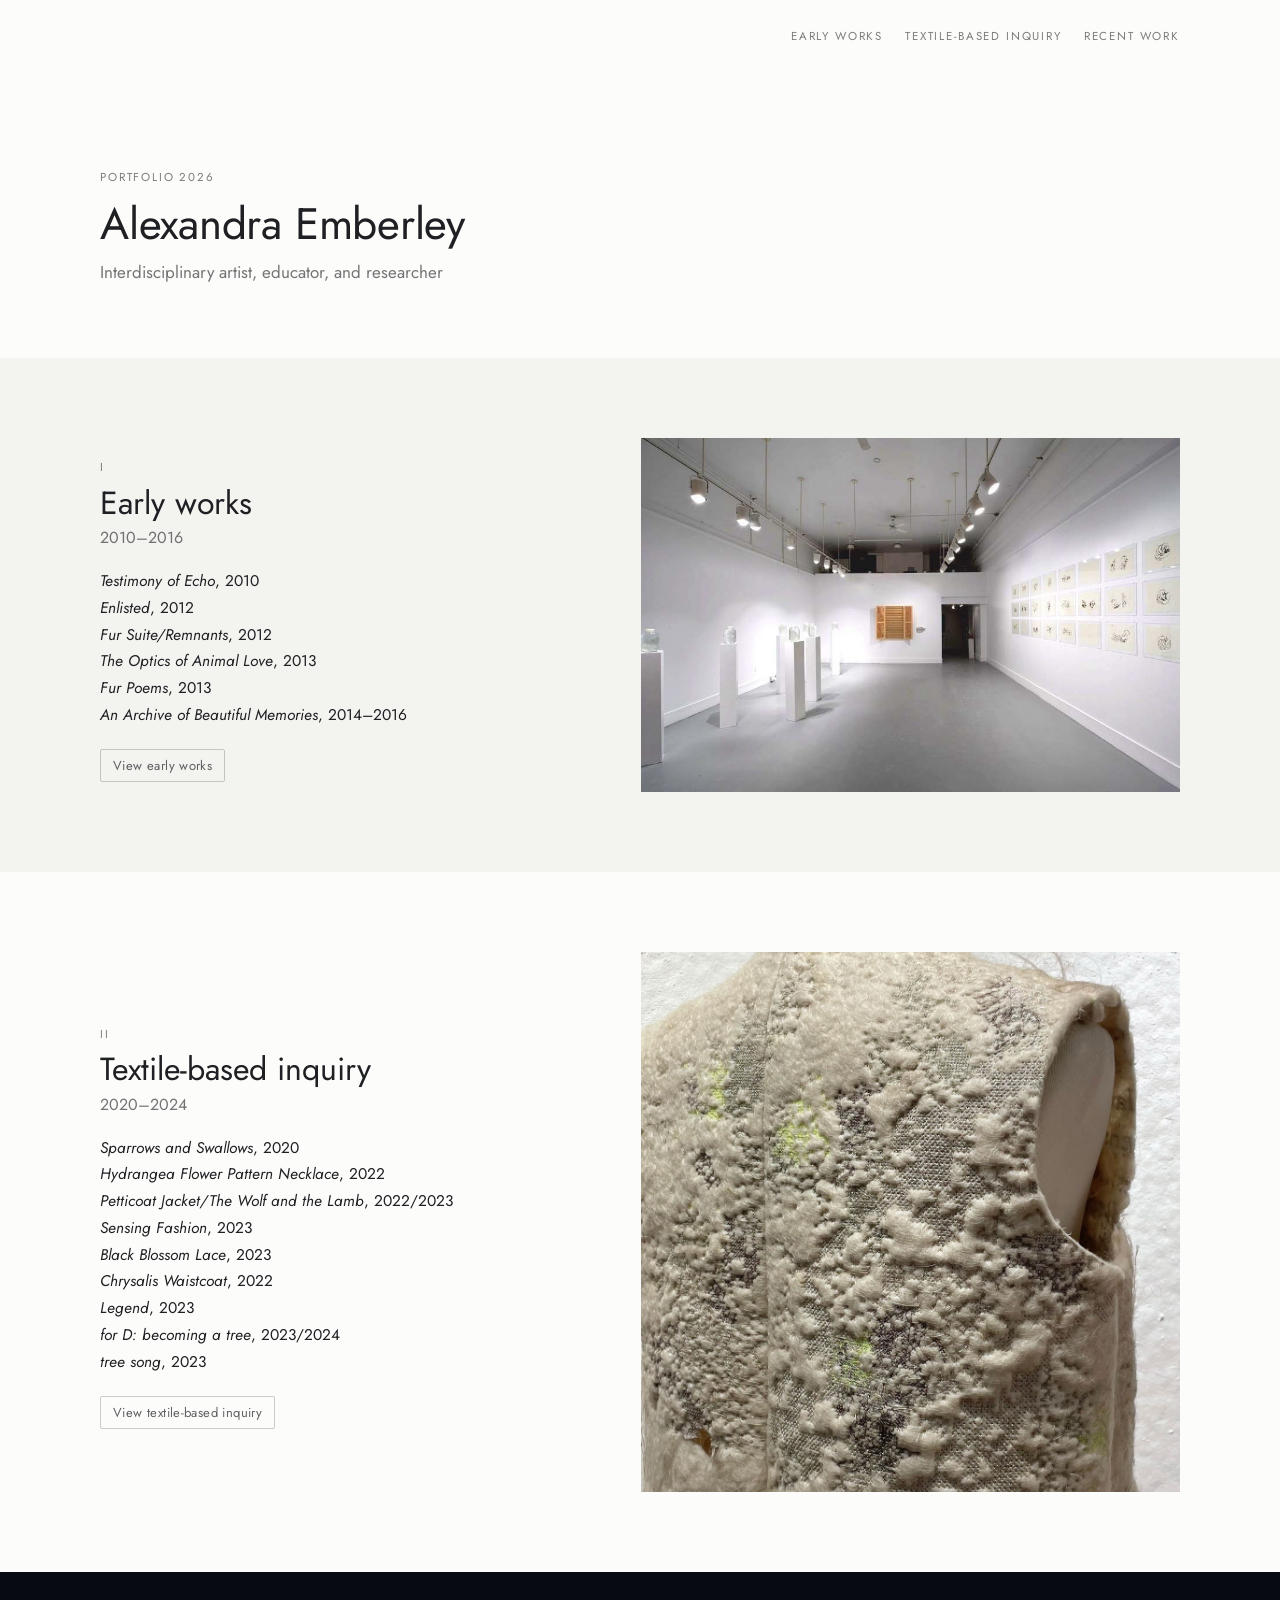
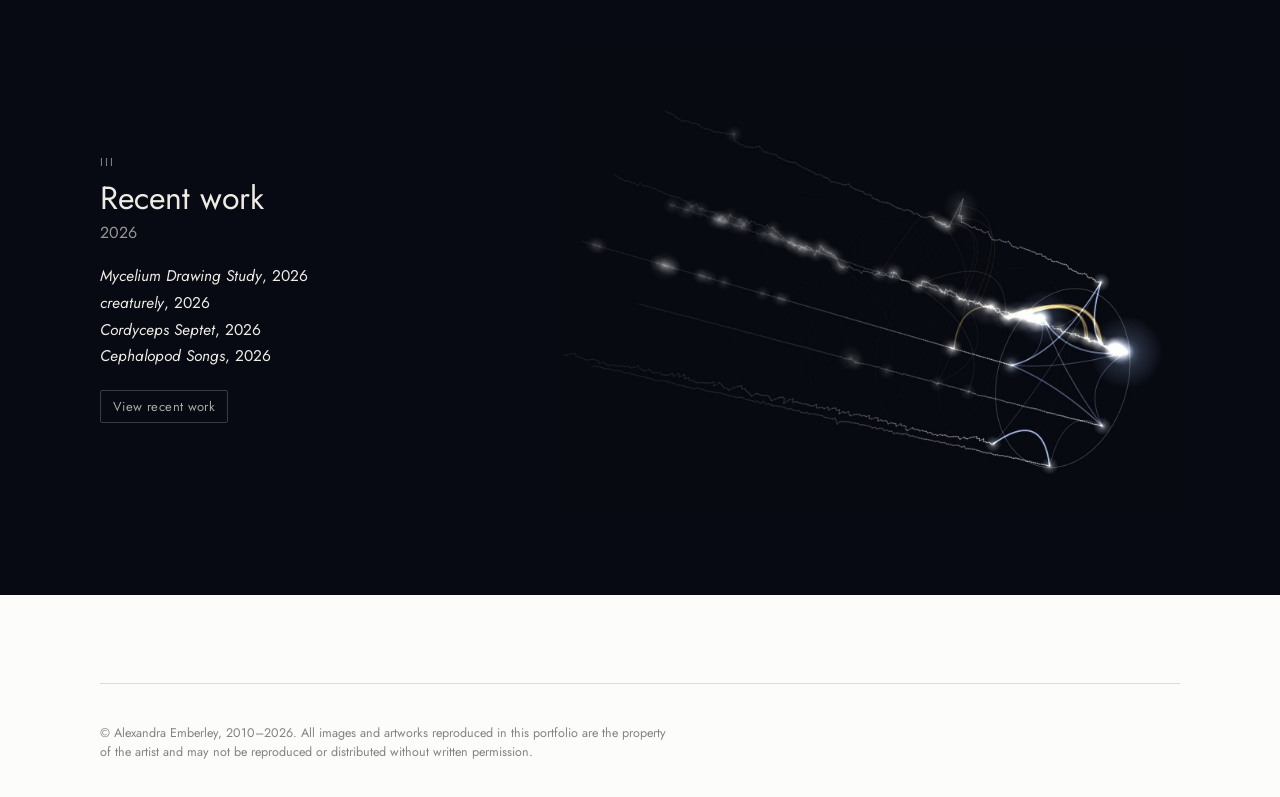
<file: index.html>
<!DOCTYPE html>
<html lang="en">
<head>
<meta charset="utf-8">
<meta name="viewport" content="width=device-width, initial-scale=1, viewport-fit=cover">
<title>Alexandra Emberley · Portfolio 2026</title>
<link rel="preconnect" href="https://fonts.googleapis.com">
<link rel="preconnect" href="https://fonts.gstatic.com" crossorigin>
<link rel="stylesheet" href="https://fonts.googleapis.com/css2?family=Jost:ital,wght@0,400;0,500;1,400&display=swap">
<link rel="stylesheet" href="css/portfolio.css?v=fd24f55b">
</head>
<body>
<header class="band masthead" style="--ground:#fcfcfa">
  <div class="inner">
    <nav aria-label="Portfolio sections">
      <ul class="sections">
        <li><a href="early-works.html">Early works</a></li>
        <li><a href="textile-based-inquiry.html">Textile-based inquiry</a></li>
        <li><a href="recent-work.html">Recent work</a></li>
      </ul>
    </nav>
  </div>
</header>

<main>
  <section class="band opener" style="--ground:#fcfcfa" aria-labelledby="portfolio-title">
    <div class="inner">
      <span class="label">Portfolio 2026</span>
      <h1 id="portfolio-title">Alexandra Emberley</h1>
      <p class="dates">Interdisciplinary artist, educator, and researcher</p>
    </div>
  </section>

  <section class="band contents" style="--ground:#f3f3f0" aria-labelledby="s-I">
    <div class="inner">
      <div>
        <span class="label">I</span>
        <h2 id="s-I"><a href="early-works.html">Early works</a></h2>
        <p class="dates">2010–2016</p>
        <ul>
          <li><i>Testimony of Echo</i>, 2010</li>
          <li><i>Enlisted</i>, 2012</li>
          <li><i>Fur Suite/Remnants</i>, 2012</li>
          <li><i>The Optics of Animal Love</i>, 2013</li>
          <li><i>Fur Poems</i>, 2013</li>
          <li><i>An Archive of Beautiful Memories</i>, 2014–2016</li>
        </ul>
        <a class="btn" href="early-works.html">View early works</a>
      </div>
      <a href="early-works.html" tabindex="-1" aria-hidden="true"><img src="images/early/testimony-of-echo-installation.jpg" width="927" height="608" alt=""></a>
    </div>
  </section>

  <section class="band contents" style="--ground:#fcfcfa" aria-labelledby="s-II">
    <div class="inner">
      <div>
        <span class="label">II</span>
        <h2 id="s-II"><a href="textile-based-inquiry.html">Textile-based inquiry</a></h2>
        <p class="dates">2020–2024</p>
        <ul>
          <li><i>Sparrows and Swallows</i>, 2020</li>
          <li><i>Hydrangea Flower Pattern Necklace</i>, 2022</li>
          <li><i>Petticoat Jacket/The Wolf and the Lamb</i>, 2022/2023</li>
          <li><i>Sensing Fashion</i>, 2023</li>
          <li><i>Black Blossom Lace</i>, 2023</li>
          <li><i>Chrysalis Waistcoat</i>, 2022</li>
          <li><i>Legend</i>, 2023</li>
          <li><i>for D: becoming a tree</i>, 2023/2024</li>
          <li><i>tree song</i>, 2023</li>
        </ul>
        <a class="btn" href="textile-based-inquiry.html">View textile-based inquiry</a>
      </div>
      <a href="textile-based-inquiry.html" tabindex="-1" aria-hidden="true"><img src="images/textile/chrysalis-waistcoat.jpg" width="1153" height="1536" alt=""></a>
    </div>
  </section>

  <section class="band contents wide" style="--ground:#070a12;--ink:#eeebe4;--gilt:#d9b25a" aria-labelledby="s-III">
    <div class="inner">
      <div>
        <span class="label">III</span>
        <h2 id="s-III"><a href="recent-work.html">Recent work</a></h2>
        <p class="dates">2026</p>
        <ul>
          <li><i>Mycelium Drawing Study</i>, 2026</li>
          <li><i>creaturely</i>, 2026</li>
          <li><i>Cordyceps Septet</i>, 2026</li>
          <li><i>Cephalopod Songs</i>, 2026</li>
        </ul>
        <a class="btn" href="recent-work.html">View recent work</a>
      </div>
      <a href="recent-work.html" tabindex="-1" aria-hidden="true"><img src="images/recent/cordyceps-septet-band.jpg" width="1560" height="1170" alt=""></a>
    </div>
  </section>
</main>

<footer class="band close" style="--ground:#fcfcfa">
  <div class="inner">
    <p class="rights">© Alexandra Emberley, 2010–2026. All images and artworks reproduced in this portfolio are the property of the artist and may not be reproduced or distributed without written permission.</p>
  </div>
</footer>
<script data-goatcounter="https://aemberley.goatcounter.com/count" async src="//gc.zgo.at/count.js"></script>
<!-- Statcounter -->
<script>var sc_project=13358656; var sc_invisible=1; var sc_security="503b06b8";</script>
<script src="https://www.statcounter.com/counter/counter.js" async></script>
<noscript><div class="statcounter"><a title="Web Analytics Made Easy - Statcounter" href="https://statcounter.com/" target="_blank"><img class="statcounter" src="https://c.statcounter.com/13358656/0/503b06b8/1/" alt="Web Analytics Made Easy - Statcounter" referrerPolicy="no-referrer-when-downgrade"></a></div></noscript>
</body>
</html>
</file>
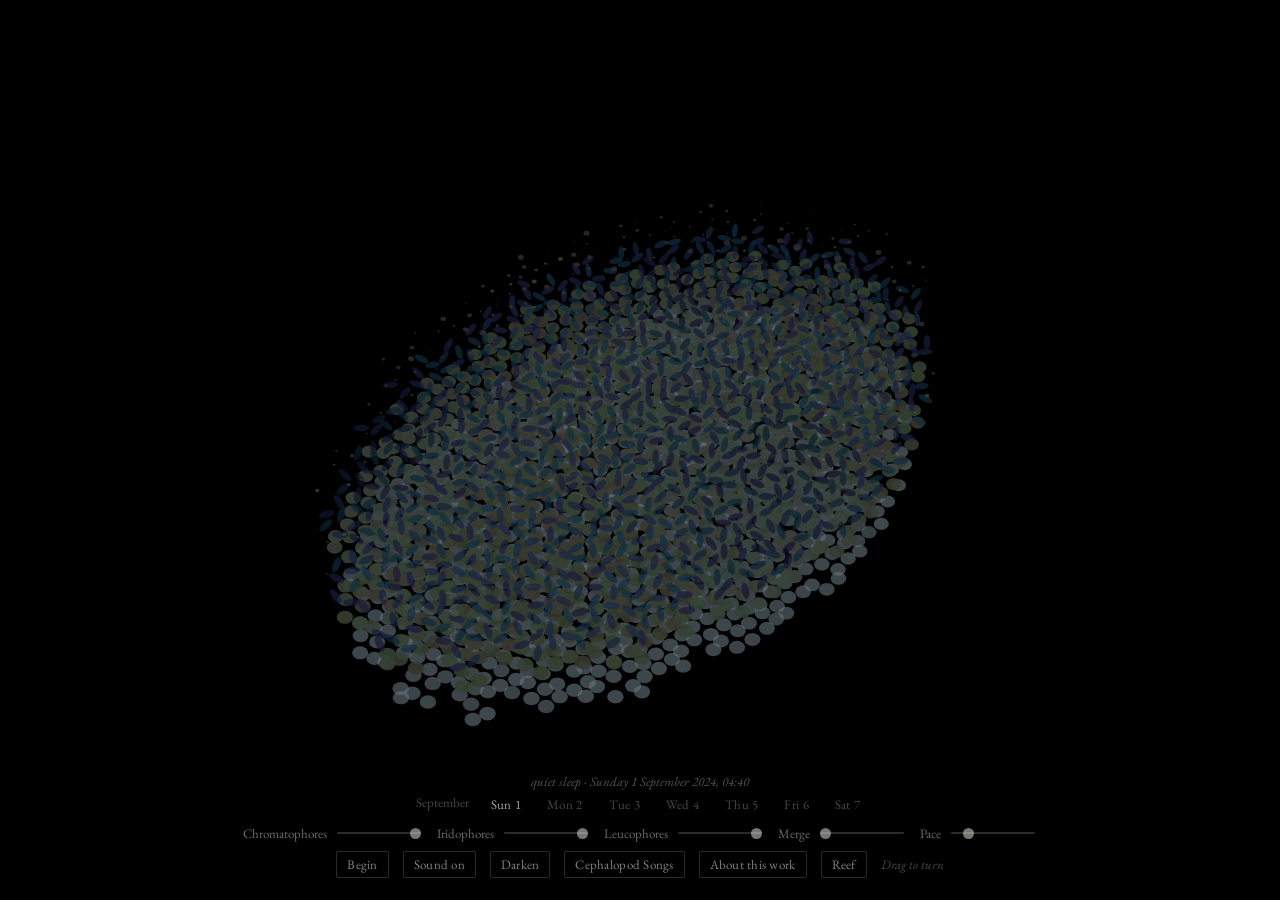
<file: cephalopod-song-arctic.html>
<!DOCTYPE html>
<html lang="en">
<head>
<meta charset="utf-8">
<meta name="viewport" content="width=device-width, initial-scale=1, viewport-fit=cover">
<title>Cephalopod Songs: Arctic</title>
<link rel="preconnect" href="https://fonts.googleapis.com">
<link href="https://fonts.googleapis.com/css2?family=EB+Garamond:ital,wght@0,400;0,500;1,400&display=swap" rel="stylesheet">
<style>
  :root { --light: #eeebe4; --gilt: #d9b25a; }
  html, body { height: 100%; margin: 0; background: #000; color: var(--light); font-family: "EB Garamond", Garamond, Georgia, serif; overflow: hidden; }
  canvas#stage { position: fixed; inset: 0; width: 100%; height: 100%; display: block; touch-action: none; cursor: grab; }
  canvas#stage:active { cursor: grabbing; }
  #work.dark canvas#stage { cursor: none; }
  .beneath { position: fixed; left: 0; right: 0; bottom: 0; padding: 14px 18px calc(22px + env(safe-area-inset-bottom, 0px)); text-align: center; transition: opacity 1.4s ease; }
  #work.dark .beneath { opacity: 0; pointer-events: none; }
  .row { display: flex; flex-wrap: wrap; justify-content: center; align-items: center; gap: 8px 14px; margin-top: 8px; }
  button { font: inherit; font-size: 13px; letter-spacing: .02em; color: rgba(238,235,228,.55); background: transparent; border: 1px solid rgba(238,235,228,.18); padding: 4px 10px; border-radius: 2px; cursor: pointer; transition: color .3s, border-color .3s; }
  button:hover { color: rgba(238,235,228,.9); border-color: rgba(238,235,228,.45); }
  .link { font: inherit; font-size: 13px; letter-spacing: .02em; color: rgba(238,235,228,.55); background: transparent; border: 1px solid rgba(238,235,228,.18); padding: 4px 10px; border-radius: 2px; text-decoration: none; display: inline-block; transition: color .3s, border-color .3s; }
  .link:hover { color: rgba(238,235,228,.9); border-color: rgba(238,235,228,.45); }
  button:focus-visible, input:focus-visible, a:focus-visible { outline: 2px solid rgba(238,235,228,.5); outline-offset: 3px; }
  label { display: inline-flex; align-items: center; gap: 8px; color: rgba(238,235,228,.45); font-size: 13px; }
  input[type=range] { width: 84px; -webkit-appearance: none; appearance: none; background: transparent; height: 16px; }
  input[type=range]::-webkit-slider-runnable-track { height: 2px; background: rgba(238,235,228,.18); border-radius: 1px; }
  input[type=range]::-moz-range-track { height: 2px; background: rgba(238,235,228,.18); border-radius: 1px; }
  input[type=range]::-webkit-slider-thumb { -webkit-appearance: none; appearance: none; width: 11px; height: 11px; border-radius: 50%; background: rgba(238,235,228,.5); border: none; margin-top: -4.5px; }
  input[type=range]::-moz-range-thumb { width: 11px; height: 11px; border-radius: 50%; background: rgba(238,235,228,.5); border: none; }
  .hint { color: rgba(238,235,228,.3); font-size: 13px; font-style: italic; }
  .state { font-size: 13px; font-style: italic; color: rgba(238,235,228,.35); margin: 0 0 4px; min-height: 1.2em; }
  .months { display: flex; justify-content: center; gap: 4px 18px; margin: 0 0 6px; }
  .months { font-size: 13px; color: rgba(238,235,228,.3); }
  .months button { border: none; padding: 2px 4px; color: rgba(238,235,228,.3); }
  .months button:hover { color: rgba(238,235,228,.7); }
  .months button[aria-current="true"] { color: rgba(238,235,228,.7); }
  .colophon { font-size: 12px; color: rgba(238,235,228,.22); margin: 10px auto 0; max-width: 78em; line-height: 1.4; }
  .colophon a { color: inherit; text-decoration: underline dotted; }
  body.about-open #work { visibility: hidden; }
  @media (max-width: 640px) { input[type=range] { width: 64px; } }
</style>
<script data-goatcounter="https://aemberley.goatcounter.com/count" async src="//gc.zgo.at/count.js"></script>
<!-- Statcounter -->
<script>var sc_project=13358656; var sc_invisible=1; var sc_security="503b06b8";</script>
<script src="https://www.statcounter.com/counter/counter.js" async></script>
<noscript><div class="statcounter"><a title="Web Analytics Made Easy - Statcounter" href="https://statcounter.com/" target="_blank"><img class="statcounter" src="https://c.statcounter.com/13358656/0/503b06b8/1/" alt="Web Analytics Made Easy - Statcounter" referrerPolicy="no-referrer-when-downgrade"></a></div></noscript>
</head>
<body>
<main id="work">
<canvas id="stage" aria-label="A slab of cephalopod skin seen in section and slowly turning: a top layer of coloured sacs opening and closing, a layer of shimmering plates beneath, and a white layer at the base"></canvas>
<div class="beneath" id="beneath">
  <p class="state" id="state"></p>
  <div class="months" id="months" aria-label="Enter the record at midnight on a day of the week">
    <span>September</span><button type="button" data-h="0">Sun 1</button><button type="button" data-h="1440">Mon 2</button><button type="button" data-h="2880">Tue 3</button><button type="button" data-h="4320">Wed 4</button><button type="button" data-h="5760">Thu 5</button><button type="button" data-h="7200">Fri 6</button><button type="button" data-h="8640">Sat 7</button>
  </div>
  <div class="row">
    <label for="chrom">Chromatophores <input id="chrom" type="range" min="0" max="1" step="0.01" value="1"></label>
    <label for="irid">Iridophores <input id="irid" type="range" min="0" max="1" step="0.01" value="1"></label>
    <label for="leuc">Leucophores <input id="leuc" type="range" min="0" max="1" step="0.01" value="1"></label>
    <label for="merge">Merge <input id="merge" type="range" min="0" max="1" step="0.01" value="0"></label>
    <label for="pace">Pace <input id="pace" type="range" min="0.1" max="1" step="0.05" value="0.25"></label>
  </div>
  <div class="row">
    <button id="run" type="button" aria-pressed="false">Begin</button>
    <button id="sound" type="button" aria-pressed="false">Sound on</button>
    <button id="darken" type="button" title="Click or tap the field, or press Escape, to bring the controls back">Darken</button>
    <a class="link" href="cephalopod-song.html">Cephalopod Songs</a>
    <a class="link" href="cephalopod-song.html#about">About this work</a>
    <a class="link" href="cephalopod-song-reef.html">Reef</a>
    <span class="hint">Drag to turn</span>
  </div>
</div>
</main>
<script>
(() => {
  // ---------- light as seven bands, red to violet ----------
  const NB = 7, LAM = [650, 610, 580, 550, 500, 470, 430];
  const BAND_RGB = [[1,0,0],[1,.45,0],[1,.92,0],[.1,1,.15],[0,.9,.9],[.05,.3,1],[.55,.1,1]];
  const PIG = {
    yellow: { T: [.8,.86,.88,.78,.55,.4,.35],   R: [.18,.3,.5,.5,.2,.1,.08] },       // a yellow leaning to green; translucent, so over a plate it makes a fern green
    red:    { T: [.9,.68,.4,.22,.22,.3,.28],   R: [.88,.5,.18,.06,.05,.09,.08] },     // a red with orange in it; over white it makes coral, over a plate a warm purple
    madder: { T: [.8,.5,.3,.2,.22,.4,.36],     R: [.72,.3,.12,.06,.06,.2,.17] },      // a dark crimson with brown in it; over a plate an aubergine
  };
  // ---------- the sky: Ocean Networks Canada, Cambridge Bay, PAR at 8 to 9 m, one-minute means, 1 September 00:00 to 8 September 00:00 2024 (local, UTC-6).
  // One byte a minute: v = 10 ** ((byte - 1) / 254 * 5 - 2) micromol photons per square metre per second; four missing minutes hold the last value. ----------
  const SKY_B64 = "[base64]/vLq6u7u6uby9u7u8vL6+wsC+u7u7u7q5ubq6u7u7vLu6vLu8vr7Bu8K+uru5t7a0tbe5uru7urm5ubq7u7q6ubi5ubm5ubm5urq7u7y9vr+/v7++vr/AwcLCwsLCwsPDxMTEw8PDw8XGyMTDxMO+vr/Bw8bHzMzNyMHCwMDDwsC/v7/AwL69vLu7vLq6ury6ur/FzMzLzMzMzMzMzMzMzc3Nzc3Nzc3Nzc3Mzc3Nzc3NzczLzc7Nz9DQ0NDQ0NDQ0NHR0tLT1NPJxszT09PT09PT1NTT0c/P0tLV1tXV1NXW1tbW1tfX19fX19jY2NjY2NnZ18/[base64]/Pz8/Pz87Ozs7Ozc3Nzc3Nzc3Nzc3MzMzMzMzLy8vLysrKysnJycnIyMjIyMfHx8fHxsbGxsXFxcXExMTDw8PCwsLCwcHBwMDAwL+/v76+vr69vb28vLy7u7u6urm5ubi4uLe3tra2tbW1tLS0s7OysrKxsbCwr6+vrq6traysq6uqqqmpqKinp6ampaWkpKOjoqKhoaCgn5+enp2cnJubmpqZmJiXlpaVlJSTk5KRkJCPjo6NjIuKiomIh4aFhIOCgYB/[base64]/vby7u73AwsTExMPCxMLEwr69vby8vLy8vLy8vb6+vr+/v8DAwMDAwMDAwMDAv7+/[base64]/g3M7Nz9Tf4+Pj3djNy8nIx8bG0N7Z4Nzi4tPP0dHRz87NzcvKyMjXz9zi5OXh1tDQzMrKycnKzM3Nzdvj1c7Oz9DPzczJx8ja2NDN3MzK0uDf1ODazt7a0tfa4eHe29fb4ODh4ODh4+Tk4+Pj4+Pj4+Li3tXU1M/KzM3S39vT0t/i4d7c2s7Y4ODZ0uDi4uHj3trj4OLVztDS0dHV4eDWy8rLzMvKysvLzNfZ2dfd2s/X0szMztLTzc3N0MvKy8nHxMPFyMvKycnPz9DR1dHLyMjJxcTFxsrN2NnZ2dnY09DPzdnf2tnc3t3e3d3d3NjLxcXHy8zWz9DRz9LJxsXFxMPDxMTEw8HAv76+v8LFyMnKysrT08/R0NTMysnJxsTBwL69vLu8v8zQxMLCwL+/v7/AxcrOzs/[base64]/[base64]/v8DAwMC/vr/BwL26ubm6vL/AwcDAwMDAv7+/wMLDxMTExsjIyMjIx8bFxcbHycnHxsXEw8PDxcbGxsXGx8fIyMnKy8vKycnKy8vLy8vLy8vLysnJycnKy8vMzc3Nzc3My8rIx8jIyMjHx8fGxsbGxsXExMXGx8fHxcTCwL28vL7BwsPEx8nMzs7My8rJysrMzM3Ozc3Q0NHP1NTV19zc39/a2NnW09PT1NPR0MzKy8zNy8zNzc3N0M3Ly83Q1dLNysvMz9LT09PX1dDKx8fHx8fIyszMysnMz9DV2t/f09DPzczKxsTDwsPExsfHx8jL0NTW297g4eDeysG+wMPGyc3P0tPS2Nzb3uHg4OHi3dbLx8fJy83U2tDc3t7e2tLOysnKys3T2dnY09HJx8jIyM7OztfXzszLysnKzMzMzNDU0tjY2NDIycnLysnKzM3Qzs3LysjHx8rRz9PW2tvb29jb29vb2trX1tLGwcC/v76+vr/Aw8fL1NLQzdTV0MzIxsbQ3tHOzMvLy8rJycnKy8zMzMzNzc3N0t7d397g4NvPzcjEwcDCxsXEx9fP19fT287Kx8bEw8LBwcHCw8TExMXFxcPBwMHDxsfIycrKycjHx8bFxMTDwsC/[base64]/[base64]/AwcDAwL+/v7/AwMDBwcHBwcHBwcHBwcLCwsHBwcHBwcHBwcLCwsLDw8TExMTExMTExMTExMTExMPExMTFxcXFxcXFxcbGxsbFxcbHx8fIyMjIyMnKy8zMzMvLysrJx8bExMTExMTExMTFxcXGxsbGxsfHx8fIyc7P0NHR0NDRz83Ozs7Q0dHPz87Ny8rJyMfHzc3Pzs/Pzs3N0NDP0c/Nzc3O0NPU1tTSz83Mzc3Nzc3Oz9DQz8/Qz8/Pzs7Ozc3Nzc3Nzc/Q0dTV2NnV1NPU1dXY1tfW1dXR0M/Pzs7Ozc3NzcvKyMXDwsLCwsPExMXGx8fIycvNzczLzdLGxMfHzsza3+DW2d3Y0dLT2t3W09XS0dLS09PT09PT09TU1tfV1dTU0tLS0dDPzs3My8rJyMjIx8fHxsbGxsfHx8fHxsfHycvNzc/V4N7k29bV1NLQz83Nzc3Nzc3Nzc3Nzc3NztLNzczLysnIx8jIycrKy8zNzc/Q0dHR0dPT0dLT1NbY1tPS0c/Nzc3LysrJycnJycjIyMfHx8fHyMnMzc/S2NjZ2OHa08/Ozc3Ny8rKycnJycjIyMjHx8fGxsXFxcTExMTExMTExMTExMPDwsLBwcHAwMDAwMDAwMHBwcHBwcHCw8TGx8jIyMnJysrJycvNzMzMy8rKyMfHxsbFxcXFxsfIycrKy83NzMrKycjIx8bGxcXGxcXFxcTExMPDw8PCwcHAv7+/v7+/[base64]/[base64]/[base64]/AwsTGyMnJycjJycnJycfGxcTExMTExMTExMTFxcTEw8PCwsPDwsLDxMXFxsbGxsbHyMnKysrLzMzKycjGw7+8uri4t7e3t7e4ur3AwsXGx8jIx8bFxMPExsnMzczLy8zLycbDwsHCw8PCwcG/vr6+wMLExsbGx8bFxMPCwcLCwsPFyMnKycjGxsbGxcTCwL6+vr6+vr+/wMC/vry8vLy8vb6/wMDBwsLDw8TExcbGx8fIyMnKy8vLy8rJyMfGxcPBv768u7q6u7y9vr7AwsTFxsbGx8fHx8bGxsXExMPDxMXGx8fHx8bGxsXFxsfIycnJysrKy87Q0NDR0tLT1NbW19bU19fX1tHPz87Oz8/NzczMzMzNzc/Qz8/P0NHQ0dHU09PS0NHPzs7Oz8/Pzs7Nzc3Nzc7Ozs7Oz87Ozs/Q0dfc29PU1dXV0c/S0dDQ0dHS2Nna1dbb3tvT0tLS0tLR1tze2N3b2trW09bb29TW2t7f39fY3tza1dHV09DQ0NHT1dDNzMvJx8bFxcjPz9HU18/[base64]/[base64]/[base64]/[base64]/QUNFR0lKTE1PUFFSU1RVVlZXWFlaXFxdXl9gYWNkZWZnaWprbGxsbGxsbG1tbm5vcHFycnNzc3R0dXV2dnd3eHl5enp6e3t7fHx9fX5/[base64]/v769vLu8u7u6u7y8u7u6urq4t7W2tra2trW0s7OzsrKysrGysrKztLW1tbW2tra2tra3t7i4ubm7u7u8vL29urm5ubq7u7y8vb29vLu7u7y8vL28u72+vLu7vb29vLu5uLm8vLy7u7zAwsLAvr6/wb+8u7q7vr+/vb6+vb29vb7AwcHBwMC/[base64]";
  const SKY = Uint8Array.from(atob(SKY_B64), ch => ch.charCodeAt(0)), SKY_N = SKY.length, SKY_T0 = Date.UTC(2024, 8, 1);
  const skyAt = m => { const i = Math.floor(m) % SKY_N, j = (i + 1) % SKY_N, f = m - Math.floor(m); const dec = b => 10 ** ((b - 1) / 254 * 5 - 2);
    const v = Math.exp(Math.log(dec(SKY[i])) * (1 - f) + Math.log(dec(SKY[j])) * f);          // interpolate on the log scale, as the eye does
    return { v, lum: Math.max(0, Math.min(1, (Math.log10(v) + 2) / 4.5)) }; };                 // 0.01 is deep night, 300 the brightest noon
  // ---------- the model: a small transformer, trained on this radiometer's July and August, asked for the next reading ----------
  // The same architecture as the Cordyceps Septet model, ported from numpy; weights embedded below. It runs here, in the page.
  const MODEL = (() => {
    const meta = {"order": ["Win", "bin", "pos", "Wout", "bout", "Wq0", "Wk0", "Wv0", "Wo0", "g10", "b10", "W10", "c10", "W20", "c20", "g20", "b20", "Wq1", "Wk1", "Wv1", "Wo1", "g11", "b11", "W11", "c11", "W21", "c21", "g21", "b21"], "shapes": {"Win": [3, 24], "bin": [24], "pos": [36, 24], "Wout": [24, 1], "bout": [1], "Wq0": [24, 24], "Wk0": [24, 24], "Wv0": [24, 24], "Wo0": [24, 24], "g10": [24], "b10": [24], "W10": [24, 48], "c10": [48], "W20": [48, 24], "c20": [24], "g20": [24], "b20": [24], "Wq1": [24, 24], "Wk1": [24, 24], "Wv1": [24, 24], "Wo1": [24, 24], "g11": [24], "b11": [24], "W11": [24, 48], "c11": [48], "W21": [48, 24], "c21": [24], "g21": [24], "b21": [24]}, "K": 36, "D": 24, "H": 2, "FF": 48, "L": 2, "b64": "[base64]/[base64]/nj1JAwI9U6EgvtEfYbybLqM9to0HPfarbj1VBQm9i8eYvDfttjyYdag83qy1PJRBYruMIIi9/eMtPfY5pDycGdA9iPioPbQ/[base64]/Zjj0KqAk9siE0PncvML47G2G9YJWwPV+yXT6slfS7U4aFPKYztbyj4cY9pDv7vBYbhj1zaw+97RfHvei1cDxUQ/E8LZnyPaMirLvd2Si9FxVLPRwRrLomgQE7ijiCvN6Zqz3yPv08YCAZPqadvz0vQYM9hScOvmVWYj2Zjkc9bUiVPTcVoz1ZDDi9OxWKPeFCHL1R1Bs+UD3RvR/OHL44XBW+a5l3vXnusb3ZxDA+0XDdvDBwAL7hFA4+44NyvSoc571O9qI9AdhAPdnKE71WBAA+xzilOtpxCj4it1Y9FbsRPp9hqDuIvfC9eHBNPsH3FL2msdC8vRtMvSK+37z/1FU83pvdPIGoaz3teic+axwdvI7T5L04bsG9wnyGvWV0Gr45r5o9KNhPvcuyZr15wAg8pqfgvSale72XNZM9mkqPPZb/[base64]/TdD0R8Mc7/WNcvUswp73oyAu9M6mZvZspGz2gxqm9J/t9Pa6mmj3fE4a9AHbgPcVhmrycugk+OZBEPRnbrD0MbMK94GWgvKR+4z1SaIe9JmQyvuzGPr6tK1G+N1YqvuDs7rwJMgo+a/bivH0p3Tx0vuW8M6wCvFOHXryayym8wCxLPWtw/73BUIw9orS3PTM8prtSMbk9Gh1dvZGiaL1UqoA9r5jgvO8OR71ZFKS9mOpSvdiuhD3HHCC+3z8IPSdokrxNjqQ9DQxGPYsba74xNhI9ZMCRPG0B5zt/STq9wL+lPUI4WL12QBU+N1h3PX2rPj5aU0W9JZwSvky7Jj0hp8c995AUvC9bFL65rnu9sKBAPUjmqbxTrLc66M8xvKMfi70pe/[base64]/sdY950OdPddoGD5/OsE8MDMfvtzbyL38wfE90BuovDC8oToQ7K69ngDGPSH6sbxKTwA+Xw8lvSJBqD0Jfu095MmSvYaKoD0eHL69UYOfvcdXPD19izm9KLFMva11j7z0C5K9sFzjPS2yND3OyqW8t8OjvEtccz1G/yY+WQeqPX1Xhb3SQlw9Awu6O/7/cbyrxz8+GQ8SveWcW712pTK+6J0JvuTqlDwX14a9K8khPa/p3L238mu9wNt5PRmE/z1Th5c9xXPmPUAWEz7W/Zs9TBGyvSuXhLuAYpU9saPBvG5nWzxI7Bu+dO1hvd14Wz1MdF2+KwC2vQEdjLxoHRe+kGY7vAIfvb2C+yG9IsDuvPl9lTrMV0u9MZKmPIljXL0/[base64]/[base64]/vID9uT1ul6W9JniiO/zrPL4MMv+7YQEDPabWiD3V+Y+94jzrPF/Mwjzes0o84BIjPDo+KT1C6Sg9hVm9vUsjzL2c4Wg+88UoPvrTK75TGrg8132LPeOnhj3aCHK73QGcvTyW57wjVRU9IPIDvMe5oL2IHuy8cUy5PRiwxT0sLNK9XHkdvb3wgr0k6wI+WS0svIu9BT5crma99mVAvOPf+L2mXgg+/VOZvKxtKb74rXW9fFYevncpnTsj7ty8jlbDPDsZzT1TlCw8tc4PPeVcPDsgPtW8IRkrvjtckj1QkdC8a5e/O/[base64]/L1UI/Q6D4K5O7ZoS70jGL29FnUrPtUQTDwTQQY+0oA+vfh39L3kmoQ7yS5nvRhtRj6/2yc8TKS0PdgB3bw48YS8AJuKOxY5TjxNf8I9+PHUvK0tPb3mx5K9+ERcvKz9EjgYbDk9Qs37u+IYkr0veZA8Yz2iPZVCjLz5KYU8PKv8vPuSwT0ayE87Hti4uw9ttztYS3U9nN8BPmXtRz3qFWI90eH5vSm0YT1kp0I+gbR3vSoeor2A/xm8GJSdPVu8ST2kdsK8ds/AOyokIj2qMjU9vzlbPqV+kz1EypA742xDPQ6GM725TLi9J2F0u7JbAz30qgO+e8AfvYX22LxSxBE9EUivvO5wKT3CGXg8/M2nPaOlEb6XGQU+8xDWPcJ5ozvG4pU9gol4PXABl70u166854CuPRiMYzxdLpw9ucxHOyrvm7zbm2O9gyVLvdJLUr1tvwQ+1B6nPCYSq731aTA95h02vOkDer49rGo9/icIvl0OPT0Tu6C9Wn/9vUGlLz3iA7S9W+/NvFCiwryi4QE9CCW5PQikL7zQHMm9ax8ePrZcf72pQh4+w+yGvYscfj2vCKc9GlmhvfshGz0op5s9BMKTPWGBybwBnjk98IwPvVgtsb1GKsA9C/Ztveybqz0rNaQ9uTuDvY8ukLxlUNW8xPtdvZUlWD18fQS94dsBPkOvQD0uh0y9WMicvPBolbwfZ9m9kJGHPZbSqD1wHJM9o/kSvXlvvz2udNm8b5SgPcstFz6BS5A8l+wAvmXYgLw+uGU9u7TZPUQ9u70Cy4K8bv1zOztKPD1R31o9knGavbwY7LzTVbo9qK8FPWs2Jz0e0sE9V8lBPL/fgzzxZ8g9rEglvf6fQb5L1Uu9PjM7vIe5fL2UgKO93z1dPWBZSz3Dd4S9j1Z/vKdCA7x3p4W+jDA7PkxsOD5G0q++zqGuPb+wH71jcQe+4W9bPS8ZJb46zK89ade5OggWpTpbif29ck6vPJeymz0XLPW9FyUHvV2Rlzw6ARM7sO4ZPSD3Czy4qAs+UHJVO6Mdgr7NApo9dWD/Olv65L0TfdU9kz+Svp9I6D1Py3A9kHbjvawslztBCg6+c+gOPU1XXz3+0Ng9ANBlPdxOm71VSgi+dJZpPaIACT7dGhG8mNY1PeD3Fr7X3cG9Os/XvYosIr0/hYQ8a5R5vdWIq73QybE9bNK2PVYKKz04sF8+a069vXrkxD22xkQ8cmb8O8fKlz1YOsi9ECITPiMLyj3IER0+KAV5vCGinDxZxvc8hOROvrkyr7yiitw9w9khPEQcR7438AW9RY7xvIQPMr35Tng+xuxMvoa75rw6+II95Bkvvjtl/DwfiYO6gaT2PX6wRD2Ukfc9oBs6Pbf8pLnHJNE8GhMUO7B+FL3bee+8u48/vVWGpj1VEeG8usE0vpH+bjxHhNW92fNGvsdLmj2crKw9RINwPkk5mz2kC3C9T89ePRHxxz1DQAK+F2a/PcDwbjwnHjc90LVCPV4HXT1cveY9d8YJvBpxZzyFNZ88NT21vBDkf75D8j4+EPnOPO6Ajzybizo9YmOevYgr9b0jJl498kU2vZCTFD74H2A9CCppvZwGaD4Jkf+9Hf7svfuhbz26ZGe9kRoZvlXvgL0u4/28p2SEPUwGnr0Epnc9E9aBPe2u/j1RdVa914nnO4BjGr6op7m70lhZu6atXj61E9u9AUEVPlnOiL63Oz09lHvNPI7qhr2yl7g8DCPQupr4zjxgYAe7vjkYvsTi37yL6Bs+pfMJPT8j9TytIyO9bn4wPDpCbbq0WAy9OA2wPYzEsr1fZYG8KTkGPbs3AL2+hLq9NTzoPDtYcb125lu9+Vk/vQGxCb2JzOS8a3huvVnqqz0dcPM9CuEXvQNPJT3SPqq8fR7gvOS/kj0Gy9g7g+ZBvWrrSL3n2ma9BEE5vJ6wlj0dyWW9D8HJvVnanb30LQi++j/RPQjyA7sEc0c+AswEvgVV+D00s3O9jjkTvAKNlr18kpq9Ar/cvddsxLzzuh2+mLWVPO/Gorp4xlo9aiOYPGtS8rgQZM87n8oBPU5/k7sT2yO9uhGPvVx4Bz718488EbTBvbGPJD7jPuW8Fm9tvKlzJL7SQ0w8ypz8vZ2DoLzvIhc9Dis5PLLeXLwoDh07uuVqPc/4IT7d4zG9nPJ9PdidRD6HBJE9pm+Ovd4vlrw0q9684PuGvc+/0LxsRQU8cfjNvJ46Ij3d1Nw8xAhEvdVBjz1Xag49IuwsPWlpdz1w6DM9LYuSu7iyCj5hzY28OSSBPo+q8D1ZPuo9QECpPQNNG76G5TA+j5/qPPKh4r3sMZk8bBGPvENKe77Xj849AzkCvlLJ/z22O+48zVQWPjN/Gj4MLx2+IS8APqCnibymdWa93AOavXaWCz0Gn8E9Gv9ovC/9kb2GusC9TVDqPaiLAT7mwh69ZKs6PVJsdbw3asC79801PVDo4zvDpTI95nQ5vXv8pj1YN3y8WMh+PD73wDzY2bG9QzQpveRgM70MJ6s84+XOvSsE470F0ME9xMD8PRuDsT2bSRs+liELPfeRQ73Jagk9/mG4vdkE/[base64]/[base64]/[base64]/1hveO63z1SNQs9tzSaPcfGpbxW31o98cUuvW1tkjxW4Au+nM0lvZx9Cr4cqky7GCitO3ItHL1ua5A9p8AhPQlTej3CFN29BF2dPf8uBj6jHOe9q65Wu/JmGz3GkoK+JPBdvpsyUL7IW+w82pmSPJzlN7yBHkk8U80UPnyTaz0i7k09EXiqvTmCbj0TJbe9ZiqHvZs50zzg8qm9/LNcOx9KtTsj/yG7uiMCvqqp+73l58G8kA9UPWwufrxqf4y7NXqUvMXfCj7Qcus9YJ0sPWLCIL14pO49MMpHvfBcy7y0eoE9qvANPI9i7r0jN2Y9cBP8PFb4/b1xnDq+VEOcPA4PNj2DkNA9vRgAvrnI9b2Dlt89pocFvkit8DyvX709Hq/MPTng5r2Sj6W8pQxKPoaGO72GeMk7CQdoPVrvEb72F1s9iCWbPNr2Hb5svgC+kcinvV8S6T0/nTm+uaUoviUIl705yZy934nEPS7YED0zexG8ZObdPRoajb1vi1e9cwpJvURR+jyxqRY+q4vIPHDGFL0/WD+9RhG8vcAUmD04wIe9yP6jvOJKzb2THBC+9v9Hvn9Xyr2g7UE9/gEGvB7pjb0I5AS+WkoYveCPh71xTDw8q1QHPkmS8jwscyO+lIKrPTX6Eb6hueQ8OQG4vWebFz2lDYc+f7VIvcW+Fr04JlA9aSuCvAThNb0Cn3+94M1uPbcQdj2XaEO9yZGwvTyRaT4VlGK+Gp/oPYnHWT55t2i+mWQEPmiXCb79Pki+/H4aviU0H71NM5g8jRj7PTyUN70iybs9SnrVPWHCQD2424i9S4ioOxfEwT1FjeE9sn/7vHKSSb4PwOI97ZtiPsErjz13vek9w+uTvAVN0b3EBqu8OCMkvgd8Qj6/gZW7+q43PjDAXLzPlQ2+6yUcPTd3T719jXW9SwEXPhBWIj4+PeW9+UMhux3hoL3GYaw97WAQPhlUsr1UCTQ+5RR4vW1giD7NHAC+fAVEvWT04z39vie+j3IoPrnE/L0XGDQ91Yq9vT4YxjwZXw89Rl0EPTdW5zw7d5e9rmHmPfGEQj2cAmO+anNCPkUOcz3++Bw+L+8IvdJadL4y0L881495vbbFTzxnOgC5USX0OsmiRr6/F089IJdWvRDOrD2xE9e9Fbr2vIM2Qz5BUem90+LDPVIbyj3HVZG7kzLAPRt/gj1ZPfE9dWFPvWPmibynKCw9E0Z2vYV67jx/wK+9qkNmvr96iTx5CM49acONvE7kfjzD+yO9e8tmvRmU67vfm9g9KbU9Pn01hj3igKa9VwT2vcWNnD3R1Ic8vxa4vYxHoL05zIO9cneCPQYMW7skoOm9f93PPX/Sfz0Rkje9aIYePZwo3r3LS/E9iTERvgrFEr5Up6C9N0yovbgzzbxfq6o8COw6ux296T2QkF+8BqSkPEuQAD51ITu97drxvWHCij1WLyE+A6VUO0J9sz2WEkO9FZbFPPRz3D0W0ke9wCF0vS8PKz4kn3u8hZRBPfz54T3/9fg61J0CPvRBw71qY6k9SQJMPvYHLz6px9Q9imAsPsdT6r3L4hI+eEEgvASwH776CJC8WAakPaeVfr3DgAY+OhvbPbwAqb3x4Yg9/PFKPMsyk73cIP4851tQvU16V75O3HA9xjMxPDaKIT6YYD8+5df7vFwZMz315um97mywPamGzL2g0+S9lThfvQrjJj1IVvg8oMUlPO0iTLwFXJg8d9WRvZdvp70c/+09f5otPQob9j36AIi9EtqFPfPfBT6aeaa8GvATPcceJDldVWU9ptkyPcsKBz5WLT896Ym5PTh5R7zlmYe9HRs/PEGzVr2b/xi+YMGkvfZTKbwum6a9JF8kPp+rOD5/Nee9wVM5PWM9Ij2JXBk51QMkPoHaRD3W3jM8RZkxvp8IL72LzR48FEdlvVHIHb1UC7S92TeivGLCXL2naR++gdK4OWivyr1ScAC+rYfOPQdfmDsQXj29QPdQPW+eDD1dZiK9vZI5vvmsab3sScS6Q3nqPYs5gT1MCdq8f9tMveNlOr1mk7y9/[base64]/fXT0h7As+Gw0AvV9sqT0cP269/KIpvWcsHT27dKC9aOHYvbt1nj37eEq+86j/PF7wKr1nua68nUL5veEP9b2KZpm9sMHEvRPzg733BNm7fmiKvZWYAr7O0Ng8HhqWveaiyr1ys1K9YiQePWVZPz65Tv89XVPkvWz0cb0b/iq9f+0GPW+l2L0rHW4+G3hCPdBXjT0f59O8EYJtvYUK/b3TU+s9xc8cvffJtztB3Fu9VWabPcaNib2H1gO+1vNxvOfrYDvWudM81btjvRCnsD1MBgE+g1HGPKKUXD1fPjm+P7fGvcBEZb6Am689HF6tvJo7Jr2VdZY92T29vUfv3T2ePgs8/3PaPauFSDuSN607ViuEvefUxT05YTS+xokhve7mgLw6ogW+knRAvbvzGL65Uxs97OcBvgP/Fj2/bsK8OkCgvdbsaL7Qi289Nnj8PNBIC74ChBU+TCcFvlWqXj7cJfQ8IFGivXL+ET4SJ/g8Itt1vQu/u7xEVIc9lyGZvUDYgT3CdMu9Z11fvCWcX7wR8qQ9oFEEvj/y0jyOMAe9vjuWO1du/jxPo2O+y0HZvBIHQD6tkAK9AoLZPdcjq73rB2s71Q/ZvU1DKT1eawU+ZCoUPmEIPbzwx7S97jOHvR+31DxQpYE9GcDfPbcK8z1GE5E9AK+QO/HJebgfNMM6jQPXPY586T0AFGS9hIbEvQrOWD6GOYy+D0ERPrwJIz33Xxu+/MVmO5EYA76h08Y9a+9fPWCF4TuGLQK+II0lPXPzfjxHm5k8SbzRvToxE723N4w8ihCuu9aGID4AEKo7p247vbs6FT2OUN29lNVqPTmwWz6BEgS+5fysO13WuD3VTUC+xpzbPfLiBr6yxTc7fHeLu0XRCb0h05E9DT6gPBy1Fj1/fag6BQTYPSx4KL66UfA8/lPbvEfNuL178Ja99p/6vDMqZz1n9XC9AjkfvKXJozyzXMu9+pvNPQocOT5+5lq9KhGkPWuJhLwz1xc9TXnHu8XoRD4Ae5+8tJVrParwbT25sre9+ZgXvgtQPz2uvYM9NfswvU4EFr1nTbM9jNtQPSH/YT2GBwA8pVuBvbD/xL0R2Re+9nOTvHCiKz4CEBI9cbRLvIMRA75hojq9OhhCvM0h2bu3cVk90C/pvGMAhj1V7nI7AeEUvMRB3D3vo4i9yd/Mu2Fjsr3srKm61dSjPZbeiz0LOQo9Q/qhPd6oGD2SSWo9XFPwPL7Me71DAEg9DgE6PU7gpb0ODbk8at+lPZyPSLuTvNK9dHPgu7CxBj5OIJG9/K6BOwT1S72En628eZsWPM52Bj5yPoG9Fy9uvYDysb1C47a90ykEvjYiiL0q+eG7cCUQvJS5xz00WYq96IGavd3+i70dvcI8u7q8vOvVQT2SBJW96yrIPQALfj2o9fG82M94vTWv4budRnO8vTgpPmaHjrupXXk9EeiJvcDrD76l/FA9ZcQ4PWrPV71pugy9s+5uveucAjwkqsQ9+AkBvhhmNz3VVZq90hLHvDEpEbwxWgS+FwJTPrsyTz6VhY89I3x9PXOlYb0/ByU+4HqrOvBQmblCwtU91hpxObnni70+2wa9wpbWvEuWL7wdE089uggePe/p9z0Nn1S8JGzBPWaI/z191sG9ZiVcPRJ30L3vduu93ygdPsJhpz1vgg09vBQ/vTQVsj3gysK9PjVOPL0q1Tx49to9sDW1vWRWeL5vTA88LJXePIvzfjyQ3Iy9AHvbulVkCL71p249IFKIPajjTr0CDSm+g5tpumKU7LspzsU7b9C9PX2JyDzIfS4+YCcWPbzJp72prcA9fYSIvDwS4rzF0Uk9f5FHvCa/EL5k8aa9qVWlPW2BeDxcHoc9lHOHPQsWHT5lp4K9GO02vfxSqb0RrxW9xyqxvUbzbTtHgCu86oZYPcchw70Rp3m96Zm6PA//[base64]/[base64]/A77a8re9etZiPCKtmb0F9F49JwhIvcV8Ur3KQqY8YD4pvo/Gh7wMVho+vmhvPYCR5b287jg9Ty8kPsdw4T2yufq8YXJLvVtRtLxC+/G9J6CUPPs+mb3B7FC9LGOUPPteC72SwB+9Xu4xPlb69Dx+zNY9rAElPdNokz33L9W9AaSxvK+pC72ijQm9YShsvAPYn7xE7Xy8cYmJPU0vp7ySUoo9EtYGPZdsn70r5/m9jddNvYdy/bxvJt49d1/YvayNqD0B0KK8Y3povW6toL3ZRi09QWQSvkbABL0ZGb+8m5hCvHLuVT2PIGe93tO1PAyLo72lbdq7FJYqPf0GdLzQNTo9ghLWO7QG1rzv1e46xP9AusTnCb7tP+e9ujUTPYxGML6NwKc9XSz9vWk+GbwvYjU9x2GFvSoXzj3PzOa9iL10PQTfpzsx1UO7E/CJPVPLYz160qC9vwDbPTx8zD1UoRI8BATAPLfR1z2uiQg+HsY0PcRfmb3x++o8L81UPdrTnL2hU8+9CH/[base64]/gtO9F9+/O+YvKr0RULw9/smBPRwFK7t23Ja93iYGvKa35DxkNZY9wEwIvZ/iLTyTd9q9ftgrvbw8sz00Dgw+kARPvRb+uLwl5YW9XHTPvcHxODwmbro88LgePYp++rtLBqI9+M3GO+qlrD3O2ZM8QvcSPl9slT2oPdg8eVq8vUvESj0iSRY9u8MFPiv6Nj2Z2JO9Mc6NvQ1GrT28/[base64]/[base64]/LdvEEb2zwx7hM8ao8vvGX4j71w9G68xPpvPXi0mL09JIs8de0QPqi10zzapRc9tKePvZDkCb0Dl728AXMHvTpKzr3Z0Au+qUz8vNnKbD21V1Y94oZqPQmdYT0gEI69w/eBvdYmf7zqsKG97l4mPbBFYb0SOaY96SqUvbdEuTyMJA0+Tg7QvSP2Wb1Mc229RZOWvW62cDz/0V89NAlxvbqfEr3fbkw8GCLsPNGFur2yRzg+Hm6PvEj1aLp7OD29N/fkvHnZqr2eUbo9bwwcvu4YBr0i+Bs9mN0XvpAgJTwtKfA9ozdaPDxpJbwiz8K8e69EvOQy4TwgknC9OCFPPNc0hryP43u9RuqtvdGVVT2/Swq9vYzPPXrYRDyrU+A6/LSSvdzGnb1Js289hxgYO4SBDjxxRk49DnWIPf3HBL0WwmQ+RJV+Pr4ESD1Xqde9OdaavZsG5zzr9Ve9laGXOpnfLb4+FBs9yDbdPXUhyb20drq7fSuZvOsTTb4eHyi9J/[base64]/[base64]/BXWOxA9Ar3a0RW9q0T+vG3CJL2O8jU+I+wEPfDl6LwK5EY7paMfPe9okbw267W9EVTPPaYZnL0UDXs9Bb2DO6EEj70OzLy5SXwwvqtV9zzkdyQ9Xh9GvbtlpTzGOFC+p4w3vWXL8L0+S3s9aUZrO2gMDTwlGPK6D7zpvL9akz0qmZ+9Lmx/PQN4Hz3/JY89wI7cvB0Atz3E8p89cXQDPV+qvT1FkxW9lCuuvLc09D3YhzA+6LwBvuuRhD0xmuq9KE8vPKibML01kuA8WarDvO3SqDzXWPo8hS31vLMnED3V4gu8D9NKPeiptz2KHPY7MczjPJf3JL5e9yy9M9tPvbVnHDt1x/[base64]/[base64]/n0hPUIp+7z/K4Q9/gBkPTvteLsGVo29TJ2+O/[base64]/gC+xH+WPQusyD1mZ+S8XiN0PLDUZr0/RMI7W6YqOIcUILu12KE8P8mLvRhQWz240ji9WIloPH6WebvqDai9FCoJvbkBGD1LQNY9TOdWvfm7Nbxxt468oTI3vsy9DbxZeaM9E0uhPS/[base64]/fvRr3fr2DC5S9ZHGBvYWWkz2zmCa+dWY0viVEEz58Yoy9t46lPYGMHb7xqGI9i+wBvsDNgr1Fc8u9xdepPFlIk71XnZG9v+NOPTMG4D37RcU8cpPBPD0xnD1MjQg+o/9YvOjXjb2quw4+BcDFPb1OfT/bV38/Foh7P8xagD8ic34/liuAPxsufz+K6IA/E8V7P1Kffj/lfHQ/mMd5Pzyiez+3D3k/qsx6P2PjfT9pWn4/k4JyP4eTcj86sHk/26d0P10xeT8Ztns/ujN8P26onLqPz2k8ZqxpPA4lA7tOTYC7hnbMPH2ShbqrZYm6KtfCu1Fh/rrvvsK84yi1PMS2NjwFvI48ihX3u+X2fDzYqcI7Ml2LPPaSyDs3cO27Ftf3PG2CGrxLBjK8pLaTvMFyuL3luaG9DYQXPQVVzrsTCXC9XM7pvSchBL1a7wE8uH9tPjyR9L3aUh89iC9DPPyfi7y7ESU+FZMOvT4EMTysaCO+VjFAvc7lRT69sC0+e2ErPV4MM71t/xU9VJZVPSrbMT412NG9e3IGvlqhOL1EwNS91+n4O0geCDzt6pq95d24vdiAM7whnng97p4hvQQzG73SZDa9NgLZPdM50L10TDC9KGNqPGLUJ73eI6M9zsXpvDNmkjzYpSq9TM1nvc9tKb20jd08SOqRvUZYRD5Rh7+7rzGUPT/e/T12whw+PAUMvv4bUL350My9qoA6vdGF0rxNMwu+yD61PTiQ0j1OO2C9eCSKPU75hT0eD3g977b3varQbD5iXiQ+P+hNvT5pML1G0Y+9RvH/PBOy/[base64]/r0C1ym97QDSPPXNCj5kGhK8/[base64]/m9deEKPmi9Ej6+QMW9TbGSvQ5TYjzDFaQ9R+Yzvm9ZCb3kFm49yJ2GPedTDT1h5Dm9WrocvRUEVr3hzzw+1KoFvdHpAT3/gX69yk77vFQ4Bz3ztnG8hUIrvI36Gr0YWkA94y25vTBsMD1FwSA75OkiPtiQQj659qC91EfAvaGo+70TwBG907Y9PMNzAb2x4p09rrP2vEOWOTy4Z/G9cEN4PaYEir01wUy94e6DPZBk/70inJo9fZoQPWJ6Qzw4GPK9+drvvYtzwjuq+wy93xAlvSAD9Lxcr529Nx85PW3DSz0eC7q9mipNvY6iErzEZ8e8+ERDPP7PlLt7NgW+n8jUPcv31bxhcvQ8ubbbvX0xVb3UVYC9oFrOva6k6rz1Ud+9YvktPjVEqzt/1uQ8tf0OO6eDjb2LJhy8Sv1Svoltjr2flgM+B/8+vUlSPL5RiVC+cZTMu2OiUr4mZZK9PzZhvtJcRz1+uM08ymsjO6m27T2A6Zg9eRwBvWxhyL3st7M9HN1YvVuaXL49W7+9Sa/TPBJ+Az6RzOy7RX6MvqhZkDzQlek9gGYMPfI+9bz2Egm+t5fKvZpLaL3Imvi9VPrpPadUGb0cF/C92OSFPQ1ojL1avbg9Fq/pvPUnCjzhykq+t0/PvVjgkj7Iyqw9H9OjvdZ7CTxZVOk8enKkvV82rjvSDQ48LWQEPW2xYr23/ys+FwADvcnPkj3YtTU+Pu6zPc/4873fZA49k9CLPcEpKb4SEAo9HRIVPZTNyb0616e6tqK1vAfz671F9Dg8ZSK7vVfHObw0rv+9I3bnPYSpCD3Zngy+dcB9PaPq1j1zFr69/NkOvZwf3b2hfqM8Z8BCPR/Hs7zT7DE+S7vUvP4HiDwd4L+9Hj6WvLWEMb6x3tA98OJfvB5tor0BU/+93kJHPKv8AL3U5Oi9nG4mPkUvDbtrXPK8V1AGPsUst7y6Uy29bLUjvXKGFz6fJCA+ONu9PbYq1bxJlym93hOxPPHeCbw0jPq9wYuiPXRfFb2VpFw9QZ4Su1bA3jxuaMu9PN6YvS21WL03G3E7j+XlOz7g/Lytm1e961maPV9WLTylXu485FtxPEfkgb32Elm96cWJPXt2ID4LiSo9dNwtvTbg0z2PU/q9C/zAOw7swz1OVyy9tDoGPoxOCr4Ne1S9SIcPPQvZ0DxBz9k8O0YDvPEvYr27VLg9Yr1jvXA5y70wEQI8vkhFvg5QvT1/[base64]/6M9WMQPPYIOkTy9BtU98o8qvryPjL1UMF+8T1y0vbCD4r2JK4i9Wj1HPSXqiD1bTBe8RifkPHa6cD1t+2u+1XDfPJ98Er7ijSo9Oh0zPewcXD1MfRO9aLBhPdI+hD3krJs9/AHqvR2bpL2In2A9rFMlvDUVbz1+pVM9FuLKPJR9Aj3bguC8A7t5vedJQz1a7528R7kLPmSU+j2m4Q69neQ3vLPb0r3Sk4k6HQ4VPj0tPjtd06M9iFrhPfHEeTuu3qA9/P3cvNxwGT2jRAO+L10xvbvlFr2cidw8A3d5vVj0ojz9X/e9GwDfvJBujL0Y1As+L/QxvQcVWLw0fKU9lxjPvcd8pTx+w5i7w8KnvTcXi70o/wg90nCfvc2EdD3/NrA8yHSOvYy8irwD1SQ+OqkJu/WnuL2EezY859PdvB4wzr1Agyw+dk3LvX/XtD0+T448XGb4O3hmCb1ViRS+Fs+1vY0For0qEZw9rPwivhpmhD4b3Ba8gHTAvbgSqL2Wdro9+KUqPfYoI75IAGK8WgGpvQEhtj0jNpy9Q+rCvYgezr1FTPs99TC6PCm9R70ifme9Wk8GPdFYa70zU6+9UdgvPnmdV719BIS8J7WDPDSMHz5qpVI95P8qPm/ZVT2pnA29723wvWEIgj1Nxsq91K0mvP4oKTuwrvU97J0IvsfAB7219Yu9hbu5vIgrB71U7RA+B0iXvYtP0b0/iEe9W5yhPeivEb7nMAU+rRh3vVbXh71D7+C9uiFKPa2ucr2YUSE9VVjbu8XbU77NBPE5nJ+yPBLrob0DEOe96+a6vCwBAT6vNN49F8MWPm/PgL1yAC89+mjOvFyPcz1SoNy8d9AXviZQHz3Ekhm+3b46PoxEWj7UaDW9NPF2PO8cZzvany89k+YrPY/[base64]/sPvevhZr0BJYe9zNMHPWgrRT2k7Ok7BAmUPO8sezz3tow96CUIPRcWOz5Mejs8OBq8PYGUD70wNVE9T41VPH8OgT3N2yG8/jXrPXMpIL69JVE9F2KRPdZAmz2Nbus9FRrpPbNfxL0xWfY9W98VvfVqCz3mpZQ87ueIvX34wb1XEwg91pjhPGFWjrxDuGq9HExzvIAFGL3d59c8sKcMPotNKD1awbw9fEpzvaEfAT7k5068skY+PL0FTbyqchk9Qvv1vePNObxk+CE9723EPf5/Iz1r94y9bSnUvcJFWzw0Xg2+j626vEfvoD2BKMQ7zjRnvJhXG74BEoU9M2WJPUlpFL1SjiC9YywMPVnLUT1M9mw9Sn9RvciNHb1rUcE79h1xPaXKyj2uN4S800vLPVJV7j3pScc8Kq4cu93Nar27w589mdjYO1nB/T3Ljzk+fKy3vZEtM70OddG8583BvULQl72PTKw9NBJ8vehagrz1oDC+Rsx2vT2Efb3EIEG9H852vPy0/LuPiwy+tFtBvdntqj0wBI69uqwgPpYCbj0mEty8bdc2vpBmGL5LFxq885imvc8kqb0WgrM9yfCAPW88kT3F2qa9e/pQPejNxTujKKe8nah5PKfZZD4On8m9TWOIPJBC9b37vas90/ODPEryVD6O8RE8UIHivRO0yb0S8TM+ovUbvkWbFz5HkUK9HgabvEdkfTsY2qG90NWFvY4Hz7vEjQg+4FyAPcAATr2Ps2E7HT+wvdfAiDtRM8O9i6SRvEfXHD5l8cG9xLWEPe/[base64]/InvW7uzr2L3PA8JfY0vbGckj2qTiA9xqUhvq1waD2Y6Ty9JbEMPNUtPbwpA908BhUePiUoADvrxiw+yZM/vdBUi712beY9hMOsPPn10TyGuqC82bgLPk/[base64]/[base64]/zwmmJW8OG29PUOoG76KrNu7ZjARPrLrqT1gSIa884tQPtmbAT2gVKG9mFpRPYYeD75+9uI93IFXvcwVNL0Y4XA9rTWNvHczT77E6GK+YISivOgteTuB15E9RDG4vHYBmb3UjZq8AUSuvcxQtjpMOe+94mSOu/uGFL5Krgk+s6QXvcP8oD1HXgG9QTRWPHKMmDtjjYe9R9AmvSdPBb0OmjE9qRh2vQYZ6TyqPYY9Qi1xvQlZLDxjync9JUMTPY9AHz3h/vI91P6IvbY89T00Wpy9MyBfvfp0fD3nuRI+HyWLvav5yr2TF0O7jL8xvXbjIT4UMW09Y7amvSLhaj09mJY92hjfvRNubj5wJUo82oGVPJEpibwzexw+doY3PdOIXTssvh2+UdlTvWPjA75Pqqy70eE5PecPOLu04pI8/kQNuyi6DDvHY7U8IBQCPObKjDwWJy87M867O24tzjs8D2q8OYOiPBcLHzttxWY7F+kiPJnoDLvya467m4veu6UaEb1GbRm8J86VO7Q0djyzjy+7i4rGPO7uFzyr10a7/cfMO1mReLtaMeo7s2xnPBGidTyWFVI8lVNAPIjrP7wueHw8fbJyvA5F8bs/MxY9siJqvGwzrrmNKTg8kkZbu2kHbLqx8PO52NlLu43m47u8asO6d/alOz7ygL6n+Qy8NDANvmK0VD2tvAc9f/apvfSJALsVfMw8aG6mPAp4JT6j4rk8SPzRvVGI0zvUODk86ipKu86se7yKeaQ9GPQjPrKB7z1n8W69DLhVvUqnOj17Q6o8n80tPr91MD2sqw++dfW+vRA+BD1j4BY+YdT2vL+5JL28k/29VkXBvWZXED4+I3Y9/IOfvTHyXL5m4Sa8DaRgvfFXaD1zNcS8sAp4vC4ifb3WJLA7a8uiPY24w72+H/[base64]/JvPR/[base64]/EeEPXgjJjoze8I9TN/HO7xy6L1HhEA9Y+oqPW3WcTwE5FW9vx+cPJPq/L2nOQA+ua1mvLjKbzy+X0a9uhUDvgsx+jxq6Ns8a4eaPVmGwTsV0sG7MO4qPlV0rrwVAFU9nOUzvZOdRD0bO1O84Py/vSvYjbufpE49Sjv4PRrPNj1iVSQ+lnaIPRF0Mr1DAba8A7W0PVlCGD4QJcg9w/yEPZB1GT7hQDY9pVwPPVy7jz3gZfw7xsFfve9p/b1nipq9WOHgPPqrxbxEtAs+E8eqvYRzJr5UxL29/[base64]/[base64]/e7Q1FcPKnlDL7x0OK9vRaMOU8xAL6/9iY9W+6nvSn6+byJPRS9zH2cPE/iXD1k8ii+53IgvrL6MD32A669jQUwPYHCPD0czU07ARMjPL5MHD0hOam9NlbwO46p3Tz2IEA9HuupPfpknbwFSy090tIJPVcfcr1meAo9Gl2tPOK0rbzIUKI89RPHPdM5J71aZ0M+O7ebPFLsHD25LL0977YCPcfhJb2K/[base64]/QBT1CWeE8HPUAPnm5ZTw+Z7e8FpcwPFh0STtaVTY7em+LPMZ5JT2RHcQ9BTNHvaj+xr3fhV09pET2PSMBPrxyqzo9N9ZPvcqgIDwKRuu8bJELvSRJJb1Dvfa8qztBvPk4zjzsl8U8kuO1PY/oQzrKIYO96fKYu90/[base64]/[base64]/vGPXk7VL3N+me9pA/rPTNKrj3S1q87mAQ6PVOSkz2+XiE+eqFHPU9qDD5VqGU9+RxkvUHSyz3cxEM+Q8JxvZhhrz1ML7m9BqI7vdFSkT0E9c89LYLzPMct5Lx0KMg9E+5IPerPqDxcvwy+pGuMPMg5lr26cuW96yAfvOPpFD6onvY7YOoSPWW/hTwZACw85HddPZTp/7zXnLS9a7U0vSSCij3ra3A8EWGnva7XoLzM/SE9qObHvan1Nz51/oG9MGsKvW1t8j2PkTi9NZkIvhoixb0nAJO9jjxpPEY4Sz2YHpk6IxxMO0f41Dx4xvU9/0TEvNwVSb000SG82pKZvLUqNTyQEyC9EpRdvFiJJr2LoJG9pBLwvGGsBz2URHs9uJmGPDTYAb5CNaQ9Vz1vPhcT0rxQDIu9EtUXPfSFrj0seRK939+BPYb2Ljw4seM9rmhKPbTuDT3qb/[base64]/6RLzCIzu9uGwuPeHlBbtwzRc7JRmPvJGuNr2+NSw+TbhCvUUzDz2bYDW+YnS3PX/EjT1J36w9Y+9PvbOTAb4+S968lKg6PtuJkDsLn/c8qBkmvADsjD28U6e9njgGPL0k5jxizN49w0kTPvdhMr60OYa8M8jwvTeldb1Irlk9GZDJPW6e3j0X6yG+sgvWvdNpwr0fDGu9cmQGvMVg9zxmmji8uaj6vDybvj0LXZK9/[base64]/REOvjvgIb3D25Y8FYSSPJwsK71ThvO9YKo7veuRhT1vKrO9j4fWvJgogz28UpS9dSQGvtVXJj1AbRU9k94zPJ6Z/b2E3Wc7iz8GPugH8b3lNGs83Yp6vTi4Cz0Y97y9maEOvvMihj0jcJy5zJPHO0dMAL46QI48/[base64]/+btAk7S9TWi/vS0KLz3ZGmo82n+yvR2ntD2vy1K9VwOfPJjQ5r1tqH69NxrTPUOF6D0tjI291F7YvP3DVb0dc1697MhTPc1BGL3NqPU9lP0FvqqLOz1PIpI94JmVvYBo/rtvgq29e3mNvZ9Ps73r9J09HQTEvU4rFD73sY49GeGovUn2FL1/3jq+4LwKvrPsuz3howU9oRsVPVIjsz0Lb+K86OLXvONEwzzDlbw9nUEEvp9EBL2foS4++S2Hu/mQMb3ZlgM+3YbPPAIs1T1AdpC8f5VQPW3uI72TLfC76qdcPaTVw70JFYG9I9mbOyCVgz0ci768pleMPaLO5D3lW2S9AZygvYV6crzS+3I8dlYnPS1n1z2iBiS8HmF6PTCWsT1/p268LXKSvYU8Ar5N2MA9x+KsPhvQ57smJo65rsdfPfloE708HV88JUpNvRtvbT31jY891Hh+Pfrsr71Qy+s9kPx0PayfF7yCPIo7pMCvvZbC3TmHVBS82VbZPfxXJjyc54a7eq87OxpcZrqZemm9dX7/PDMmh71dKLC8IqnzvZtQvzyM34s85v6nvcUj5bzcGtE9TRNIvINr8L2NvhQ+dhj4PSFI0bzVDWa9ZmV6vWsJUDyoTJy81zHZvWF5mjzhXtk8sI6UPX6Sp7vdT0G+EoP0PO1BBb7o+Rw99RA1vBhJTD1Oep89taRCPLo17r0OVr891Xz3vXvIjTov/cG9wXoUPDzatD2unmk9+SwsPSRPDTyDOqM8QZMFvn2xt73S+ZY9ddkwveektz0R9/690Y0CPjdP0Txh+p89EZWBPfGKaz4+sCa+3jj8vBC+RL0IYhA+hgZ0PV02mbxDlR++kkyVPRmm1j3g2hU+NcWtvPcas70wSrE7NV+evNPZhL0s3b49uK4bPsQtdD2WSwa9Xcx/vfH9w7spK9C9mVGuPGE34DsbN0+96RPyPDltDjyfTeW8/[base64]/gD3sVmu++9pAvqnMFD7MicM9b5QtPZX9MTzzddo9C5oIPCf0/j119Ks9wYFuPQ0BCr3jG5s9VZ2svaN2aT0wMUe8lH64vRAro73bJ4M8hDILvT/aBT3TlTw8GIKfvYDH5LwailQ94b2NPEDEhzuuJAc85iSCPO7PGzxv0DM81eT0O6pCJDxeZh088fxFPCg0LLx7cpi7WTwmPMdcfzzuHjm85WfzOzDASDyGTRs8rxa5u0dYE7yVU028iHUpPJB3/Lv+0jc8eWs/PNSvfj/zgHo/+kmBPy3Pfz/rD3s/NrKJP1YFhz++N3w/HGJ3P0uyfD8Crn8/MNyMP0hlej9Vpn0/YD6CP+ANej/XQHY/DZp1P9+ofj+tIH4/4zeBP8rIez+06YI/[base64]/zrswXIe9y23XPVW/Gb0nmII7Oy+UvQnlAD753iu+MpoyvjBZbb17koC8cSi6veb1tr12Law90ojHPffm1b0dLWI9WfQ+OvtfNj5o/L69cVq2vQZRrL1yqA2+TEUTvXjXkj2B3ma9YOgWvWzlmj1vxD6+f9pmO1p5qr0YRwK+sXyOuwGZWb0QOWm8sbuWO1/OzL0opZu9szsyvWprf73/MeU8hyWTvZFgIr0aya+9y9MTOjrOLT7net68iFtBPRId+rshE7i9kNS9vdR7gj2XD8+8ccOAvdRsuzzYn3K9f8rCu8dLyTuCQCU9m94Pvh+/2buIeQE+cZavPVAGqbuxpjG9vUPavK3Ykr1RMwE82dbavUleyr1cZLa8TWgUPUXRoTojijq9q9gBPYlApj0imEe9nA8JvWMojr06Sp68SW27PQYl1730QyA+rbnxvb2Hszyx/sI9ztbCPWYXVzvEphU+onIJPOpa6z3vKWA9Zp2LPV2G2rx3iR49d/[base64]/PvKvRuzaDyznQO9tUyDOhKE7D3JcHe9YOL7umg9Bb4i1Pk8lkI2PAiumLwcrkC9yT/[base64]/rseRmE9pDJMvrI1ID4iKLm9VNJsPcgIMTxROVe669YxPku0D76ct7A8qCeAvSOcsb04HHO9uoCKven4Ir2Je++9qiyqvMLnAr7bRSy9uJ6XPdUBJrzlvE+97aT7O1rjt71u/LQ9qbyAO4oKlD0WNg0+uDeuPD1ztDzG/V09b9+SvS8dTz3W0yA+M1kwvfhvPLuaKM+8tpA3vJT8OT0HVJu8ElLzvfhh5bwmX4m9ARWZPUeEzLvFgLG9Eb1ePehVJL5mWcO9htJ9vZeZQL3QRik9D6levQuLw7s2kbo8Q78YPUR2KL5+QpO8zIa1PRBooT1njIu8/BcLPc9g5T3CyEe92BZrO5YEAL4k7HM8TKTMPS74uDzDfvW9KtxwvYYdvr0IVxo8mgpIPYTonr2lyqI9GpIJPSlpL77Zaha+zCeVPDNyYz0S6/e9C8OCvRmaKr7X9RU+P4/ivSQ2oroVQpW9TOdvvF7/Az2aqwe+jS+Cvkcl2jyBv/q9HRLmvEyCXz2sd32+Prc2PSPlwDynfCQ+7x2/Oq7fnrwT9Cs9LEUNPhSozjx1zDw99Aq7O6fQv72bX5O9XkrsPdRsQrwsOvO9z0d4ugi3pb1PYfe8pLikPXhsn72/xxK9D1+Nu/sm0znIDqK9dbpQPL9V2jxK0ey86ZlIPuab6b0v0+e8r2lAvTPHQD7yZUW9xNUvvXc2Iz5fEyq9UtGWu3/3lb6Vox0+urZ+vRnKjLwI1Qk9auYEvsPGhzxKPnA9KbkUvv6hez05a3U77v3ivYjhKD2FFG86AopgvRaEcD0L0WG9YQGNPSJWYj1RZOs887g9vCTDPjy7iQy9I2XSPDtV/7xQ8rG8f9hsPFFncLi1jFE9aMarvczJVr5biBM9X0+OvZ+oCL2ddf68Qe6au/IQwjxUyr+7WqlcvZ8qeL3ms169SLBPvO6BaL7lPi49+YTVu5KSmr20eJs9xigGPMml7j1AdzS9knPBPV8LBrxeDTO7s4CuPfY+K73dpgS+/[base64]/ho+Hn1ovUId0ju0CN+6jq2nvPT2Jb1a9NQ8nbYRPdpaGL0I54Q7BNtpvIU+aL31Yb69ysC7vES+OTxFrZE9hPi3PUk7JT3ChLc9y2qcPKO2zr0/h867jTA9POQSzjs8Fq49o5OAvfPQkz3jEhY+PL9PvLNkP7wKU4c9HLuUvFO2Jr46D/[base64]/6j3Yxxy+W0iMPbfWfj23ugi+W/LPvOEZR76IqRE8Y5Ptu+93WjxLQry9c4VPPZurEj4IJ5w9a/nNPYkQ9jzxTBU92xMtPf+smD0slGO9NBQjvWytmr21c6m9R/aEvQGyPj2DRWY9lIAKPh54vLudHRM98+UCvaMKrTvoUAE+Yyytu7uNmb3tui2+3TkavcRdGr7k1FY9UsbJvWfpPz6G9U29dqijvf4XmL1WSxy+O64SPW4PCj3s2Ua86jrEOe7RjD14/Cg8hp4DvuSGB7zE/dY9uZz1vVLy+7wWsf49Ywadvep+/jxR9aO9I9A7vvKQrr2bdFW9sv80PEOF8712Nhu9pX4ovSCOkT3udos9wKfdvGMzgT3D+os948eivIo3hz3ar0m9D+VGPX8uxz2B2Rw8sUJ8vCresr0CUBC+Rs4CPhh9+zzYvlK9QN0+PeLNlr3AMD69XfpaPTjGZb5rD+k9ex//PIGTBz6MmsA8lIf5vcRz5j21XGY9yNbUPdeLIj7rPc29TmAaPRmPkbyVfli9WQClPHKbmD0Y49y9lYC4Pc4PHz2Nowi+rUZ1vPch3b1X4oG9nX63vd6zAjvV7w098YiZvEc5uj2rxZu9BBQgPWS0hT1BVwM+1i2/vEgVFD7oZsc9V0GMvVgspzzRrfY85jZeORf8SD2xhZs9NIVRverRyD3qoBs8BjywvEMYGDy71aU98wUlPftErD0B+rY9LDalPQd3DT1Rt42963+2OlSgnL1pu5Y9UD+mPdk94ruLJrI8H6uWvCG2Jr5GXA49AFmZvbL5cr5I1Bi9g/[base64]/PR5yXL3jQEW9lB7vO6729jrWvTa98FM7vWZlIbyetNy8An8nvukfEj5eIfW81Va4PZdNmL2eyvK9GQj0Pa/ifb2Bx7k8A55yPdpWVT1pIiA9Ex/[base64]/[base64]/mslPZ6t6by194c9ncMpvvmOUj2ls5O9OqnBvK5XQT479Kg9ZDOvOyn/eD1MDHi9zgy9Pckzbz31TYE9/Jt8vQAaPr4qs5K9bqHUOb12ar2Vg0A+5q8BPXsYhj5Km8i6VGRMPCuzgr1JAv29sZ9IPJ2LZLziy809ec4lvoI8xrwh2MS91Af4OYL46b0SowI9mK+/Pcb+Vb1HjoC9P4MZvboWML14x5Y9ubdzPQB2Ij1VPKM9SuoAvEPPRz2GyNC9ILkuvXfRtDyEEsm9/yIBvoFdmj19s5Q9I1bwvfpNcz1P4B8+XLKXPQTPX73Bp547JnV/O1AmZb3Lg6c9BXrqvU+DqTw3kQu9CXd/PevCvL0qO1s9foXoPKvVtD0KEQG8bmnlPf57kz2L4qY9F/DKvKi9Tb74Q1y9O82cvFrBQL1rHC29x9ouvvjV/7uU8Rk8K6E/vWwlQzwhL9k7FL1YvPkV9DyH2s098Cp1PW6kDr6qeJY97Jc3PU/hIDwtcgU+HkbCvefZtj2Wwvs9M4xXPLN2/LtuLB+++GNzvVCTiTzLQlA8r6rfvfLjvb2BrgC9UpbyPIPhPLy4oJ485pPrPT76F7020Wq9NowAvew+Q72NNW293nIIvlQuELyXzKo9+pyavRQsOz3Hqcc9YlgvO/9XKDwMxdS9TSkpvdVD6z1LG6q9/992vCpVAr6o8oY9HKRWvFg0hTsew4w9OMG1PQltvDy7fSG9Ltxxu1Y6ZL1aPZw8UReFPovVCT1JdDA9bS3SvDLsWr2gHs09gz64vBJNNrxIlwU+xjgMvZj+YTqHdQi++T1gPdIdgj2zd6K8LbgIvRTl/[base64]/PGEzEz5V3Y69H7IIvje6/7tnasK8fxBNvUoON77GSK28m11ZPYVHGb3Ha4m9/oc2PbL7hzzI+gA+Yjodvf7FM72l8hG9SQb3vftAs71d5Bs9j3kOvkuEsb1FYEQ9scgJvQdulL1l1t86GHicvAZm6j241rq9AErgvYJYrL2ZlzW+QYbVPSkD87zSdX894uHevfGKDTpjLWm8b8d/vQ/RBL4LD168VhOMPfq95bwisoW9Mrqyuy+5CL63/[base64]/PMj7l/[base64]/[base64]/WDtEoiq9Bsl4PbHqBz3GPpw8BcaSvf/i773R4mY9H8CJvbxgu7xjFIY9bYKovOcNhr3A8+09OoypPaMDgL18oPk7NitzPXvXqTtpHJc9M7oSvlCaVjxvoKi9Zno+vDrlj7vblF29HnfgvE2Oz70564C9rHDqPaQin7w/dRa92t0Pu906cTtCOZ49S8ZaPHm1Br4fCJg9z1i+vbchyT3X49o8sGlgvYP8Lry4Wja9DRsrPSAnWTzhcua9eNnCPMEED70Q/NA8igoYPSFuhT24jTe+PwTePLxY1b3B3Ro+w8AHPumfJLwI+lM97G72PCxp671L4EQ92e9nPaifsjvtRpW9K4CRPWp1hD6HSZy9M+sfuk+rgb1JN5i9JFXPvZKyA7122uq9YjwyPhBsr7zLz4U8bF+kO+iV5L30uEm+mJzZPHbIAz06L/u9Qh/WvCpgWj0rQ6g7GwFDPRkxqD0+uc+9XKP2PAa5CL4ymj8+uODJvIGK3DwYpLk91sbMvI1/Vz0FozK9tKD2vJnDtr05OIK830dKvTXphL2/t6y8aj21vP+SND0+DoC9kUUevbThlz3sork8q6VRPfyTmT2RKno9k9W8vcOHzb0POYy9rApZO+UnXb0BXYq8QkTVPadz272tlLk8o0nPvCIu6b0WFWI9NyeRu3RJAb5OVn888S48PbBm9zuOKLu9bn6xPTKkWLz/doS7u/IBvRqRWTxqpcA9S084vUOSsD3gvcK8VfIIvrNofz0cgMi99PaQPIraJD2zeXi8e64bPg6Flj1QUI49yxMDPYoq/bxZ5kU82fE4PO3LsL3MLZc8aW6jPEgkkD2XNg89IUgxPhDyN705hO+9DcMoPNd2dz3t74i8OxhKvEskyj0JwB49M/I5PDXWdT3UDy69mTj1vENa+L1W+xW9fBbovb2puDv9Dag8GJObvaTfNb6IgsK8uBE3Pft8ErxZ8re9r7rdPP5/q711RLG9HsIhPQG3Ez69hio7BqT7vVumsrvME308IKDDvfCJpT1uTY69zO+Yvfbjoz3zHF+81isEPtolpr0qGFw9CwUTPdVfHz5ZZS2+FvEkvbVRWD61pH+9jjxavVWpvLyCYyO95fIGPbsw+TtCIBY9mqWfvROiRz7JPfC9aDRAvDSUkLxo56C84VSwven/dLwQ0Zk9EMAcvumOrTx6D7K91VwRPjtfaD7zC8u8A+F6vSKGYD4t3pO8CQe2Pe2HYb5zUyG+M3gzPKaM272Iq0I9LeeevXpZ9T3wPvC90wyiPftwwD1yTIs90/[base64]/Y6zvcwct73aigE+4qnnvUgFIjy1jAK+fwwHPqMd7r2vCJs6xX5zvqcNJz2ijcs9/LRhPr4YfL2vwds9IpMBPBM+bLt7pb89rokBvYFw3DzNinA9C3/nPC2qSTwU91u+tPm/[base64]/SvfxXHb2TGgG+hwDOPUkXHb7VfSM+3CLIPLVpKT62u5O79u3rvbxhgL3yxnc7SaOHPXD7kD1UDiM9B+MfvUxLvD3MpcE9EpAWPBkYyjxqr7e8m7gIPkChcDxzUC698FicPWl+PL2192U9BE+eO0z0Bb2YdQG+Ma3FvefA1rvcyQK+fjm/[base64]/R70vjWi+NT2ZvKw8dL2836U8KMeSvcX18DqsXCK9sGAAvDLEsjycirG9I9mOPalZ+D2vD7A9J6YzPdCQvTzd50O95mUHvQirAjwG1Aq8NIbUu5xInz0MvAc9Xo79vD1e0z0niwO9y9wiuxVMLr5uOmE8vkswPeSdc71W5Aw9rrozveBscz3GFZK9UL/yPX9Cnz2g18g7Fw8SvifUl716liq9nVCTPYDVhrz1Vxw+OKKqPYNLL730j646SZb2vDk/BD5/0IA9mcjhPLAibz3aHRI99VSwvYEPALo4AbW9BI8WvUQPkz3SCrg9VKf/PanUDD1o79C9IYLdvc2OAL38qR8+Ooa1vNPcEzwlPxq+KK/[base64]/exq7aGCFvY7qozyBxVY9AX/[base64]/HD7Tvwe7Ze1lvd5Jvj0XG52822/ivbqJLD0AlVy8QqnqvFegKb7tUxq9+h0+vVbqLjw0zp08F2QJvkwi8D0kB/u9qQdUveYINb6mbXO9S1nMvey88DxHLQS9DQDyPLHU8byhCwW8ryF+PXMqub021zA9GIMuvMFhCjvO3iw9hKQUvr8tOj1yyMY8PmG/[base64]/49H75cvXcKj70XbrA9Xk/xPBgc270TUvq8BNKlPXuAvL1yoKi9uZdKPfxTAD6cWZ69VZx2vb+cOT0mHqQ9nNE0PDnfFr5PP4o9tgRjPYO0ar0jwo49Ws4yPHxarz0iGbk8YkEkPgYlBb55ChO9T6vIPZNgrD2LRFs7KJpePlykjbyPn4c9idDZPff/gT3G7CW+96+PPVbiFD5oLxC+DDH9PU/F5zzMnM88Wp2evUiEoD28otA79M/fPcTNgr0Uv0K8G2o/PUP/EL0UuKi9JQ9UPT/3GD0U2o071+1nPIY+QLzw7vO9c8PDvXS/Qj0XqqS9kU2APbRNijzDojo9TztovZOKkD0F+XA9O04Evlb3Er2Kr7C95anAvS3wkzz/kNY9qBj1vc6bUz21hiY9WBRyPfi5C71yiv08Ymn7vHbwfz01tYM7go67PZuplDxmPUW79iTovcCpH73DP5m9LDqgvMkfpD08gzw8noOxvTO4ML2jzZo9Ghx7vXY72zw9squ8KB/TPabtgz3yA5c9/En6vYC6fz9p9nc/a518Pw8efj9yFIE/U09+P/2hgD+nrn8/H8t4P//4cz8myoE/YM+AP9BDgD9Aa34/AFl8Pw/Mfj/dTX0/6+5xPzCbfj/abH0/IK1zP/wveT+Ue4E/[base64]/EUAvjNNcb32/[base64]/c+veHdAD3kTVy9lbV4PWDYaD11K+g8e+JiPRkchjylo3K9P9TXPf8kGz1CQHA87sbtPXXtpTwkl8U9pKfKPbHTZb1h+hQ9Lg8vPf3idb0hBR+8/XbfPTo9Dz5tX7g9uE1rOzksWb6Kqeq9wnE+vdnvgj3GyY67BIdnPKSm/7xDdw8+8IoVvrqEnLwfw5I7zWe8vAv/kb3A6T49hgaYPHSHzjwxmHq7ce/[base64]/nnvWnTkD0hnhE+OTGXO6+q0b2UQQg+iJmBvZAuUj0WZpC9yD9JPalKub3LE0O7RTCKu5wS0rw9CIW97qKpPX41yj2ghcG96/RCPMuQqjydQiu9XeGpO3Q5mL3P89q9P+9MPcJxfT3Tqos923jFPeJbF70V2Cq8nAR/vZ8klj0i3XW9+pKAu+qvBD4xJFc93umxPPR3wr2mwk+94d1pPVlSdT7mmYC8ZgflvdtNjb0yvMo8oZP1vdwjnTzNifE8Lv4zvGbeF70oEk89r2ZBvItcoD1PBem8+vEOvcGdyD2oJ8m9qowKPpMbvT16qEo9Is/oPOSDSz5GpKe9SrG4PfwQM70+awE9jKsbva5VKz0HO9A9VmMGvvnrFD1zNLo9nfGnvdwUDj1DPbs8ZsoTPS4Zt7rwBpK955TSPNyPqr1EqKM9wH0SPveyhT2B4dU85OAFPbRyg715LGi7xWEHvrX9Cj6h/qU8nIxXO5Othr13GGy9Ij5QPX9LiT2FhOo9ceCTu6dnDz355XW+mRIbvlBalrwEP6e9F6XKvbcQpb125Qq9pVKTPcd2vT3xK/Q9+K9LPFONgL2v5Sc9vaCTPX8q+b1ldt07Mk6XvZUosr1ZthC+76UQPKNhWL3F0CE+HcutPcWyhjxqXoi9hO/FvS0cJz7B72a+nbYDvoRsO72JZ0e9fX6SO1O2T73iWGO9rS0yvb7e4r18QCM+ZfIFvmIHlb2VEXU9m2V3Pv43PDwqtcw9zP8qvfiszDxVrFk+VdSNvN13HD63obu90ykoPkKNcD1pyYe9696+vQAJ3jx/[base64]/PcOCAL1byvu9yaB8PcoBML75eT69kKP1vO4ONjxZa/y9/[base64]/DsOVDa+ZdfQPe0Nir0AUt49cZ6kPSwJqbysjXE9AmI+vXE24r3INRG+oQMiPd5pkzx5Ov27+445vB9zF70dT7S98yCyPNCyerzDe7w9CY6APee7hLvdui08UIIXPbEypr1EI0m9OXaVPCvbUb3eeQ298FQGvVdsdj21BZC82erFPM1jyL1j/I89id0ZvhP5TL5ReKA9wsE9vcuZozucNoI9AFYYPnb1XL7Hazc8b+cXPpxXtr1gE7a82tT+PIqVPb3W0Km82mAyvd6dM70BE5c7eE6kPYODsT0relw9pjIHPY2rrj1L43o9TQFMPbycj73gaMk9uKlmvV1RIj09Sks6DvHaPWeJPLxpKY49Pj/bvciU+znYMjQ8aTMdvaphB77p9EQ+DdaJPB9ogL3qaOu9XCUfvmQnQDweFr29cC+9POAdArzCaBC9yR8gvHgtHb3cfHq97uhcvXTt0b19u0u8V02KvSjHPjzSA5G9RsMavViSLT0m/[base64]/DQPvT0Xcj0JBfK968+LvecccT08Vbe9k9FMvTAzsz3b9Uq8qOAivuqIjb2wc4S9rkw3vfiHqT2552A9QX0IvuRI970FHAe8xiz8PL/[base64]/vawNJr3THtE9rM/ZvbUtBb63sri9lgwzvtuihTxVy5K6Ptk1vkZ8Db6XLqY9FBxsPPnEyjxiHfe8c5WWPSOszr2oIBw+3GYKPne4xD3kc5G9hFWNPeFpf73YHs88/2fzPbqd1D22NCy7OEuPvWP1xjzWTwW9VEJNPamxCL7iPxE+jzcevo4AaD0+qBi+yKvmPd+SaLvS07096xBYPPDYHT5dn728x6pOvRJ1AT7euas6SJBrPBMXY7yrX2u8g6jdvQTCKT5Y65S9pRMVvhT0CLxglbe9yGTFPdicsb3wcm09NujdvE/AcDxPnvs8pzwFvT9/JD2MlY28cdRWPvY1AL6l/W66NEUbPmRwBj4qPIW80qGhvUy7+b1Uhwu9cHbJvJb0wrxOdpg91nomPvi3JT0oGR0+0JDoPWo+h71+iDE++BmsPW9fwLpw4hw9ZpacvWHCwT29FKy9/gsmvnYolLwlhnk9edH8PPPPQD26DRC8dZ3SvX+R5D2deuI8OtxLPlUD8LwvuOM7DylfPWzzFD3p7Gg9GGi3PaTa2rwVj+i8b1/ovaExPr3fo7c964/NPZMYDL1kz+89yS50u+xZ5bsYeJq9DLfAvUcp7byEEDa8MjF4O3Z+qz2dxWA+iRAqPfao9Tu9lzg++Ra3OknhfD0HZom9GJ82PbSsajzw2tO997TpvT/[base64]/jS8+o3bxPeELpbx+Ajo8SORLPeJ4zjy9BtW9Mm2YPtpcrz2DsYQ9FxXCvYcEFD2hFge9JoDUvUJhl7xL/[base64]/fj37bck9J/Qju04jWr0NJTu9+p8Yvel3qz3TKKS8rma8vSC9Tj0Itu490g9GPiLpF74PZ1a9r3nPvA6yLr0ytpe9aoUsvQKIZ7wVvBA8fOuivSZABb35Mnm960/DOjA/BjzNoeS9duHNu59Sqb2xqL46RfgFPvnhLb1pFpu97yC/PZQTiL0DPUg8wG8ivUjzxT3f2pa9ndY1vpF67rwp5SS8wSzZvKa/nz1ZqVg9dgzFvYl5ML0U61E8U8uNvW3Epz068+a8kTsXvBpvaLz3J269kJebPcNT6juh6qw9VfwgvmuwAL2otlS9qW/3PdqrE7z19Sg9T8CAvQviR73dx0c81iBjPa3DhLyw5pK5kmvxPRy84b2RKXW9IU1tvbmU/7uvhn09LIpuPNdW7byjf9E9j1hSOxmYVL5Twoy8vg7cO20rtr0+Qz48blTtvfQeHT4+yb69Xy8jvQaMHr52Esw6Fz+hvWrlt71/m+89Y2NfPRBoo7xtpHm8ngyvvd9s1jxINXy93fMHvRSdgT2cVo08UwITvoJQHr2L9ZO97A4Yvk8iGD4OGoS9fu0oPhsuGrw5ciG9WO30PfFq771w2HE9sgwEPeLmtj3vR0C9voIMvnYp2z3xyOY9wIlRO7bfobz8iBw9peU5PKhdYj2vzmW9Tb7VvNt/sT0WcVI9L8ThvO6vcD1R0bi8Wh1UPYB/[base64]/q0vTnalz0VLjQ+Y41lvWT1sb3q7zM+hbU7vRzYt7xg+Zs9qGGbPYmrb7tp/Fo+PTWlu/0f2LyPuLu9JEGLvf+rJT2oSdy9ug8FvcJQC7wtQY49DE4cPjFXhz0x4a08TDlHPeNc1D0CkzS9WU/fO8XFcj3F7Ns9EL1AvZrkYz2uYSG9djRYPXfyiT3qHmg9uVvUvCF+Br5vrH+9qdthPS2BtT31IYc9JEErvYcNnj2/aN49Xq0Gvh7onb2zt1C9AmSMPOgfMz70ZCe93rSkvaTzBL1p/p48B+vhPVQqnDwl3LM8MaihPbRBJLwOZo67A1gjvAzafzznNFo8FKOMu9OjMzyGOTY8ER4qOZQ/[base64]/gza7I1GlPSYQDT7HPMA8A4L9vCn+sL0M6PU98ZUcvQyzJT6IyQ87/9bgPXeROztyT449aYmhPQg2qzyjX6G9U2JvvSYPsj2wOhs+bnNmuxOBGT6M0R++TD/[base64]/MIT28UZA9ol7EPWAzwL2On3C8wxSNPfrw2btgrMY80hHEPA0CLT2/NeU9hV+aPa7CgL0ZEwI+nnwQvFZbOb1UAUY+D62cvYFzv7xjAbo9O+OcPextNz6DCP89qqH4O8APMrw4njM8TSgOPX4lt73rtnU8AAgWPUxERj64noq9u9ACPXFfqb1A/1u8jv8gvZN/kr2N6HS9mW2tPUbJwjux8Hy9Y225u0jqirtrFv49WeaPvYzXw70EbE29pA+ZPUuZTb1okZA959XCOu0wazwy/[base64]/O+oZRr1c4qy8YbisPcuqgz3yn9y9j1m/[base64]/71JVGG97b/QPbM8HTyVu5A9jzSmPUnKrj1Y8Nc8CczGPWJEizsALvo9d7aQPHKHwT2jB4s6p7aZvTnlw7w5O989Upcfu+40R72dOrc9qyS3PS6yBz5utFE8KFwavZPBLL05i1o8/cjBvTPtI76/[base64]/4Ab10rwy7Vd2Kvcb9Eb4m9NI8sHTmPf48ZL0qSEc9f0qQPYSY1TyYIE+8PzdavGgbjT0uXdq9uLjYu9NTqb2FWzA5Jj0CvdwsJ71jvnI8L7vcPdHTgr1a5zE8KSLhvIUUXL1qR948yv9DPtTb6j3g9gY9en1Cu/MzID2Eck29xziIvC+LG7wtWSw9JTZ9vURj5Tvhuos9OB4BPm8AEr1eLLu9GMkJPALoDr3mpOA99evVPGg8Bj38D4Y74Y2ZPG5mRz2PPa28nsG1PUKnIL1ShMM9/UPhPbuXAr3M3F69WX5lvX4jGz1d/sY9sWiSPNSLjb2W4pI93VaCPdsOVL27Z4m8CDDzPYAKKz6Z/S49TNL0u8tr8LuvX1W9icPIvGC3vj2GcuO8AWDNu/yxJT2cBrg7+JAEvVKB3DziIfg9e6lYPa4bX72cOay8vMVxvALmvT3AZCY9X5ZOPKhjP7weefe78BwqPRPbpb2sfT09E24cuhSfQb3vdDK9j7X7O4/+fz3lAyw8ibiNPXOcRD1ncW08yaUVPlC3Yj2JEFY9axIPvlLvgrxDIRa9vH4cvkYaLD6fcRu4cdzYPRy/0L0k1oW79xf+vOJgmbwMani9VV4+vdUMxDywNJO9/WPXvFoXmL1PT2I9zNoEvv8MAj6Dzn69L1SQPVPJxbxP/AE+XoWQu7y/mbwKgTk6suSmPMs4cz05BZG97TogvaC/NL0NZF695vo+Pce2CT5Cc0S8HjUaPez2db0G0bY6+SPUPRnLxj3AwRc9Pkr9PcCL+7xOj/i98DijPcZ9p73s7LE9VV7hPYXI6rzJTfw66mbVvM1QA75OdwO9kMGdu/hiEj36jhq+3XhYvTELZzzfUEA6GP7nPRCgV73WbHE9RaWiPTNWYL0uvhw+LugaPuLyyD2nbb09XtoLvfKVOj0pmAo+5VMPPr+Dgr2KKJC8WZE1vYMv5TwI0l495Bb0u/wdir2C8/a7htn5PV8wjTwS6bK93/RIPfajR70IVUG+0pBUvZr8Kz10nE69DrKNvVVzgTzp2o++FnOzvRhpxz2OXfA8//N/vc61s7yCObu95d7zvVcpDL0pjNo7T+5/vIuGNDszxBa9OX/NPRVaoDxYGzU912B0vaN4+r0i7IE9/pMPO5ReCb0K/MK8O4cwPcKQ+jzOF0w+Kk0jvE+CwD2k43c92jt/PV7X/LzaAcG8Td7hOpE0Bj4UVmE9G/4ZPEaYWTt3brg8HdZEvQMYljrqttg9+B+UvTDfzb3rT1u9fW4evAaCpD1YKuM7MJTKvYxTLD3Hs5A8aQQOvUgcXb0419s8XD2gPGafij3khBK9OA3evdL+kr1XzCA9bnzqvDD9b73Xq7Y86TENvYBf6zz2R9Y9WaxmvfzYO700Vt09hIFAvcj3Uzx+DBO9Mh/+PYWjJL1oSbi99D1pPQm47LwPBFE8vWmQvBzRMj6XkNS9CzaEPc60GL7hpbm8/[base64]/hFu4dJfTyWvU09c28TPmpvl7rgmhY+aVXIPHFhF75CiK89Bfk1vTeflL3zNVQ6g3QKPRr3fDwWlWE9gbuvvTh72LwqbdG8DjYZvV1ZWjxNrW+9kKtXvE16ML0ERaI8lWIHvagkYryTHRS+ZtDsvH1Y5bzdsb49+l3fvQ2HE73s6kU9sJbUvazX570AdUi894zHvL/EUz2nE5I85RYJPmKSQD7d+XK9wG28u+8/CLxTlTe9lo9YvQHOXzw1H5M8MR4XvuBTAr6eQ1q8sHGKPQdQTD7P38q9x9y0PJ7VkL2D8Jc9B6iYu0ha9rxKUBs99+aGvZYmwDtGI8C9Y1Y2PWd8eLxTyPO9tD7xvez5qbwwx8E8dxOtvTYeb70l/[base64]/umPMPPML2OXhm9tm4fPrTIC75IpQO9Oheouzl96T2rC3G9i80KPZx7pL23dII9VDitPTUHGb338Gc9S21vPYvKNL56z9S8A73EPMfuJL4n3o+9aP02Pf25fL2Q/[base64]/iL0tu6C9+HZrvd4uoj159bY9ppYtPD4q3D0jy7o9TVCnPfVF+r2YDdK8w+fJPSusrrynpua9LhHnPWO8Ez7OsvQ9g3oBvVv03T30jkY8miU7vcqYh72lKSo+ks8VPo/[base64]/17xPER6Hjum67+98nrgPRBR1D1ozwk+Im+MvWwVejla2t29J0PhPAtPiL3Qw6W8H1hrPRRygTw4+NA9KxSFPWY6db34zQ+9BNQEvbBXwbwZ50k+5NIsPTr9Qr1re6G8NS+GPcbHkbyZdfm9Y+gbPsB6KT1yOEe9oJ5SvS4d2bxj2hE97nLPu/K0Fj2LP5M9R0vivT0TAD4YHtE9xjiFPa1mkj2bXps9qCz3PRfp+72qQ5W9t/kJvvoJAj5OkYG8t2eMPTSthjwVkJO9VNqEvA2KGTzNKA283NO+u75Vfz0York8LbxMPQ21WD3xqaA9RA8GPnA6yb1VKpM7x/[base64]/7Dw8ZPwzPLktR7wU30M8n9dTvEDQOjx7yzw8tYwBPKuNQbwo3zi8wik5PBz0QTzNLj289k2DvFWk0jsW5jw8zaEvPGuZPLxOIy28JQo+PDhTVDxu9DU8hgNBPFdFfj+WyX8/K1h+P+kAfj/b3X4/ayuAPzBOgz+IJYA/6zyBP4g3ej+IrX8/kU9yP9ABgD9BDoA/vbOAP9/zdD+nfIA/wzWBP8W6fz/GnIA/eTZ4PyJ+fD81xYM/l5Z5P0gfFryHjSI8hH2GvJKtPjwENFi87S4pusWkWjxz8XS8qyEUPJtaQTyQ4YS7pprFvFhhArwbcYi7fVoYPEWms7p2sQM8PrswvEoF0jtoUxS8HyV+vCc6nLvgAZg838G8PA==", "step": 3215}; const f = new Float32Array(Uint8Array.from(atob(meta.b64), ch => ch.charCodeAt(0)).buffer);
    const P = {}; let off = 0; for (const k of meta.order) { const sh = meta.shapes[k], n = sh.reduce((a, b) => a * b, 1); P[k] = { d: f.subarray(off, off + n), sh }; off += n; }
    const { K, D, H, FF, L } = meta, DH = D / H;
    const mat = (x, W, rows, inner, cols, b) => { const o = new Float64Array(rows * cols); for (let i = 0; i < rows; i++) for (let j = 0; j < cols; j++) { let s = b ? b[j] : 0; for (let k = 0; k < inner; k++) s += x[i * inner + k] * W[k * cols + j]; o[i * cols + j] = s; } return o; };
    const ln = (x, g, b) => { const o = new Float64Array(x.length); for (let i = 0; i < K; i++) { let mu = 0; for (let j = 0; j < D; j++) mu += x[i * D + j]; mu /= D; let v = 0; for (let j = 0; j < D; j++) v += (x[i * D + j] - mu) ** 2; const inv = 1 / Math.sqrt(v / D + 1e-5); for (let j = 0; j < D; j++) o[i * D + j] = (x[i * D + j] - mu) * inv * g[j] + b[j]; } return o; };
    function predict(X) {                               // X: K rows of [lum, sin, cos]; returns the next reading and the last layer's attention from the final step
      let h = mat(X, P.Win.d, K, 3, D, P.bin.d); for (let i = 0; i < K * D; i++) h[i] += P.pos.d[i];
      let attnLast = null;
      for (let l = 0; l < L; l++) {
        const a = ln(h, P["g1" + l].d, P["b1" + l].d), q = mat(a, P["Wq" + l].d, K, D, D), k = mat(a, P["Wk" + l].d, K, D, D), v = mat(a, P["Wv" + l].d, K, D, D);
        const o = new Float64Array(K * D); attnLast = new Float64Array(K);
        for (let hh = 0; hh < H; hh++) for (let i = 0; i < K; i++) {
          const sc = new Float64Array(i + 1); let mx = -1e9;
          for (let j = 0; j <= i; j++) { let s = 0; for (let d = 0; d < DH; d++) s += q[i * D + hh * DH + d] * k[j * D + hh * DH + d]; sc[j] = s / Math.sqrt(DH); if (sc[j] > mx) mx = sc[j]; }
          let tot = 0; for (let j = 0; j <= i; j++) { sc[j] = Math.exp(sc[j] - mx); tot += sc[j]; }
          for (let j = 0; j <= i; j++) { const w = sc[j] / tot; if (i === K - 1) attnLast[j] += w / H; for (let d = 0; d < DH; d++) o[i * D + hh * DH + d] += w * v[j * D + hh * DH + d]; }
        }
        const ao = mat(o, P["Wo" + l].d, K, D, D); for (let i = 0; i < K * D; i++) h[i] += ao[i];
        const f2 = ln(h, P["g2" + l].d, P["b2" + l].d), u = mat(f2, P["W1" + l].d, K, D, FF, P["c1" + l].d); for (let i = 0; i < u.length; i++) u[i] = Math.max(0, u[i]);
        const fo = mat(u, P["W2" + l].d, K, FF, D, P["c2" + l].d); for (let i = 0; i < K * D; i++) h[i] += fo[i];
      }
      let y = P.bout.d[0]; for (let j = 0; j < D; j++) y += h[(K - 1) * D + j] * P.Wout.d[j];
      return { y, attn: attnLast };
    }
    return { predict, K, step: meta.step };
  })();
  function ambient(k) { const deep = [.22,.24,.32,.6,.9,1,.72], warm = [1,1,.98,.92,.8,.62,.45]; return deep.map((d, b) => d + (warm[b] - d) * k); }
  const toRGB = S => { const c = [0,0,0]; for (let b = 0; b < NB; b++) for (let k = 0; k < 3; k++) c[k] += S[b] * BAND_RGB[b][k]; return c.map(v => v / 2.6); };
  const tone = v => Math.max(0, Math.min(255, Math.round(255 * (1 - Math.exp(-2.6 * v)))));
  const css = (c, a) => `rgba(${tone(c[0])},${tone(c[1])},${tone(c[2])},${a})`;

  const hash = (x, y, z) => { let h = Math.sin(x * 127.1 + y * 311.7 + z * 74.7) * 43758.5453; return h - Math.floor(h); };
  const sm = t => t * t * (3 - 2 * t);
  function noise(x, y, z) {
    const xi = Math.floor(x), yi = Math.floor(y), zi = Math.floor(z), xf = sm(x - xi), yf = sm(y - yi), zf = sm(z - zi); const l = (a, b, t) => a + (b - a) * t;
    return l(l(l(hash(xi,yi,zi),hash(xi+1,yi,zi),xf), l(hash(xi,yi+1,zi),hash(xi+1,yi+1,zi),xf), yf), l(l(hash(xi,yi,zi+1),hash(xi+1,yi,zi+1),xf), l(hash(xi,yi+1,zi+1),hash(xi+1,yi+1,zi+1),xf), yf), zf);
  }

  // ---------- the slab: three layers at real depths, in the dark ----------
  const GAP = 26, RX = 560, RY = 360, Z = { sac: 0, plate: -70, white: -140 };
  const cells = []; let row = 0;
  for (let y = -RY - GAP; y <= RY + GAP; y += GAP * 0.87, row++) for (let x = (row % 2 ? GAP / 2 : 0) - RX - GAP; x <= RX + GAP; x += GAP) {
    const jx = x + (Math.random() - .5) * GAP * .4, jy = y + (Math.random() - .5) * GAP * .4;
    const e = (jx / RX) ** 2 + (jy / RY) ** 2; if (e > 1 || (e > 0.8 && Math.random() < (e - 0.8) * 4)) continue;
    const r = Math.random(); const pig = r < 0.34 ? "yellow" : r < 0.7 ? "red" : "madder";   // the pigments the animal holds; every other colour comes from the layers beneath
    cells.push({ x: jx, y: jy, pig, ph: Math.random() * 7, lam: 470 + Math.random() * 60, rot: Math.random() * Math.PI, open: 0, sz: 0.1 + Math.random() ** 2.2 * 1.15 });   // sz: no two sacs the same size, many of them small, some of them very small
  }

  // ---------- 3D, as in Cordyceps Septet ----------
  const cv = document.getElementById("stage"), ctx = cv.getContext("2d");
  let W = 0, Hh = 0; let yaw = 0.6, pitch = 0.95, autoSpin = true, spinRate = 0, drag = null, idleSince = 0;
  function resize() { const dpr = Math.min(2, devicePixelRatio || 1); W = innerWidth; Hh = innerHeight; cv.width = W * dpr; cv.height = Hh * dpr; ctx.setTransform(dpr, 0, 0, dpr, 0, 0); }
  addEventListener("resize", resize);
  function project(x, y, z) {                          // x, y in the slab; z its depth (up is +)
    const cy = Math.cos(yaw), sy = Math.sin(yaw), cp = Math.cos(pitch), sp = Math.sin(pitch);
    const x1 = x * cy - y * sy, y1 = x * sy + y * cy;   // turn the slab about its normal
    const yv = z * cp + y1 * sp, zv = -z * sp + y1 * cp;  // then tip it toward the viewer
    const f = 1100, s = f / (f + zv + 900), fit = Math.min(W / 1400, Hh / 900) * 1.26;
    return { x: W / 2 + x1 * s * fit, y: Hh * 0.44 - yv * s * fit, s: s * fit, z: zv };
  }
  cv.addEventListener("pointerdown", e => { drag = { x: e.clientX, y: e.clientY }; autoSpin = false; cv.setPointerCapture(e.pointerId); });
  cv.addEventListener("pointerup", () => { idleSince = performance.now(); });                 // after a turn by hand, the slow turning resumes on its own a few seconds later
  cv.addEventListener("pointermove", e => { if (!drag) return; yaw += (e.clientX - drag.x) * 0.006; pitch = Math.max(0.08, Math.min(1.5, pitch + (e.clientY - drag.y) * 0.006)); drag = { x: e.clientX, y: e.clientY }; });
  cv.addEventListener("pointerup", () => { drag = null; }); cv.addEventListener("pointercancel", () => { drag = null; });

  const sl = { chrom: document.getElementById("chrom"), irid: document.getElementById("irid"), leuc: document.getElementById("leuc"), merge: document.getElementById("merge") };
  const SPEC = new Float64Array(NB); let iridShare = 0, whiteShare = 0;

  // ---------- sleep, from the published rhythm (Medeiros and colleagues, 2021): quiet sleep, pale and still,
  // then active sleep of seconds to a minute with the skin in colour, recurring every thirty to forty minutes ----------
  const paceEl = document.getElementById("pace"), stateEl = document.getElementById("state");
  let night = 0, nextActive = 6 * 60 + Math.random() * 120, activeUntil = -1, activeLevel = 0, onset = false;   // seconds of the animal's sleep, at ten times life
  // ---------- a dream is a sequence of whole-skin states, each one relationship held across the field: which class of sac opens, and whether the plates face the eye.
  // The colours are not chosen; they are what the optics make of the state: yellow over facing plates is green, red over the white is coral, crimson over the plates is violet ----------
  const STATES = {
    green:  { y: 1,    r: 0,    m: 0,   p: 1 },      // the yellows wide, the reds shut, the plates turned to the eye
    coral:  { y: 0.15, r: 1,    m: 0.1, p: 0.15 },   // the reds wide over the white, the plates turned away
    violet: { y: 0,    r: 0.25, m: 1,   p: 1 },      // the crimsons wide over the plates
    pale:   { y: 0,    r: 0,    m: 0,   p: 1 },      // everything shut: the white showing
    quiet:  { y: 0,    r: 0,    m: 0,   p: 1 },
  };
  let plan = [], stateName = "quiet";
  // a state does not appear everywhere at once: it moves over the skin as a front, from one end of the body to the other,
  // and while it holds, waves of more and less open sacs pass along it (the passing cloud)
  let cur = "quiet", inc = "quiet", dir = 0, prog = 1, sweep = 8, waveT = 0;
  function planDream(from, until) {                 // two or three states, held in turn, with a pale one now and then
    const names = ["green", "coral", "coral", "violet"]; const n = 2 + (Math.random() < 0.5 ? 1 : 0); const seq = [];   // coral twice: it is the colour the animal shows most
    let last = null; for (let i = 0; i < n; i++) { let pick; do { pick = Math.random() < 0.18 ? "pale" : names[Math.floor(Math.random() * 4)]; } while (pick === last); seq.push(pick); last = pick; }
    const span = (until - from) / n; plan = seq.map((name, i) => ({ name, until: from + span * (i + 1) }));
  }
  let skyMin = 4 * 60 + 40, sky = skyAt(skyMin), lumS = sky.lum, lumPrev = sky.lum, change = 0;                                     // minutes into the record, beginning in the last of Sunday's dark before dawn; lumS is the light as the skin receives it, a breath behind
  const monthBtns = [...document.querySelectorAll("#months button")]; monthBtns.forEach(b => { b.dataset.n = 1440; b.addEventListener("click", () => { skyMin = +b.dataset.h; sky = skyAt(skyMin); lumS = sky.lum; if (audio) { audio.lastIdx = -1; } b.blur(); }); });
  const DAYS = ["Sunday","Monday","Tuesday","Wednesday","Thursday","Friday","Saturday"];
  const MONTHS = ["January","February","March","April","May","June","July","August","September","October","November","December"];
  // ---------- the echo: what the model expected the light to be, one ten-minute reading ahead, given only the record's past ----------
  const lumMin = i => { const b = SKY[((i % SKY.length) + SKY.length) % SKY.length]; return Math.max(0, Math.min(1, ((b - 1) / 254 * 5) / 5)); };   // on the model's own scale, 0.01 to 1000
  const lumOf = s => { let t = 0; for (let i = 0; i < 10; i++) t += lumMin(s * 10 + i); return t / 10; };     // the model reads ten-minute means of the minute record
  let predStep = -1, lumP = 0, lumPS = 0, attn = null;
  const ADAPT = 0.5;                       // how far the eye adapts to the water's colour: 0 sees the light as it is, 1 sees the skin as under white light
  let echoA = 0.2; const ERR_GAIN = 14;   // an error the size of this model's typical miss on the test week (rmse 0.024 on the page's scale of light) fills a third of the tint
  const WARM_T = [1.35, 1.25, 1.05, .85, .65, .5, .4], COOL_T = [.45, .55, .7, .95, 1.15, 1.3, 1.3];   // the tints of error: amber when the model imagined more light than came, blue when the sky brought more than it expected
  function predictAt(step) {
    const X = new Float64Array(MODEL.K * 3); for (let i = 0; i < MODEL.K; i++) { const idx = step - MODEL.K + i, ph = (((idx % 144) + 144) % 144) / 144 * 2 * Math.PI; X[i * 3] = lumOf(idx); X[i * 3 + 1] = Math.sin(ph); X[i * 3 + 2] = Math.cos(ph); }
    const r = MODEL.predict(X); lumP = Math.max(0, Math.min(1, r.y * 5 / 4.5)); attn = r.attn; predStep = step;   // back to the page's scale of light
  }
  function sleep(dt) {
    const pace = activeUntil > 0 ? 2 : 10;                                                           // the animal's clock: the quiet sleep at ten times life, the dreams at twice, so they can be seen
    night += dt * pace; onset = false;
    if (night >= nextActive && activeUntil < 0) { activeUntil = night + 30 + Math.random() * 35; onset = true; planDream(night, activeUntil); }
    if (activeUntil > 0 && night >= activeUntil) { activeUntil = -1; nextActive = night + (30 + Math.random() * 10) * 60; plan = []; }
    const target = activeUntil > 0 ? 1 : 0;                                            // the skin takes a few seconds to change
    activeLevel += (target - activeLevel) * Math.min(1, dt / 2);                       // about two seconds to open, two to close
    while (plan.length && night >= plan[0].until) plan.shift();                        // the dream moves on to its next state
    stateName = plan.length ? plan[0].name : "quiet";
    if (stateName !== inc) { cur = prog >= 1 ? inc : cur; inc = stateName; dir = Math.random() * Math.PI * 2; prog = 0; sweep = plan.length ? Math.max(5, (plan[0].until - night) * 0.6) : 6; }   // a new state sets out across the skin
    if (prog < 1) { prog = Math.min(1, prog + dt * pace / sweep); if (prog >= 1) cur = inc; }
    waveT += dt * pace;
    skyMin = (skyMin + dt * (+paceEl.value) * 24) % SKY_N; sky = skyAt(skyMin);          // the sky's clock: pace is days a minute
    const stepNow = Math.floor(skyMin / 10); if (stepNow !== predStep) predictAt(stepNow);   // every ten minutes of the record the model guesses the next reading
    lumPS += (lumP - lumPS) * Math.min(1, dt * 3);
    lumS += (sky.lum - lumS) * Math.min(1, dt * 7);                                      // the skin's light lags the sky by a fraction of a second, so cloud reads as shimmer, not strobe
    if (dt > 0) { const rate = Math.abs(lumS - lumPrev) / dt; change += (Math.min(1, rate * 8) - change) * Math.min(1, dt * 0.6); } lumPrev = lumS;   // how much the light is changing, a dawn or a cloud, smoothed over a few seconds
    const d = new Date(SKY_T0 + Math.floor(skyMin) * 60e3);
    stateEl.textContent = (activeLevel > 0.5 ? `active sleep, ${stateName === "quiet" ? "fading" : stateName}` : "quiet sleep") + ` · ${DAYS[d.getUTCDay()]} ${d.getUTCDate()} ${MONTHS[d.getUTCMonth()]} 2024, ${String(d.getUTCHours()).padStart(2, "0")}:${String(d.getUTCMinutes()).padStart(2, "0")}`;
    for (const b of monthBtns) b.setAttribute("aria-current", String(+b.dataset.h <= skyMin && skyMin < +b.dataset.h + (+b.dataset.n)));
    return activeLevel;
  }

  // ---------- one moment of the skin ----------
  function step(t, dt) {
    const act = sleep(dt);
    const lumD = Math.max(lumS, 0.35 * act);                                                       // a dream carries a little light of its own, so its colours show in the dark hours: a liberty
    const L = ambient(0.0 + 0.22 * lumD).map(v => v * (0.05 + 0.95 * lumD ** 1.5));
    const Lmean = L.reduce((a, v) => a + v, 0) / NB, adapt = L.map(v => (Lmean / Math.max(1e-6, v)) ** ADAPT);   // the eye adapts to the water's light: the skin is seen partly as it would be under white light, so a coral reads as coral in blue water
    const toRGBa = S => toRGB(S.map((v, b) => v * adapt[b]));
    const err = lumPS - lumS, mag = Math.min(1, Math.abs(err) * ERR_GAIN), TINT = err > 0 ? WARM_T : COOL_T;   // the model's error: how far the light it expected sits from the light that came. Positive, it imagined more light than there was
    echoA = 0.2 + 0.4 * mag;                                                                                      // the echo's strength follows its error: faint when the model was right
    const cw = +sl.chrom.value * (0.06 + 0.94 * act), iw = +sl.irid.value, lw = +sl.leuc.value;
    const view = Math.PI / 2 - pitch;                            // angle between the eye and the slab's normal
    const shift = Math.sqrt(1 - (Math.sin(view) / 1.55) ** 2);   // plates reflect shorter waves when seen aslant
    const face = Math.cos(view) ** 2;                            // and are mirrors, silver, when they face the eye
    const SILVER = [.8,.85,.9,1,1,1,.95];
    SPEC.fill(0); let iAcc = 0, wAcc = 0; const N = cells.length; const ts = t * (0.00012 + 0.0003 * act), tf = t * 0.0022, wave = t * (0.00006 + 0.0002 * act);
    for (const c of cells) {
      const clump = noise(c.x / 260 + (c.pig === "red" ? 7 : c.pig === "madder" ? 13 : 0), c.y / 260, ts);
      const band = 0.5 + 0.5 * Math.sin(c.x / 420 - wave * 6 + c.ph * 0.15);
      const flick = noise(c.x / 40, c.y / 40, tf) - 0.5;
      const u = (c.x * Math.cos(dir) + c.y * Math.sin(dir)) / (2 * RX) + 0.5;                   // where this cell lies along the front's direction, 0 to 1
      const f = Math.max(0, Math.min(1, (prog * 1.5 - 0.25 - u) / 0.25 + 0.5));                  // the front: behind it the new state, ahead of it the old
      const Sa = STATES[cur], Sb = STATES[inc];
      const wy = Sa.y + (Sb.y - Sa.y) * f, wr = Sa.r + (Sb.r - Sa.r) * f, wm = Sa.m + (Sb.m - Sa.m) * f, wp = Sa.p + (Sb.p - Sa.p) * f;
      const cloud = 0.78 + 0.22 * Math.sin((u * 3 - waveT / 14) * Math.PI * 2 + c.ph * 0.2);      // the passing cloud: waves of more and less open sacs travelling along the body
      const wc = (c.pig === "yellow" ? wy : c.pig === "red" ? wr : wm) * cloud;                   // how far this class is called to open by the dream's state, here, now
      const rest = (clump - 0.5) * 1.4 + 0.25 * band + 0.12 * flick;                           // the resting flicker
      const dream = wc * (0.82 + 0.18 * clump) + 0.2 * flick;                                   // the whole skin, one class at a time
      const target = Math.max(0, Math.min(1, rest * (1 - act) + dream * act));
      c.open += (target - c.open) * Math.min(1, dt * (2 + 6 * act));
      const qk = c.pig === "yellow" ? 0 : c.pig === "red" ? 9 : 17;                                                       // each class has its own slow field, so the drift is green here, rose there
      const qn = noise(c.x / 420 + qk + t * 0.000035, c.y / 420 - t * 0.00002, t * 0.000015), q = Math.min(1, Math.max(0, (qn - 0.5) * 4)) ** 2;
      const qamp = (0.1 + 0.3 * change) * (1 - act);                                                                        // gentle always; more when the light is moving
      const cov = c.open * c.open * cw + +sl.chrom.value * qamp * q;
      c.lam += ((470 + 60 * noise(c.x / 300, c.y / 300, t * 0.00004)) - c.lam) * Math.min(1, dt * 0.15);
      const tiltv = Math.min(1, 1.4 * (0.35 + 0.65 * noise(c.x / 180 + 31, c.y / 180, t * 0.00006))) * (0.25 + 0.75 * wp);   // the plates turn away in a coral state
      const P = PIG[c.pig], lamEff = (c.lam + 28 * wy) * shift;   // in a green state the plates lean to the green end of their range
      const sac = new Array(NB), plate = new Array(NB), white = new Array(NB), surf = new Array(NB); let iSum = 0, wSum = 0, pSum = 0;
      for (let b = 0; b < NB; b++) {
        const through = cov * P.T[b] + (1 - cov), down = L[b] * through;
        const irN = iw * tiltv * 1.25 * Math.exp(-((LAM[b] - lamEff) ** 2) / (2 * 28 * 28)), irS = iw * tiltv * 0.3 * face * SILVER[b];
        const ir = Math.min(1, irN + irS), pass = (1 - 0.5 * irN) * (1 - 0.35 * irS);   // the plate returns a narrow colour and a broad silver; the plates are thin and let most light on through to the white
        const ri = down * ir, rl = down * pass * lw * 0.95;
        plate[b] = down * ir; white[b] = down * pass * lw * 0.95;                 // the layers beneath see only the light the sac lets through, in the pigment's colour
        sac[b] = L[b] * P.R[b] * Math.max(cw, 0.3 + 0.7 * q * (1 - act)) * 0.9 + (ri + rl) * P.T[b];                    // the sac, with light returning through it
        surf[b] = (ri + rl) * through * (1 - cov) + sac[b] * cov;                   // the surface: all three layers at once, as seen from above
        SPEC[b] += surf[b]; iSum += ri; wSum += rl; pSum += ir;
      }
      c.sacc = toRGBa(sac); c.platec = toRGBa(plate); c.whitec = toRGBa(white); c.surfc = toRGBa(surf); { let SPECM = 0; for (let b = 0; b < 7; b++) SPECM += surf[b]; c.echoc = toRGBa(surf.map((v, b) => { const g = (SPECM / 7) * 0.7 + v * 0.3; return g * (1 + mag * (TINT[b] - 1)) * (1 + 0.5 * mag); })); } c.cov = cov; c.pstr = Math.min(1, pSum * 1.2); c.wstr = lw;
      iAcc += iSum; wAcc += wSum;
    }
    for (let b = 0; b < NB; b++) SPEC[b] /= N; iridShare = iAcc / N; whiteShare = wAcc / N;
  }

  function soft(x, y, rx, ry, rot, col, a) {         // one disc, sharp-edged
    ctx.fillStyle = css(col, a); ctx.beginPath(); ctx.ellipse(x, y, rx, ry, rot, 0, 7); ctx.fill();
  }
  function layer(z, paint) {                          // draw one layer far to near
    const pts = cells.map(c => ({ c, p: project(c.x, c.y, z) })).sort((a, b) => b.p.z - a.p.z);
    for (const { c, p } of pts) paint(c, p);
  }
  function draw() {
    ctx.fillStyle = "#000"; ctx.fillRect(0, 0, W, Hh);
    const squash = Math.max(0.12, Math.sin(pitch));   // discs foreshorten as the slab tips
    const R = GAP * 0.5, m = +sl.merge.value, mix = (u, v) => [u[0] + (v[0] - u[0]) * m, u[1] + (v[1] - u[1]) * m, u[2] + (v[2] - u[2]) * m];
    const md = Math.max(m, activeLevel, Math.min(0.7, 0.3 + 0.9 * change)), mixD = (u, v) => [u[0] + (v[0] - u[0]) * md, u[1] + (v[1] - u[1]) * md, u[2] + (v[2] - u[2]) * md];   // in a dream the sacs show the surface colour: what the three layers make together
    // Merge closes the layers up in depth until they lie on one plane, and each layer's own colour gives way to the surface's
    layer(-270 * (1 - m) - 50 * m, (c, p) => { const r = R * p.s; soft(p.x, p.y, r, r * squash, 0, c.echoc, echoA); });   // the echo, beneath everything
    // white cells at the base
    layer(Z.white * (1 - m), (c, p) => { const a = 0.9 * c.wstr + (0.97 - 0.9 * c.wstr) * m; if (a < 0.01) return; const r = R * p.s * (0.95 + 0.05 * m);
      soft(p.x, p.y, r, r * squash, 0, mix(c.whitec, c.surfc), a); });
    // plates in the middle: thin, tilted, narrow-band; they fade as the surface takes their colour into itself
    layer(Z.plate * (1 - m), (c, p) => { const a = 0.7 * c.pstr * (1 - m); if (a < 0.02) return; const r = R * p.s;
      soft(p.x, p.y, r * 0.95, r * 0.42 * squash + r * 0.07, c.rot + yaw, c.platec, a); });
    // sacs on top: discs that open and close; closed, each is still a dot of pigment; merged, each is the whole cell in its surface colour
    layer(Z.sac, (c, p) => { const r0 = R * p.s * (Math.sqrt(c.cov) * 0.98 * (0.65 + 0.35 * c.sz) + 0.16 * c.sz), r = r0 * (1 - m) + R * p.s * m;
      soft(p.x, p.y, r, r * squash, 0, mixD(c.sacc, c.surfc), 0.6 + 0.37 * md);   // the sac is translucent at rest; in a dream it carries the colour the layers make
      if (m > 0.02) soft(p.x, p.y, r0, r0 * squash, 0, c.sacc, 0.6 * m); });   // the sac itself stays visible on the merged surface, as it is on a real skin
  }

  // ---------- sound: the light plays the notes, the dream brings the bass ----------
  const FREQ = [61.74, 69.30, 73.42, 82.41, 92.50, 98.00, 110.00];                    // B minor, natural: B C# D E F# G A from B1, one degree for each band of light
  const NOTES = [...FREQ, ...FREQ.map(f => f * 2), ...FREQ.map(f => f * 4)];        // the scale over three octaves, B1 to A4, twenty-one steps from dark to bright: a low voice
  const IN_I = [1, 0, 1, 0, 1, 0, 0], IN_VI = [1, 0, 1, 0, 0, 1, 0];                  // the minor chord (B D F#) and the chord a third below it (G B D), for the bass to rock between
  let audio = null; const soundBtn = document.getElementById("sound");
  function soundStart() {
    const ac = new (window.AudioContext || window.webkitAudioContext)(); const master = ac.createGain(); master.gain.value = 0.6;
    const lp = ac.createBiquadFilter(); lp.type = "lowpass"; lp.frequency.value = 1500; master.connect(lp); lp.connect(ac.destination);
    const parts = FREQ.map(f => { const o = ac.createOscillator(); o.type = "sine"; o.frequency.value = f; const g = ac.createGain(); g.gain.value = 0; o.connect(g); g.connect(master); o.start();
      const o2 = ac.createOscillator(); o2.type = "sine"; o2.frequency.value = f * 1.004; const g2 = ac.createGain(); g2.gain.value = 0; o2.connect(g2); g2.connect(master); o2.start(); return { o, g, o2, g2 }; });
    const buf = ac.createBuffer(1, ac.sampleRate * 2, ac.sampleRate); const d = buf.getChannelData(0); for (let i = 0; i < d.length; i++) d[i] = Math.random() * 2 - 1;
    const nz = ac.createBufferSource(); nz.buffer = buf; nz.loop = true; const bp = ac.createBiquadFilter(); bp.type = "bandpass"; bp.frequency.value = 900; bp.Q.value = 0.5;
    const ng = ac.createGain(); ng.gain.value = 0; nz.connect(bp); bp.connect(ng); ng.connect(master); nz.start();
    // the night: a hollow fifth, very low and very quiet, breathing slowly, and the noise bed sinking toward the sound of water
    const night = [61.74, 92.50].map(f => { const o = ac.createOscillator(); o.type = "triangle"; o.frequency.value = f; const g = ac.createGain(); g.gain.value = 0; o.connect(g); g.connect(master); o.start(); return { o, g }; });
    audio = { ac, master, parts, ng, bp, night, lastIdx: -1, lastStrike: 0 };
  }
  function pluck(f, vol, at) {                     // one struck note: a dull, soft-edged tone with a slow decay
    const ac = audio.ac, o = ac.createOscillator(), g = ac.createGain(), lp = ac.createBiquadFilter(); o.type = "triangle"; o.frequency.value = f;
    lp.type = "lowpass"; lp.frequency.value = f * 2.5; lp.Q.value = 0.7;
    g.gain.setValueAtTime(0, at); g.gain.linearRampToValueAtTime(vol, at + 0.02); g.gain.setTargetAtTime(0, at + 0.02, 0.9);
    o.connect(lp); lp.connect(g); g.connect(audio.master); o.start(at); o.stop(at + 5);
  }
  function strike(i, bend, vol) {                  // the note the light asks for, and most of a second later the model's answer an octave below, softer
    const a = audio.ac.currentTime; pluck(NOTES[i] * (1 + 0.012 * bend), vol, a);
    const jp = Math.round(lumPS * (NOTES.length - 1)), j = jp >= 7 ? jp - 7 : jp + 7;   // the model answers, an octave below the note it expected
    pluck(NOTES[j], vol * 0.5, a + 0.8);
  }
  function soundUpdate(t, dt, act) {
    if (!audio) return; const a = audio.ac.currentTime; const lum = lumS;
    // the bass hears the skin under the light it was tuned to, a shade warmer than the picture's, so the chord's weighting stays as it was
    const Lw = ambient(0.0 + 0.22 * lum), Lc = ambient(0.1 + 0.5 * lum), spec = SPEC.map((v, b) => v * Lc[b] / Lw[b]); const tot = spec.reduce((x, y) => x + y, 0) + 1e-6;
    // the light: a note is struck only when the light has moved a step (a little more than doubled or halved) since the last one,
    // its pitch the light's level, dark low and bright high; a steady night or a flat noon is silent, a dawn or a storm front plays
    const x = lum * (NOTES.length - 1); audio.lastStrike += dt;
    if ((audio.lastIdx < 0 || Math.abs(x - audio.lastIdx) > 0.75) && audio.lastStrike > 0.45) {
      const i = Math.round(x); strike(i, x - i, 0.05 + 0.05 * lum); audio.lastIdx = i; audio.lastStrike = 0;
    }
    // the night, as far as the record is dark: nothing in a midsummer night at this latitude, everything in September
    const dark = Math.max(0, Math.min(1, (0.4 - lum) / 0.3)), breath = 0.65 + 0.35 * Math.sin(t * 0.00075), swell = 0.75 + 0.25 * Math.sin(t * 0.00052 + 2);
    audio.night[0].g.gain.setTargetAtTime(0.028 * dark * dark * breath, a, 0.8); audio.night[1].g.gain.setTargetAtTime(0.016 * dark * dark * swell, a, 0.8);
    audio.night[1].o.frequency.setTargetAtTime(92.50 * (1 + 0.003 * Math.sin(t * 0.0003)), a, 1);
    // the dream: a low chord in the colours the sacs are showing, an octave below the voice, fading in as the skin changes,
    // and rocking in a slow six-eight between the minor chord and the chord a third below it, two seconds each way
    const shimmer = Math.min(1, iridShare * 3 / (0.05 + lum)), bass = act * act * 0.8, sway = 0.5 + 0.5 * Math.sin(t * Math.PI / 2000);
    audio.parts.forEach((p, b) => {
      const chord = 0.25 + 0.75 * (IN_I[b] * sway + IN_VI[b] * (1 - sway));
      const amp = Math.min(0.1, 0.26 * spec[b] / tot) * bass * chord;
      p.g.gain.setTargetAtTime(amp * (1 - 0.5 * shimmer), a, 0.4); p.g2.gain.setTargetAtTime(amp * shimmer, a, 0.4);
      p.o2.frequency.setTargetAtTime(FREQ[b] * (1.002 + 0.004 * Math.sin(t * 0.0004 + b)), a, 0.6);
    });
    // the white layer, faintly, as much as the light lets it show
    audio.ng.gain.setTargetAtTime(Math.min(0.03, whiteShare * 0.06 / (0.05 + lum)) * (0.1 + 0.9 * lum) + 0.035 * dark * (0.6 + 0.4 * Math.sin(t * 0.0006 + 1)), a, 0.6);
    audio.bp.frequency.setTargetAtTime(400 + 1200 * lum - 220 * dark, a, 0.8);
  }
  soundBtn.addEventListener("click", () => {
    if (audio) { const a = audio; audio = null; a.master.gain.setTargetAtTime(0, a.ac.currentTime, 0.2); setTimeout(() => a.ac.close(), 600); soundBtn.textContent = "Sound on"; soundBtn.setAttribute("aria-pressed", "false"); }
    else { try { soundStart(); soundBtn.textContent = "Sound off"; soundBtn.setAttribute("aria-pressed", "true"); } catch (e) { soundBtn.textContent = "No sound here"; } }
  });

  // ---------- time ----------
  let running = false, last = 0, clock = 0;
  function frame(now) {
    const dt = Math.min(0.1, (now - last) / 1000 || 0); last = now;
    if (!autoSpin && !drag && now - idleSince > 4000) autoSpin = true;
    spinRate += ((autoSpin ? 0.05 : 0) - spinRate) * Math.min(1, dt * 0.5);                 // and eases back in rather than jumping
    if (running) { clock += dt; yaw += dt * spinRate; step(clock * 1000, dt); }
    draw(); soundUpdate(clock * 1000, running ? dt : 0, running ? activeLevel : 0); requestAnimationFrame(frame);
  }
  const runBtn = document.getElementById("run");
  runBtn.addEventListener("click", () => { running = !running; runBtn.textContent = running ? "Pause" : "Begin"; runBtn.setAttribute("aria-pressed", String(running)); });
  const workEl = document.getElementById("work"); let tap = null;
  document.getElementById("darken").addEventListener("click", () => { if (document.activeElement) document.activeElement.blur(); workEl.classList.add("dark"); });
  cv.addEventListener("pointerdown", e => { tap = { x: e.clientX, y: e.clientY }; });
  cv.addEventListener("pointerup", e => { if (tap && workEl.classList.contains("dark") && Math.hypot(e.clientX - tap.x, e.clientY - tap.y) < 8) workEl.classList.remove("dark"); tap = null; });
  addEventListener("keydown", e => { if ((e.key === "Escape" || e.key === "Tab") && workEl.classList.contains("dark")) workEl.classList.remove("dark"); });

  resize(); step(0, 0.016); requestAnimationFrame(frame);
})();
</script>
</body>
</html>
</file>
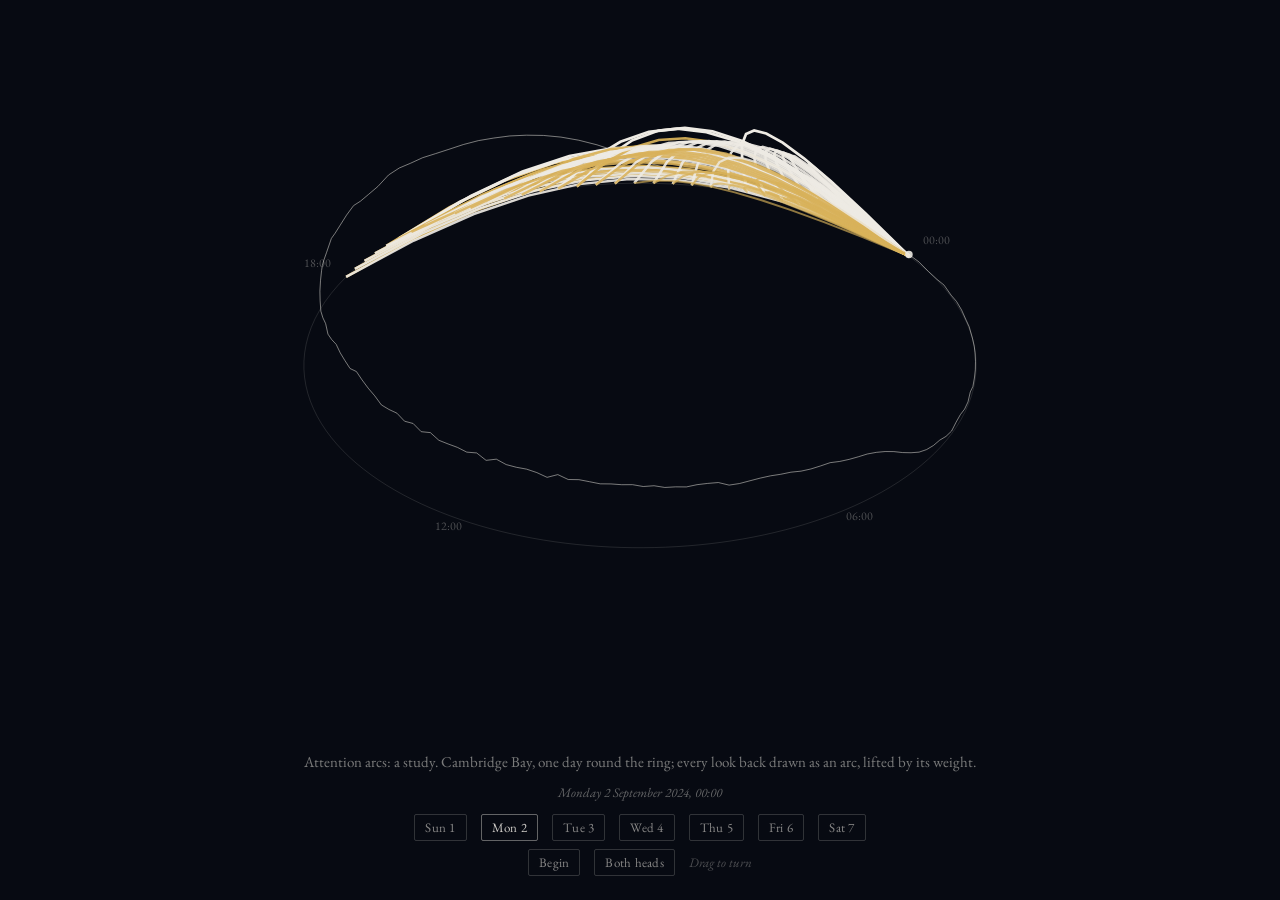
<file: cephalopod-song-attention-arcs.html>
<!DOCTYPE html>
<html lang="en">
<head>
<meta charset="utf-8">
<meta name="viewport" content="width=device-width, initial-scale=1">
<title>Attention arcs, a study</title>
<link rel="preconnect" href="https://fonts.googleapis.com">
<link href="https://fonts.googleapis.com/css2?family=EB+Garamond:ital,wght@0,400;1,400&display=swap" rel="stylesheet">
<style>
  :root { --light: #eeebe4; }
  html, body { height: 100%; margin: 0; background: #070a12; color: var(--light); font-family: "EB Garamond", Garamond, Georgia, serif; overflow: hidden; }
  canvas { position: absolute; inset: 0; width: 100%; height: 100%; display: block; touch-action: none; cursor: grab; }
  canvas:active { cursor: grabbing; }
  .beneath { position: absolute; left: 0; right: 0; bottom: 0; padding: 12px 22px 24px; text-align: center; }
  .row { display: flex; flex-wrap: wrap; justify-content: center; align-items: center; gap: 8px 14px; margin-top: 8px; }
  button { font: inherit; font-size: 13px; letter-spacing: .02em; color: rgba(238,235,228,.55); background: transparent; border: 1px solid rgba(238,235,228,.18); padding: 4px 10px; border-radius: 2px; cursor: pointer; }
  button:hover { color: rgba(238,235,228,.9); border-color: rgba(238,235,228,.45); }
  button[aria-current="true"] { color: rgba(238,235,228,.85); border-color: rgba(238,235,228,.4); }
  .state { font-size: 13px; font-style: italic; color: rgba(238,235,228,.4); }
  .hint { font-size: 13px; font-style: italic; color: rgba(238,235,228,.3); }
  .title { font-size: 15px; color: rgba(238,235,228,.5); }
</style>
</head>
<body>
<canvas id="c" aria-label="A ring of a day's light, with arcs rising from each prediction back to the moments the model attended to."></canvas>
<div class="beneath">
  <div class="title">Attention arcs: a study. Cambridge Bay, one day round the ring; every look back drawn as an arc, lifted by its weight.</div>
  <p class="state" id="state"></p>
  <div class="row" id="days"></div>
  <div class="row"><button id="run" aria-pressed="false">Begin</button><button id="heads">Both heads</button><span class="hint">Drag to turn</span></div>
</div>
<script>
(() => {
  const DATA = {"attn": "[base64]", "lum": "CgcJDAsOCwcKCg0ICQoLDAsHCQkFBAgLEhkhL0BQXmt3gIqRl52jqKqsraqrsrO3u726u7u4ubq+wsTCxb68zM3NztDQ0tXX1tra29zc3d3d3d7d3d3d3dzd29vZ2NnY19fW1dTT0c/OzcvJxsTBvru3s6+rpqGblY6GfG9hUUEwHhQOAQEGBgIBAwIEBgUIBAUBAggECQkFCgMECAgHBwYMBgcMCwYKEhUbJTRFWGh1f4WLkpudn6OqrbGysa+wvsDAvL+/xsTKycrIzM/[base64]/[base64]/vcHHyb3CxsXHztXQzdHPzc/[base64]"};
  const A = Uint8Array.from(atob(DATA.attn), ch => ch.charCodeAt(0)), LUM = Uint8Array.from(atob(DATA.lum), ch => ch.charCodeAt(0));
  const K = 36, H = 2, N = 144, DAYS = ["Sunday 1", "Monday 2", "Tuesday 3", "Wednesday 4", "Thursday 5", "Friday 6", "Saturday 7"];
  const attn = (t, h, j) => A[(t * H + h) * K + j] / 255, lum = t => LUM[((t % 1008) + 1008) % 1008] / 255;
  const cv = document.getElementById("c"), ctx = cv.getContext("2d"), stateEl = document.getElementById("state");
  let W = 0, Hh = 0, dpr = 1;
  function resize() { dpr = Math.min(2, devicePixelRatio || 1); W = innerWidth; Hh = innerHeight; cv.width = W * dpr; cv.height = Hh * dpr; ctx.setTransform(dpr, 0, 0, dpr, 0, 0); }
  addEventListener("resize", resize);

  // ---------- the view ----------
  let yaw = 0.6, pitch = 0.55, drag = null, spin = 0.08, idleSince = 0, autoSpin = true;
  cv.addEventListener("pointerdown", e => { drag = { x: e.clientX, y: e.clientY, yaw, pitch }; autoSpin = false; cv.setPointerCapture(e.pointerId); });
  cv.addEventListener("pointermove", e => { if (!drag) return; yaw = drag.yaw + (e.clientX - drag.x) * 0.008; pitch = Math.max(0.05, Math.min(1.5, drag.pitch + (e.clientY - drag.y) * 0.006)); });
  cv.addEventListener("pointerup", () => { drag = null; idleSince = performance.now(); });
  function project(x, y, z) {   // x,z in the ring's plane, y up; yaw about y, pitch tips the plane toward the eye
    const cy = Math.cos(yaw), sy = Math.sin(yaw), x1 = x * cy - z * sy, z1 = x * sy + z * cy;
    const cp = Math.cos(pitch), sp = Math.sin(pitch), y2 = y * cp - z1 * sp, z2 = y * sp + z1 * cp;
    const f = 3.2, s = f / (f + z2), R = Math.min(W, Hh) * 0.36;
    return { x: W / 2 + x1 * s * R, y: Hh * 0.46 - y2 * s * R, s, z: z2 };
  }

  // ---------- the day ----------
  let day = 1, now = 0, running = false, headMode = 0;   // headMode 0 both, 1 first, 2 second
  const days = document.getElementById("days"); DAYS.forEach((d, i) => { const b = document.createElement("button"); b.textContent = d.split(" ")[0].slice(0, 3) + " " + d.split(" ")[1]; b.addEventListener("click", () => { day = i; now = 0; mark(); }); days.appendChild(b); });
  function mark() { [...days.children].forEach((b, i) => b.setAttribute("aria-current", String(i === day))); }
  mark();
  document.getElementById("run").addEventListener("click", e => { running = !running; e.target.textContent = running ? "Pause" : "Begin"; e.target.setAttribute("aria-pressed", String(running)); });
  // a click on the ring (without dragging) begins the study
  { const cvs = document.getElementById("c"); let down = null;
    cvs.addEventListener("pointerdown", e => { down = { x: e.clientX, y: e.clientY }; });
    cvs.addEventListener("pointerup", e => { if (down && !running && Math.hypot(e.clientX - down.x, e.clientY - down.y) < 6) { running = true; const b = document.getElementById("run"); b.textContent = "Pause"; b.setAttribute("aria-pressed", "true"); } down = null; }); }
  document.getElementById("heads").addEventListener("click", e => { headMode = (headMode + 1) % 3; e.target.textContent = ["Both heads", "First head", "Second head"][headMode]; });
  const COL = [[238, 235, 228], [217, 178, 90]];   // pale, gilt
  const ang = i => (i / N) * Math.PI * 2 - Math.PI / 2;   // midnight at the top
  const ringPt = (i, lift) => { const a = ang(i); return [Math.cos(a), lift, Math.sin(a)]; };

  function draw(t) {
    ctx.fillStyle = "#070a12"; ctx.fillRect(0, 0, W, Hh);
    const base = day * N;
    // the ring of the day's light: radius 1, lifted by the light
    ctx.lineWidth = 1; ctx.strokeStyle = "rgba(238,235,228,.5)"; ctx.beginPath();
    for (let i = 0; i <= N; i++) { const [x, y, z] = ringPt(i % N, lum(base + (i % N)) * 0.35); const p = project(x, y, z); i ? ctx.lineTo(p.x, p.y) : ctx.moveTo(p.x, p.y); } ctx.stroke();
    ctx.strokeStyle = "rgba(238,235,228,.12)"; ctx.beginPath();
    for (let i = 0; i <= N; i++) { const [x, y, z] = ringPt(i % N, 0); const p = project(x, y, z); i ? ctx.lineTo(p.x, p.y) : ctx.moveTo(p.x, p.y); } ctx.stroke();
    // hour marks
    for (let h = 0; h < 24; h += 6) { const [x, , z] = ringPt(h * 6, 0); const p = project(x * 1.08, 0, z * 1.08); ctx.fillStyle = "rgba(238,235,228,.3)"; ctx.font = "12px EB Garamond, serif"; ctx.textAlign = "center"; ctx.fillText(String(h).padStart(2, "0") + ":00", p.x, p.y + 4); }
    // the arcs: for every prediction of the day, each look back; the present one bright, the rest faint
    const segs = [];
    for (let i = 0; i <= Math.floor(now); i++) {       // the day builds: every prediction up to the present leaves its arcs behind, faint; the present is bright
      const t0 = base + i, isNow = i === Math.floor(now);
      for (let h = 0; h < H; h++) {
        if (headMode === 1 && h !== 0 || headMode === 2 && h !== 1) continue;
        let wmax = 0; for (let j = 0; j < K; j++) wmax = Math.max(wmax, attn(t0, h, j));
        for (let j = 0; j < K; j++) {
          const w = attn(t0, h, j), r = w / Math.max(1e-6, wmax); if (r < 0.35 && !isNow) continue;
          const src = i - (K - j);   // the moment attended to, as a step of the day (may be before midnight)
          const [ax, , az] = ringPt(i, 0), [bx, , bz] = ringPt(((src % N) + N) % N, 0);
          const mx = (ax + bx) / 2, mz = (az + bz) / 2, lift = 0.08 + r * 0.9 + w * 1.5, pull = 0.55;   // the control point: pulled toward the centre, lifted by the weight
          const cx = mx * pull, cz = mz * pull;
          const pts = []; for (let k = 0; k <= 10; k++) { const u = k / 10, v = 1 - u; pts.push(project(v * v * ax + 2 * v * u * cx + u * u * bx, 2 * v * u * lift, v * v * az + 2 * v * u * cz + u * u * bz)); }
          segs.push({ pts, w, r, h, isNow, z: pts[5].z });
        }
      }
    }
    segs.sort((a, b) => b.z - a.z);
    for (const s of segs) {
      const c = COL[s.h], a = s.isNow ? 0.3 + s.r * 0.7 : 0.025 + s.r * 0.12 + s.w * 0.4;
      ctx.strokeStyle = `rgba(${c[0]},${c[1]},${c[2]},${a})`; ctx.lineWidth = (s.isNow ? 0.8 + s.r * 1.6 + s.w * 3 : 0.35 + s.w * 2) * s.pts[5].s;
      ctx.beginPath(); s.pts.forEach((p, k) => k ? ctx.lineTo(p.x, p.y) : ctx.moveTo(p.x, p.y)); ctx.stroke();
    }
    // the present, as a point on the ring
    { const [x, y, z] = ringPt(Math.floor(now), lum(base + Math.floor(now)) * 0.35); const p = project(x, y, z); ctx.fillStyle = "rgba(238,235,228,.9)"; ctx.beginPath(); ctx.arc(p.x, p.y, 3 * p.s, 0, 7); ctx.fill(); }
    const hh = Math.floor(now / 6), mm = (Math.floor(now) % 6) * 10;
    stateEl.textContent = `${DAYS[day]} September 2024, ${String(hh).padStart(2, "0")}:${String(mm).padStart(2, "0")}`;
  }
  let last = 0;
  function frame(t) {
    const dt = Math.min(0.1, (t - last) / 1000 || 0); last = t;
    if (!autoSpin && !drag && t - idleSince > 4000) autoSpin = true;
    if (autoSpin) yaw += dt * spin;
    if (running) now = (now + dt * 6) % N;   // a day in 24 seconds
    draw(t); requestAnimationFrame(frame);
  }
  resize(); requestAnimationFrame(frame);
})();
</script>
<!-- Statcounter -->
<script>var sc_project=13358656; var sc_invisible=1; var sc_security="503b06b8";</script>
<script src="https://www.statcounter.com/counter/counter.js" async></script>
<noscript><div class="statcounter"><a title="Web Analytics Made Easy - Statcounter" href="https://statcounter.com/" target="_blank"><img class="statcounter" src="https://c.statcounter.com/13358656/0/503b06b8/1/" alt="Web Analytics Made Easy - Statcounter" referrerPolicy="no-referrer-when-downgrade"></a></div></noscript>
</body>
</html>
</file>
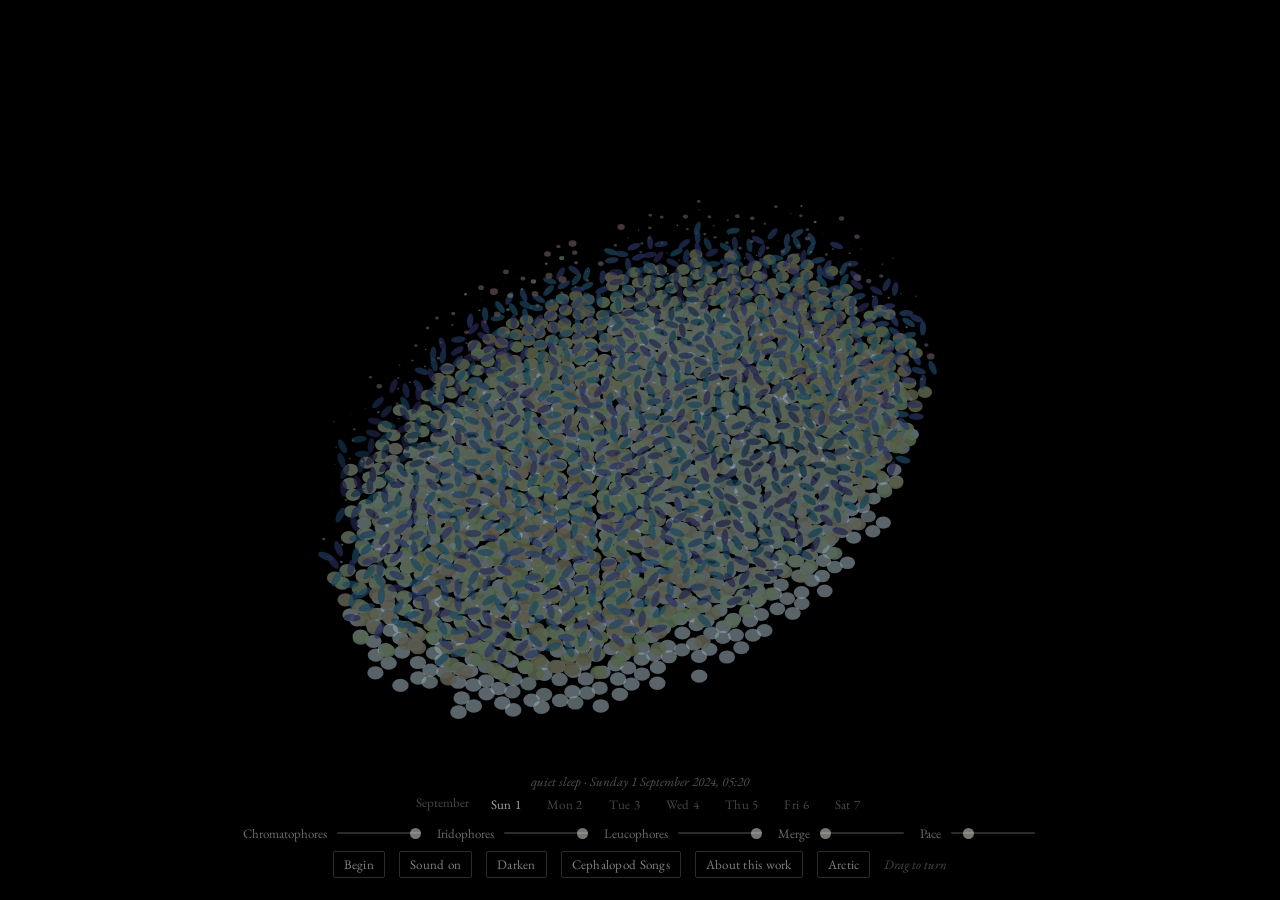
<file: cephalopod-song-reef.html>
<!DOCTYPE html>
<html lang="en">
<head>
<meta charset="utf-8">
<meta name="viewport" content="width=device-width, initial-scale=1, viewport-fit=cover">
<title>Cephalopod Songs: Reef</title>
<link rel="preconnect" href="https://fonts.googleapis.com">
<link href="https://fonts.googleapis.com/css2?family=EB+Garamond:ital,wght@0,400;0,500;1,400&display=swap" rel="stylesheet">
<style>
  :root { --light: #eeebe4; --gilt: #d9b25a; }
  html, body { height: 100%; margin: 0; background: #000; color: var(--light); font-family: "EB Garamond", Garamond, Georgia, serif; overflow: hidden; }
  canvas#stage { position: fixed; inset: 0; width: 100%; height: 100%; display: block; touch-action: none; cursor: grab; }
  canvas#stage:active { cursor: grabbing; }
  #work.dark canvas#stage { cursor: none; }
  .beneath { position: fixed; left: 0; right: 0; bottom: 0; padding: 14px 18px calc(22px + env(safe-area-inset-bottom, 0px)); text-align: center; transition: opacity 1.4s ease; }
  #work.dark .beneath { opacity: 0; pointer-events: none; }
  .row { display: flex; flex-wrap: wrap; justify-content: center; align-items: center; gap: 8px 14px; margin-top: 8px; }
  button { font: inherit; font-size: 13px; letter-spacing: .02em; color: rgba(238,235,228,.55); background: transparent; border: 1px solid rgba(238,235,228,.18); padding: 4px 10px; border-radius: 2px; cursor: pointer; transition: color .3s, border-color .3s; }
  button:hover { color: rgba(238,235,228,.9); border-color: rgba(238,235,228,.45); }
  .link { font: inherit; font-size: 13px; letter-spacing: .02em; color: rgba(238,235,228,.55); background: transparent; border: 1px solid rgba(238,235,228,.18); padding: 4px 10px; border-radius: 2px; text-decoration: none; display: inline-block; transition: color .3s, border-color .3s; }
  .link:hover { color: rgba(238,235,228,.9); border-color: rgba(238,235,228,.45); }
  button:focus-visible, input:focus-visible, a:focus-visible { outline: 2px solid rgba(238,235,228,.5); outline-offset: 3px; }
  label { display: inline-flex; align-items: center; gap: 8px; color: rgba(238,235,228,.45); font-size: 13px; }
  input[type=range] { width: 84px; -webkit-appearance: none; appearance: none; background: transparent; height: 16px; }
  input[type=range]::-webkit-slider-runnable-track { height: 2px; background: rgba(238,235,228,.18); border-radius: 1px; }
  input[type=range]::-moz-range-track { height: 2px; background: rgba(238,235,228,.18); border-radius: 1px; }
  input[type=range]::-webkit-slider-thumb { -webkit-appearance: none; appearance: none; width: 11px; height: 11px; border-radius: 50%; background: rgba(238,235,228,.5); border: none; margin-top: -4.5px; }
  input[type=range]::-moz-range-thumb { width: 11px; height: 11px; border-radius: 50%; background: rgba(238,235,228,.5); border: none; }
  .hint { color: rgba(238,235,228,.3); font-size: 13px; font-style: italic; }
  .state { font-size: 13px; font-style: italic; color: rgba(238,235,228,.35); margin: 0 0 4px; min-height: 1.2em; }
  .months { display: flex; justify-content: center; gap: 4px 18px; margin: 0 0 6px; }
  .months { font-size: 13px; color: rgba(238,235,228,.3); }
  .months button { border: none; padding: 2px 4px; color: rgba(238,235,228,.3); }
  .months button:hover { color: rgba(238,235,228,.7); }
  .months button[aria-current="true"] { color: rgba(238,235,228,.7); }
  .colophon { font-size: 12px; color: rgba(238,235,228,.22); margin: 10px auto 0; max-width: 78em; line-height: 1.4; }
  .colophon a { color: inherit; text-decoration: underline dotted; }
  body.about-open #work { visibility: hidden; }
  @media (max-width: 640px) { input[type=range] { width: 64px; } }
</style>
<script data-goatcounter="https://aemberley.goatcounter.com/count" async src="//gc.zgo.at/count.js"></script>
<!-- Statcounter -->
<script>var sc_project=13358656; var sc_invisible=1; var sc_security="503b06b8";</script>
<script src="https://www.statcounter.com/counter/counter.js" async></script>
<noscript><div class="statcounter"><a title="Web Analytics Made Easy - Statcounter" href="https://statcounter.com/" target="_blank"><img class="statcounter" src="https://c.statcounter.com/13358656/0/503b06b8/1/" alt="Web Analytics Made Easy - Statcounter" referrerPolicy="no-referrer-when-downgrade"></a></div></noscript>
</head>
<body>
<main id="work">
<canvas id="stage" aria-label="A slab of cephalopod skin seen in section and slowly turning: a top layer of coloured sacs opening and closing, a layer of shimmering plates beneath, and a white layer at the base"></canvas>
<div class="beneath" id="beneath">
  <p class="state" id="state"></p>
  <div class="months" id="months" aria-label="Enter the record at midnight on a day of the week">
    <span>September</span><button type="button" data-h="0">Sun 1</button><button type="button" data-h="1440">Mon 2</button><button type="button" data-h="2880">Tue 3</button><button type="button" data-h="4320">Wed 4</button><button type="button" data-h="5760">Thu 5</button><button type="button" data-h="7200">Fri 6</button><button type="button" data-h="8640">Sat 7</button>
  </div>
  <div class="row">
    <label for="chrom">Chromatophores <input id="chrom" type="range" min="0" max="1" step="0.01" value="1"></label>
    <label for="irid">Iridophores <input id="irid" type="range" min="0" max="1" step="0.01" value="1"></label>
    <label for="leuc">Leucophores <input id="leuc" type="range" min="0" max="1" step="0.01" value="1"></label>
    <label for="merge">Merge <input id="merge" type="range" min="0" max="1" step="0.01" value="0"></label>
    <label for="pace">Pace <input id="pace" type="range" min="0.1" max="1" step="0.05" value="0.25"></label>
  </div>
  <div class="row">
    <button id="run" type="button" aria-pressed="false">Begin</button>
    <button id="sound" type="button" aria-pressed="false">Sound on</button>
    <button id="darken" type="button" title="Click or tap the field, or press Escape, to bring the controls back">Darken</button>
    <a class="link" href="cephalopod-song.html">Cephalopod Songs</a>
    <a class="link" href="cephalopod-song.html#about">About this work</a>
    <a class="link" href="cephalopod-song-arctic.html">Arctic</a>
    <span class="hint">Drag to turn</span>
  </div>
</div>
</main>
<script>
(() => {
  // ---------- light as seven bands, red to violet ----------
  const NB = 7, LAM = [650, 610, 580, 550, 500, 470, 430];
  const BAND_RGB = [[1,0,0],[1,.45,0],[1,.92,0],[.1,1,.15],[0,.9,.9],[.05,.3,1],[.55,.1,1]];
  const PIG = {
    yellow: { T: [.8,.86,.88,.78,.55,.4,.35],   R: [.18,.3,.5,.5,.2,.1,.08] },       // a yellow leaning to green; translucent, so over a plate it makes a fern green
    red:    { T: [.9,.68,.4,.22,.22,.3,.28],   R: [.88,.5,.18,.06,.05,.09,.08] },     // a red with orange in it; over white it makes coral, over a plate a warm purple
    madder: { T: [.8,.5,.3,.2,.22,.4,.36],     R: [.72,.3,.12,.06,.06,.2,.17] },      // a dark crimson with brown in it; over a plate an aubergine
  };
  // ---------- the sky: Australian Institute of Marine Science, Davies Reef (Great Barrier Reef), PAR at 1.9 m, ten-minute readings,
  // 1 September 00:00 to 8 September 00:00 2024 (local, UTC+10). One byte per ten minutes: v = 10 ** ((byte - 1) / 254 * 5.5 - 2) micromol photons per square metre per second ----------
  const SKY_B64 = "Y2JjXmFgYF9iX2JiY2JiYmJfAWJiY2NkAQFgYV9iXy1kY2MzY2yDl6Svt73BuM3Rz9jZ2dDe1+Tk5Ofn6unp6ubt7Ozu7u7v7vHv7u/w7u/w7e7s7+3q6eno5+jl4+Hf3tvY1NHOyMS8t6+jlnxsYWFiYV9fY2FdXl1eXl9eX15hYV9eX19iYGBhYWNjYmNfX2FhYmJiZWNbAVtgYWFiZGNhAQFaAQFfAWNpFwFjZQEBZmVfPHKEmaiyucDFys7R09XY293f4OHj5Obo5+jq6urr7Ons7+zv8O7u7vDx7u/t7u7v6u3r7Orq6Obl4uDf3trY1dHOycW/uLCllnRsWAEXAQFbYkVWAUkBAQEBAQFeVwEBAWJfAWNfVQFhYh0BQwEBY2BiY2BiY2NiY2QBKFQBX2JiAQEBAQEBYQEBX2NiY2FhYgFqmqmwusPIzMjQ1Nba29vf4eHi5OTo5ufn6+vr6+zs7e7u7+7u7u/v7+3u7O3t7O3r6+rp5+Tj39/e3NrZ0tDPycS/[base64]/xcrR0tTT1t7e2+Di4uTn4+jp6ujq5unr6+jm6Ovt7e3q5+fl3d/[base64]/vqeajnUrAQEBAWBfYGFiYmJhYmBeYWJhTAFkZGNhYGBhYmNiYWNfYWFhYQEBSFRlV2JjXGBUYmFjYWBlYl9PAQEBXmMBAQEBAQFZAQEBgZeio7C1tLm7vr/Iz9DOzdLU1NLY4efg2eDh6OHh4uTq4ujj5t/Y1dnU3Obm4+Tp4N7k3NnTxcTOz8zM0MPHzcK5s62ki31qYmNjYmRkYWBgY2FgYWNjY2JiYgFfYWNgYWNeAWFOWGBj";
  const SKY = Uint8Array.from(atob(SKY_B64), ch => ch.charCodeAt(0)), SKY_STEP = 10, SKY_SPAN = 5.5, SKY_N = SKY.length * SKY_STEP, SKY_T0 = Date.UTC(2024, 8, 1);
  const skyAt = m => { const x = m / SKY_STEP, i = Math.floor(x) % SKY.length, j = (i + 1) % SKY.length, f = x - Math.floor(x); const dec = b => 10 ** ((b - 1) / 254 * SKY_SPAN - 2);
    const v = Math.exp(Math.log(dec(SKY[i])) * (1 - f) + Math.log(dec(SKY[j])) * f);          // interpolate on the log scale, as the eye does
    return { v, lum: Math.max(0, Math.min(1, (Math.log10(v) + 2) / 5.5)) }; };                 // 0.01 is deep night, 3000 a tropical noon at two metres
  // ---------- the model: a small transformer, trained on this sensor's July and August, asked for the next reading ----------
  // The same architecture as the Cordyceps Septet model, ported from numpy; weights embedded below. It runs here, in the page.
  const MODEL = (() => {
    const meta = {"order": ["Win", "bin", "pos", "Wout", "bout", "Wq0", "Wk0", "Wv0", "Wo0", "g10", "b10", "W10", "c10", "W20", "c20", "g20", "b20", "Wq1", "Wk1", "Wv1", "Wo1", "g11", "b11", "W11", "c11", "W21", "c21", "g21", "b21"], "shapes": {"Win": [3, 24], "bin": [24], "pos": [36, 24], "Wout": [24, 1], "bout": [1], "Wq0": [24, 24], "Wk0": [24, 24], "Wv0": [24, 24], "Wo0": [24, 24], "g10": [24], "b10": [24], "W10": [24, 48], "c10": [48], "W20": [48, 24], "c20": [24], "g20": [24], "b20": [24], "Wq1": [24, 24], "Wk1": [24, 24], "Wv1": [24, 24], "Wo1": [24, 24], "g11": [24], "b11": [24], "W11": [24, 48], "c11": [48], "W21": [48, 24], "c21": [24], "g21": [24], "b21": [24]}, "K": 36, "D": 24, "H": 2, "FF": 48, "L": 2, "b64": "SqtCPhwnSb32b3i9rH1YvnTrCT4W3YO+gLZxPvmMkD1v5zg9UKowvaU7eD5Gc5e+WLaJO3dVar2wXXE+oO6hvcimh7wZOQG+qlnjPe4wYz2hRF2+8yn5PY1OUD5M8v09MdNFPRV9Ur1GoKy7R9g1vSEK/ju8hDY9+P4KvVZjhrzTqTC90jNtvcEVHL1OX6K7kMoLvSfgJrk5+LY99WcvPWBg0jrlOD+9265mvWAmHz2vtvg5xJpWvSKgqDwFxBQ+bHa7PE7oXj3Y8hq8AAcMvRgFzr31JYq918BWvEdRbT0YxmA9bVzqPfCZPz1BmRE97WJ1vd/MAD5amgE9a86EvYzJxbv1B428WC4APiPQDj4LyD0+8tiPvXqL6L2pyc69liyXvHEbtDxw57g8dW2TPFNPODwCsuo8GKWzO4y0TDxgq9S8IFFTvJlmODtoxEc9wTafPGrxLLz62E69Pol8PO9ZVzvG/[base64]/RSb4dD5i9w/kHvjELvT1xrJg9wPXovDTFOb1lKvY9cERIPi4ZIb45W/w9tdMpPiYzqjzDJu29y6SBPXbFartJ93O9Ue3FvTGKJD2CgF09C5Mjvd2MMT00jtC9P37SPYv8QL3mjxS9xJWdvKpCgD32WKQ9pa1UPZtkJT00Jug8tsahPfQZDT0at4c9+vptu2zKZ74lzJw9OUArPoh/Mz3CDgW8H7n0u34hd7wkSou8x2W5vXt9Pr0A6oy9NVBgvLs6er2+LT09piNjvAm8kD2VFIA8/SUhPhm6Ur73DZa8NSnUPX/OLj6eMqQ9gkSbvRNRFr0WQe892LYdvWTURD20i6I8yu8+vWh8FL1Q7Za782AiPh+BmzkhoBQ9NSuhvBB63rzTRqY9mc0jvVL5jj1FOJ27T7ojPjskDT7jpZ49sKQsvl7wgT1VNhY9lk/[base64]/xM92dYrvgAPm734w3c9y2e1PT8YiL1aZik+oYYUvnIK7bzh2Tq8KbNsvis8SD7YNI49CxmMvQqIOz6xgiY9Xb/bPOW0uL37fYo8FUsgvi4qhz3pp7i8hiENPPLM/T3k/lc9gjHFPYcHSz2FJpG9mJC0PV5w2T0FNXg99UZ4PQeRlL1RtY69xy7+vfLkxj1VRkq9eoUCPrORib1jrA69H94DvWL5Yz1l+/i89sdtPEOTKrx7ntg8oXjDvTf+mb1wvg07oR4IvJuAmj1NI8C8N0VbPKNX57ypURy88KluPPlafL1/AI49U3RRPi0CQb5cEdy95CNJvR+4lrwIc1Y+cW85vecHir2AFp06+scEvRVttT1nFhC93nzUPU5hz70bR18+AFHKPehtVT1l9389Ws3cvVteob1P7LG8/mSevakU9jpRTgu9WH7YPYbESTw02ZC953UUPgr1jTzaSVg+5ESZvNCU2DykBOm9QE6Cu8Pwyj34iqO9U6YSvgBQl77kJAS+rRsTvjUU/LwK9fk9yG2UvQFN6jswpaY89ntFvTq8wb30Oli7iCWRPcijAr6t0eQ9hfrgPUHJhr0E8489DIW/vUIuEr1LYBI90gYIvQCcSDzWwnK9Wd9PvdcDRz38Fxm+/bgBPbSMLrwZEgI+k1P2OjMeg76zJ3k8B+qLvEj/WTv90sA8+y2VPeWgib1Q7xw+DumwPZLDOT7EXBm9EZorvtmKxz3462s9+9E1vMKyEb57LVu95nsnPVjLiTz0zkC8jvJwO0Gk7bwuKmu9c9ACvY0SLj43/QC+sdGlOz5XDb3ppak9FLUnvn26wT1k5jW9E1owPqCCB76EG6o84w6IPLu8CD6LBL69u8jwPDjKOL7xfE6+pr96PdeiA72EMbc6caVXPr/yWT5Y0Eo9IeaNvr70S74iQuC9GBSHPZThNL1AMdW96Y5yvcilLj5cRJu7oBo9vX7yIT72vw4+uF6qvSjhBD174Ai97bjRPKhhqT2w3dc9PO51PWOT7zx0Aq49bwyvPUoH0D27+Xo9Vuq3PZ4/BD62lw29kHoUvnctYb1KUBM9iSOXvMvSrzzQ5Aq+73CIPaw5/[base64]/PIcOhr1h1Yu9SooyvXixMbzu79e8t10FPSDrRL3U+kc97A91Pq25qzv/ORG8VxzyvcBuxD0dpou94VN7vZWIJT2vHB+9h6rsPZn7+T2aTia8xBVBu7Y0Ij45Jqs9uvWQPdVy5z1/ddG9vkRjPQZZAj6wpBk+nWnRvA0QfT1sccQ8Xc+YPTJITL2eKqi7atpkvb4FBb5ZQqO8fW68vJG7pL3RaTW+s4mePd60Q76tSza+GjPqvNaC1D09c5I9byGPvUhCgrtgAyu+yCKcPXqyI74p/1g81exDPp5M4Dxz0LY9ujJWvQEBIjx/TR294Qwlvd6fXD4uSCI93qQpvnae1j5cX8E9Lay7PI0kOr7Lioc90xiYvUJ/ib0dn0u9boBEPpTKsD1NvZ89RGaUPEjBXrxyFOO7Mi4vPvGuEz5/7xa9rZfYPAqSn7zQ3Ze61CpWvbPeNz6GH8K9FhbdPH7qjb7dYyG+FrinvFYLujy73y8+4jH3vMfE7z1Vqak9Yj8DPlzvnr3lkeM90p3Lvf+vq7tRoB+9CqX6vMMtrr2G15i82Tb7PXtnvTjyOl++YRHBPc/[base64]/reu5z5+L3bftq8gZQ3PX+Qbj15h7C9ZwUSvSiy0bzdD0I8eISwO2jn/7tRJt89jWTNvSV1D748NoQ+BWgzPsVPEr4JOsY9M3zQPb303T2ugnW9nfeCvb+5Nz3COhu9LjdfvTBBTb0HHr08Q8C0PRpyIj1uV+K8Lzo4vChoz7yxWAQ+yc/fvIXJjT0/5qe7iN8tvX+oib31Sd09B6cFvdY+H77Y5ru9NxghvkxQQ7tAKzq8F7Z+PP0vnT3DqCe+3orQPZjptD2Uk5c7c5YpvhJamz0w27e8P40GPChplL3hhlw9/j1APVZxELkGI2K9FeNePTyVTz6n1mw9PaqaPv3SB75h4sK9XFNHvS923TyPFMK9nMV2vsv3Jr6nV5q8cF6yPXzp8r3Ou4u9coMkvWKNcr1rX728zGoVvO7eX71u9XU8QhlgPV9zIz3zlqo9pX/gvIIrrr21RH47H9mLvYxrkL2oS/O8pqPFPYf7BD4GH548r1kevvIeDj7FrJM+aHNxvpaC+70q3Ts8+6BJvstL9jo/4Sq7RizyPXKTfT1MwFc8w3VpPXI0T7wYFf+9X9LNvSFErj0xJta9/B6RPfQtCb7vzxG+U2lBPXiUCj532AO8iEPivYLAHz1c0JW9K9D1PcB1a75RmxK9uif7uzG2er1iL1I9G3ujvc8nkT3kfvK8rh2Su8rJ6LzM4QM+oZa/PTgzOL6FiPW8DJJhvRubJT3bKWG7HGM8Pl5xTzxn4go+o/6SvTLZmr1mAbE9T+e2vTRW+z0QT9Y9tQLwPbkKg7wXCi+92IoEPSbnZT1w98k9R/UgvRWuEr08uOa9S0IKvafNTT3zPfI95E0PvdG4jjy4H5i9gi1rPeyKbTwrjhg9+joMvaH0GD7Z5v88XFerPOLyq73u96O98uBEPSe0Sz3f4HQ96GuNvMRyij1AHkI+SSW6vchVyb1HAhc9lUztPHpKojyk86e9LbbPPHJNRT3qv588Lsk7PtX5Dz56FbI9ewfyPLf0/Lxpt+S8Khl7PWxlTj2+jbK9UuHBvWKkgb1fKBo9hF/[base64]/e629WJJIPYIKnD1esMc71D7CPZ3OIT3CjHW9ibmbvIC+Ab23KWC+9TAuPizCST70scO+sWu0Paks+LtC+SK+S5QDPp5pLb45I+07Gy+evIzhjj1PeDa9BtPvPCL/ij12MZm9+gHYvEX5Zz32r2G9Pf1aPYKjTT04B/I9gfKHvGFXVL5FvGw9I/OJvAXQv71VO6M9LPuGvohkSj3/oI49KfEpvpJJH719a8K9cpqlPSxGgT56d+89BXQyPfKHiL2I2sO9rfsCPnweUz6hXIy9mF1KPVMs9737WhW+Pza/venUnr37bHo9V6WmPT8ySL0FQ1M9RCSePRuRCz5+PzI+AvOgPcggDz6H05a86gd2vc8vMTyE/QA9efhFvHDTqD1BHF8+OwYwvnxTjb5hPci9hOOyvpteVr2eAw4+bix7PPbUGL7izQK+Un4UPKLAwr3Vq6s+yhZLvgAUSL3ty+M9NteZvh+Igz1LJ/A9p50KPj3Pyb2Z6/I9P20PPdjgyTw0bYc9Z/zdvQFlSL6/WFo9d1LlvT9EhzwTjLI7gfswvrEqVz1AhC++B4uAvkNL2z3pAVA9A6GRPvm9lzxgE6a9HnKjvTO3gDxLLO28D88JPopXcj0PNO89w1yhvCQ9rj1nK/89fWsCvSvMcr2Xl5u9oWsUvfi8eb7V4ys+HKU1PZNbDb3AxD09a/37PehsVr7tSf89ysH1vYtxgD5Av189ac2yvH/V7z4LeXG+XvtNvi/c+bwqz9e9zJjrvUQdWL28Z6e7H1WMPDrcp72O/TA+j1QCPbpNmz14/Be8Z0OQvJCSnL03J3e92YVQvrjhuT7phWy+wleJPh8fzb7MDr48y0uFPZgAsb6WCm0+O5fuPdO8b71Aahy7VIgZviSm57zIYSk+HI7dvEVtA72KtwW9bPgXvPJELjzLGYO8xqCNPUkFVL3AvSK+EQVDveKp/7wG1Z+9+ONwPQQQCr6ETSC9cxgsvu7pBr4tvy89zD3qvC/pyT3Y4Ng9lTYivN0UCj3Y/gq9F7wzOwS09z3FEa48q+IZvRkqdb3rUEe9uKsPvNDvdz1LJMi7PwgBvnwSor2yWAS+2/mcPWJyoTtuLFY+s6tGveWYtj3WFaG9800FvMJrQb6zQXW96UnhvUm/jb212za+OEWWvFZq77xzmZ49AZiGPBEgGbv7kkk8Mm23PAJ0Fj1Jdye+k2A0vpMEEj1EBw4+3Fj5vQZqpj3asZc9wKplvmwGY74QapM9CmbzvSu2aT1Xcxg8bdwGPdo4Ybw9fMQ8SxzNPWoLgz4I5ke9C16VPSY3Xz7Acnw9Z/mlvSCJiLwv9iY9TuuDvfYjzzwAkB+9L/8HO6mZGT0zzZM76YWtPW9zaz0KvxQ9yPelPdFWVj5nzuM9n/[base64]/NUPiLTTT6dpuM95ZfVPTmXu7pwy9K8RMKTvfJnF76/l5I9PjTJPKZdZ74Z3FM+lUQqvREuCD724WS70kJDvszIj71GYWm9jp0WvosP9z3W79q8s9dJPcmyM77v0Nk9p+5RPiuNGj5/IMa9BUX8PVGaGT3tkPK9c0e1PSl1xr2rvU89P4VAvNmxmj5Lyw6+a++pPWTrGLx4HP+9EPdYPiBF9jzhUUU89Zm/vGdxB71AyWu9Ik9dPffjtT2fG7I9LPhivXweir3bMJM9XttcvIhJo70Z10U9w0bIPNKtST28iwW+pJlVPRxxHb2A08o94eoqvRyIiT292Zy8/dSGvWDSgj1euoG9omQUPjNmij3afdq9+59zvYR4Hb0oERg90SD6PS75Qj6N46y89OQvvtKleT0/[base64]/[base64]/lYz5vpHA9JYQHPXmvlrt6gDa+xC+HPu3NLz5c+zS9oPUivTt9+jx0cOs8i/qCPTLyIL1YvdY8CZ8FO0erCr3zFIA+HfZ0vvXR2T1zgYy9wdZbvuK72DwKnDm+P7q0vhHb9b1Trpc9leorPjLFirz6sj4+vPHCvgBgk74/7tI9Yn4QvYxN2D1Eu9o9v2/[base64]/PIS9KD5lQA6+fzUNPVRrLL0bOeu7EUqhPdPppz0uUvO9aQvCvci9wD1LcFq+qCwLPiZxTL2IMgK+E/1vOzGtIz1NGi4+lz3xPKytbb3YQeY9U34/vLvuE71g+zY9cIseOw236b0bDuQ81aEHPC0U4r3ZjFe+fPcsPB7KGT5lBAC9Ca9lvrEDqT3kCQ694ns2vUlJlL4eE4U9p/[base64]/grC94PchvHyv8T2nby68Zg82vnYfhb1znWI+a5bnvTQhS77Ls5A9Q4pePfoNBD0TzUU+fMHXPWluzL0ZLoa9jIksvhNYkD44g5C8g8a8PpRLSj77elq+qqTyPLS1Kj17dzy9X3cvPtCR9D1FS8m9OX08PXJ8XL3Je7O7pxsfPhoTVb0O1/[base64]/cg9wqu+vYOmP76oNzW8xuUrvgj32TzUMVM7tLoDvX0Gdz3bj/u8Yd+fvGqDiT652DO8AJCGvQCYaz1QqSY++OJ6PiehrD6RQdO92p5DPUrP2D0pfNo7ehYrva4mXj6ZzrG9qFCYvKxU6D0bzDu8iSgxPhnjMb75FA8+ppIpPoqEjD2x0yM+KgSMPr6Olb6J2d89HmN0vYN96r1sPxO9/VgjvbPRF7584ns+ZesRPXT8671tsdE9dRG8OzSSUb33EWq8aY7EvQl5XL7LVb49AjKNvOT1jD2pQkc+2YHpvSioYzxhrZO9dn2KPaAZyb0dlh2+CBxYvcbSGj1UaSU9M0d7vNqPAr3SAUM8co6OvVhuCr1dxks9nFJXujCr4jwcWcQ9r7OKPf/prD2HRbG7If/cPPWVCjxVYO09PIQFPpdihj57U5M7V/jZPXZUP7zpdQ68odq7PDuvgb0DVmG+W4PKvKpf9TzOEU296ikhPq5VGj7k5S698mXLPUNZ9z2g0Ce+zCWaPeTsorzzAN49aCJhvskhjb3oLDq8yceBvtbqWr5/ojC9TXWJvRRCoLxeFyu+n3CLPMQUPL6W5EG+PBxGPgkOmT0iAMu8LEkEPsi3uT0PIM69af4Cvtjj9L0pMBY+ZQYOPiBcKz7XGR6+XqO0O49lIbzQ/Ai+ImX+PW/1nj0pAxe+aF4Hu/Pdmb3aMYu99/+6PW+3nDyyXZU9ySJBvmvgS70UKQe9yr/EvAwhjT3l8Hk9Ge3Lvc14Sb7Zd6Y94lc9PtJ7DL5tCE49qTP/vVxk1z0nseA8qkQ1PtkSiD4C/Pa9QBQWviVlYr3AoU49/M6TPYio4Lvz58Y97iWcvb4hDz6HZ+u72UcOvfEMBDzRssk902TBu5tu1DyZTTy6VdwvvlNidjwD6lG7YDcbvmJb/L2Aij4+JInaPV3zP7617Cu+0bfyPIuFj71TiBy8s3YzvLcZjD3dUOU9cl23vRDJ2jvbAiW8itS2vc3tvby0/[base64]/[base64]/gvWBpWb1r+qA9ykmwvfVq4T1tkJK92sowvcrikb0BePk9yXAxvnzWJL3QfR89cza/O5ZZlT1ErIq+//[base64]/uo9t3PTPYydrD4kbaq+71/FPYNXoj0fAlq+u7KmPiqK9jwMSJu9ojb+u56QHb3cjF09w6ojPCRv/zyTCYC5revePaouKr7m4cs8Ov/CvPiku70EMLS9gtcBvVsRSD1fYQK9d2ukvPnl2zy7jiq+CIfXPdx4Fz4/oTG9biOuPOx2nbxXICA9YhdJvINlSj7AVU6801uIPXwIdj3t4KW9hHAevqimUT0gY289gBohvRdYDL1S+qw9Lf93PURPoj0SvSg8STd6vZhR071tpBm+WengvJ/+Jj6Jb+K7VPIjvOgpAb41pkm9ZjQnvPQZlbywXRQ9L/Q7vDKshD1cxOe8rylXvMlK4j17eqq9OJsAuxKkrr1UA2K8yQ4FPcIbwD3SeEY9RfljPWjOUjxHl4o9JkwBPaa1OL2/6pW8QEyHPZD8r71S2xm8MrGOPc911LklDMC9tGAyu/W2CD4z0Xm9pKd7Ox/dRb28R7i8fE2yOrBP/j2xTC+97/Q3vXbaj70uxAW+APPsvSGHjL0ApBI9HelLvIv8Aj7hV4y9pMEQvQ4qkL36U4g8uC+Ju5GTFz2L1pS9F8KrPTP/[base64]/9Oybd3L2HmUM9fmTjvSpbjT2AY4s96Dt6PSPxmT3R8CM+xGRxPWAyT7xU05u98WzAO6/prb3n1ei9PJTivAfVGr4H4fS9dsbjPEkY+bynuFe9SJ+EvO5DHr5WyBc9TfUZvRo8nLxgVyA9XWcbvnPCDj4s8Ri9VY/rvTJGAb2u/jG9zXMBvJnu5TyCBt29Njn7PaAJwDoRaUQ9VhsLPdTeWT3/LkA9epybPZD8gDwSS6m8i+rXvDBCwryVCQK+B59kuLkmf72eobs9rxRsvLmfrTwl0pA9RC3BvHSKJbsVX3k9xGvAvTHYUb1d8re8bD+/PCiuwzw8V+K9+I+Yve+aBT4sq8M9PyFlvc8AEbsLSYk+6QolPkClDb4eyfa80yNEPRdd97uzzLY9PngQPpl6LLumyds8X3BmvE+Zgj3t9Qc+r8ZoPRTVtb163ag9fYchvANg6z21FYy8PwW3PQcEeTrBQUs9XzccPIW+Bj3RCgs+FP6KvZb/Aj3qxiK9kauTPau3471fZOg9+28fvVSZn73M8JI9Rd64Ozbhcz0Df6I9F7e6vV98Bb3jecA62f8IPCt3Gr3JOUG973hTPTNEUj2sLLY9YaVRvGQ1Sr556ig80r1FPYtI/r1ufMA8TJLsuohqCjzw3VS9Np+FO/ZEwjyY7A++biSyPSq9D70iO2s97GhJvTztG74SJ3c9+xn6PTIcGr5Qgli9hLkKPNUmgr1h+XW6jOIOvb5Dv73Bqiw9zx1bvrvMM7winSI+5W9aPVAzvb0kMnQ9LGAwPqAu9j2X/UG9vx6JvScPZrxeFx6+7vizPIXwkL3t3oa9iETNvNpgK73ZfoW9nXcSPnV7YzwTrBg+sk8YO/+StD0yZaW9ITAEPUI2gL1Dt9K8yDvqvNS/G7xCf5K8ye2nPckj+LsgLKs9zvK9urZbL739ZL+9RGWRvZkYxLwvQbc9bRa5vcIwlT3aaCC8qWxxvWvlub3J8CY9/pAevuZyB700WPK8zt4mvPuLUT2+LHO9JJhvOz/htb1n+ns8/VJEPRSLfLxz4R88PCcsvA+wBr3knL+80dvAOuqIH777stG9Ma0WPDAyJr76uoo9PFD3vT8gQLwQ9Ek9vwtzvZTFwz28m/[base64]/OST0APD49H/[base64]/2nr2hvCO+r2uLPewL+buWrJW9Vr6yvRzRer1YeKy9xF7cPZkJKb5VEq+9CqJuvQmf4Dx745o8DXNmPGF/FzwVxlo8s5vovPgy5jvkXNC9jsIlPTIYkjx0x3s9RCUJvVZB1L2bmIG9Sf5ePbPF073xzpY9wM44PVw/8jy4o4+92qiXPeSX/[base64]/[base64]/DzzMOc9mUKduyiQLryw9pY80dxHvdm3VD0w80u9+iDiPEOS2LxAxFS9t5HrvSICHj0eqL28C5TbPfOkkTyOWZ86/oSAvWeZp73AjGQ92mswu9oKQDuvzXk9UXWfPdxg27xRvl8+0dl6PmrnRT17A9y99qGHvX9R6Tsgr3a9V2Z/uonrLL7/3iw95asAPtn/rL2Dvrq8hhIdvWCYTr4OHAu9dyKfvam7wr1kYpu9Bna3vEiuGzqpFaG7bccSvfk8ob0pxmA8RlcfvSzzmz2zmuo9HdNpvQlBCL7JPQE9gzRevUZ2lD0zREA9KlSlvbdYjj20jb49mi/zPJd5Oj1m8oC92JmDvehTlj3SfSa8x4ZcvNSsCzyho9U854+KvC+DpL1m9kS88kMlvfcuXr0nOqu6YncIvU2Q8rzivSE+R7WWPHJ/[base64]/[base64]/zy2Plo9FE2JvH/UtT3VM8w9X0nruzz+uLw7agW8Zc6UPfZMAr3mHSU9mhpUvWv6ljvf6wW+507WveWwVz6XQ9K61ZQ6Pe5Ggb6ZAKW6r7xrvYmIrr0jEDE7Kh2XvWgruT0uDqs95HDZvY9VXj1Ny+47hbmaPWG2yD0EfoC9PaeJvXI4rT3LjK+970yrPI1dhbyBhYY9XPG2PImAHrwp/KW9KhI0PAIc2T0ucs684G5hPYDcJT53Nzk+0qi8PVtkwLuamDc9KxyBO/w4V71JHTI8/[base64]/Pd8wCD2yPRS+tMBlPXN0gz3oTha9sBTYPJLnir2NsGq66XUNPEECBD2BDKg8/[base64]/DwImhm+rbQ8vt/QAT7tx529+3CWPQTZGL5SQJU9u5vpvdfwFL14WoS9SClmPFllgL3MK4u9atfcPPzd2D3w//g819mgPPERsD0kUis+1Syyu3fzk72kIw0+CmbAPWU7dj+b+Xc/0mJjPwc7gD9hkHU/hr6EP8FTfz/tMno/SehgP5QieD/cu2Q/M1d9P1oIej+Jh3A/QeN/P+pwgT9Ag3U/1LN0P2MLYT9RjnE/JKx4P/eSdT+VbXc/[base64]/29bu84vbSstT34TSg+YtKPPbr6hb0figQ9SNNJPWdiLT4VIby9EKzrvQCybrwPScK9bmoHPY9NqjxirIy9to5UvdcFHT037Jg9jV3dvBTuLr09qF49qEkSPupiGr7+ABy9EOcLPT2icLuUn889gZVpvNicCz29A/[base64]/aC81LaUPUN2tjwOFDK8rIQQvE9Wjj3FmPS9tL4ZvcO6FL4JvuC99bACPbNrDj7UBIy8TwEsvc4I2b2Zxxy+kRUavckgJT0eIS6+fSR0vVUZfb7dLuC9d3gaOzCD2TxUPhC+Si7OvYyd9739UwG+YlGqvfkYFr7qwTI95kIGOr2Vob3jO5G8Z/qmPPUgyT2kpbM9/iRRvZm1qT1rWhy9OYVSO5ch27ucT9i9z5EQPhh4Rj6XO4s9Q7hAPf94Kz310Cg+oDQ8viJt/[base64]/yq8+gG7veAsE73+zey9IvEyPhdQBz0djqA9d3L6PM7zLr2rXqI8UC1HvmlRt7t7oqm9l3o1vdlpML5nGXC+Sbn/PBQXLL5aQUa9PSEyvlSi+joRto09TRJ1PIZ3oj0jCrU95q8CvVoxu72Hmgc+7oxjvWv0A75/IMe9XxlMPM0V8z3LuT88WIuMvksySDwbiQw+D/o0PUfARr0nQyW+LbBvvXv/273Z0Ly9fMImPLdflr6Tfzq+vfXQPY3KQr2RhrQ87vItvcs4nT3tLyq+VVbtvat5Mj7csbM9H6UwOrhgsT2iAUA9G7jLvZUGvruvDcw9dCExPaNhlL3T1D0+J7S/vIUIxz0zrDk+1/ydPFZ63b2l7QM9lRqkPZ9k6b0H72U9nwU4PXep7b0ELjS9M72TvDH+wb2M+HY8xHGgvVk8rDqqxtm9mLrOPVEJeT3O4Aq+rQ6TPVpLnz0SioS9rsgXvZv04L12MIY5mirGPdzu3j1a2Ts+3O2YvNFPLD3jaUk84Leiux3vW75CfFc9Y95xvFzA1by3k/69FgaIvHB1FL3wPeO9WTpRPh69Uby6suS8Q14FPvHytLwa1GC9rOkvvaOKBT6o4A0+4vzmPLBW3byyglK9+4mVPLk/Q7luYOm9NVKQPagkOb1yqkQ8ntfaOTxVHz1vZ8m9g2uMvZzpu72jNmc7mOjJul69FL13v0a9JbZpPdWqpDzAjQE9hRGIPOMHhr1571u9E32uPfjLJD5Py187+9ZRvbUSwD1J+xG+PO53vIrCXz3/QEq9gX8EPm2fAL68+xS9rlr6PJTB6jwrIyi8rPWdvGnCr73JmZw9AsaEvTL/[base64]/o169ohMsvVVWJT77eB09h09VPVyxCD3BGtg9AO0evuoy17xkRJO7hXgcvWnP7b25tW69HH9BPZI4Zj2urzC8BgqhO52bWD1T/Fu+vkKEPfZu6r0Bu1o9X2sSPdT/hD1w6zG9zRo1PRREwD0NVNI95V7avW1sZ73I+5s8ZKBiu4J7QD3/BtE8qoViPJmBRbxiLGQ9PZOYvc9TLD1tZdO8pSfuPZJ/tT3wZca89Mt/PBRrv71WRAi8SfDrPc35Gr1kzQE9o0XlPb/vJby+JZk9cX6DvcMZ1Tykqf29aeZ7vcgHNL3EmyQ74QxNvSyYozw3QhS+/yRwvfKrmL1tYx0+EvyivUneyryzzqU9A38ZvlmpLT1Nmoa6/[base64]/ADr5YqOE9SzBFvfaMJr3GGwq9dckgPccoiL1aDTC8L6NUO2Z9Hr5bY4U8Nr8RPWB1j73aH6K9H2ABveIaHj6lY+k9N/sLPofcsr1GzwI9I74bvSVNiz25Fa683ILjvb652T1DphK+EmJFPi+xTD5vzhW9hSVQPSMrDj12DtM840IXPR5st70XvZC9lRWMPTLDYj2oOxO9qiGyvSRrND337N68cCCRPZC4tT1rasU8XcrvPI0eaDnMkFE9uve1vHY3pb0fnB894RIhvP5/zTthO648iTdNvjAggj6TCgo+7C6vvI3X1j0XU4880bD8PH/nlz0gwB89oh6FveXfVTzvJ9U8zidKvnA5TD7qEWU95jCCvVPZeD0F1Sk9NEfsu9Os1jp8IiG+DMQGvIvp1z0c+o08f4LNu2Fq9Lvy0V09kIa3vQLYCTw8Os07/D0+us7enT0wj4k8QgyxvX1Gfr1p1Su9LxscvbkaJbtN0iU+d6HjPezLKL3cpkg9AHxkPhd8Lr7jBYM8bO1FPrgUsTyZ3Km9SuEYPupoND7QOA095OKxPXoB771eCTc88cSHPcg/573hHji9mLSnPVu6kT39f5e9u5mbvGSoNT2vArS9ZN1svbNsETw/Zaw9AtKCvHYvsD2f7R8+xxV/PFEUlL2inyu+DtSkPb3M4L1wb9+8DelEPcYos73lRIw9UMZYvCh4VD4we6i9y20zPUMvV7xGVHI9aQ58vaV2zTwfhga9gGDTPG0vGr6UqSS7RbrGPJRbnT3/KRK9IBztvKSzgLx+faG8crf2PEG+NT0HwGM9Y+35PAYRozv/OIo9x3wAPfHwGz7jRz09z5GjPcp3IL0Dpo89ZMEFPXjYeT3IqwW9U138PZrvH77/70Q9WBx9Pe+RPz36JbY9wq8JPmmtr715oEM+EbwFPFCIyz0za/88kjWEvdRloL2YnY49pUeZPUFD+jxuTbu8COoDvTz2ob1S1w+8Lf0EPi1CMjxGZAk+Vx6NvQ3lDj5ilwK8+yJfu/[base64]/kT7fnik9ZIgIvtsWl72opEU+P130vQonNT4FfS690EwfvWYZIr1hfLu9T8CzvfQr97y3tPw9M2whPeC5p71G/TY8+Rx8vWUPlLmCvge+d01fvTPHuz2egzG+nv9CPdx85LzblpQ9Wk9EvWJg/7zx+xm8QkrGPTVLnT1H70u9OVbrPYYEzT2BPjA9uBvMPLj+B75tKR0+LMAkvn5mBb0r+389VFtsvuw54b30gYY9DCpYvf+8NT1sUO69LQ86voRVDL02kMK9DXa5vBHgCL6DVkS83p3/vbz3xr0YHzE+eFjYO7mysbxsEjo+a276PBzc4D1Q0nY8DOV1PFBU+rw0pAg+169HPTkipLtWdEI+A2VOvudd7L1mIjk9lxWnveP8R70Skqg9+IcLPDE/yzxmC0O9tRaxvBTbML1VoeC9OGNgvdKvKD34IUq+A52AvTxcmr30wUA9XOsvvT/YZjxmvCI9bxAJvmr//Ds2Vha9FVPPu7Wd0bxKJ9A8bqUVPl5HCr0U7Ds+bDAOvSViyr3BwL89fKmFvGKZ1jp4Zk89qoLePe/1BL7YJKi9Tl2WOjxgQD7mXpy9ce9PPVpmFD0E2K09LlFHPnxXEb47cMu9UQVBvk6dN73nmSw9V8Wtvf5swj1Vki09k0YxvY/IMT5nCy29CqyavVdr4z1BMcw9G7VpPe+yYr0IJlE9J8EqPJedVz1V2Xo6Zp1xvrPOYj31dTa7yXMkPe+gQ72nMUC+ifADvUD4yD0EkDQ97hANvRuuJT1QJ1+9QmQivmA07Drg5A0+YOMGPqHO8LyrXaM9kJ4zvj/o1r0984M9Q8p/[base64]/RO80lBaPUyTnD2wONQ9Qau2vFYQuT0LmNe9kbnKPbXfhb393LG9QwyWvJRaCb5TYYy9CyBkPLzc8zxEZZe8KsnVPZl7Dr6U7Cg8XfnrPS+nvz1+Qju8swpRPvQanzy+lqq9cgFOPTuY8b0Nhtg9p+uIvTUUkDzk5p091CN/u77uTb5BzQy+lYxAvPAh0jpQ5Pk88FGjvDHhjL3eL828svxUvUnrfbs2gha+WBMmPSyTBr7ASyA+FjEAvS0S2z1ZilW9RF23PDt7lLwgraS9v9CsvJeNlb1pT+Q8zswHvNa/pj1XMUY96GKFvPhiuDwKeJM9/AkKPdq7az25PfA9NtFNvf1C9j0hW4m9VdM6vcue6DwfJ2s+hnMJvbMbwL0wHD+8p58Uu2Y2Kj73vBQ9+hODvTFyLT7AVrE9HFjrvWPFbj6ewzI9G+OcPYLFD73ofAI+ukpBPZKZWzwdg6m9T+/VvBig371g3mI7k4dKPdNw7Lx/xTO9Fa+2vE0HBb0M/9w7zTQdvEt0Qb3Uxvg642TRvHLlizxwMsu8x/+LO0ycL70OOQW6Dqwcux34ILy+lIm8N+SwvJL8Tb2aGjK8u4GLuj2GkLvasOe8sdrNu6WOTDyYOqq8/Wv4vBWRXbyf1+A7w5WOu3vmPbx40488lA0ZvXAzML3HXY88Qkgdu40GTLyI3qq98NmhvYq/87zDsT+7uvH/u+yFmrwTeBu9Iq3BvA45+LyzbCW86YU/PE3Qjb72Dbe8Lt0dvjgIVz3WIgM9mTewvfvvkjspIk49DdEDPWPFHT7L7Rw8ij7Vvf0IgjxOZl87Wqqcuj0YZ7zV97Q9lWgfPqUr0T3wQm+9RiDWvJqkLj0bCec8nrgpPqTP7zy79wa+ZizQvbk25zykFxg+Y8ZSvV/U3Lyuxn69JFO/vcER+T1F0Ss9itp7vQGbYb5SFyK8cyWUvfJWF73irsQ7Vi+dO+Msvr3grYs9aVTOPbvEsbx9a5c8HlZwvK0IqT3iRWK8ScgQvusT0jxEAQ4+FckBPoW8jz1fgaQ9Oo05vUoVYj00GWI9pj6SvMvSAj27AvK8uy2PvRD/kz3S4no7Vk3GPZ00ur3jHWa9EuRovU9gt7syImo9wO+EvWfVWDtOoJm9NCmPPX98DD4KfAA+/[base64]/cxuvCgBkz1OL6+9VLJ6vT5AaT1UKom9Qdhqu4m0Oj2z5iC+mIxiPceMdTt7kxY+5aBIPjozAr6bEo0736wOvdTlhbzupLm9/UymvZHUHL7O4WS9SnxGvLp3Zzz4404+tlLqPTSNxb3vX8Y7duYGPqxAiD1uhyw97LBsvbQSsDxB6y2+W3sCPpK/jD0Dp0I9oW8HvXha5b1J4hc9As9lPe9PBj6h6kS9grEMvikQWj3FDa49EDILvRjMmzwi8gA+p5kCvQ/HZj0I+4E97nq5PYaZMTtQbYY9EmxWvHBV3b1wJaY8o6myPNGYNDxxgC+9qXL8OzhB0L06yws+yb9evRFKmb3AHdS8m2cQvtqB8Lvvk6Q8EfKNPYEtgzytzzk92EkyPi/7SzvzriA9fpWBvRBJKT33E4e8FOcfvqhvW7zCRyk9W94EPv80Az1tEi8+/[base64]/NXPWs177y1l6s9XljKPTV/G7wTznI9gY/GOxFnET1t5vs8AxGHPJjMTjsXZlA9kNXPPIjLRj5bG5u9dh4gPgAZEz3r7zw9J8x3vShh87zlPCQ9EBcFPfOH6r0Raky8swOwPFmh5LzjVcY9d+XtPS+9i71N5Su9EjtUvVtoRj2DP249k2fyPIWB2bpqPj293LHWPSJP5T0vhDw9ZmDBvT+tpz24BzI85VW+vXG/+z24fiE94ZrfvS+Q3zzqsrU8SScFvQPZqj3/fcs9BAYHvdbUNT4FN4E9/[base64]/BPRaTVL01Ol4+21j+u9MaJj1UT/M9GxKWPF0ULr0hD5m86JbhPA0cKD38VVu+7X0kPlfrS71dWjq9mEkwPRLFBL3RNL08FW9nvWB1jrxcoq29EWo0PZJUgz2LeLS8F9Ipvso0wL2sp949GHYzPTvwHL1YbtQ7VJ/avA+nvj0AjtM9jwjOOzw1M75EP528wza5vARLgDtkpKK9b4y7PQNAzT0kkC+9pdHRvRwXwr2KRDi9egcNPuYhCj7+pg09M8t4Pe6UBz4raeq9zpCKOvldCD5LHTa9WypIvcGH/DyP0k09MhSNPUGkjb2K+2M9QRnVPFje8rvmk7k7zCWMvZWZ5Lztl+U9QmEQvUqvxLsrrce95/MNvUSrBT2vDd48TioAPrV/pzw+xYi8Y6A0PM6MLTt63A08RnWFPDi7RT3H9ME9ogNDvZhe0b2apV89rdDzPbb+x7wjNTk9lkJUvWAaQDzOX9q8jqgBvTftL73gFka8I+sJvfKvAT19HG08cQ2hPeLdmDmYSW+9wlDGuwdMtL3gNpg92jO/Pe90pr0sV/[base64]/[base64]/I87eKqvchTPT4g0Ja9919vvHDhQT6dtCm8JE6JvrMKqb3FZ+695f3SOzkCtD1R6ze8pnouvPnAxzzz6eM9eEggvfHPb70/a2882W+JvO9bWDzpyeS8PDzFvFR8B700iY+96t0yvP6tJj0Q4Xs9RKzsOxfW/L1BK6c99k1dPpi94bwSR629v13hPJ1ivj3IbDa98LKAPe+DdjxWJtY9x8UhPTSUkDzuoQW+2ukqvawy+jwOwzc+m+2aPS+G0zyG0Lq9dW2GvMjPKL4DZPa9u6m7vbsUjL3YphK9m2gjvoho0jsoucu9q2hRPfJ5Ib22BDm8tN/EO6TLV71A1Es9mMBcvRl+Jj3MN/+8+yUJvLdicb2/Oec9ia6OPflgaD7pPfy9jzENPhi7KD2wgXA9/HZOvBSXzbylcxa9WMSvPZeLLDsmyqE9zO9IPVpEJD7cvI88omvPPamWsLud7f681QpwPUwpYbz/MnI81yxyvP0gJL2WoN49wZuKvURkaj2Xfzu+DmajPTXUwz3j3s09yAzuvNro8r35i1q9uAYuPhxHVDx1Rl87Zc2UvGlogD2MyY69Y/[base64]/BDT6L3mC5BXQEvsMf9Lx5Hd88aIYGPEVWurwOiqG9t08mvQQCwj1kRh89ZY3LvKXlLD0rete8uYVHvo22NT5A6kQ+/u/lPXMiab5RyL89eNJ6PiQjJL0GiyK9tlzSvHdkXT2EkgW9JJNWvtkt0b253pK9oQ0wPoEI0b3jFHg+3E5TPv6KQr0D1EQ9dQQLvQO2uT1WWm292h7/u995oT25RXA9f4VwvRsN0Dvtlzk+0l3ju4zWWz6qPUq9/mFPvQO3vjwy59k9aNqTvb+CJL339Ag+yosHujxLsT2ieD0+9Gwbvn29DbxCo2C+Fv8+vhgJkrxrops93WJUvRb31j1sJHE8kcoZPfRu1zsFQdc9/[base64]/XcUviHAhD2arrs8ejHePE5e5z0xoyI82xvHvJp+Tjs++J492Kj4vWoNiLx6JyY+e9c8PDAZNb0cwxY+E74DPBQeoz1U3ru8jkKAPaiIGTxHybM8L1qBPbTqxb0vzoG9I6T8PEDWjT3+UpC8dumcPRK3lT1/AQO+a7mCvPAuCT0z/bm8DppdvAy1wj2TOcS83fG0PbRhDT6euDG9tLw1vpPxk71rmfc96wEWPmsZ5TyKRWW7Obp7PUrGQb3M3HW8tm3EvU04VD1AR/Q8CqJ7PYQGxb2dCBY+HYGOPX/2VTv5eLG7ufXzvZmAF7uBIjw7B7f9PQ7z37vadTy72HdKvD1I1bufxT+9+M+BPcvfpb1LtRu90RcTvoyrHTyEKzy8wYCgveiIEL3X/7k9rNSJu2ICC74i7wU+9jblPa/sGbxGKGi8LaSbvQshpbu+tO67Aa/[base64]/CTz9hve8vnDNPPiVJL2Wize9vvkFvjCyVj4rEJG9j3ISPRNnxT3X7RO+FjZUvbZCrj1Wtdy7WZWwPWAmAb3JBSc9eUoOPhnOmL0CSR2+qoudPaYUHT5k+vO8PvqCvYNcK72AU1c9Eic8PZm1dD0QVnm9tC4aPP+4kLoqMdg97kasvUW/[base64]/gNO9GOvTySaYc8kkYSvPs7IzyQECU8KYxoOwwbYzwWIuY8fEBaPGaAsry7rTu8tfgCPCM++DzOk2S8RY9kO26eKTyKSl48tFoLu+r5aLyLKlS8/cXqPGBPSTkiPHA8LhjWPKiRdj87lnY/hdN+P5e4gz/rIXE/yF6GP1lFhT9faXU/nm5vP5bhbT89DXo/T1aSP4fhZz9BJnE/SiuBP4rYcj+YGG8/JtZxP6Bbej9lYXs/VZmBP8A1fT/erYA/2E1vP0znKzxWxle9n0q+PDIX97tF8t08lZmuPKNyHju+QBO92btNvYDrlTwnah+8mfIrvICFmrsMTKS7xIjIO2tK/DxQ1Ue9+gLUuxUOy7vaxTw7awOZvLfdiTvf1jc8wjkru/gtEr0o0Iw84r4iPZQRMz0HJ7m95anXvLzr5z0OJm6+0yXAPVPD871WbwI+SOjTvAnW9jxlVx682gQSvi+/[base64]/[base64]/zxS+Bx+4vdYwNT4XSje9YJe/PZRLFL4hIoK+0Ar2PV61iD20dw0+8Q3UOpmB4r2MFfi8kiu3vTI1nT3uUSc+PTzTPPOa2zwQDwA+q/dMPgmQyL3c4jk9jKbxPBH2Mr7buNA9ASHYPVIGI7z4kys9Lo9MO6QuTz3Uq407A3sFvuggUbwk2dI8uzWfPbHJSD4UDXO9Z0OCu2QeOb7jNSM8qf/xvYcSrb1uhGe91m+pPbs0yLxvkoy9rCGoPcbXWjwPPxY89XUaO+kdjrzIR1w9+AyJPV5ICj5NLXc+Ee9FvuLqZrwcmHI9YdbbvCTxFT6m3jW9Mjy/vVcReLkGwT++CRXvvMeld70nEgg9eqwKvgwyYD6SRZo8COiOPPgcsDw1jgo+AjaWOy9LDr3fdjo94UPuvV3wqbpAu6e9MysqPiKVsj2QCp+9z9Yzvf/T1T0UlCM8FB/VvS5wkr75L+29J7c1vgtI1DzaSPm82SlJPC5S67uZUyu+nYSyvY0ny73YA2M9rTJ2PJeVmTv8HBm+/[base64]/r2KBIC9Vw4MPlpN5jw5SU2+1ZgyvbQXF769l468k8ZQPI7WO7zBqPM9SYicPRt6z71vxyi+GYJNPeR92TwV8ka+1ft+vYZKaL5NQ+U9/vcmvkKG2j0aU0S+biKxu2vJ/7yfXTm+an57vlesrjzMUP+9vjSqvTqk872LkmW+RzSlPaWHDD6erm4+SlkQPn8ihz2y0jk9044rPu9jMj1N8+k9eyu5OzfByryvyr69I28fPvww4b1U1Ze9IGolPSpCS7vFG0w9EnpZvUG7Qr3fR069Tz18O8LW7rvzOJ69iflQvAa3NzzKsSu9HqZXPi9V5L16IHG9/atMvY0Dcj5sqhW+r8yYvGK4Fj7hKoO9qJwCPR0iCL5Cfu09gsw4PQOdRr2xhsW8eM1hvgEsmr0cDA4++CN8vpHjFL2oBfw8Eig+PUoOnT1EQFs9vJ/OPDVdFD6v9LM8gX3RPTvqyz25jTk+fKFFvcqumj1vVx294JW0PfZOlb5MMwI+tC9IvcvCGj4WGEY+MistviV9Qb70cNY72W8LPfzesj3Yq5q8X4KCvdruI737Rby9F4zwvV/3GL7zaxa+V3JTvXc8LL5d5/A9BWXoPI99R72DOVg9FmcVPUxngr0u5A49q+tePMLa8z1gkSc9owrDPc8Tcbw7hAy+tTLTPSIPJj71hIG8HgowPgKcVL7E4529XOhPvgQbe77G13W+hF+UvAhoyj0Lo0U8VBR2Pk2bdr2i9ti9S5B4vbXhGz2r1EU9L/SOvaEJq7yewJw8wj1TPhCAob1Ah4489L5mPZqobj7OX4u9zGyBPZ2FWb7U0ou89jAivXO66b1zo7i8b8i/vYcVPb2MIHo9hx/8u9TtiT43FsY9F7ACvixJa77lNRw+qLLBPZNwrT3bJ+Y92pecPTVhhrwPxq09RqVpvO6m3jzJunQ9JI8WPl/FjL2Clvw7LyglveBSIL0K6ki9MhOcvNmEpD3LwG89ye+Qu78erD1WIyg+G2qYvAmV672ZoZ09X8zaO2YcHL3iUse7rFE9Pdnxdbwostc99xgfvSW3ur3z7BQ+5jmKu4uI5L1l0Q49ey/[base64]/[base64]/PAOQgD0iKas9YENtPVX8qD4LkL49JEH5vfEufL6zQGi9jsh4vliTDr7CBjK+kP4BvplF7z1uJig9O3Esuy/C3Dvhv7I9jWmOPdGMjju30QA+2k18PdKsEj5d6ZC9wyeNPYNAhL1ibH89CAfGPfrP/LxnyZs9JtozvXueB74AQok9+ieTvWLgJb4BPgQ9yHykPAx1zz2piIO9ZuevPZW3Zb3pmLC9A+2QPU/6t7wwBMq9frbOvaf5mD0hEgO9HZY6PmMlYz0A/dE8gO5Bvhciy71Ppdg9CbwiPiwRZz7a5U8+qxAvPv9pAT68Bhi9PMrfPCrQgz3zTiO9mRA2vivXED7D+zU+S5quvbssGD4MOu09dSQ/PtmedL6AYk++2dYsPgeWBj4RZG69vQ2/vX9uCL46n+W8k08jvgAZtzyGx1+9pkH1PW7shj4eSVw+F+nAO1arIbuplF691lGWOulBxjn9LmK96QwvvUidgj1FF/A8ItgbPtLOpTwOhRe+tlsPPAsnHru8pQ48cvNivhIb0bwTVNM9znMxPrwn5jxvYbi9byJuPuN9Hz5Xmco99iDHPSalNz2098Q97pbJvTq+FT4IUi89LmLGPE0wFL5aQZc9zB8Hvubrxz07v3o9c/WKvUOOtjx3fwG+pmAavR+bDj57aEa97meoPbC/PL16YCA7howJvl8tb71ocnW9b06lve8uu7s5pJO8x65dvYigPjyE+WM+GK0Uvny/M72aXDG84iN0PRuJEr2eUlU9ZXRIPg0tEb5Be0I+68K5PVRnBL6ygck9CnQSvAbnxr2hTxw8YWOnPftREbyd7FG95PM3vTt6SD78PLu9yRXovd/yRT7uE1A8bRFKvrYAAj6iW6+94kMbPbGmgL7YpYe9c8coPO2CFb7Po4M7J675PVMiRj0ds+69BAJTvTE/Cr48Ru499B9tPXsUkL1WzRw+kIcLvjuFCb5MrgO+NTsnPethIr515gw8yywjveVXYj3azJO+MshevoB1+j3bQhU+QlVLvoLx6jz4cO+9pTH7vKvwvL3WcdC9bujMOzonhj3SVGS98InSPbever1TIZ29jy/zPewaqD1lIx49hXNsuze69D1qqZM9Xp2pPX/OiL7Ij689OAlGvLUvwD2qdZ+9onb1PGGoTL3fSou8tVwyvW8qjryhpIa9OzzRPP9EurzlTO29IH/FvU/iuT19j7i9FlrxPd3Msr3eliO+FAs6vClsjr0HQrY9iGzgPeKF8D1w/mu+jjbzPV68wTrfSk69XP6fvpwhmT1J0Yi8K2vRPevIcj0vbvG8IrIzvtmsoD02+zu9n/3qvF7EGD4XnyY+/DPaOumpiD2ya3a9ij0qPsbebD2b64g96FmJvQmiO755ZMm89sMTPhR0pj2i7Io+lPVQuor5lT6dk4k77GutvBlpeL1++X69B2c1vdvhhj0Z17498e/TvSywHD7fLEU9z2BhPWxR+r3heJI7/[base64]/[base64]/7L3NxwU9o4EfO0i3ATx5VKo9dABkPdYlGrzxLu67NxosPIOyNr1z+uw8I1dLPvhs+DzI25g8fnuZvZRri71/UZq7Mp/2u34ryz3cBcM9qAg9PStrwbz/gAS+WIejPNHSzz2p3em8OfwYPdZczjs2Bhc+OTs2PUW5pDy+n589Tjx2vqgiMD5Mf/o9kVmSPk8NmT0IGTA+hkXevAkjiL6Ae4k8ryWZvAL8qry/bZI9eLKCPeks1bwPS7C9N9thvfu4LbwECKo8BInpveeAtroZRqs9s4WrvewLDj6wtQm+HdC+PbXVTL6ZFpS8b+5APMmDJD1RCow7A9wTPkgDHr3yKZA9wwlpvj6MgL0EQf29Afu+vcDvMb01JTu9MeZ5PYBTDL07EpS9xvGfO2R85r09WnK8ZpKCPZ/Kzz27Oh++trx8PbrAvr2/vCY94sMvvnSnMT2oyIG+d3RyPRpWDz717Am+dodyvDClQrzOJWK9fL87vmxesr18ytW9QL8IvRwQDT4txzm9WcD/O0N+mr08AD4+5qO7PZJu4z0ykQg8GnuavuyXTT06YkW+VALgPFb0zLyPKsk8jtx9PSuNortzphE+SqznPWFeij2ze+e6mkP/PcvqKjyIvwU9onqFPSQ2cj0bKLy7lIluu3uKIjw7iqy8VeNJvT/RDr3lyMu8FFoTvvQPW72jvB08ZtPEvZWtKT68bJ48aZYCO3rHEb5V/xY8Rw0YPT6eaL0Sv7m9PuZZvF7XgD1X1aC9GiisvYdHELznDc88prIBvXggAb4QkkQ9buIPvQlJRz2JUEq8e+KZvezAyDpi6hE+Kq/hvcNWPLwNzVQ9yw0OvBX4PT29ZIs7LA6BvQA4/zyD6VI8yC2ovCnBET41b3+9MqoTvkGbljpcgze8dfpjvSeOOr6dQO+8hL89PfUyDL1QRYq9UgEePUY10zxRBQA+WZX/vOctcL3b3wS927bfvSrzsr1GWNk8mnwSvp1Mmr1q/0E9QE/qvHAum710EAi7mMW3vMs89T22eW+9hYDivcY+s73R0DO+J5vPPTZy5rwDXH49v7vgvTjKszlXXry8E8l6vbzvHL792Ay832yePZoiEb2vFIC9nyKFuiQu/b1TCUo9EuD2POy4pb3AWf68bx3CvaFnpz1/L1g9UKOZve2EXjxuYUK9lEdLvE1doD19eKw8z/0Gu+W42T2RlQa+szpVPa5IrbsJtWU9zw80vTz+L7wqPli7nX6JveOGz7yO74W7gfBIPQosCr1xUlk+8P/[base64]/lJvOh9HbxuanM9uas5PaH7R7un7bG9j2r1vQTSQD2y0NE7OUN/vOA5MD1K7VK9cjhlPvbCLT5X3QC9HlCFvHD2njwZyYW8XOzRPELGGT2hKao8pDcGPoNOgLyfC2E9Q79KvZcLBD375JG92GLNPSd5hT7gUi28whXCvQOZiLveMMa9NwrgvYwoorxPzgY9KOvUPCGS5bwSy8I96ajUO5qZ67yOqgQ9v0sevhQN6TwQ5Jg9i4d/PWwmMb18wRS+nnXTPM69xDw4kLM9Iiy1vdVNIzz7lxa9+XocPWQTlT1oZDW+r7+qvXcxfb116CM8nHpzvR/Dj7tzKIW9uobtPI3Rmr1nTMe9AOw2PfO/Wz12bJc9AeWgvVMN7r36U6G9xarkOxqBB74r0bY9SIOjPEnqsD3Chrw8YzyqPbilvzxToPc5nQomPLgHCT4UQ9A7Qj4LPJbJn70HEHy9mQ21vSFmCz6u/7y8RY7QvV+zM72hmok97spXvVfmajxo9JM82HqtO7YGOT3neTy+KB4CvViolb3eM909tMwgPlTtv72e2Oe9S4QgvhOfFb7IvKs9d3/AvISa1z0y8ls9zwtru2J43r2uWFy+oSOivSH7sr0FWlc8STHEvMol3D1uALa9Ie0xPcfEDLv2u0a96Sx3Pc8p0jzUqx09OEKJve0yrr2m21Q9tDyRvUkAYLxOVSA98/ivvMiNjL1FsPg9isOPPRZse71+X4E8VgCLPYbAtzs6EaQ9BvMSvgVxxzzUh7K9ywG9vEHuATyb1ni9dMm+vH3u6b0WrXq9Vfa3Pcag57pAkQa95BJ5O6WjODzeGlI9mBEoPD7cB77LCZg9BFu/vcEnzD3JF9c8bm5gvTp6Lrx64l+9SOQlPTY0qjx8/em9ADBnPHoT/rySQ908uHcMPawmlD3xdzG+RwD3PFFXwb1X1Bg+M+kePqarCDooCZ091XHCPCps8r29IT09pw5gPT1ucTs/YI+9XRmFPaSchD7GZ6m91IvHOwpA0r0RIIq96f6nves2W70QzeG9qMg0PjP8JrybKRE9uB+/O+JAA77EOz6+6YKDPB3aITzSkxW+6KpVu2MNhT0/[base64]/v7yOcoO6wr8OOhph873rZ0o7lqTyPL0Umz06vLI8ibwrPs8xkb0c3QK+07QjPR2vfT07t6+8bXdfvPWJDD4RjRM9T1rzvLgulT0IbRm9W+8wvSTFCr6Ms5K9mKrpvZaUNr1/+Rc8NZTxvUaCMr7beZQ8/FQSPYb2n7s5fai9K7D9PGMiqb3l5Ma91JkSu4swDT6magc9C8X8vWNwk7uvp6880m6GvcRYuz2/[base64]/5TwEv7G7umj0vNgplD1Egdq95V6sPc1uwrwt5i27AFhdve3lEzyz2R6+3h2/u9ixtb3iJDa+Yfr2PDmu9j19MRc9NN/bvdzu5j3fg6M7+zfCvMhA/T3X/Mo9lNLcPepnfz0bHUg9MHuDPeE0AL0QxA48pD5pvH0mgz2NVyo+bXJjvdL6GT3nt4+8alWmvUOwxzz3o9a9ppuXvU7bxr0+DUG8xTWWvPls2L1RPl8+3/+CPDM8Kb0pecK92pfevSo1lrwIC7q9DeikvUKbwL3XyPY9sn7fvUxNaL023/+9qEIIPnLi5r3Rdom8Z5ddvvRqYD0D/Ls9SBVmPtjHhr2mzNA9ALVhPDt56bu6xcc90MuvvE5UPzy064k9XEMLPe0oAjxwLlW+VMapvB68PT152Ag+AP4PvWmacb0nx5U8/fUgPHt7Kb7Spsi85+UbvnH9Ej1FUY299/azvMYVgL0YLMu9KrrjOju31b1rprE7BeumPECf2z1/uMA9MZNVvVcWbL15kYe+xVHtPKbK0T2Cc6W9Hf6BPR6v57udhZA95j/7u/5OnT1c8+a93Gz4vdWPUz0di+q6RFmhPCqznj2BXh0911AkPYUo0j0p3oO9toXnvax2A72StPq9HWy8PdGNGb5Q8Qk+n/TRPE4LHT6Dzo85gfXEvYTCbr3Ll5y72w+APQTYhz0+W0Y9s9RTvbxQrj3wccs9tCA8vQr1Gj0nowu9DGYCPsna0byx7OS8JnisPXONWL1mE1c9d30rOy7NA73ruwa+xY7LvY5w97t7LP+9Mg68vK1/Rj1jykK9I19jvcIZyDwCQgo9Wac1PRs6Cj7Ngki93hZFPPVdbr19KAk6sWi+Pbp0mL27ZIC977AQvQ36Iz2cisS6putFvbgr7z3Q2Uw9CaMoPdbEmrzC6za9LQ9/vU2pkj2/[base64]/seQ8F4TVvD0P8D3gGRK9mXMbuyftLb5l/gQ8h+pwPdwTgb1InDI9MaUVvWxGsT2aUKm98IgOPtIfxj38gBc8+4g5vlRAob3o7Xi8wH6UPUjSyLy4qyQ+hYC3PYV9kr2lex08TaoQvWDP5j1wxoo96qu+PMu2Xj28hVU9XM/ovV4rpLzGpsK9DQ2EvRXBez29VrQ9UgvUPX3i+DzcRfG9D3cDvqiYD73Ufyo+OYkhvTzWBDzvKQm+cMCvPRZEW72wvpm9p4iKvUCAuj2ZKPg8uc7zvD7bfj3bmlC+ZPTJvW69W70Rjhs8GSsLPRdl0TzvkoW85FYSPXse2L197sK8l4IIPQxt4z0w5eO83UaePe/K1j3WCRY9Fjn3PbPRmb2ggCS+EaaCvdaQx73ei686K1KwPes5ET1EJCC9IBo0vf5MBj4abai9glIWveu6E77pEB89s3RhPVsZuDz72Ks767GMvFvFtjyK+FA9y1fOO0t5Sb4pxyY+GCTMvTcjF76nMIq8yJ/[base64]/yPc4ogj05qZQ9EeMpPetxub2YNI080QkgvVG7ID76urK7MAhUvdbrmD1ATNM7IcjwvTAihj02roY55BXmPLIrNb72dwi9P2QjvVIM6DyAaZS9sSUVvhYLHz6OIvy9ix1BvZ9qMb6EtEm9ObZZvRReuzxqGYO9fAJePd1+XDyEIhm9ksyxPXBElb2RTTk9bn/[base64]/BmGvILYhzyVSYQ9D8SJPQFTpD1YzVY9PwEzPH0wpT7f3Ki8KYNkPckPrz17/[base64]/Oaz3uoto8WVmfvXqzbz183pA7FKf6Pa5jcr136tG7oXy7Pfrt3DmHENO9e7tFPbe1Fz3TKic8F+LaPJXib7wyqeO9bsxkvcDWPj3OS6m9Uj55PdNH67ssXC49tX9OvYsQoj0rVHY9/aQKvg7T/by/DKm9A7tvvbBLfTx2x9A9OoDevTDAQT2iiQ89gS+IPTyXF70quQE9xhxvOR1vTD28K3c8Be0BPlC0QjwJJDC8D7DpvcOJnry9N7C9LXKRvPARpz3b9208nSGkvevMEL1Hbpw9Dwlcvfm/AT1YPcW8v2PhPXIckj0xC4g9ewX3vdk+gT/jWHc/TR5uP9azfD96nYE/oIB6PzENfj+BzW4/PmtjP+o+Zz+UjH0/0mx8PzK+ez/20Hk/cxJ3P50/fj/0yHw/sDOBP8BHdj9hIHM/LxprP+nzcT9KQn0/[base64]/[base64]/bYEvkzP2ry/pCQ7B3tKPM8r5L0YDus8Zes/vf+RuDz4h0y8eFIfvTQh7T1pGxY9QSEKPmzka70QqNU9bi9XPMGrAr2BKpk9nXYQPaKJaT2iM6Y9eA4lvsAttL3nUC0+3kGhvZYG2jyhete8DjsBvTMdcT2ZMmu96pBgvqAUiLzgDkS83fSXvZM6kb0qIT2+qeSUPYE59r2gxCU9/[base64]/[base64]/jzd0uk8cdccPeW1JTxeqXC87mG9O3/Oo71U+Z898C4OPlG5oT0B/[base64]/dYavfqZ073awjc+Sy7TveEnj71J6xc9669yPlp+ezwWYAU+t4mLvepapzz9yEY+Zw3Nvf7U6T0ZKq69XMkoPm+xiz2y2ym9mCd+uNoKPj2q7pC9gH89PUfThD6cQMi90B6zPQFOHT7xMsK9R8qYvY9xIj4SZ0o9oEr5vOpZRT6+q7G6A8k/vXqcMj5bJIC9qAoIvQ2MC72dKbc9TKVgPeMo6j1cxYS7a3/FvfdWFj6wAAs9RXUwvYzVVb2sbjA+udOavAH5Fr1omku+jDfAPaPKG77PYB49W95lPdaUQb220Kg9OZ0BPgExgz1ZLsK9s3ScPE4YH71s8ha+7ex/[base64]/[base64]/nO8pBsQPvHFj7yVEYq7Mje3OznyvL2Hmyw8x+kSPtrHbT2SQsg9kdfhPPrYmj38k/I9bKtIPQvvrbzKqvs9GQo/vdxIorqH3N28HYvwPc94H71WMoI88CwdvZ5Q/[base64]/RevTLepLzZfEo8DmTKPTi2cj16en89V6dvvROgpT0hByM+uBQNPvApnj0gBfA9T9ctPXYIjrwH2lu9NzvwvRY2yj15Czs9cEYNPqAjYD08oNm7uYBwvF6KB77mjGa8wSQ1vkW/z7s44RG9pSvzPM3qMj49Esq9vUKPPX463TxXWvI9U7yZPWMiUj2Eloi8Y3iLPU+KBDxto2G9vQ/mPSYWrL25RgG86jEEvtQC/[base64]/e9YPyXvYkqhz2y/oi9KZ0vvuTJWL3O75m9+QN/PGCXzT1AVrc9j24Vvu0u/72tDQW+RRPcvGON9Twmpoc9dc6/vQSwvTw02vw9BMaxvOALS706D149QUKrvFh+gLz0i++8oBwXPS7ALb6WwIM9W6F/PdQr4LygVc29pt2zvSF3Rz0IPHK9zu1CvSHBjb1FyKq9/uvAPb3vBL3ZWBq+36xaPdBTh714neU9BH6JvBjZAT3pOLg8fo6LPdAK6DzH9bi8+O+BPIk8Zj11YXY91wE1PoRGwL3Y4Oc75aVHPeV5Nz0HPBw+6crgvGOY7LxhTSc+fGBzPVldOj27UiS+s6jlvc9pDb0gowC+9KzkPBJ/f72lsO28/1xRPh++17tCJho+2kBfvUXzo70gPXy9VHxNvUL7gDzXdvs8ezbSvWmNAr2chM09ICzbvZOGEb7Ldbe9iZYvviSWgjyN2Cw87H88vhUzzb2Xm+M97OmQPDOA4Dz0tLO7yh+IPX0Zz73TcjE+haIDPpP0wz0+MqW9lB/[base64]/Ab4cR507IeEcPkmE/T0LMLm8t86+va5m9b2XAT6992yHvYEtFr2L7pE9TBAtPtNTFj0T0vE930LuPSd6kr1y/EQ+eFStPRvWi7vxtCo92xbNvZexAD4VOL69rUscvmEgAr13/[base64]/b2ykyc+AepxvfeNvT3VCns9diGhPcYW0LsLXGE8fKGCPT9czLx+V0K+0DAUvRpIfb1t3Ai9N0xfPYV/[base64]/KuM9FSQLvT2z3zx6j5W9q8AFvv3fK70MygQ9XEUAPkqXnL1uKrs9TovpvRcm1704zcW7WPaYO8YV+j3sCdk9T/QUPs8Rqj2Gwto9xsORvcqWjb0/FJI9znW8PR1xHrwZCeA9vnS2PctLgz1QdsE9Doy8u357Y70XFFq9RCCAvJG2vz2N56W8ZDClvci8Wj0kkw4+fDNJPvn9H7763EC92ZMQPQAjX70M/om9bLOwvJMn6bzp+cA8YIlovQX5gry4q4u9rcODO6S+Rj1zE+G9i4xePXgKpr2ovBg8WMo/PkEmO73IEUi8w/e+PS86ir0/7bO9LZT2vFqd3D2NNqe90rcvvj7CO73rx+G8lJO5vAPueT3SpiA96EtlvXfMXb3l8vC7GbdDvSv9qj3a2Am92x9YPXpAE7ytP1W9xh4cPrIdFTyK2KM9RN4wvkXo+LxtBrS9n3fDPdJ/S73lGRY9AqzuvaxIo72D4XS8uDgsPI2Q9TroyyE9ckbQPZd+8r1XRZy9EFbwvWJElrwWUKw9X2fuPE+3i70Rkr096A7EPbT2O75ezfa8bNp3PBuYu73Ad569M0rwvTSTAT7TFM69Y2s7vea0/r3U1R+7ITvFvd0/tL24js89NhuwuT+kIbx9jgI9ww3hvfcWyjwfCRu97DduvZ0Fcj3AbuC8h4e+vVmybb0hMFu9pX0qvrvAHz4DEUO95R4WPjdH2Lw4bsK81oS7PXW2BL77mqM9QtcuPUIyqD13+ne6HekCvsjn7j1/jvI9GLeDu/YHqTzFXjA9HmK4PVVDNT3eXxi9RG0pPiO+1T1Z3w4+nsTWvDN2jj1p4zM9V+0ePf4lDr4oRJM6OZvyOmzUq7y+sPE9XoDFvWjB6b1/hoW9scHkvM9LnLwli3c9HpOlvElrjD09mvI9x6M3PlEatb0hQkq9FdBgPtCEuLy/6Yu8A8uxOyrhi705Ly29aGQtPrVu7D2FMAo+Ps4EPXdVqbxnXuS7WZpavePp4TuhR4M9TSU/vjJJhj0e+o09AHQsvWw2mDykC389GyiwPDtosjp8QKY9uy/gvSd/Gr2k3r29SiFqPIyaF7yaw4W83ga1vb804j0rIEM9aup/PmCg8z0mD2G9MF6Yu2Zc+jz/Oo49dt9/PRWywj354Rk9eYkJvvNvzD1wZTw+5P/wvBwehL2kO4A+bbi2vHVfa7yTFpk9MluCPcVKWjzJKE0+pbyHPFTeG72qEJ69G8XHvBj+5D3u3NW9manXPG2ZyDzmcR4+G5YAPkbdrz3Oyyg9sXMOPa6Z4j39mJO8hHuCPPGrbz03DPU9cNVnvWvQej2t7aG94dyRPTR+kT18BAM+tsSbvL/8B74ft42937E+PRIz3T0Qjpg9TMmJvPtVsT3s6/o9gKYBvsXqzby3K568h7EPvcqdUz7hWda8Z2mLvXtn2bw0Dpo9IIImPirlOT20ZOw8BUWIPeX3k7xnDFS8sjaLvPSqjDwhbsM70pUJvYF5+bnPKfu7IDsavdMeZrx1sAa9qv8UO1lrfbymz/[base64]/6I29zaVHvrKAS72MDaM5RKONPEDr0zrBeSm8bsDMvcl6BT7jxym96UyZvS//XTy4sts7hwIxPbdIB70TxCY9RcDGvBIxYL2vXys+3DzKvRWgZLwgn8G8eEAWPeYhXDydJum8Ji45vT4nWbyuwIa9FzRWvSBxSL0ONby8K435PM/0Ar0HQJy8tAUePW2zrD3SAza8hu2kPKWpjb3H5Oq9v3szPq/8x7ti5PU97+l7vHgkQL055qI9oSfQu3UGEzvG+D67KL74PDskq73BzxW9fpb8vUnNgT0t5jQ9ttCfuxBdkTybdl493UClPVxiub0GTAi8MhplPdQIGbzW7qw8AR6YPGFkGz1BXNw9wwuUPTv3gb2DR/s9eE0PuwWWTL2rIkI+/+OWvQQgn7y/[base64]/C8DwQevj0rpz1yDmU9CrbdvOl9HbwvBbm8riONPWEDdj31yRm9VgMlPaaNuDw43gw+++YKvVDjNL1Cl7q8uaxQvfK+470cQ+w9cvbDvEOyf71nk0c9VtaHPcJUBj3NxI69Q0u/u/[base64]/Crz1qhws9U7zjvbRqYbxHkHe9KMexPYWk1zoh4Z89SDFXPMJTAr7pW2e9dd/ZPae0djxOLJA9q1SsPUtguj0Cx/Y8hEbNPXRPDDwd1AU+lb8+PPJJzT1lLC87ScUAvsgM67wpLJs9Vmo7OT6/[base64]/NW+9Y4R1vcvKJz3Z9709gjfQPErklr0Ek4o9iFyAPSQvQr1XgWu8uNrpPUkXJj7fbD09pQcDu5+CwruQbmi9oiHdvEJlxz0jaMK8G64vvFl7FT1qPhY6lAcWvYlpAD30Wv09KzxjPYTnRL3eYYC8CcR/u7l+xT1Miik9ADgrvSHnWLyabRG9u4AqPbBNnr2lPzI96BKZvCTkd71eayW9eNetO7tYYj0NnBK7q/ORPRUwSj3ootE8rkYaPmwDZD0MmVk9I70Nvp0+nbwZLhK90C4bvlguLT6LzgE7+b7qPSvQ071YUf665fzzvIqajLw0hHu9BSIxvZOP1TzAQJC9pkfCvPo7mb2KXGI9hgcDvr2pAD78doK9EwGRPcfv9LzUo/Y9K1gOvEizhrznDqW7m9AEPQvMWT3uXpq9HKsXvf7qHb2Q/[base64]/vF4JezxVQzA9n/pZvG3fY73EqfI6dGrfPdgJjTu9h529Vq50PVB+Rb04w0++9S1zvVFLXD2KmBu93V2nvY07TTucbpa+8UTKvW2hyD17UdY8I8+DvT0Z4bw0A7m9hCTtvSRxBb2+gXo7TlhGvcJWMjuY4yS9GSPMPXuYlDzn9zk9QnyYvZ+Y/b1zBHs9cA4qu8/gDL1Cbcy8eoomPeHGwTyOwlI+g8jHu3mJtz39hmY9LadsPW+i67yd5+i8+/[base64]/iQa+usNoPUEUZzx9ILm8beeWu+zzJzsfQM89NdQJPZl3Qb0Sz5O89auyPehwlb1b++M99XWIPbLYST2nLBC9BGANPojDDb3a8xA9KkJXvbpdxL2UQ0y+IAxbPd1Xwb3bw8u760ZaPMne/[base64]/exO+r+TavBIk0ryvObw9hC7evdw1D72sx049WE/QvXTp6r1gYFy8swm1vFQYUz2QRJk8/LIKPugbRT7quVy9vVQdOTpbiryUBx69Hl5qvR5EojyZVM08hdgLvgocCb47QWG8MGGXPZeUUz5iB9W9ZiOhPHgyjr2MUaU90bzeOss/EL0IqAo9nGxxvbZiCTwxKLm9d8lLPd0xxbsgAd+91t7cveT28bx1phA9/4bTvXYHQb0/[base64]/AdLxnQ969pVfaPW5iDT7mRgA+XwrHvK/[base64]/[base64]/[base64]/lvvRkbBb5pEFM9mCVJPabKHL3UUiW8ViOXPZyza7yMK7+9sC0BPpH99j2fpvY9o9qIvbEIojw6bbq9B+0/PZ/ZpL2UoQK9LvCZPe+vzzwqQ+M9kGWgPbUZVL1ET9y8iDDJvHok8rzNVlQ+Zc4RPTaoG72zLD28jb5wPWwl27z4dQm++tkjPo3aUz0oiWe9wQ+NvUah77xpoT09v5+UunHM2jyYI3c9g/3OvbReBz7lTeg9V9GYPSWjhz0qhIs9oZ/rPfaQ3b1NZJ69+qD4vVLo9D01Zcu8nXgsPDNayDzDabC9Ux7BvMhPoTo2gcS5jvxfvIL4Qz3NFD88/HkgPRIiYz3HuqQ9CcP4PVu91r0SVJI724F5PVAE+Lw0Y3C9tvn9PKatuz0+eCc+KYhMvoYUqr2ZR/K8YgF5PWenmLwqD/u8N9OwPPRWjDztjeA9Xfx+vImT/[base64]/g+nPBIzej+bzX4/nPFzP9pXcz/f/H4/flWFPxsshD+9534/0gl/P3/leT/iO34/BqhtPzXccD+WNno/EY55P1IOdD/jC34/ATSAPxeneD/tTYE/g6Z0Pwtjfj/3ooI/3WJyP+gyszxo4n86eVgtvBbyQzydpj+8Ys7rO8toOjwlOZ68mNV9O6SogzzSVCk6agpavdTsubz3EX87JpJOPHupUbsGJC88X8wqvFGf6Lr+FeS7DQnevF5EC7y7Y7Q8W/JmPQ==", "step": 3190}; const f = new Float32Array(Uint8Array.from(atob(meta.b64), ch => ch.charCodeAt(0)).buffer);
    const P = {}; let off = 0; for (const k of meta.order) { const sh = meta.shapes[k], n = sh.reduce((a, b) => a * b, 1); P[k] = { d: f.subarray(off, off + n), sh }; off += n; }
    const { K, D, H, FF, L } = meta, DH = D / H;
    const mat = (x, W, rows, inner, cols, b) => { const o = new Float64Array(rows * cols); for (let i = 0; i < rows; i++) for (let j = 0; j < cols; j++) { let s = b ? b[j] : 0; for (let k = 0; k < inner; k++) s += x[i * inner + k] * W[k * cols + j]; o[i * cols + j] = s; } return o; };
    const ln = (x, g, b) => { const o = new Float64Array(x.length); for (let i = 0; i < K; i++) { let mu = 0; for (let j = 0; j < D; j++) mu += x[i * D + j]; mu /= D; let v = 0; for (let j = 0; j < D; j++) v += (x[i * D + j] - mu) ** 2; const inv = 1 / Math.sqrt(v / D + 1e-5); for (let j = 0; j < D; j++) o[i * D + j] = (x[i * D + j] - mu) * inv * g[j] + b[j]; } return o; };
    function predict(X) {                               // X: K rows of [lum, sin, cos]; returns the next reading and the last layer's attention from the final step
      let h = mat(X, P.Win.d, K, 3, D, P.bin.d); for (let i = 0; i < K * D; i++) h[i] += P.pos.d[i];
      let attnLast = null;
      for (let l = 0; l < L; l++) {
        const a = ln(h, P["g1" + l].d, P["b1" + l].d), q = mat(a, P["Wq" + l].d, K, D, D), k = mat(a, P["Wk" + l].d, K, D, D), v = mat(a, P["Wv" + l].d, K, D, D);
        const o = new Float64Array(K * D); attnLast = new Float64Array(K);
        for (let hh = 0; hh < H; hh++) for (let i = 0; i < K; i++) {
          const sc = new Float64Array(i + 1); let mx = -1e9;
          for (let j = 0; j <= i; j++) { let s = 0; for (let d = 0; d < DH; d++) s += q[i * D + hh * DH + d] * k[j * D + hh * DH + d]; sc[j] = s / Math.sqrt(DH); if (sc[j] > mx) mx = sc[j]; }
          let tot = 0; for (let j = 0; j <= i; j++) { sc[j] = Math.exp(sc[j] - mx); tot += sc[j]; }
          for (let j = 0; j <= i; j++) { const w = sc[j] / tot; if (i === K - 1) attnLast[j] += w / H; for (let d = 0; d < DH; d++) o[i * D + hh * DH + d] += w * v[j * D + hh * DH + d]; }
        }
        const ao = mat(o, P["Wo" + l].d, K, D, D); for (let i = 0; i < K * D; i++) h[i] += ao[i];
        const f2 = ln(h, P["g2" + l].d, P["b2" + l].d), u = mat(f2, P["W1" + l].d, K, D, FF, P["c1" + l].d); for (let i = 0; i < u.length; i++) u[i] = Math.max(0, u[i]);
        const fo = mat(u, P["W2" + l].d, K, FF, D, P["c2" + l].d); for (let i = 0; i < K * D; i++) h[i] += fo[i];
      }
      let y = P.bout.d[0]; for (let j = 0; j < D; j++) y += h[(K - 1) * D + j] * P.Wout.d[j];
      return { y, attn: attnLast };
    }
    return { predict, K, step: meta.step };
  })();
  function ambient(k) { const deep = [.22,.24,.32,.6,.9,1,.72], warm = [1,1,.98,.92,.8,.62,.45]; return deep.map((d, b) => d + (warm[b] - d) * k); }
  const toRGB = S => { const c = [0,0,0]; for (let b = 0; b < NB; b++) for (let k = 0; k < 3; k++) c[k] += S[b] * BAND_RGB[b][k]; return c.map(v => v / 2.6); };
  const tone = v => Math.max(0, Math.min(255, Math.round(255 * (1 - Math.exp(-2.6 * v)))));
  const css = (c, a) => `rgba(${tone(c[0])},${tone(c[1])},${tone(c[2])},${a})`;

  const hash = (x, y, z) => { let h = Math.sin(x * 127.1 + y * 311.7 + z * 74.7) * 43758.5453; return h - Math.floor(h); };
  const sm = t => t * t * (3 - 2 * t);
  function noise(x, y, z) {
    const xi = Math.floor(x), yi = Math.floor(y), zi = Math.floor(z), xf = sm(x - xi), yf = sm(y - yi), zf = sm(z - zi); const l = (a, b, t) => a + (b - a) * t;
    return l(l(l(hash(xi,yi,zi),hash(xi+1,yi,zi),xf), l(hash(xi,yi+1,zi),hash(xi+1,yi+1,zi),xf), yf), l(l(hash(xi,yi,zi+1),hash(xi+1,yi,zi+1),xf), l(hash(xi,yi+1,zi+1),hash(xi+1,yi+1,zi+1),xf), yf), zf);
  }

  // ---------- the slab: three layers at real depths, in the dark ----------
  const GAP = 26, RX = 560, RY = 360, Z = { sac: 0, plate: -70, white: -140 };
  const cells = []; let row = 0;
  for (let y = -RY - GAP; y <= RY + GAP; y += GAP * 0.87, row++) for (let x = (row % 2 ? GAP / 2 : 0) - RX - GAP; x <= RX + GAP; x += GAP) {
    const jx = x + (Math.random() - .5) * GAP * .4, jy = y + (Math.random() - .5) * GAP * .4;
    const e = (jx / RX) ** 2 + (jy / RY) ** 2; if (e > 1 || (e > 0.8 && Math.random() < (e - 0.8) * 4)) continue;
    const r = Math.random(); const pig = r < 0.34 ? "yellow" : r < 0.7 ? "red" : "madder";   // the pigments the animal holds; every other colour comes from the layers beneath
    cells.push({ x: jx, y: jy, pig, ph: Math.random() * 7, lam: 470 + Math.random() * 60, rot: Math.random() * Math.PI, open: 0, sz: 0.1 + Math.random() ** 2.2 * 1.15 });   // sz: no two sacs the same size, many of them small, some of them very small
  }

  // ---------- 3D, as in Cordyceps Septet ----------
  const cv = document.getElementById("stage"), ctx = cv.getContext("2d");
  let W = 0, Hh = 0; let yaw = 0.6, pitch = 0.95, autoSpin = true, spinRate = 0, drag = null, idleSince = 0;
  function resize() { const dpr = Math.min(2, devicePixelRatio || 1); W = innerWidth; Hh = innerHeight; cv.width = W * dpr; cv.height = Hh * dpr; ctx.setTransform(dpr, 0, 0, dpr, 0, 0); }
  addEventListener("resize", resize);
  function project(x, y, z) {                          // x, y in the slab; z its depth (up is +)
    const cy = Math.cos(yaw), sy = Math.sin(yaw), cp = Math.cos(pitch), sp = Math.sin(pitch);
    const x1 = x * cy - y * sy, y1 = x * sy + y * cy;   // turn the slab about its normal
    const yv = z * cp + y1 * sp, zv = -z * sp + y1 * cp;  // then tip it toward the viewer
    const f = 1100, s = f / (f + zv + 900), fit = Math.min(W / 1400, Hh / 900) * 1.26;
    return { x: W / 2 + x1 * s * fit, y: Hh * 0.44 - yv * s * fit, s: s * fit, z: zv };
  }
  cv.addEventListener("pointerdown", e => { drag = { x: e.clientX, y: e.clientY }; autoSpin = false; cv.setPointerCapture(e.pointerId); });
  cv.addEventListener("pointerup", () => { idleSince = performance.now(); });                 // after a turn by hand, the slow turning resumes on its own a few seconds later
  cv.addEventListener("pointermove", e => { if (!drag) return; yaw += (e.clientX - drag.x) * 0.006; pitch = Math.max(0.08, Math.min(1.5, pitch + (e.clientY - drag.y) * 0.006)); drag = { x: e.clientX, y: e.clientY }; });
  cv.addEventListener("pointerup", () => { drag = null; }); cv.addEventListener("pointercancel", () => { drag = null; });

  const sl = { chrom: document.getElementById("chrom"), irid: document.getElementById("irid"), leuc: document.getElementById("leuc"), merge: document.getElementById("merge") };
  const SPEC = new Float64Array(NB); let iridShare = 0, whiteShare = 0;

  // ---------- sleep, from the published rhythm (Medeiros and colleagues, 2021): quiet sleep, pale and still,
  // then active sleep of seconds to a minute with the skin in colour, recurring every thirty to forty minutes ----------
  const paceEl = document.getElementById("pace"), stateEl = document.getElementById("state");
  let night = 0, nextActive = 6 * 60 + Math.random() * 120, activeUntil = -1, activeLevel = 0, onset = false;   // seconds of the animal's sleep, at ten times life
  // ---------- a dream is a sequence of whole-skin states, each one relationship held across the field: which class of sac opens, and whether the plates face the eye.
  // The colours are not chosen; they are what the optics make of the state: yellow over facing plates is green, red over the white is coral, crimson over the plates is violet ----------
  const STATES = {
    green:  { y: 1,    r: 0,    m: 0,   p: 1 },      // the yellows wide, the reds shut, the plates turned to the eye
    coral:  { y: 0.15, r: 1,    m: 0.1, p: 0.15 },   // the reds wide over the white, the plates turned away
    violet: { y: 0,    r: 0.25, m: 1,   p: 1 },      // the crimsons wide over the plates
    pale:   { y: 0,    r: 0,    m: 0,   p: 1 },      // everything shut: the white showing
    quiet:  { y: 0,    r: 0,    m: 0,   p: 1 },
  };
  let plan = [], stateName = "quiet";
  // a state does not appear everywhere at once: it moves over the skin as a front, from one end of the body to the other,
  // and while it holds, waves of more and less open sacs pass along it (the passing cloud)
  let cur = "quiet", inc = "quiet", dir = 0, prog = 1, sweep = 8, waveT = 0;
  function planDream(from, until) {                 // two or three states, held in turn, with a pale one now and then
    const names = ["green", "coral", "coral", "violet"]; const n = 2 + (Math.random() < 0.5 ? 1 : 0); const seq = [];   // coral twice: it is the colour the animal shows most
    let last = null; for (let i = 0; i < n; i++) { let pick; do { pick = Math.random() < 0.18 ? "pale" : names[Math.floor(Math.random() * 4)]; } while (pick === last); seq.push(pick); last = pick; }
    const span = (until - from) / n; plan = seq.map((name, i) => ({ name, until: from + span * (i + 1) }));
  }
  let skyMin = 5 * 60 + 20, sky = skyAt(skyMin), lumS = sky.lum, lumPrev = sky.lum, change = 0;                                     // minutes into the record, beginning in the last of Sunday's dark before dawn; lumS is the light as the skin receives it, a breath behind
  const monthBtns = [...document.querySelectorAll("#months button")]; monthBtns.forEach(b => { b.dataset.n = 1440; b.addEventListener("click", () => { skyMin = +b.dataset.h; sky = skyAt(skyMin); lumS = sky.lum; if (audio) { audio.lastIdx = -1; } b.blur(); }); });
  const DAYS = ["Sunday","Monday","Tuesday","Wednesday","Thursday","Friday","Saturday"];
  const MONTHS = ["January","February","March","April","May","June","July","August","September","October","November","December"];
  // ---------- the echo: what the model expected the light to be, one reading ahead, given only the record's past ----------
  const lumOf = i => { const b = SKY[((i % SKY.length) + SKY.length) % SKY.length]; return Math.max(0, Math.min(1, (Math.log10(10 ** ((b - 1) / 254 * SKY_SPAN - 2)) + 2) / 5.5)); };
  let predStep = -1, lumP = 0, lumPS = 0, attn = null;
  const ADAPT = 0.5;                       // how far the eye adapts to the water's colour: 0 sees the light as it is, 1 sees the skin as under white light
  let echoA = 0.2; const ERR_GAIN = 3;   // an error the size of this model's typical miss on the test week (rmse 0.11 on the page's scale of light) fills a third of the tint
  const WARM_T = [1.35, 1.25, 1.05, .85, .65, .5, .4], COOL_T = [.45, .55, .7, .95, 1.15, 1.3, 1.3];   // the tints of error: amber when the model imagined more light than came, blue when the sky brought more than it expected
  function predictAt(step) {                        // the last K readings before this step, with the hour of each, go in; the model's guess for this step comes out
    const X = new Float64Array(MODEL.K * 3); for (let i = 0; i < MODEL.K; i++) { const idx = step - MODEL.K + i, ph = (((idx % 144) + 144) % 144) / 144 * 2 * Math.PI; X[i * 3] = lumOf(idx); X[i * 3 + 1] = Math.sin(ph); X[i * 3 + 2] = Math.cos(ph); }
    const r = MODEL.predict(X); lumP = Math.max(0, Math.min(1, r.y)); attn = r.attn; predStep = step;
  }
  function sleep(dt) {
    const pace = activeUntil > 0 ? 2 : 10;                                                           // the animal's clock: the quiet sleep at ten times life, the dreams at twice, so they can be seen
    night += dt * pace; onset = false;
    if (night >= nextActive && activeUntil < 0) { activeUntil = night + 30 + Math.random() * 35; onset = true; planDream(night, activeUntil); }
    if (activeUntil > 0 && night >= activeUntil) { activeUntil = -1; nextActive = night + (30 + Math.random() * 10) * 60; plan = []; }
    const target = activeUntil > 0 ? 1 : 0;                                            // the skin takes a few seconds to change
    activeLevel += (target - activeLevel) * Math.min(1, dt / 2);                       // about two seconds to open, two to close
    while (plan.length && night >= plan[0].until) plan.shift();                        // the dream moves on to its next state
    stateName = plan.length ? plan[0].name : "quiet";
    if (stateName !== inc) { cur = prog >= 1 ? inc : cur; inc = stateName; dir = Math.random() * Math.PI * 2; prog = 0; sweep = plan.length ? Math.max(5, (plan[0].until - night) * 0.6) : 6; }   // a new state sets out across the skin
    if (prog < 1) { prog = Math.min(1, prog + dt * pace / sweep); if (prog >= 1) cur = inc; }
    waveT += dt * pace;
    skyMin = (skyMin + dt * (+paceEl.value) * 24) % SKY_N; sky = skyAt(skyMin);          // the sky's clock: pace is days a minute
    const stepNow = Math.floor(skyMin / SKY_STEP); if (stepNow !== predStep) predictAt(stepNow);   // a new reading: the model guesses it from the readings before
    lumPS += (lumP - lumPS) * Math.min(1, dt * 3);                                       // the echo's light, a breath behind the model
    lumS += (sky.lum - lumS) * Math.min(1, dt * 7);                                      // the skin's light lags the sky by a fraction of a second, so cloud reads as shimmer, not strobe
    if (dt > 0) { const rate = Math.abs(lumS - lumPrev) / dt; change += (Math.min(1, rate * 8) - change) * Math.min(1, dt * 0.6); } lumPrev = lumS;   // how much the light is changing, a dawn or a cloud, smoothed over a few seconds
    const d = new Date(SKY_T0 + Math.floor(skyMin) * 60e3);
    stateEl.textContent = (activeLevel > 0.5 ? `active sleep, ${stateName === "quiet" ? "fading" : stateName}` : "quiet sleep") + ` · ${DAYS[d.getUTCDay()]} ${d.getUTCDate()} ${MONTHS[d.getUTCMonth()]} 2024, ${String(d.getUTCHours()).padStart(2, "0")}:${String(d.getUTCMinutes()).padStart(2, "0")}`;
    for (const b of monthBtns) b.setAttribute("aria-current", String(+b.dataset.h <= skyMin && skyMin < +b.dataset.h + (+b.dataset.n)));
    return activeLevel;
  }

  // ---------- one moment of the skin ----------
  function step(t, dt) {
    const act = sleep(dt);
    const lumD = Math.max(lumS, 0.35 * act);                                                       // a dream carries a little light of its own, so its colours show in the dark hours: a liberty
    const L = ambient(0.0 + 0.22 * lumD).map(v => v * (0.05 + 0.95 * lumD ** 1.5));
    const Lmean = L.reduce((a, v) => a + v, 0) / NB, adapt = L.map(v => (Lmean / Math.max(1e-6, v)) ** ADAPT);   // the eye adapts to the water's light: the skin is seen partly as it would be under white light, so a coral reads as coral in blue water
    const toRGBa = S => toRGB(S.map((v, b) => v * adapt[b]));
    const err = lumPS - lumS, mag = Math.min(1, Math.abs(err) * ERR_GAIN), TINT = err > 0 ? WARM_T : COOL_T;   // the model's error: how far the light it expected sits from the light that came. Positive, it imagined more light than there was
    echoA = 0.2 + 0.4 * mag;                                                                                      // the echo's strength follows its error: faint when the model was right
    const cw = +sl.chrom.value * (0.06 + 0.94 * act), iw = +sl.irid.value, lw = +sl.leuc.value;
    const view = Math.PI / 2 - pitch;                            // angle between the eye and the slab's normal
    const shift = Math.sqrt(1 - (Math.sin(view) / 1.55) ** 2);   // plates reflect shorter waves when seen aslant
    const face = Math.cos(view) ** 2;                            // and are mirrors, silver, when they face the eye
    const SILVER = [.8,.85,.9,1,1,1,.95];
    SPEC.fill(0); let iAcc = 0, wAcc = 0; const N = cells.length; const ts = t * (0.00012 + 0.0003 * act), tf = t * 0.0022, wave = t * (0.00006 + 0.0002 * act);
    for (const c of cells) {
      const clump = noise(c.x / 260 + (c.pig === "red" ? 7 : c.pig === "madder" ? 13 : 0), c.y / 260, ts);
      const band = 0.5 + 0.5 * Math.sin(c.x / 420 - wave * 6 + c.ph * 0.15);
      const flick = noise(c.x / 40, c.y / 40, tf) - 0.5;
      const u = (c.x * Math.cos(dir) + c.y * Math.sin(dir)) / (2 * RX) + 0.5;                   // where this cell lies along the front's direction, 0 to 1
      const f = Math.max(0, Math.min(1, (prog * 1.5 - 0.25 - u) / 0.25 + 0.5));                  // the front: behind it the new state, ahead of it the old
      const Sa = STATES[cur], Sb = STATES[inc];
      const wy = Sa.y + (Sb.y - Sa.y) * f, wr = Sa.r + (Sb.r - Sa.r) * f, wm = Sa.m + (Sb.m - Sa.m) * f, wp = Sa.p + (Sb.p - Sa.p) * f;
      const cloud = 0.78 + 0.22 * Math.sin((u * 3 - waveT / 14) * Math.PI * 2 + c.ph * 0.2);      // the passing cloud: waves of more and less open sacs travelling along the body
      const wc = (c.pig === "yellow" ? wy : c.pig === "red" ? wr : wm) * cloud;                   // how far this class is called to open by the dream's state, here, now
      const rest = (clump - 0.5) * 1.4 + 0.25 * band + 0.12 * flick;                           // the resting flicker
      const dream = wc * (0.82 + 0.18 * clump) + 0.2 * flick;                                   // the whole skin, one class at a time
      const target = Math.max(0, Math.min(1, rest * (1 - act) + dream * act));
      c.open += (target - c.open) * Math.min(1, dt * (2 + 6 * act));
      const qk = c.pig === "yellow" ? 0 : c.pig === "red" ? 9 : 17;                                                       // each class has its own slow field, so the drift is green here, rose there
      const qn = noise(c.x / 420 + qk + t * 0.000035, c.y / 420 - t * 0.00002, t * 0.000015), q = Math.min(1, Math.max(0, (qn - 0.5) * 4)) ** 2;
      const qamp = (0.1 + 0.3 * change) * (1 - act);                                                                        // gentle always; more when the light is moving
      const cov = c.open * c.open * cw + +sl.chrom.value * qamp * q;
      c.lam += ((470 + 60 * noise(c.x / 300, c.y / 300, t * 0.00004)) - c.lam) * Math.min(1, dt * 0.15);
      const tiltv = Math.min(1, 1.4 * (0.35 + 0.65 * noise(c.x / 180 + 31, c.y / 180, t * 0.00006))) * (0.25 + 0.75 * wp);   // the plates turn away in a coral state
      const P = PIG[c.pig], lamEff = (c.lam + 28 * wy) * shift;   // in a green state the plates lean to the green end of their range
      const sac = new Array(NB), plate = new Array(NB), white = new Array(NB), surf = new Array(NB); let iSum = 0, wSum = 0, pSum = 0;
      for (let b = 0; b < NB; b++) {
        const through = cov * P.T[b] + (1 - cov), down = L[b] * through;
        const irN = iw * tiltv * 1.25 * Math.exp(-((LAM[b] - lamEff) ** 2) / (2 * 28 * 28)), irS = iw * tiltv * 0.3 * face * SILVER[b];
        const ir = Math.min(1, irN + irS), pass = (1 - 0.5 * irN) * (1 - 0.35 * irS);   // the plate returns a narrow colour and a broad silver; the plates are thin and let most light on through to the white
        const ri = down * ir, rl = down * pass * lw * 0.95;
        plate[b] = down * ir; white[b] = down * pass * lw * 0.95;                 // the layers beneath see only the light the sac lets through, in the pigment's colour
        sac[b] = L[b] * P.R[b] * Math.max(cw, 0.3 + 0.7 * q * (1 - act)) * 0.9 + (ri + rl) * P.T[b];                    // the sac, with light returning through it
        surf[b] = (ri + rl) * through * (1 - cov) + sac[b] * cov;                   // the surface: all three layers at once, as seen from above
        SPEC[b] += surf[b]; iSum += ri; wSum += rl; pSum += ir;
      }
      c.sacc = toRGBa(sac); c.platec = toRGBa(plate); c.whitec = toRGBa(white); c.surfc = toRGBa(surf); { let SPECM = 0; for (let b = 0; b < 7; b++) SPECM += surf[b]; c.echoc = toRGBa(surf.map((v, b) => { const g = (SPECM / 7) * 0.7 + v * 0.3; return g * (1 + mag * (TINT[b] - 1)) * (1 + 0.5 * mag); })); } c.cov = cov; c.pstr = Math.min(1, pSum * 1.2); c.wstr = lw;
      iAcc += iSum; wAcc += wSum;
    }
    for (let b = 0; b < NB; b++) SPEC[b] /= N; iridShare = iAcc / N; whiteShare = wAcc / N;
  }

  function soft(x, y, rx, ry, rot, col, a) {         // one disc, sharp-edged
    ctx.fillStyle = css(col, a); ctx.beginPath(); ctx.ellipse(x, y, rx, ry, rot, 0, 7); ctx.fill();
  }
  function layer(z, paint) {                          // draw one layer far to near
    const pts = cells.map(c => ({ c, p: project(c.x, c.y, z) })).sort((a, b) => b.p.z - a.p.z);
    for (const { c, p } of pts) paint(c, p);
  }
  function draw() {
    ctx.fillStyle = "#000"; ctx.fillRect(0, 0, W, Hh);
    const squash = Math.max(0.12, Math.sin(pitch));   // discs foreshorten as the slab tips
    const R = GAP * 0.5, m = +sl.merge.value, mix = (u, v) => [u[0] + (v[0] - u[0]) * m, u[1] + (v[1] - u[1]) * m, u[2] + (v[2] - u[2]) * m];
    const md = Math.max(m, activeLevel, Math.min(0.7, 0.3 + 0.9 * change)), mixD = (u, v) => [u[0] + (v[0] - u[0]) * md, u[1] + (v[1] - u[1]) * md, u[2] + (v[2] - u[2]) * md];   // in a dream the sacs show the surface colour: what the three layers make together
    // Merge closes the layers up in depth until they lie on one plane, and each layer's own colour gives way to the surface's
    // the echo, beneath everything: the same skin under the light the model expected, faint
    layer(-270 * (1 - m) - 50 * m, (c, p) => { const r = R * p.s; soft(p.x, p.y, r, r * squash, 0, c.echoc, echoA); });
    // white cells at the base
    layer(Z.white * (1 - m), (c, p) => { const a = 0.9 * c.wstr + (0.97 - 0.9 * c.wstr) * m; if (a < 0.01) return; const r = R * p.s * (0.95 + 0.05 * m);
      soft(p.x, p.y, r, r * squash, 0, mix(c.whitec, c.surfc), a); });
    // plates in the middle: thin, tilted, narrow-band; they fade as the surface takes their colour into itself
    layer(Z.plate * (1 - m), (c, p) => { const a = 0.7 * c.pstr * (1 - m); if (a < 0.02) return; const r = R * p.s;
      soft(p.x, p.y, r * 0.95, r * 0.42 * squash + r * 0.07, c.rot + yaw, c.platec, a); });
    // sacs on top: discs that open and close; closed, each is still a dot of pigment; merged, each is the whole cell in its surface colour
    layer(Z.sac, (c, p) => { const r0 = R * p.s * (Math.sqrt(c.cov) * 0.98 * (0.65 + 0.35 * c.sz) + 0.16 * c.sz), r = r0 * (1 - m) + R * p.s * m;
      soft(p.x, p.y, r, r * squash, 0, mixD(c.sacc, c.surfc), 0.6 + 0.37 * md);   // the sac is translucent at rest; in a dream it carries the colour the layers make
      if (m > 0.02) soft(p.x, p.y, r0, r0 * squash, 0, c.sacc, 0.6 * m); });   // the sac itself stays visible on the merged surface, as it is on a real skin
  }

  // ---------- sound: the light plays the notes, the dream brings the bass ----------
  const FREQ = [61.74, 69.30, 73.42, 82.41, 92.50, 98.00, 110.00];                    // B minor, natural: B C# D E F# G A from B1, one degree for each band of light
  const NOTES = [...FREQ, ...FREQ.map(f => f * 2), ...FREQ.map(f => f * 4)];        // the scale over three octaves, B1 to A4, twenty-one steps from dark to bright: a low voice
  const IN_I = [1, 0, 1, 0, 1, 0, 0], IN_VI = [1, 0, 1, 0, 0, 1, 0];                  // the minor chord (B D F#) and the chord a third below it (G B D), for the bass to rock between
  let audio = null; const soundBtn = document.getElementById("sound");
  function soundStart() {
    const ac = new (window.AudioContext || window.webkitAudioContext)(); const master = ac.createGain(); master.gain.value = 0.6;
    const lp = ac.createBiquadFilter(); lp.type = "lowpass"; lp.frequency.value = 1500; master.connect(lp); lp.connect(ac.destination);
    const parts = FREQ.map(f => { const o = ac.createOscillator(); o.type = "sine"; o.frequency.value = f; const g = ac.createGain(); g.gain.value = 0; o.connect(g); g.connect(master); o.start();
      const o2 = ac.createOscillator(); o2.type = "sine"; o2.frequency.value = f * 1.004; const g2 = ac.createGain(); g2.gain.value = 0; o2.connect(g2); g2.connect(master); o2.start(); return { o, g, o2, g2 }; });
    const buf = ac.createBuffer(1, ac.sampleRate * 2, ac.sampleRate); const d = buf.getChannelData(0); for (let i = 0; i < d.length; i++) d[i] = Math.random() * 2 - 1;
    const nz = ac.createBufferSource(); nz.buffer = buf; nz.loop = true; const bp = ac.createBiquadFilter(); bp.type = "bandpass"; bp.frequency.value = 900; bp.Q.value = 0.5;
    const ng = ac.createGain(); ng.gain.value = 0; nz.connect(bp); bp.connect(ng); ng.connect(master); nz.start();
    // the night: a hollow fifth, very low and very quiet, breathing slowly, and the noise bed sinking toward the sound of water
    const night = [61.74, 92.50].map(f => { const o = ac.createOscillator(); o.type = "triangle"; o.frequency.value = f; const g = ac.createGain(); g.gain.value = 0; o.connect(g); g.connect(master); o.start(); return { o, g }; });
    audio = { ac, master, parts, ng, bp, night, lastIdx: -1, lastStrike: 0 };
  }
  function pluck(f, vol, at) {                     // one struck note: a dull, soft-edged tone with a slow decay
    const ac = audio.ac, o = ac.createOscillator(), g = ac.createGain(), lp = ac.createBiquadFilter(); o.type = "triangle"; o.frequency.value = f;
    lp.type = "lowpass"; lp.frequency.value = f * 2.5; lp.Q.value = 0.7;
    g.gain.setValueAtTime(0, at); g.gain.linearRampToValueAtTime(vol, at + 0.02); g.gain.setTargetAtTime(0, at + 0.02, 0.9);
    o.connect(lp); lp.connect(g); g.connect(audio.master); o.start(at); o.stop(at + 5);
  }
  function strike(i, bend, vol) {                  // the note the light asks for, and most of a second later the model's answer, softer
    const a = audio.ac.currentTime; pluck(NOTES[i] * (1 + 0.012 * bend), vol, a);
    const jp = Math.round(lumPS * (NOTES.length - 1)), j = jp >= 7 ? jp - 7 : jp + 7;   // the model answers, an octave below the note it expected: in tune when it was right, a step out when the sky surprised it
    pluck(NOTES[j], vol * 0.5, a + 0.8);
  }
  function soundUpdate(t, dt, act) {
    if (!audio) return; const a = audio.ac.currentTime; const lum = lumS;
    // the bass hears the skin under the light it was tuned to, a shade warmer than the picture's, so the chord's weighting stays as it was
    const Lw = ambient(0.0 + 0.22 * lum), Lc = ambient(0.1 + 0.5 * lum), spec = SPEC.map((v, b) => v * Lc[b] / Lw[b]); const tot = spec.reduce((x, y) => x + y, 0) + 1e-6;
    // the light: a note is struck only when the light has moved a step (a little more than doubled or halved) since the last one,
    // its pitch the light's level, dark low and bright high; a steady night or a flat noon is silent, a dawn or a storm front plays
    const x = lum * (NOTES.length - 1); audio.lastStrike += dt;
    if ((audio.lastIdx < 0 || Math.abs(x - audio.lastIdx) > 0.75) && audio.lastStrike > 0.45) {
      const i = Math.round(x); strike(i, x - i, 0.05 + 0.05 * lum); audio.lastIdx = i; audio.lastStrike = 0;
    }
    // the night, as far as the record is dark: nothing in a midsummer night at this latitude, everything in September
    const dark = Math.max(0, Math.min(1, (0.4 - lum) / 0.3)), breath = 0.65 + 0.35 * Math.sin(t * 0.00075), swell = 0.75 + 0.25 * Math.sin(t * 0.00052 + 2);
    audio.night[0].g.gain.setTargetAtTime(0.028 * dark * dark * breath, a, 0.8); audio.night[1].g.gain.setTargetAtTime(0.016 * dark * dark * swell, a, 0.8);
    audio.night[1].o.frequency.setTargetAtTime(92.50 * (1 + 0.003 * Math.sin(t * 0.0003)), a, 1);
    // the dream: a low chord in the colours the sacs are showing, an octave below the voice, fading in as the skin changes,
    // and rocking in a slow six-eight between the minor chord and the chord a third below it, two seconds each way
    const shimmer = Math.min(1, iridShare * 3 / (0.05 + lum)), bass = act * act * 0.8, sway = 0.5 + 0.5 * Math.sin(t * Math.PI / 2000);
    audio.parts.forEach((p, b) => {
      const chord = 0.25 + 0.75 * (IN_I[b] * sway + IN_VI[b] * (1 - sway));
      const amp = Math.min(0.1, 0.26 * spec[b] / tot) * bass * chord;
      p.g.gain.setTargetAtTime(amp * (1 - 0.5 * shimmer), a, 0.4); p.g2.gain.setTargetAtTime(amp * shimmer, a, 0.4);
      p.o2.frequency.setTargetAtTime(FREQ[b] * (1.002 + 0.004 * Math.sin(t * 0.0004 + b)), a, 0.6);
    });
    // the white layer, faintly, as much as the light lets it show
    audio.ng.gain.setTargetAtTime(Math.min(0.03, whiteShare * 0.06 / (0.05 + lum)) * (0.1 + 0.9 * lum) + 0.035 * dark * (0.6 + 0.4 * Math.sin(t * 0.0006 + 1)), a, 0.6);
    audio.bp.frequency.setTargetAtTime(400 + 1200 * lum - 220 * dark, a, 0.8);
  }
  soundBtn.addEventListener("click", () => {
    if (audio) { const a = audio; audio = null; a.master.gain.setTargetAtTime(0, a.ac.currentTime, 0.2); setTimeout(() => a.ac.close(), 600); soundBtn.textContent = "Sound on"; soundBtn.setAttribute("aria-pressed", "false"); }
    else { try { soundStart(); soundBtn.textContent = "Sound off"; soundBtn.setAttribute("aria-pressed", "true"); } catch (e) { soundBtn.textContent = "No sound here"; } }
  });

  // ---------- time ----------
  let running = false, last = 0, clock = 0;
  function frame(now) {
    const dt = Math.min(0.1, (now - last) / 1000 || 0); last = now;
    if (!autoSpin && !drag && now - idleSince > 4000) autoSpin = true;
    spinRate += ((autoSpin ? 0.05 : 0) - spinRate) * Math.min(1, dt * 0.5);                 // and eases back in rather than jumping
    if (running) { clock += dt; yaw += dt * spinRate; step(clock * 1000, dt); }
    draw(); soundUpdate(clock * 1000, running ? dt : 0, running ? activeLevel : 0); requestAnimationFrame(frame);
  }
  const runBtn = document.getElementById("run");
  runBtn.addEventListener("click", () => { running = !running; runBtn.textContent = running ? "Pause" : "Begin"; runBtn.setAttribute("aria-pressed", String(running)); });
  const workEl = document.getElementById("work"); let tap = null;
  document.getElementById("darken").addEventListener("click", () => { if (document.activeElement) document.activeElement.blur(); workEl.classList.add("dark"); });
  cv.addEventListener("pointerdown", e => { tap = { x: e.clientX, y: e.clientY }; });
  cv.addEventListener("pointerup", e => { if (tap && workEl.classList.contains("dark") && Math.hypot(e.clientX - tap.x, e.clientY - tap.y) < 8) workEl.classList.remove("dark"); tap = null; });
  addEventListener("keydown", e => { if ((e.key === "Escape" || e.key === "Tab") && workEl.classList.contains("dark")) workEl.classList.remove("dark"); });

  resize(); step(0, 0.016); requestAnimationFrame(frame);
})();
</script>
</body>
</html>
</file>
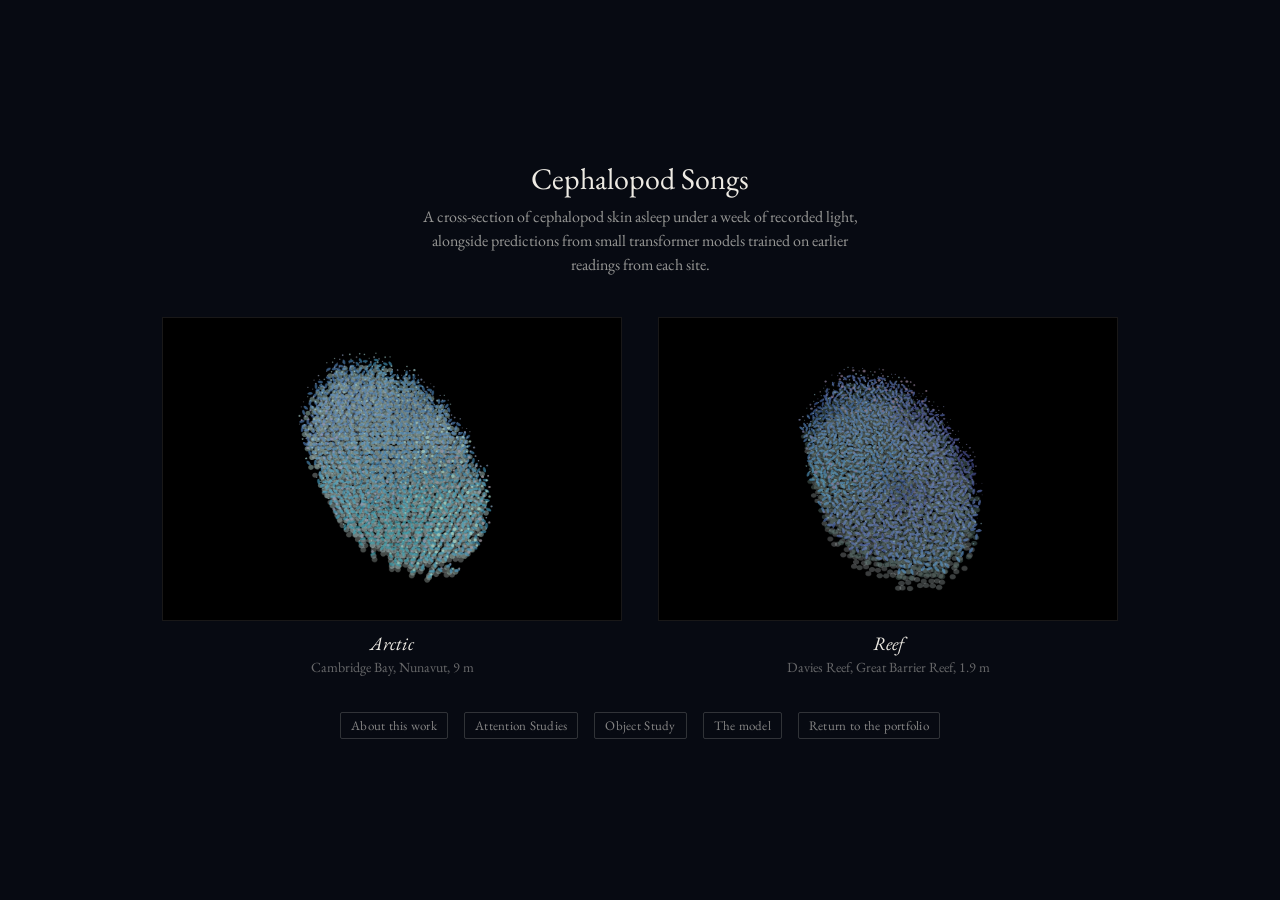
<file: cephalopod-song.html>
<!DOCTYPE html>
<html lang="en">
<head>
<meta charset="utf-8">
<meta name="viewport" content="width=device-width, initial-scale=1, viewport-fit=cover">
<title>Cephalopod Songs</title>
<link rel="preconnect" href="https://fonts.googleapis.com">
<link href="https://fonts.googleapis.com/css2?family=EB+Garamond:ital,wght@0,400;0,500;1,400&display=swap" rel="stylesheet">
<style>
  :root { --night: #070a12; --light: #eeebe4; --gilt: #d9b25a; --soft: rgba(238,235,228,.62); --faint: rgba(238,235,228,.42); box-sizing: border-box; }
  *, *::before, *::after { box-sizing: inherit; }
  body { margin: 0; background: var(--night); color: var(--light); font-family: "EB Garamond", Garamond, Georgia, serif; font-size: 16px; }
  [hidden] { display: none !important; }
  .link { font: inherit; font-size: 13px; letter-spacing: .02em; color: rgba(238,235,228,.55); background: transparent; border: 1px solid rgba(238,235,228,.18); padding: 4px 10px; cursor: pointer; border-radius: 2px; text-decoration: none; transition: color .3s, border-color .3s; }
  .link:hover { color: rgba(238,235,228,.9); border-color: rgba(238,235,228,.45); }
  a:focus-visible { outline: 2px solid var(--gilt); outline-offset: 3px; }

  /* the cover: the title, the two records, and the lines beneath */
  #cover { min-height: 100vh; display: flex; flex-direction: column; justify-content: center; align-items: center; padding: calc(40px + env(safe-area-inset-top, 0px)) 24px calc(40px + env(safe-area-inset-bottom, 0px)); text-align: center; }
  #cover h1 { font-weight: 400; font-size: 30px; line-height: 1.2; margin: 0; }
  #cover .sub { color: var(--soft); margin: 8px auto 0; max-width: 58ch; line-height: 1.5; }
  .records { display: flex; flex-wrap: wrap; justify-content: center; gap: 28px 36px; margin: 40px 0 36px; }
  .record { display: block; text-decoration: none; color: var(--light); width: min(460px, 100%); }
  .record img { display: block; width: 100%; aspect-ratio: 1300 / 860; object-fit: cover; background: #000; border: 1px solid rgba(238,235,228,.1); transition: border-color .3s; }
  .record:hover img { border-color: rgba(238,235,228,.4); }
  .record .name { margin: 10px 0 0; font-size: 19px; }
  .record .where { margin: 2px 0 0; color: var(--faint); font-size: 14px; }
  .lines { display: flex; flex-wrap: wrap; justify-content: center; gap: 10px 16px; }

  /* about the work, the thread studies, the model */
  .reading { max-width: 64ch; margin: 0 auto; padding: calc(40px + env(safe-area-inset-top, 0px)) 24px calc(56px + env(safe-area-inset-bottom, 0px)); line-height: 1.6; font-size: 18px; }
  .reading h1 { font-weight: 400; font-size: 30px; line-height: 1.2; margin: 0; }
  .reading .sub { color: var(--soft); margin: 8px 0 36px; }
  #about h1 { margin-bottom: 36px; }
  .reading h2 { font-weight: 400; font-style: italic; font-size: 19px; color: var(--gilt); margin: 34px 0 6px; }
  .reading p { margin: 0 0 12px; }
  .reading .colophon { color: var(--faint); font-size: 15.5px; margin-top: 40px; }
  .reading .nav { display: flex; flex-wrap: wrap; gap: 10px; margin: 0 0 32px; }
  .reading .nav.end { margin: 28px 0 0; }
  .reading p a { color: var(--light); text-decoration: underline; text-decoration-color: rgba(217,178,90,.6); text-underline-offset: 3px; }
  .reading p a:hover { text-decoration-color: var(--gilt); }
  #studies, #object { max-width: 92ch; }
  #object .intro { margin: 24px 0 8px; }
  #studies h1, #object h1 { margin-bottom: 8px; }
  #studies .sub, #object .sub { margin-bottom: 0; }
  #studies figure, #object figure { margin: 28px 0 0; }
  #studies figure img, #object figure img { display: block; width: 100%; height: auto; border: 1px solid rgba(238,235,228,.08); }
  #studies figcaption, #object figcaption { color: var(--soft); font-size: 15.5px; line-height: 1.5; margin: 10px 0 0; }
  #studies figcaption a, #object figcaption a { color: inherit; text-decoration: underline dotted; }
  #studies figure.study iframe { display: block; width: 100%; aspect-ratio: 16 / 10; border: 1px solid rgba(238,235,228,.08); background: #070a12; }
  #model { max-width: 92ch; }
  #model pre { font-size: 13px; line-height: 1.55; margin: 0; padding: 20px 22px; overflow-x: auto; background: rgba(238,235,228,.03); border: 1px solid rgba(238,235,228,.1); border-radius: 2px; }
  #model code { font-family: ui-monospace, "SF Mono", Menlo, Consolas, "Liberation Mono", monospace; font-size: 13px; line-height: 1.55; color: rgba(238,235,228,.82); white-space: pre; }
  @media (max-width: 640px) { .reading { font-size: 17px; } .reading h1, #cover h1 { font-size: 25px; } #model code { font-size: 12px; } }
</style>
<script data-goatcounter="https://aemberley.goatcounter.com/count" async src="//gc.zgo.at/count.js"></script>
<!-- Statcounter -->
<script>var sc_project=13358656; var sc_invisible=1; var sc_security="503b06b8";</script>
<script src="https://www.statcounter.com/counter/counter.js" async></script>
<noscript><div class="statcounter"><a title="Web Analytics Made Easy - Statcounter" href="https://statcounter.com/" target="_blank"><img class="statcounter" src="https://c.statcounter.com/13358656/0/503b06b8/1/" alt="Web Analytics Made Easy - Statcounter" referrerPolicy="no-referrer-when-downgrade"></a></div></noscript>
</head>
<body>
<main id="cover">
  <h1>Cephalopod Songs</h1>
  <p class="sub">A cross-section of cephalopod skin asleep under a week of recorded light, alongside predictions from small transformer models trained on earlier readings from each site.</p>
  <div class="records">
    <a class="record" href="cephalopod-song-arctic.html"><img src="cephalopod-song/still-arctic.png" alt="The same skin at night in a green dream, dim and blue-green."><p class="name"><i>Arctic</i></p><p class="where">Cambridge Bay, Nunavut, 9 m</p></a>
    <a class="record" href="cephalopod-song-reef.html"><img src="cephalopod-song/still-reef.png" alt="A slab of cephalopod skin seen in section under daylight: pale discs over blue plates over white."><p class="name"><i>Reef</i></p><p class="where">Davies Reef, Great Barrier Reef, 1.9 m</p></a>
  </div>
  <div class="lines">
    <a class="link" href="#about">About this work</a>
    <a class="link" href="#studies">Attention Studies</a>
    <a class="link" href="#object">Object Study</a>
    <a class="link" href="#model">The model</a>
    <a class="link" href="recent-work.html">Return to the portfolio</a>
  </div>
</main>

<article id="about" class="reading" hidden>
  <div class="nav"><a class="link" href="#">Return to the cover</a><a class="link" href="#studies">Attention Studies</a></div>
  <h1>Cephalopod Songs</h1>

  <h2>Skin</h2>
  <p>A floating image depicts the structure of cephalopod skin in cross-section, slowly turning. The work was inspired by Peter Godfrey-Smith&rsquo;s account in <i>Other Minds: The Octopus, the Sea, and the Deep Origins of Consciousness</i>, of how cephalopods change the colour of their skin.</p>
  <p>At the surface are the chromatophores: sacs of yellow, red, and brown pigment that open and close. Beneath them are the iridophores: thin, tilted plates that reflect a narrow band of colour, shifting as they turn and flashing silver when seen face-on. At the base are the leucophores: white cells that reflect whatever light reaches them. As light passes down through the pigment sacs, it reflects upward from the layers beneath and travels back up through them. The Merge slider closes the three layers into a single surface, where the colours are produced through their interaction.</p>

  <h2>The light</h2>
  <p>The patterns of light are drawn from actual records. In <i>Reef</i>, the data comes from light measured by a sensor 1.9 metres below the surface at Davies Reef, in the central Great Barrier Reef, with readings taken every ten minutes. In <i>Arctic</i>, it comes from a radiometer 9 metres below the surface in Cambridge Bay, Nunavut, with readings taken every minute. Both use the first week of September 2024. At the default pace, a day passes in four minutes. The Pace slider ranges from one day in ten minutes to one day in one minute.</p>

  <h2>Sleep</h2>
  <p>The octopus sleeps according to the rhythm described by Medeiros and colleagues (2021): periods of quiet sleep, when it is pale and still, interrupted every thirty to forty minutes by an active sleep lasting less than a minute, during which the skin moves through changing colours. Quiet sleep passes at ten times its natural speed and active sleep at twice its natural speed, so that the changes are visible.</p>

  <h2>Transformer echo</h2>
  <p>Beneath the three visible layers lies a fourth, fainter one: an echo. A <a href="#model">small transformer</a> was trained for each work on readings from its own sensor during July and August 2024, at ten-minute intervals. Neither was trained on the September week used in the work. As the work runs, the model receives the previous six hours of readings and predicts the next one.</p>
  <p>The echo repeats the structure of the skin. It is faint and grey when the model&rsquo;s prediction is accurate, and brighter and coloured when it is wrong. It is amber when the model predicted more light than was measured, and blue when the measured light exceeded its prediction.</p>
  <p>The model has learned the daily cycle, so at dawn and dusk the two skins tend to move together, with the echo following only slightly behind the measured light. It cannot anticipate an individual cloud, so under changing cloud cover they separate: the skin flickers while the echo changes colour in response to the model&rsquo;s errors. The model runs locally in the page.</p>

  <h2>Sound</h2>
  <p>Changes in light generate the notes: a note sounds only when the light moves by a set amount. Its pitch corresponds to the level of light. Dawn therefore rises, dusk falls, and a steady noon remains silent.</p>
  <p>Each note is answered by the model, an octave beneath the note it predicted. It is in tune when its prediction is accurate, and out of tune when the observed light differs from what was expected.</p>
  <p>During active sleep, a low chord rocks between two harmonies like a lullaby, voiced according to the colours displayed by the chromatophores. Night introduces a hollow fifth. Beneath this is a layer of filtered noise resembling the sound of water, which rises and falls with the level of darkness.</p>
  <p>The key is B minor.</p>

  <h2>Sources</h2>
  <p>Light, <i>Reef</i>: Australian Institute of Marine Science (AIMS). (2009). <i>Northern Australia Automated Marine Weather and Oceanographic Stations</i>. Davies Reef Base Station, photosynthetically active radiation at 1.9 m, 1 to 7 September 2024. <a href="https://doi.org/10.25845/5c09bf93f315d" target="_blank" rel="noopener">doi:10.25845/5c09bf93f315d</a>, accessed 4 October 2026. Licensed under CC BY 3.0 AU.</p>
  <p>Light, <i>Arctic</i>: Ocean Networks Canada Society. (2024). <i>Cambridge Bay Radiometer Deployed 2024-08-29</i>. Photosynthetically active radiation at 9 m, 1 to 7 September 2024. <a href="https://doi.org/10.34943/3c374d6d-a870-48e1-9889-93344357bb05" target="_blank" rel="noopener">doi:10.34943/3c374d6d-a870-48e1-9889-93344357bb05</a>, accessed 5 October 2026. Licensed under CC BY 4.0.</p>
  <p>Sleep: Medeiros, S.L.S. et al. (2021). Cyclic alternation of quiet and active sleep states in the octopus. <i>iScience</i> 24(4), 102223. <a href="https://doi.org/10.1016/j.isci.2021.102223" target="_blank" rel="noopener">doi:10.1016/j.isci.2021.102223</a></p>
  <p>Skin: Godfrey-Smith, P. (2016). <i>Other Minds: The Octopus, the Sea, and the Deep Origins of Consciousness</i>. New York: Farrar, Straus and Giroux.</p>
  <p>Model: two transformers of the same design (36 readings of context, 24 dimensions, 2 heads, 10,537 weights each), one trained on each station&rsquo;s July and August 2024 readings, running in the pages. Designed by the artist; built and trained by Claude (Anthropic). The model&rsquo;s <a href="#model">code</a> is open source under the MIT Licence.</p>
  <p class="colophon">&copy; 2026 Alexandra Emberley. All rights reserved, except the model&rsquo;s code (MIT Licence) and the light records (CC BY 3.0 AU, AIMS; CC BY 4.0, Ocean Networks Canada).</p>
  <div class="nav end"><a class="link" href="#">Return to the cover</a><a class="link" href="#studies">Attention Studies</a></div>
</article>

<article id="studies" class="reading" hidden>
  <div class="nav"><a class="link" href="#">Return to the cover</a><a class="link" href="#about">About this work</a></div>
  <h1>Attention Studies</h1>
  <p class="sub">These studies examine how the small transformers assigned different weights to earlier light readings when making predictions. The model&rsquo;s attention is represented through moving arcs, friezes, and cross-stitch charts, each offering a different way of seeing the same computational process.</p>
  <figure class="study">
    <iframe src="cephalopod-song-attention-arcs.html" title="Attention arcs: an interactive study of one day of the Arctic model&rsquo;s attention" loading="lazy"></iframe>
    <figcaption><i>Attention arcs.</i> One day of the Arctic record laid round a ring. For each prediction, the model&rsquo;s attention to the six hours before it is drawn as an arc back to the moments it attended to, lifted in proportion to its weight. Click the ring to begin and drag to turn; the buttons choose the day and the head.</figcaption>
  </figure>
  <figure>
    <img src="cephalopod-song/attention-frieze-arctic.png" alt="The same frieze for the Arctic record: seven slanting bands, more irregular, like a woven textile.">
    <figcaption><i>Attention frieze, Arctic.</i> The same reading of the Arctic model. The bands are less alike from day to day, as the week&rsquo;s light was.</figcaption>
  </figure>
  <figure>
    <img src="cephalopod-song/attention-frieze-reef.png" alt="Fine horizontal stripes of light and dark on a dark ground, in seven slanting bands, like a woven textile.">
    <figcaption><i>Attention frieze, Reef.</i> For every prediction of the week, how much of the six hours behind it the model looked at: the present along the bottom row, six hours ago along the top, the week running left to right. Seven slanting bands appear, one for each day, as the model&rsquo;s attention swings with dawn and dusk.</figcaption>
  </figure>
  <figure>
    <img src="cephalopod-song/chart-arctic.png" alt="A cross-stitch chart on a pale grid: one day of the Arctic attention frieze as 144 by 36 stitches in four greys, each marked with a cross.">
    <figcaption><i>Cross-stitch chart, Arctic.</i> One day of the frieze, Monday 2 September 2024, in four greys: 144 &times; 36 stitches, 26 &times; 6.5 cm on 14-count cloth.</figcaption>
  </figure>
  <figure>
    <img src="cephalopod-song/chart-reef.png" alt="A cross-stitch chart on a pale grid: the same day of the Reef attention frieze as 144 by 36 stitches in four greys, each marked with a cross.">
    <figcaption><i>Cross-stitch chart, Reef.</i> The same day of the Reef frieze: 144 &times; 36 stitches, 26 &times; 6.5 cm on 14-count cloth.</figcaption>
  </figure>
  <div class="nav end"><a class="link" href="#">Return to the cover</a><a class="link" href="#about">About this work</a></div>
</article>

<article id="object" class="reading" hidden>
  <div class="nav"><a class="link" href="#">Return to the cover</a><a class="link" href="#studies">Attention Studies</a></div>
  <h1>Object Study</h1>
  <p class="sub"><i>Cephalopod Songs: Arctic</i>, 2026, a speculative sculptural study.</p>
  <p class="intro">These drawings explore how the <i>Arctic</i> visualization might become a physical object. They propose layers of glass, moving optical elements, light, and sound, driven by the same environmental record and model as the visualization.</p>
  <figure>
    <img src="cephalopod-song/object-sheet-1.jpg" width="2397" height="1551" alt="Drawing sheet: plan and elevations of an oval glass slab on a plinth, dotted with coloured discs, with notes on scale, drive, and materials.">
    <figcaption><i>Sheet 1.</i> Overall arrangement: plan, elevations, notes.</figcaption>
  </figure>
  <figure>
    <img src="cephalopod-song/object-sheet-4.jpg" width="2397" height="1551" alt="Drawing sheet: the week of Cambridge Bay light, the model's predictions, the echo as amber and blue bars, a lamp section, and a sleep clock.">
    <figcaption><i>Sheet 4.</i> Light and echo.</figcaption>
  </figure>
  <figure>
    <img src="cephalopod-song/object-sheet-6.jpg" width="2397" height="1551" alt="Drawing sheet: an exploded oblique view of the object from the plinth upward, each layer drawn separately, with a parts list and notes on assembly, motors, and lamps.">
    <figcaption><i>Sheet 6.</i> Exploded assembly and parts.</figcaption>
  </figure>
  <div class="nav end"><a class="link" href="#">Return to the cover</a><a class="link" href="#about">About this work</a></div>
</article>

<section id="model" class="reading" hidden>
  <div class="nav"><a class="link" href="#">Return to the cover</a><a class="link" href="#about">About this work</a></div>
  <h1>The model</h1>
  <p class="sub">The small transformer in this work, written in Python with numpy and open source under the MIT Licence. Anyone may read, run, change, and share it. One copy was trained on each light record; the learned numbers each holds after training are inside that work&rsquo;s page. The light records belong to AIMS and Ocean Networks Canada and carry their own licences.</p>
  <pre><code># Cephalopod Songs
# The model: a small transformer, written from scratch in Python with numpy.
# Designed by the artist; built and trained by Claude (Anthropic).
# One copy was trained on each light record; the learned numbers are inside each work&#x27;s page.

&quot;&quot;&quot;A small transformer, in numpy, with its gradients written by hand.
Given the last K readings of light (and the time of day), it predicts the next reading.
Sibling of the Cordyceps Septet model; the same shape, a different question.&quot;&quot;&quot;
import numpy as np

K, D, H, FF, L, FIN = 36, 24, 2, 48, 2, 3    # context (6 h of 10-min readings), width, heads, feed-forward, layers, features per step
DH = D // H

def init(seed=1):
    r = np.random.RandomState(seed); s = lambda *sh: (r.randn(*sh) * 0.08).astype(np.float64)
    P = {&quot;Win&quot;: s(FIN, D), &quot;bin&quot;: np.zeros(D), &quot;pos&quot;: s(K, D), &quot;Wout&quot;: s(D, 1), &quot;bout&quot;: np.zeros(1)}
    for l in range(L):
        P.update({f&quot;Wq{l}&quot;: s(D, D), f&quot;Wk{l}&quot;: s(D, D), f&quot;Wv{l}&quot;: s(D, D), f&quot;Wo{l}&quot;: s(D, D),
                  f&quot;g1{l}&quot;: np.ones(D), f&quot;b1{l}&quot;: np.zeros(D), f&quot;W1{l}&quot;: s(D, FF), f&quot;c1{l}&quot;: np.zeros(FF),
                  f&quot;W2{l}&quot;: s(FF, D), f&quot;c2{l}&quot;: np.zeros(D), f&quot;g2{l}&quot;: np.ones(D), f&quot;b2{l}&quot;: np.zeros(D)})
    return P

def ln_f(x, g, b, eps=1e-5):
    mu = x.mean(-1, keepdims=True); xc = x - mu; var = (xc * xc).mean(-1, keepdims=True); inv = 1 / np.sqrt(var + eps)
    xh = xc * inv; return xh * g + b, (xh, inv, g)
def ln_b(dy, cache):
    xh, inv, g = cache; dg = (dy * xh).sum((0, 1)); db = dy.sum((0, 1)); dxh = dy * g
    dx = inv * (dxh - dxh.mean(-1, keepdims=True) - xh * (dxh * xh).mean(-1, keepdims=True)); return dx, dg, db

def softmax(z): z = z - z.max(-1, keepdims=True); e = np.exp(z); return e / e.sum(-1, keepdims=True)

def forward(P, X, want_attn=False):
    &quot;&quot;&quot;X: (B, K, FIN). Returns prediction (B,) and a cache for backward.&quot;&quot;&quot;
    B = X.shape[0]; h = X @ P[&quot;Win&quot;] + P[&quot;bin&quot;] + P[&quot;pos&quot;]; cache = {&quot;X&quot;: X, &quot;hs&quot;: []}; attns = []
    mask = np.triu(np.ones((K, K)), 1).astype(bool)
    for l in range(L):
        a, c1 = ln_f(h, P[f&quot;g1{l}&quot;], P[f&quot;b1{l}&quot;])
        q = (a @ P[f&quot;Wq{l}&quot;]).reshape(B, K, H, DH).transpose(0, 2, 1, 3); k = (a @ P[f&quot;Wk{l}&quot;]).reshape(B, K, H, DH).transpose(0, 2, 1, 3); v = (a @ P[f&quot;Wv{l}&quot;]).reshape(B, K, H, DH).transpose(0, 2, 1, 3)
        sc = q @ k.transpose(0, 1, 3, 2) / np.sqrt(DH); sc = np.where(mask, -1e9, sc); at = softmax(sc)
        o = (at @ v).transpose(0, 2, 1, 3).reshape(B, K, D); ao = o @ P[f&quot;Wo{l}&quot;]; h2 = h + ao
        f, c2 = ln_f(h2, P[f&quot;g2{l}&quot;], P[f&quot;b2{l}&quot;]); u = f @ P[f&quot;W1{l}&quot;] + P[f&quot;c1{l}&quot;]; r = np.maximum(u, 0); fo = r @ P[f&quot;W2{l}&quot;] + P[f&quot;c2{l}&quot;]; h3 = h2 + fo
        cache[&quot;hs&quot;].append((h, a, c1, q, k, v, at, o, h2, f, c2, u, r)); attns.append(at); h = h3
    last = h[:, -1, :]; y = (last @ P[&quot;Wout&quot;] + P[&quot;bout&quot;])[:, 0]; cache[&quot;last&quot;] = last; cache[&quot;h&quot;] = h
    return (y, cache, attns) if want_attn else (y, cache)

def backward(P, cache, dy):
    &quot;&quot;&quot;dy: (B,) gradient of the loss with respect to the prediction. Returns gradients for every parameter.&quot;&quot;&quot;
    G = {k: np.zeros_like(v) for k, v in P.items()}; B = dy.shape[0]
    G[&quot;Wout&quot;] = cache[&quot;last&quot;].T @ dy[:, None]; G[&quot;bout&quot;] = dy.sum(keepdims=True)
    dh = np.zeros_like(cache[&quot;h&quot;]); dh[:, -1, :] = dy[:, None] * P[&quot;Wout&quot;][:, 0]
    mask = np.triu(np.ones((K, K)), 1).astype(bool)
    for l in reversed(range(L)):
        h, a, c1, q, k, v, at, o, h2, f, c2, u, r = cache[&quot;hs&quot;][l]
        # feed-forward
        dfo = dh; G[f&quot;W2{l}&quot;] += np.einsum(&quot;bkf,bkd-&gt;fd&quot;, r, dfo); G[f&quot;c2{l}&quot;] += dfo.sum((0, 1)); dr = dfo @ P[f&quot;W2{l}&quot;].T; du = dr * (u &gt; 0)
        G[f&quot;W1{l}&quot;] += np.einsum(&quot;bkd,bkf-&gt;df&quot;, f, du); G[f&quot;c1{l}&quot;] += du.sum((0, 1)); df = du @ P[f&quot;W1{l}&quot;].T
        dh2, dg2, db2 = ln_b(df, c2); G[f&quot;g2{l}&quot;] += dg2; G[f&quot;b2{l}&quot;] += db2; dh2 = dh2 + dh
        # attention
        dao = dh2; G[f&quot;Wo{l}&quot;] += np.einsum(&quot;bkd,bke-&gt;de&quot;, o, dao); do = (dao @ P[f&quot;Wo{l}&quot;].T).reshape(B, K, H, DH).transpose(0, 2, 1, 3)
        dat = do @ v.transpose(0, 1, 3, 2); dv = at.transpose(0, 1, 3, 2) @ do
        dsc = at * (dat - (dat * at).sum(-1, keepdims=True)); dsc = np.where(mask, 0, dsc) / np.sqrt(DH)
        dq = dsc @ k; dk = dsc.transpose(0, 1, 3, 2) @ q
        dq = dq.transpose(0, 2, 1, 3).reshape(B, K, D); dk = dk.transpose(0, 2, 1, 3).reshape(B, K, D); dv = dv.transpose(0, 2, 1, 3).reshape(B, K, D)
        G[f&quot;Wq{l}&quot;] += np.einsum(&quot;bkd,bke-&gt;de&quot;, a, dq); G[f&quot;Wk{l}&quot;] += np.einsum(&quot;bkd,bke-&gt;de&quot;, a, dk); G[f&quot;Wv{l}&quot;] += np.einsum(&quot;bkd,bke-&gt;de&quot;, a, dv)
        da = dq @ P[f&quot;Wq{l}&quot;].T + dk @ P[f&quot;Wk{l}&quot;].T + dv @ P[f&quot;Wv{l}&quot;].T
        dh1, dg1, db1 = ln_b(da, c1); G[f&quot;g1{l}&quot;] += dg1; G[f&quot;b1{l}&quot;] += db1; dh = dh1 + dh2
    G[&quot;pos&quot;] += dh.sum(0); G[&quot;bin&quot;] += dh.sum((0, 1)); G[&quot;Win&quot;] += np.einsum(&quot;bkf,bkd-&gt;fd&quot;, cache[&quot;X&quot;], dh)
    return G

def features(lum, t0_index):
    &quot;&quot;&quot;lum: a 1-D array of light levels (0..1); returns per-step features [lum, sin(hour), cos(hour)] with 144 steps a day,
    where t0_index is the index of the step at local midnight.&quot;&quot;&quot;
    n = len(lum); ph = ((np.arange(n) - t0_index) % 144) / 144 * 2 * np.pi
    return np.stack([lum, np.sin(ph), np.cos(ph)], 1)

def windows(F, lum):
    &quot;&quot;&quot;Every window of K steps and the reading that follows it.&quot;&quot;&quot;
    n = len(lum) - K; X = np.stack([F[i:i + K] for i in range(n)]); y = lum[K:K + n]; return X, y

# MIT Licence
#
# Copyright (c) 2026 Alexandra Emberley
#
# Permission is hereby granted, free of charge, to any person obtaining a copy of this software and
# associated documentation files (the &quot;Software&quot;), to deal in the Software without restriction,
# including without limitation the rights to use, copy, modify, merge, publish, distribute,
# sublicense, and/or sell copies of the Software, and to permit persons to whom the Software is
# furnished to do so, subject to the following conditions:
#
# The above copyright notice and this permission notice shall be included in all copies or
# substantial portions of the Software.
#
# THE SOFTWARE IS PROVIDED &quot;AS IS&quot;, WITHOUT WARRANTY OF ANY KIND, EXPRESS OR IMPLIED, INCLUDING BUT
# NOT LIMITED TO THE WARRANTIES OF MERCHANTABILITY, FITNESS FOR A PARTICULAR PURPOSE AND
# NONINFRINGEMENT. IN NO EVENT SHALL THE AUTHORS OR COPYRIGHT HOLDERS BE LIABLE FOR ANY CLAIM,
# DAMAGES OR OTHER LIABILITY, WHETHER IN AN ACTION OF CONTRACT, TORT OR OTHERWISE, ARISING FROM,
# OUT OF OR IN CONNECTION WITH THE SOFTWARE OR THE USE OR OTHER DEALINGS IN THE SOFTWARE.
</code></pre>
  <div class="nav end"><a class="link" href="#">Return to the cover</a><a class="link" href="#about">About this work</a></div>
</section>

<script>
  // pages in one file: the cover, about the work, the attention studies, the object study, and the model
  const views = { "#about": "about", "#studies": "studies", "#object": "object", "#model": "model" };
  function show() {
    const v = views[location.hash] || "cover";
    for (const id of ["cover", "about", "studies", "object", "model"]) document.getElementById(id).hidden = id !== v;
    window.scrollTo(0, 0);
  }
  addEventListener("hashchange", show); show();
</script>
</body>
</html>
</file>
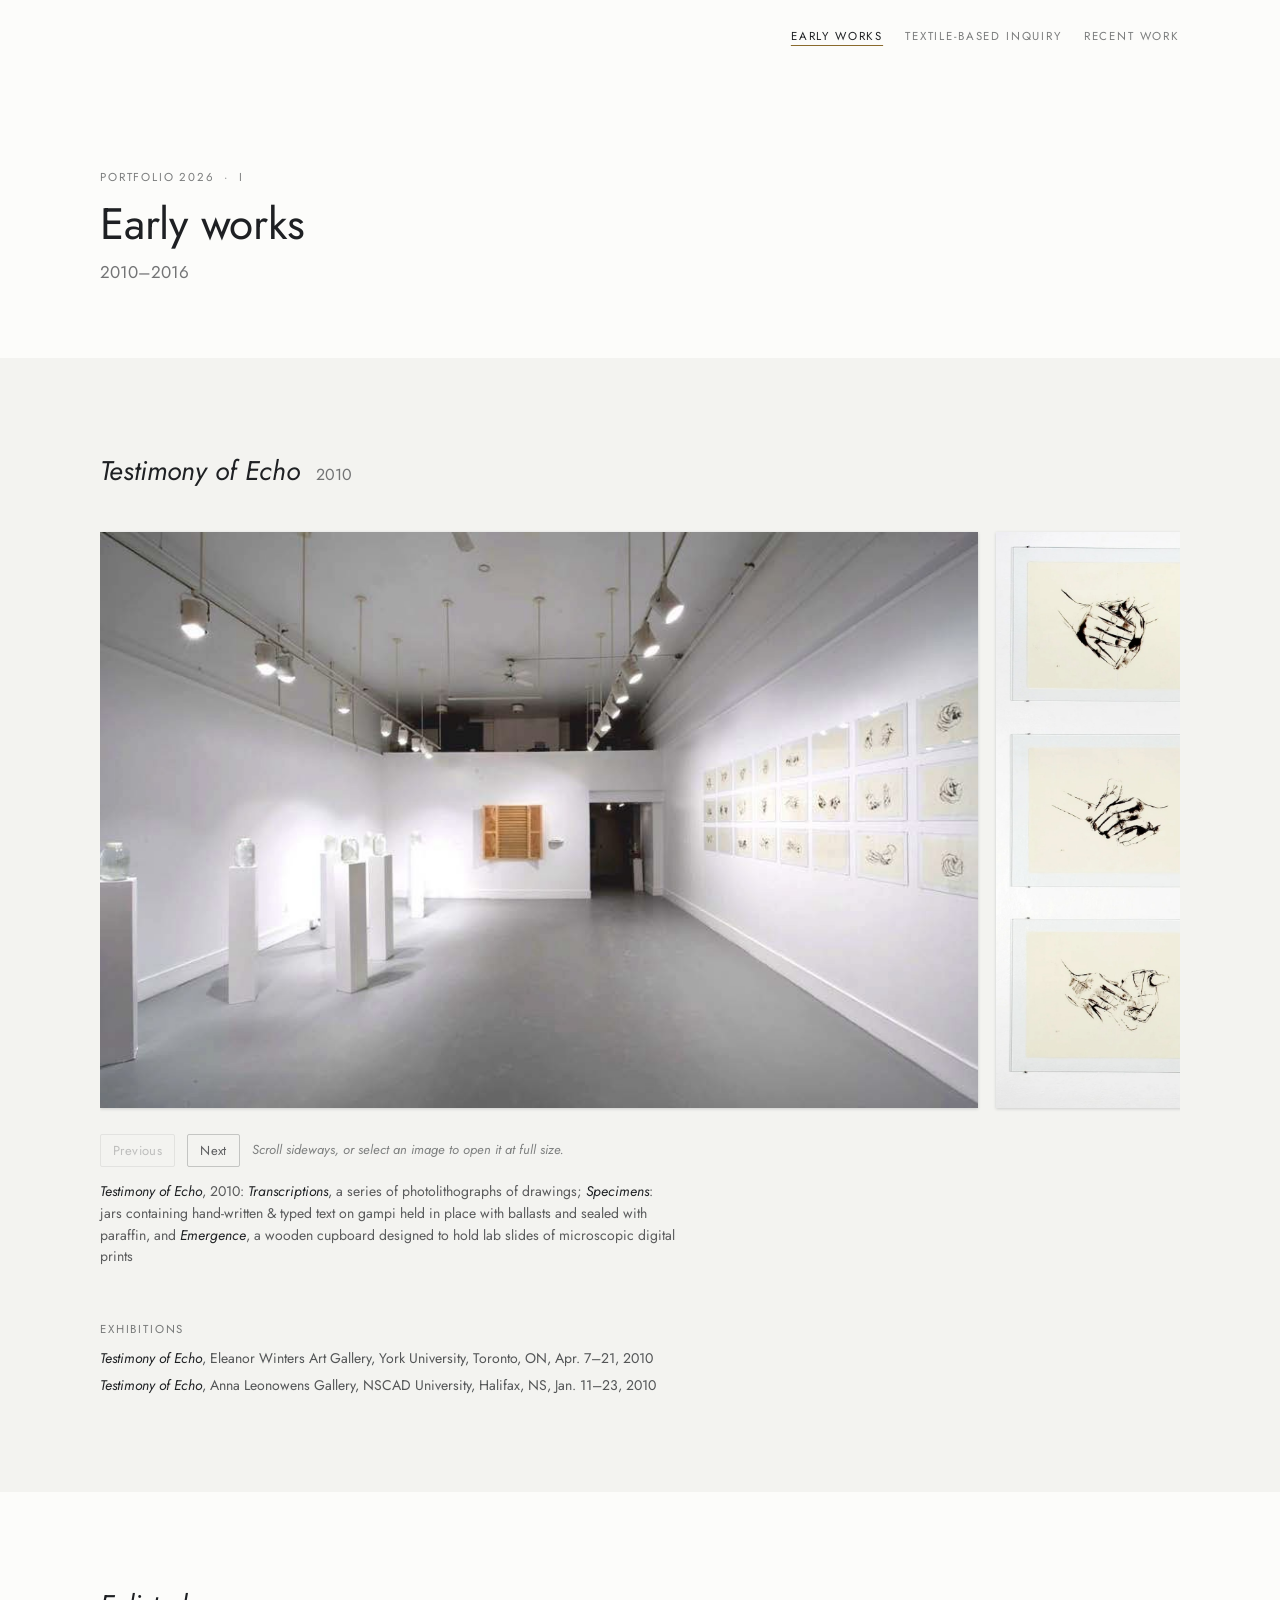
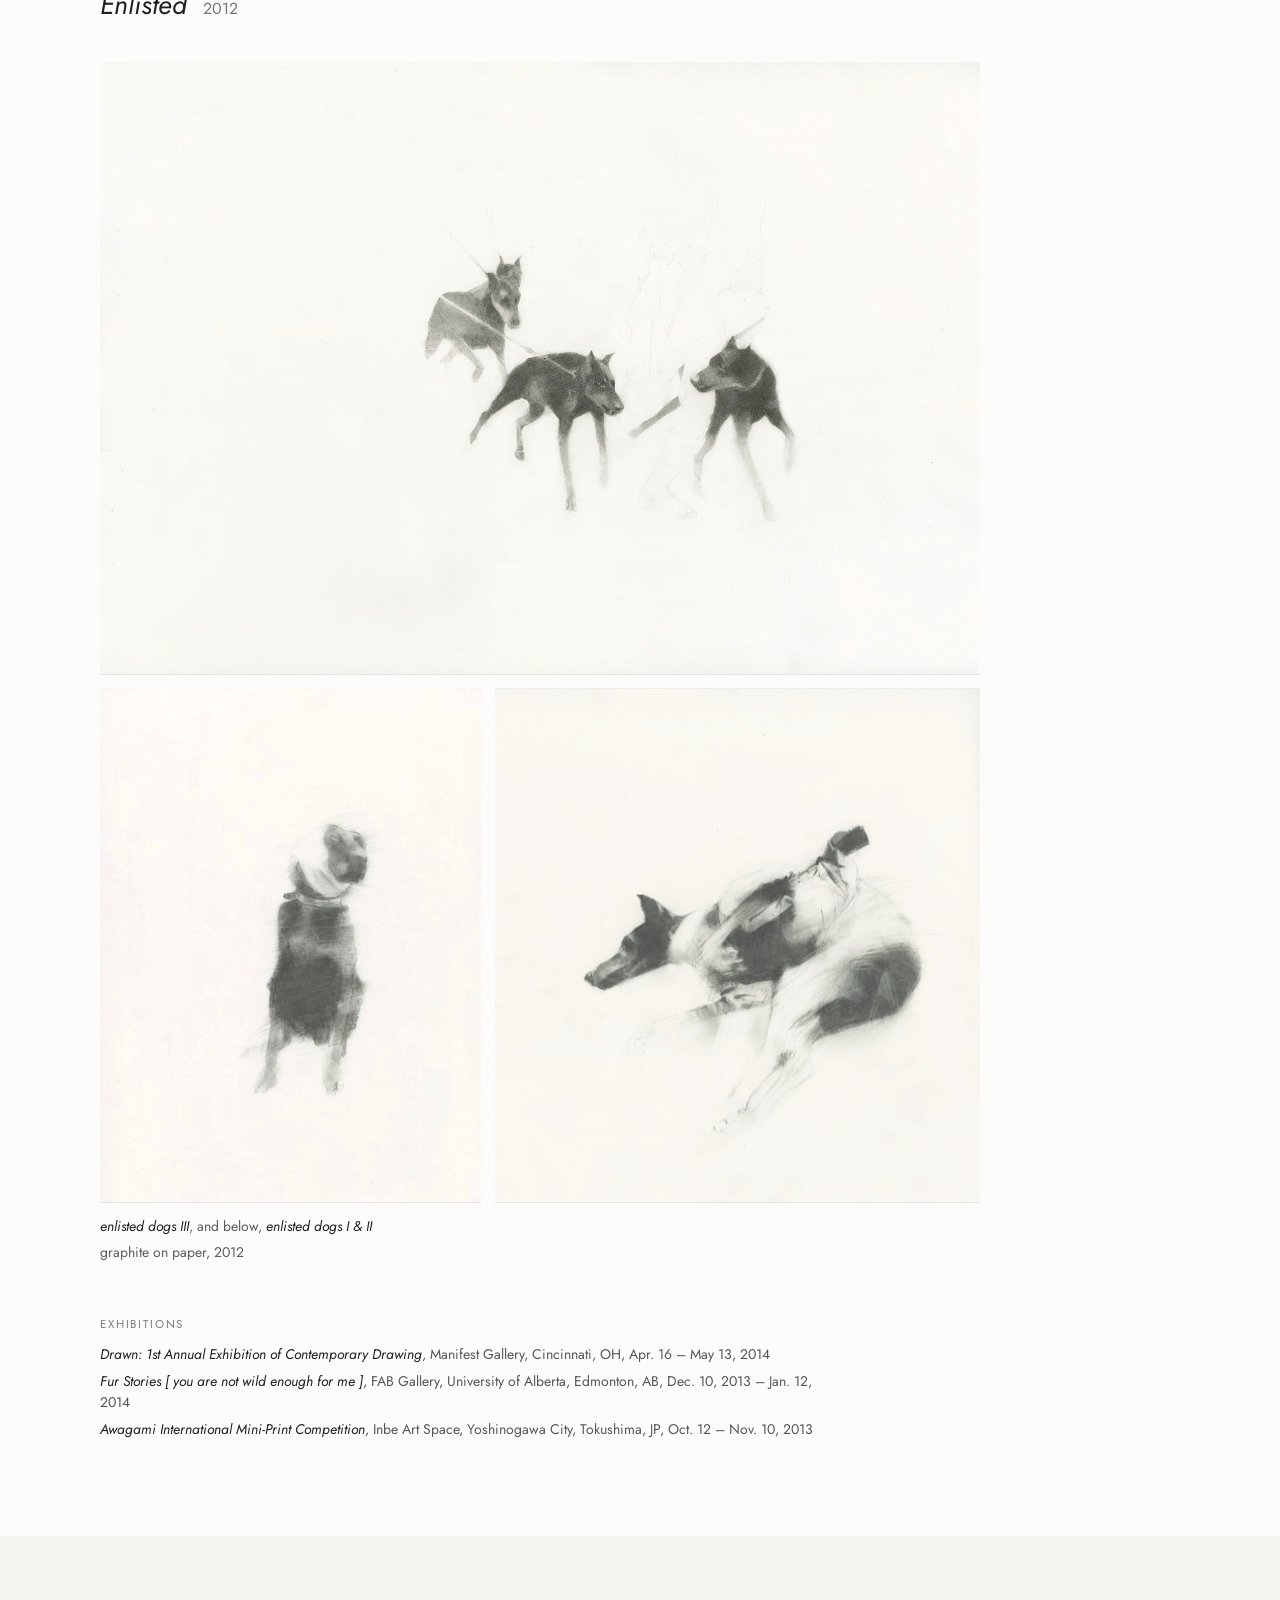
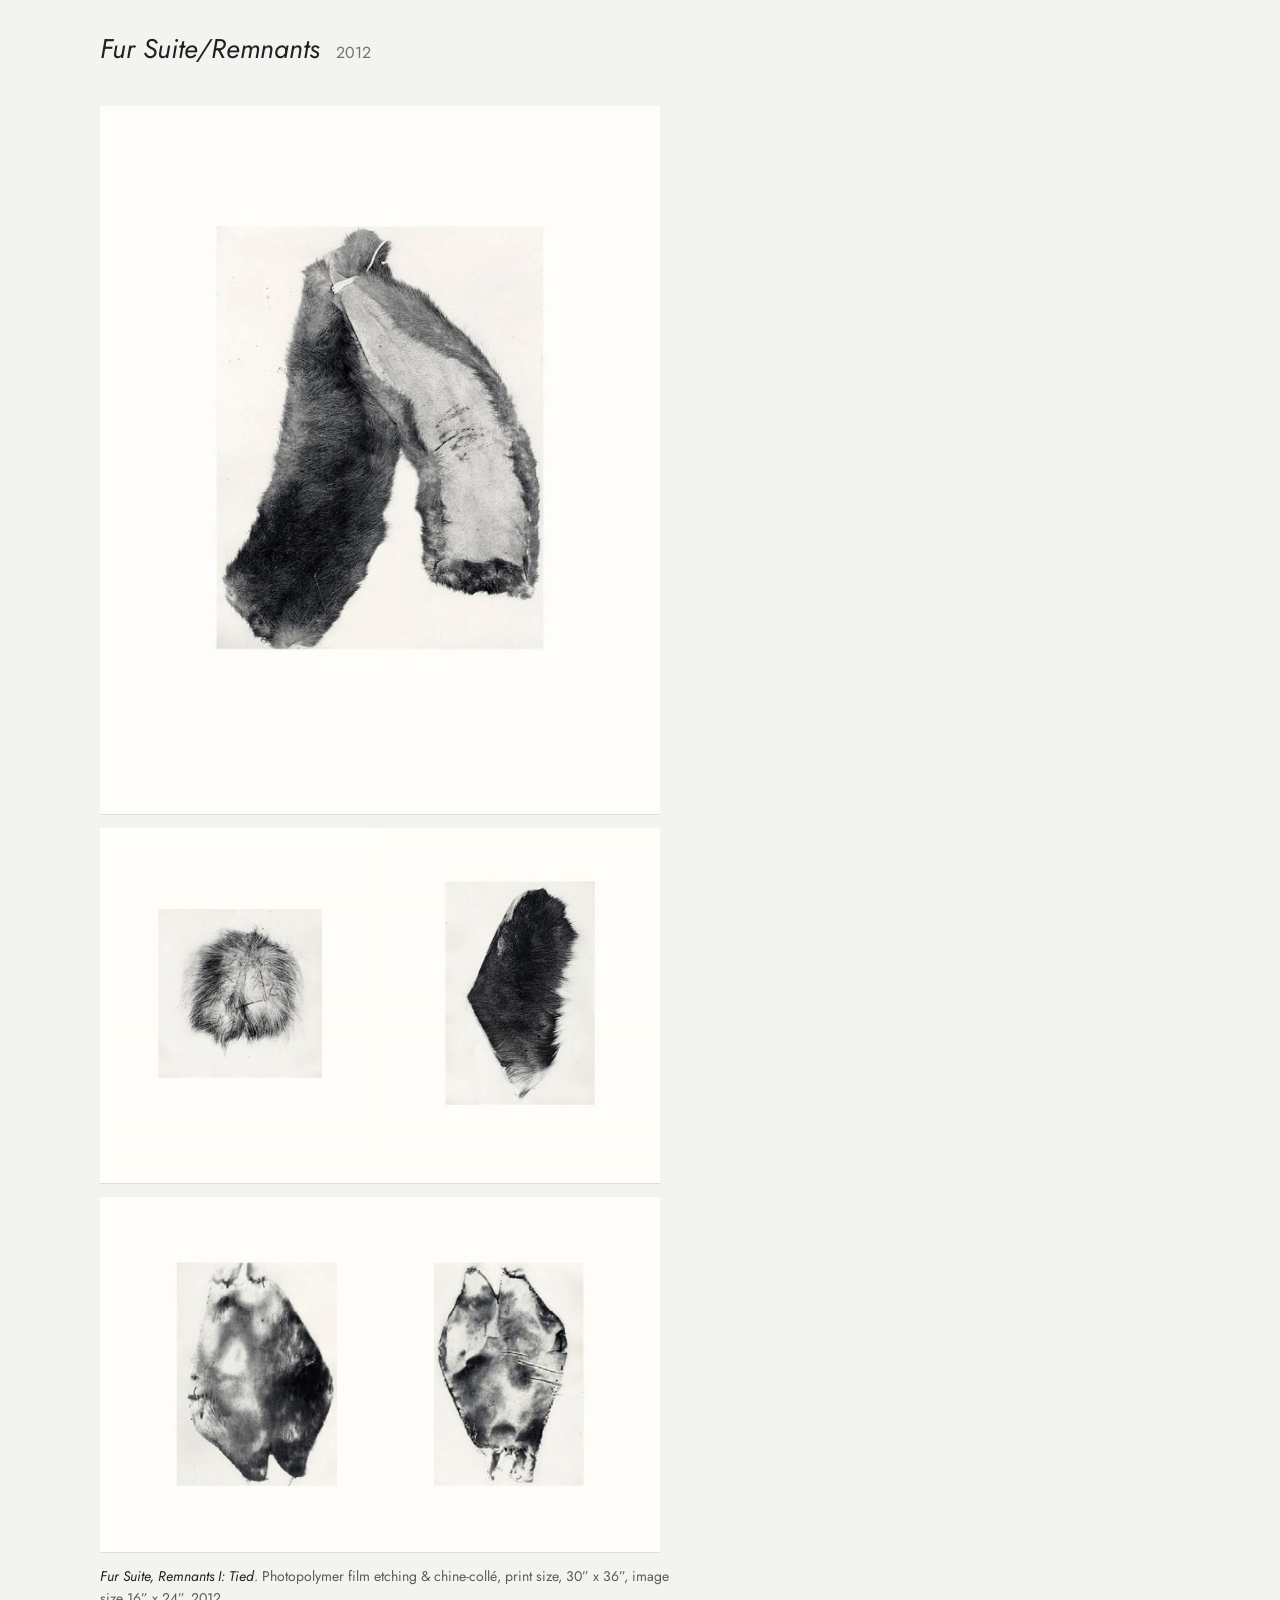
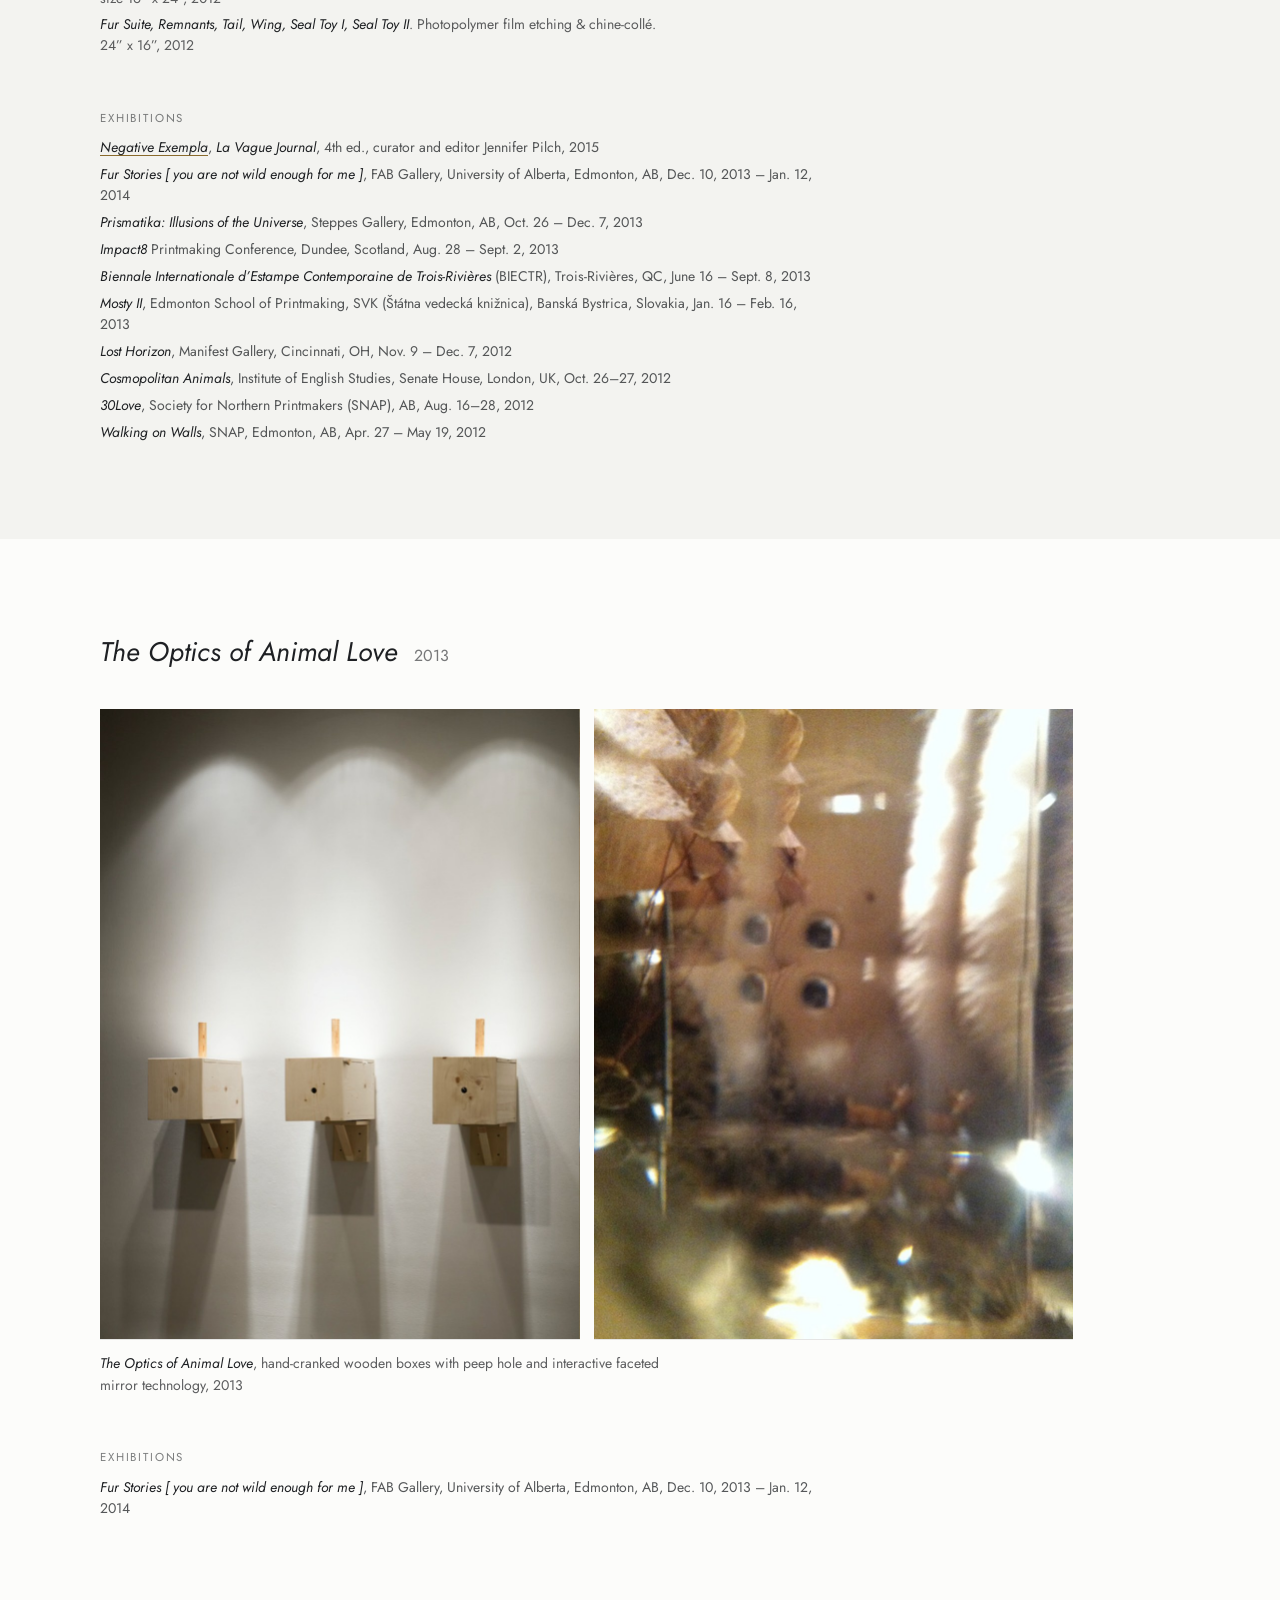
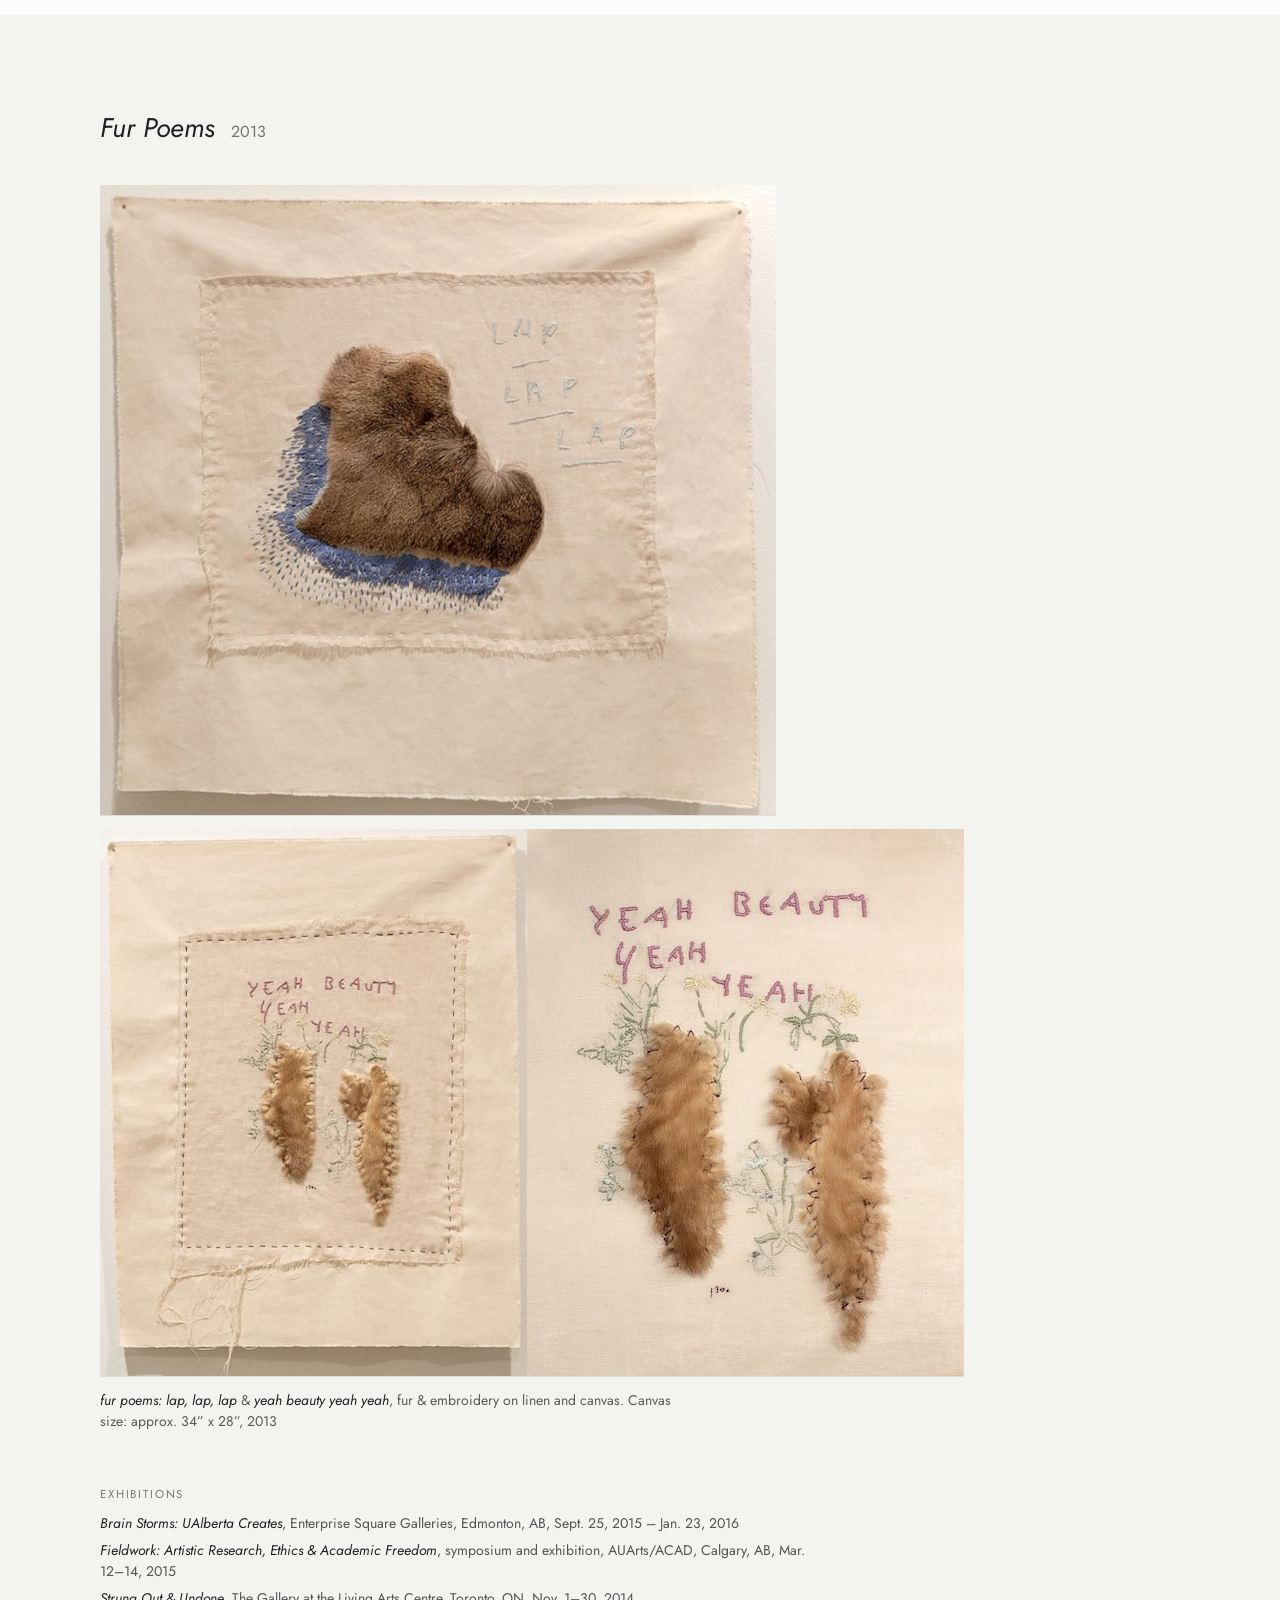
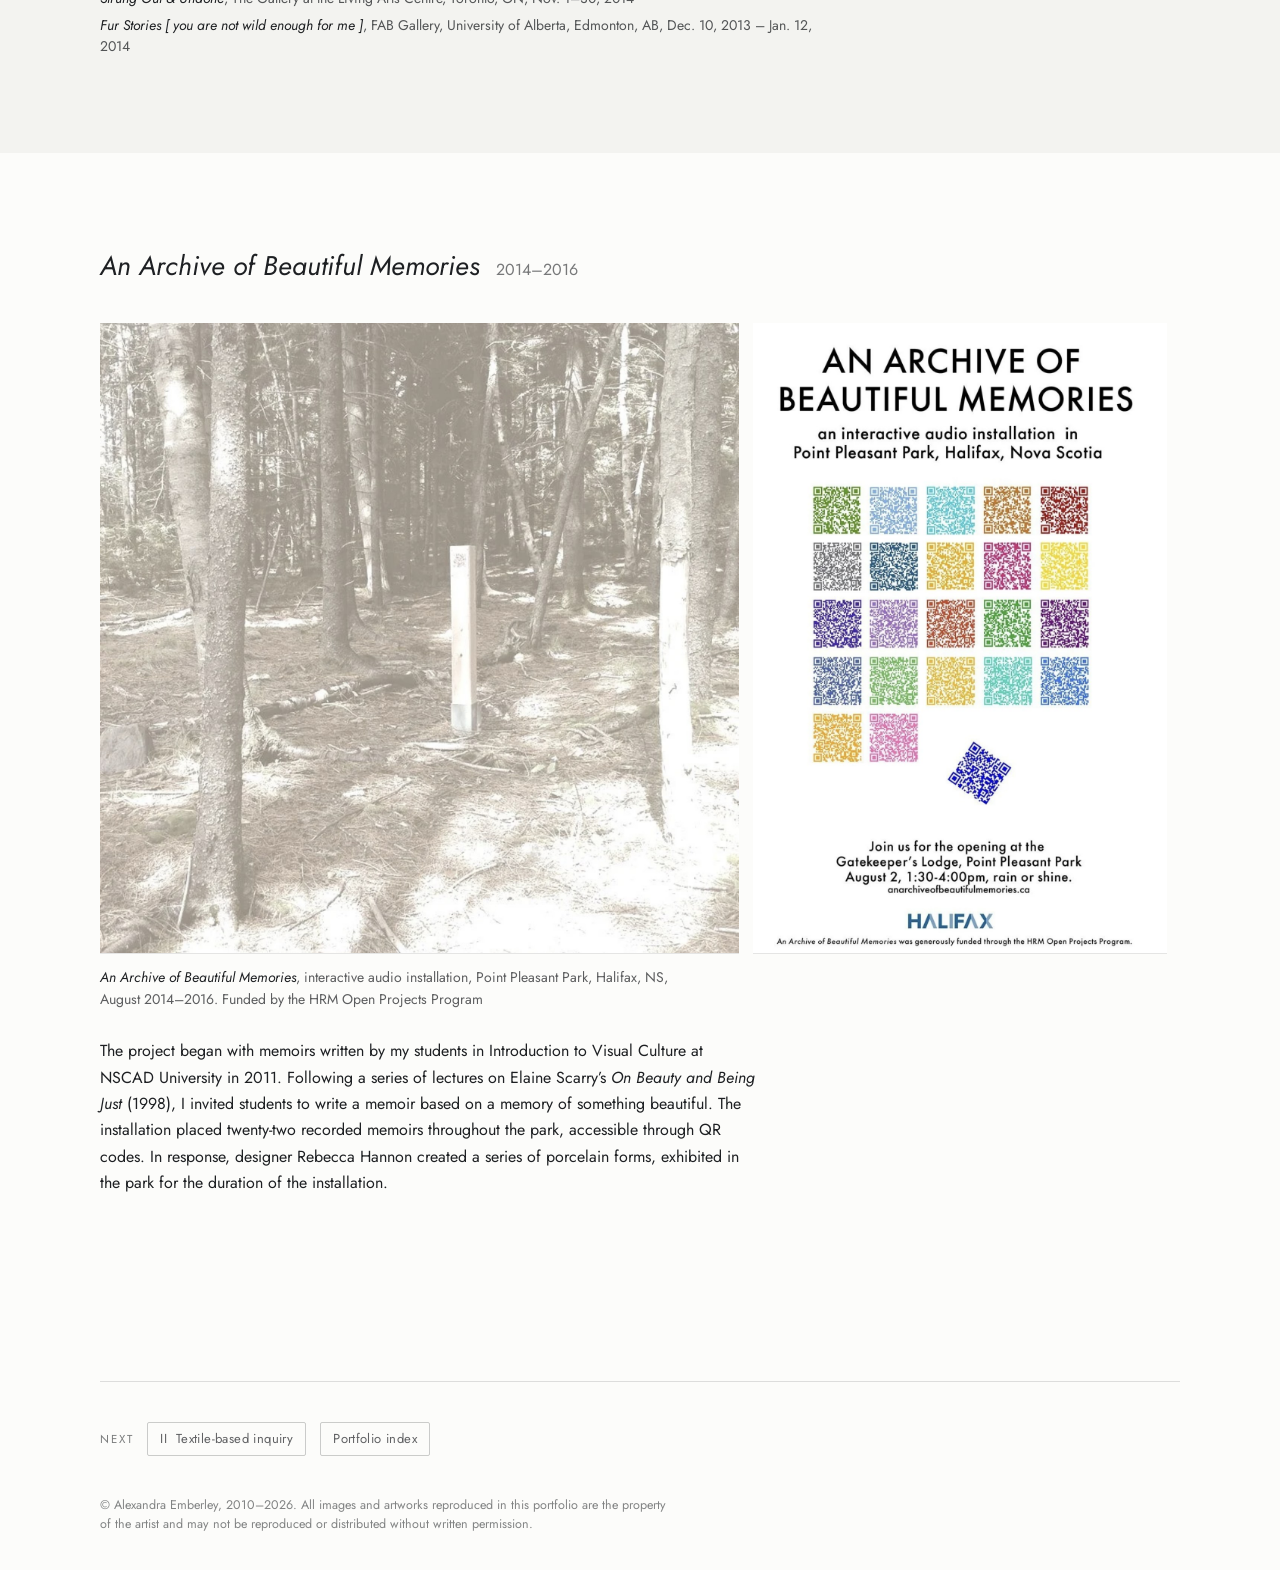
<file: early-works.html>
<!DOCTYPE html>
<html lang="en">
<head>
<meta charset="utf-8">
<meta name="viewport" content="width=device-width, initial-scale=1, viewport-fit=cover">
<title>Early works · Alexandra Emberley</title>
<link rel="preconnect" href="https://fonts.googleapis.com">
<link rel="preconnect" href="https://fonts.gstatic.com" crossorigin>
<link rel="stylesheet" href="https://fonts.googleapis.com/css2?family=Jost:ital,wght@0,400;0,500;1,400&display=swap">
<link rel="stylesheet" href="css/portfolio.css?v=fd24f55b">
</head>
<body>
<header class="band masthead" style="--ground:#fcfcfa">
  <div class="inner">
    <nav aria-label="Portfolio sections">
      <ul class="sections">
        <li><a href="early-works.html" aria-current="page">Early works</a></li>
        <li><a href="textile-based-inquiry.html">Textile-based inquiry</a></li>
        <li><a href="recent-work.html">Recent work</a></li>
      </ul>
    </nav>
  </div>
</header>

<main>
  <section class="band opener" style="--ground:#fcfcfa" aria-labelledby="section-title">
    <div class="inner">
      <span class="label">Portfolio 2026 &nbsp;·&nbsp; I</span>
      <h1 id="section-title">Early works</h1>
      <p class="dates">2010–2016</p>
    </div>
  </section>

  <article class="band work" style="--ground:#f3f3f0" aria-labelledby="w-testimony">
    <div class="inner">
      <header class="work-head">
        <h2 id="w-testimony">Testimony of Echo</h2>
        <p class="year">2010</p>
      </header>

      <figure class="plate">
        <div class="plate-media">
        <div class="book">
          <div class="pages" tabindex="0" role="region" aria-label="Testimony of Echo, six views. Scroll sideways.">
          <a class="page" href="images/early/testimony-of-echo-installation.jpg" target="_blank" rel="noopener"><img src="images/early/testimony-of-echo-installation.jpg" width="927" height="608" style="--ar:1.5247;--h:608px" loading="lazy" alt="Gallery view of Testimony of Echo: glass jars on white plinths at left, a wooden cupboard on the far wall, and three rows of framed drawings of hands along the right wall."></a>
          <a class="page" href="images/early/testimony-of-echo-transcriptions.jpg" target="_blank" rel="noopener"><img src="images/early/testimony-of-echo-transcriptions.jpg" width="1404" height="1668" style="--ar:0.8417;--h:1668px" loading="lazy" alt="Six framed photolithographs in two columns, each a loose drawing of hands in sepia on cream paper; the last sheet is blank, torn from the top."></a>
          <a class="page" href="images/early/testimony-of-echo-specimen.jpg" target="_blank" rel="noopener"><img src="images/early/testimony-of-echo-specimen.jpg" width="460" height="705" style="--ar:0.6525;--h:705px" loading="lazy" alt="A glass jar on a plinth holding strips of gampi paper with handwritten text, with framed drawings of hands on the wall behind."></a>
          <a class="page" href="images/early/testimony-of-echo-gampi.jpg" target="_blank" rel="noopener"><img src="images/early/testimony-of-echo-gampi.jpg" width="466" height="705" style="--ar:0.6610;--h:705px" loading="lazy" alt="Close view of translucent gampi strips carrying typed and handwritten lines."></a>
          <a class="page" href="images/early/testimony-of-echo-emergence-cupboard.jpg" target="_blank" rel="noopener"><img src="images/early/testimony-of-echo-emergence-cupboard.jpg" width="968" height="643" style="--ar:1.5054;--h:643px" loading="lazy" alt="A pale wooden cupboard with its doors open, the interior fitted with rows of narrow slots, and a small shelf mounted beside it."></a>
          <a class="page" href="images/early/testimony-of-echo-emergence-shelves.jpg" target="_blank" rel="noopener"><img src="images/early/testimony-of-echo-emergence-shelves.jpg" width="968" height="643" style="--ar:1.5054;--h:643px" loading="lazy" alt="Detail of the cupboard&#x27;s wooden shelves holding small slides of microscopic prints."></a>
          </div>
          <div class="book-controls">
            <button type="button" class="btn" data-turn="-1">Previous</button>
            <button type="button" class="btn" data-turn="1">Next</button>
            <span class="hint">Scroll sideways, or select an image to open it at full size.</span>
          </div>
        </div>
        </div>
        <figcaption><i>Testimony of Echo</i>, 2010: <i>Transcriptions</i>, a series of photolithographs of drawings; <i>Specimens</i>: jars containing hand-written &amp; typed text on gampi held in place with ballasts and sealed with paraffin, and <i>Emergence</i>, a wooden cupboard designed to hold lab slides of microscopic digital prints</figcaption>
      </figure>
      <div class="shows">
        <div>
          <span class="label">Exhibitions</span>
          <ul>
          <li><i>Testimony of Echo</i>, Eleanor Winters Art Gallery, York University, Toronto, ON, Apr. 7–21, 2010</li>
          <li><i>Testimony of Echo</i>, Anna Leonowens Gallery, NSCAD University, Halifax, NS, Jan. 11–23, 2010</li>
          </ul>
        </div>
      </div>
    </div>
  </article>

  <article class="band work" style="--ground:#fcfcfa" aria-labelledby="w-enlisted">
    <div class="inner">
      <header class="work-head">
        <h2 id="w-enlisted">Enlisted</h2>
        <p class="year">2012</p>
      </header>

      <figure class="plate">
        <div class="plate-media">
        <div class="stack" style="max-width:880px">
        <img src="images/early/enlisted-dogs-iiii.jpg" width="1440" height="1002"
             alt="Graphite drawing of three dark dogs in motion, lightly sketched against an empty ground.">
        <div class="row" style="--mw:1363px;--sum:1.687;--gaps:14px">
          <img src="images/early/enlisted-dogs-i.jpg" width="594" height="800" style="--ar:0.743"
             alt="Graphite drawing of a dog standing upright, its form dissolving into the pale paper.">
          <img src="images/early/enlisted-dogs-iii.jpg" width="1000" height="1059" style="--ar:0.944"
             alt="Graphite drawing of a spotted dog lying on its side, head raised.">
        </div>
        </div>
        </div>
        <figcaption><span class="line"><i>enlisted dogs III</i>, and below, <i>enlisted dogs I &amp; II</i></span><span class="line">graphite on paper, 2012</span></figcaption>
      </figure>
      <div class="shows">
        <div>
          <span class="label">Exhibitions</span>
          <ul>
          <li><i>Drawn: 1st Annual Exhibition of Contemporary Drawing</i>, Manifest Gallery, Cincinnati, OH, Apr. 16 – May 13, 2014</li>
          <li><i>Fur Stories [ you are not wild enough for me ]</i>, FAB Gallery, University of Alberta, Edmonton, AB, Dec. 10, 2013 – Jan. 12, 2014</li>
          <li><i>Awagami International Mini-Print Competition</i>, Inbe Art Space, Yoshinogawa City, Tokushima, JP, Oct. 12 – Nov. 10, 2013</li>
          </ul>
        </div>
      </div>
    </div>
  </article>

  <article class="band work" style="--ground:#f3f3f0" aria-labelledby="w-fursuite">
    <div class="inner">
      <header class="work-head">
        <h2 id="w-fursuite">Fur Suite/Remnants</h2>
        <p class="year">2012</p>
      </header>

      <figure class="plate">
        <div class="plate-media">
        <div class="stack" style="max-width:560px">
        <img src="images/early/fur-suite-remnants-i-tied.jpg" width="632" height="800"
             alt="Photopolymer etching in greys of a fur remnant, folded and tied.">
        <img src="images/early/fur-suite-remnants-a.jpg" width="718" height="455"
             alt="Two photopolymer etchings side by side: a round tuft of fur and a dark, diamond-shaped pelt fragment.">
        <img src="images/early/fur-suite-remnants-bc.jpg" width="718" height="455"
             alt="Two photopolymer etchings side by side: flattened fur toys, one pale at its centre and dark at its edges, the other with dark, mottled fur.">
        </div>
        </div>
        <figcaption><span class="line"><i>Fur Suite, Remnants I: Tied</i>. Photopolymer film etching &amp; chine-collé, print size, 30” x 36”, image size 16” x 24”, 2012</span><span class="line"><i>Fur Suite, Remnants, Tail, Wing, Seal Toy I, Seal Toy II</i>. Photopolymer film etching &amp; chine-collé. 24” x 16”, 2012</span></figcaption>
      </figure>
      <div class="shows">
        <div>
          <span class="label">Exhibitions</span>
          <ul>
          <li><a href="http://lavaguejournal.com/lavague04/index.php" target="_blank" rel="noopener"><i>Negative Exempla</i></a>, <i>La Vague Journal</i>, 4th ed., curator and editor Jennifer Pilch, 2015</li>
          <li><i>Fur Stories [ you are not wild enough for me ]</i>, FAB Gallery, University of Alberta, Edmonton, AB, Dec. 10, 2013 – Jan. 12, 2014</li>
          <li><i>Prismatika: Illusions of the Universe</i>, Steppes Gallery, Edmonton, AB, Oct. 26 – Dec. 7, 2013</li>
          <li><i>Impact8</i> Printmaking Conference, Dundee, Scotland, Aug. 28 – Sept. 2, 2013</li>
          <li><i>Biennale Internationale d’Estampe Contemporaine de Trois-Rivières</i> (BIECTR), Trois-Rivières, QC, June 16 – Sept. 8, 2013</li>
          <li><i>Mosty II</i>, Edmonton School of Printmaking, SVK (Štátna vedecká knižnica), Banská Bystrica, Slovakia, Jan. 16 – Feb. 16, 2013</li>
          <li><i>Lost Horizon</i>, Manifest Gallery, Cincinnati, OH, Nov. 9 – Dec. 7, 2012</li>
          <li><i>Cosmopolitan Animals</i>, Institute of English Studies, Senate House, London, UK, Oct. 26–27, 2012</li>
          <li><i>30Love</i>, Society for Northern Printmakers (SNAP), AB, Aug. 16–28, 2012</li>
          <li><i>Walking on Walls</i>, SNAP, Edmonton, AB, Apr. 27 – May 19, 2012</li>
          </ul>
        </div>
      </div>
    </div>
  </article>

  <article class="band work" style="--ground:#fcfcfa" aria-labelledby="w-optics">
    <div class="inner">
      <header class="work-head">
        <h2 id="w-optics">The Optics of Animal Love</h2>
        <p class="year">2013</p>
      </header>

      <figure class="plate">
        <div class="plate-media">
        <div class="row" style="--mw:1935px;--sum:1.523;--gaps:14px">
          <img src="images/early/optics-of-animal-love-boxes.jpg" width="962" height="1261" style="--ar:0.763"
             alt="Three pale wooden boxes mounted on a white wall, each with a peep hole and a short wooden crank, lit from above.">
          <img src="images/early/optics-of-animal-love-view.jpg" width="959" height="1261" style="--ar:0.761"
             alt="The view through a peep hole: faceted mirrors multiplying small figures and fur into a glowing, repeated interior.">
        </div>
        </div>
        <figcaption><i>The Optics of Animal Love</i>, hand-cranked wooden boxes with peep hole and interactive faceted mirror technology, 2013</figcaption>
      </figure>
      <div class="shows">
        <div>
          <span class="label">Exhibitions</span>
          <ul>
          <li><i>Fur Stories [ you are not wild enough for me ]</i>, FAB Gallery, University of Alberta, Edmonton, AB, Dec. 10, 2013 – Jan. 12, 2014</li>
          </ul>
        </div>
      </div>
    </div>
  </article>

  <article class="band work" style="--ground:#f3f3f0" aria-labelledby="w-furpoems">
    <div class="inner">
      <header class="work-head">
        <h2 id="w-furpoems">Fur Poems</h2>
        <p class="year">2013</p>
      </header>

      <figure class="plate">
        <div class="plate-media">
        <img src="images/early/fur-poems-lap-lap-lap.jpg" width="792" height="738"
             alt="A square of linen with a piece of brown fur edged in blue embroidery, and faint stitched words above it.">
        <img src="images/early/fur-poems-yeah-beauty.jpg" width="864" height="547"
             alt="Two canvases with strips of fur, pink stitched words reading yeah beauty yeah yeah, and plant forms in green thread.">
        </div>
        <figcaption><i>fur poems: lap, lap, lap</i> &amp; <i>yeah beauty yeah yeah</i>, fur &amp; embroidery on linen and canvas. Canvas size: approx. 34” x 28”, 2013</figcaption>
      </figure>
      <div class="shows">
        <div>
          <span class="label">Exhibitions</span>
          <ul>
          <li><i>Brain Storms: UAlberta Creates</i>, Enterprise Square Galleries, Edmonton, AB, Sept. 25, 2015 – Jan. 23, 2016</li>
          <li><i>Fieldwork: Artistic Research, Ethics &amp; Academic Freedom</i>, symposium and exhibition, AUArts/ACAD, Calgary, AB, Mar. 12–14, 2015</li>
          <li><i>Strung Out &amp; Undone</i>, The Gallery at the Living Arts Centre, Toronto, ON, Nov. 1–30, 2014</li>
          <li><i>Fur Stories [ you are not wild enough for me ]</i>, FAB Gallery, University of Alberta, Edmonton, AB, Dec. 10, 2013 – Jan. 12, 2014</li>
          </ul>
        </div>
      </div>
    </div>
  </article>

  <article class="band work" style="--ground:#fcfcfa" aria-labelledby="w-archive">
    <div class="inner">
      <header class="work-head">
        <h2 id="w-archive">An Archive of Beautiful Memories</h2>
        <p class="year">2014–2016</p>
      </header>

      <figure class="plate">
        <div class="plate-media">
        <div class="row" style="--mw:2794px;--sum:1.672;--gaps:14px">
          <img src="images/early/archive-of-beautiful-memories-park.jpg" width="1708" height="1684" style="--ar:1.014"
             alt="A wooden post carrying a QR code stands among spruce trunks on a sunlit forest path in Point Pleasant Park.">
          <img src="images/early/archive-of-beautiful-memories-poster.jpg" width="1094" height="1662" style="--ar:0.658"
             alt="The installation poster: twenty-two QR codes in different colours under the title An Archive of Beautiful Memories.">
        </div>
        </div>
        <figcaption><i>An Archive of Beautiful Memories</i>, interactive audio installation, Point Pleasant Park, Halifax, NS, August 2014–2016. Funded by the HRM Open Projects Program</figcaption>
      </figure>
      <p class="note">The project began with memoirs written by my students in Introduction to Visual Culture at NSCAD University in 2011. Following a series of lectures on Elaine Scarry’s <i>On Beauty and Being Just</i> (1998), I invited students to write a memoir based on a memory of something beautiful. The installation placed twenty-two recorded memoirs throughout the park, accessible through QR codes. In response, designer Rebecca Hannon created a series of porcelain forms, exhibited in the park for the duration of the installation.</p>
    </div>
  </article>
</main>

<footer class="band close" style="--ground:#fcfcfa">
  <div class="inner">
    <div class="next">
      <span class="label">Next</span>
      <a class="btn" href="textile-based-inquiry.html">II &nbsp;Textile-based inquiry</a>
      <a class="btn" href="index.html">Portfolio index</a>
    </div>
    <p class="rights">© Alexandra Emberley, 2010–2026. All images and artworks reproduced in this portfolio are the property of the artist and may not be reproduced or distributed without written permission.</p>
  </div>
</footer>
<script>
document.querySelectorAll('.book').forEach(function (book) {
  var strip = book.querySelector('.pages');
  var items = Array.prototype.slice.call(strip.querySelectorAll('.page'));
  var prev = book.querySelector('[data-turn="-1"]'), next = book.querySelector('[data-turn="1"]');
  function lefts() {  // where each page starts, measured inside the strip
    var base = strip.getBoundingClientRect().left - strip.scrollLeft;
    return items.map(function (it) { return it.getBoundingClientRect().left - base; });
  }
  function ends() {
    var max = strip.scrollWidth - strip.clientWidth;
    prev.disabled = strip.scrollLeft <= 2;
    next.disabled = strip.scrollLeft >= max - 2;
  }
  function turn(dir) {
    var x = strip.scrollLeft, max = strip.scrollWidth - strip.clientWidth, pos = lefts(), to;
    if (dir > 0) { to = pos.find(function (l) { return l > x + 4; }); if (to === undefined || to > max) to = max; }
    else { to = 0; pos.forEach(function (l) { if (l < x - 4) to = l; }); }
    strip.style.scrollSnapType = 'none';
    strip.scrollTo({ left: to, behavior: 'smooth' });
    clearTimeout(strip._snap);
    strip._snap = setTimeout(function () { strip.style.scrollSnapType = ''; ends(); }, 700);
  }
  prev.addEventListener('click', function () { turn(-1); });
  next.addEventListener('click', function () { turn(1); });
  strip.addEventListener('scroll', ends, { passive: true });
  window.addEventListener('resize', ends);
  window.addEventListener('load', ends);
  ends();
});
</script>
<script data-goatcounter="https://aemberley.goatcounter.com/count" async src="//gc.zgo.at/count.js"></script>
<!-- Statcounter -->
<script>var sc_project=13358656; var sc_invisible=1; var sc_security="503b06b8";</script>
<script src="https://www.statcounter.com/counter/counter.js" async></script>
<noscript><div class="statcounter"><a title="Web Analytics Made Easy - Statcounter" href="https://statcounter.com/" target="_blank"><img class="statcounter" src="https://c.statcounter.com/13358656/0/503b06b8/1/" alt="Web Analytics Made Easy - Statcounter" referrerPolicy="no-referrer-when-downgrade"></a></div></noscript>
</body>
</html>
</file>
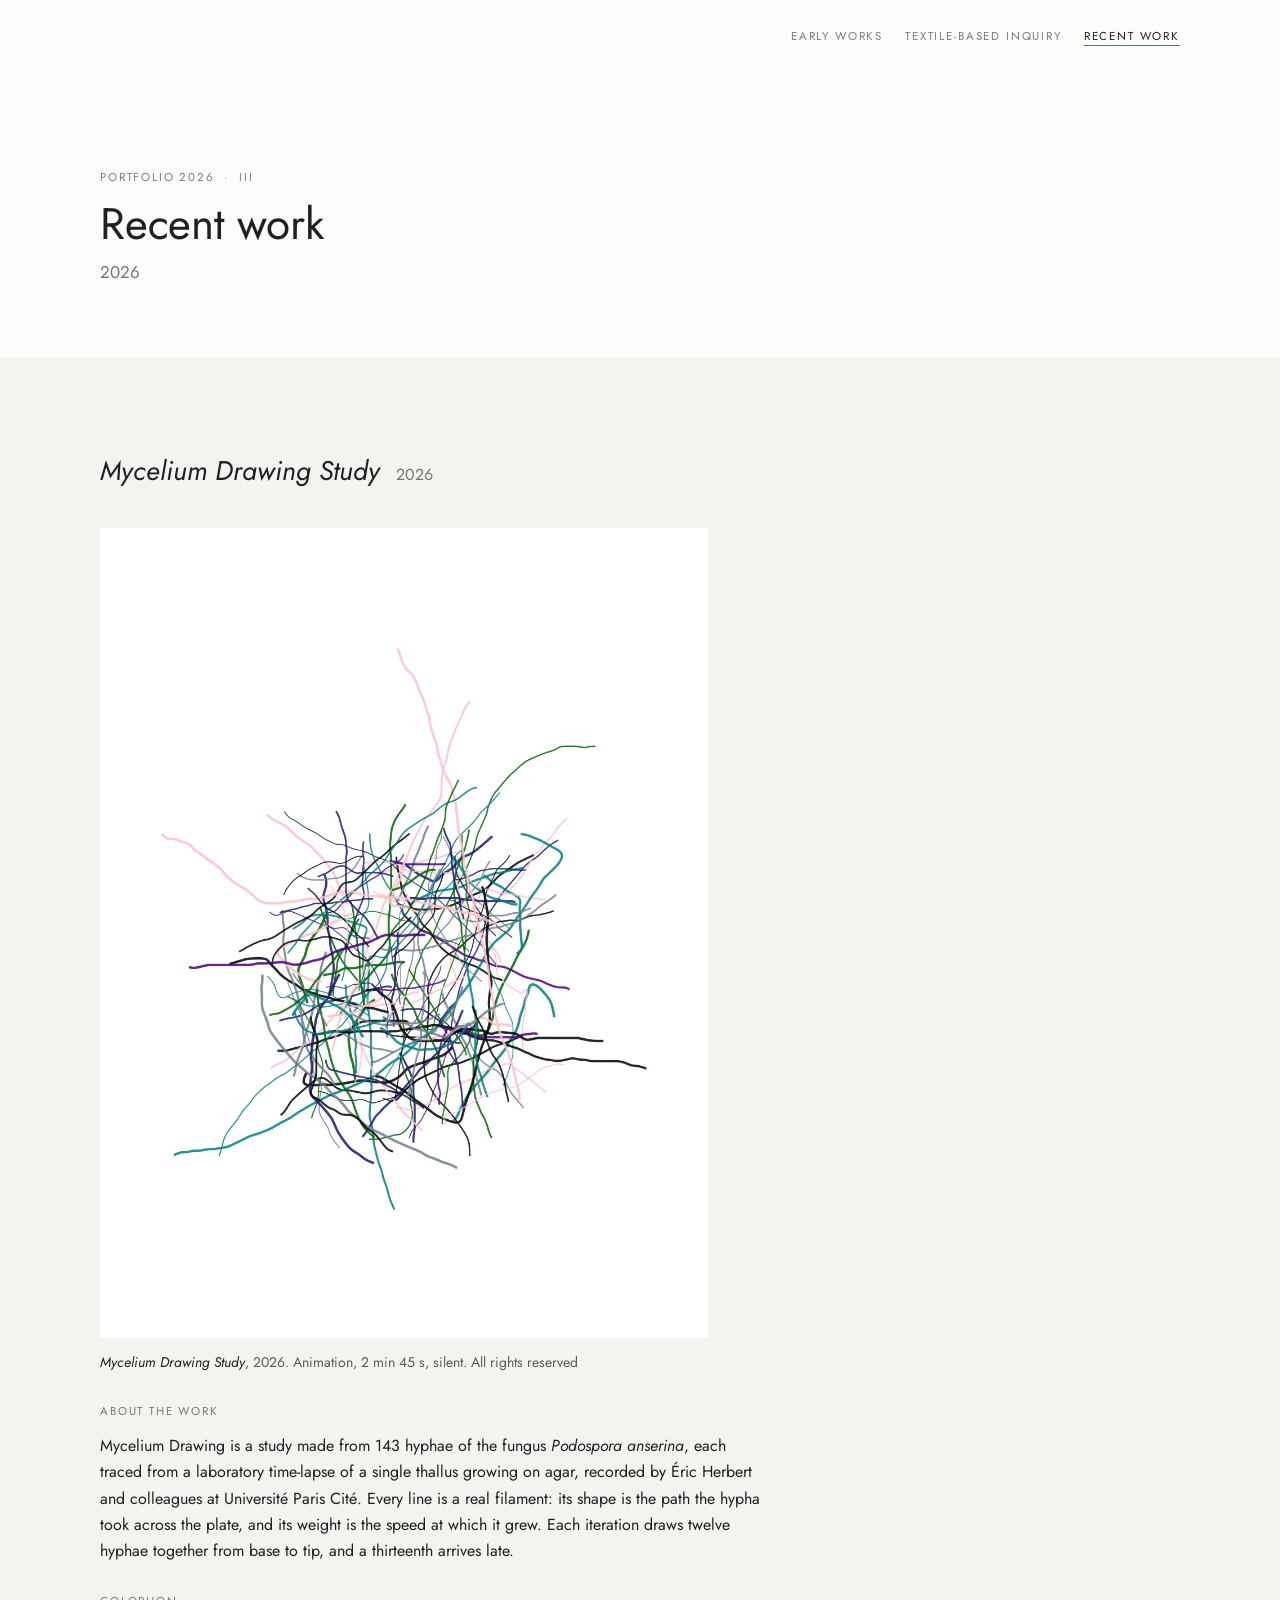
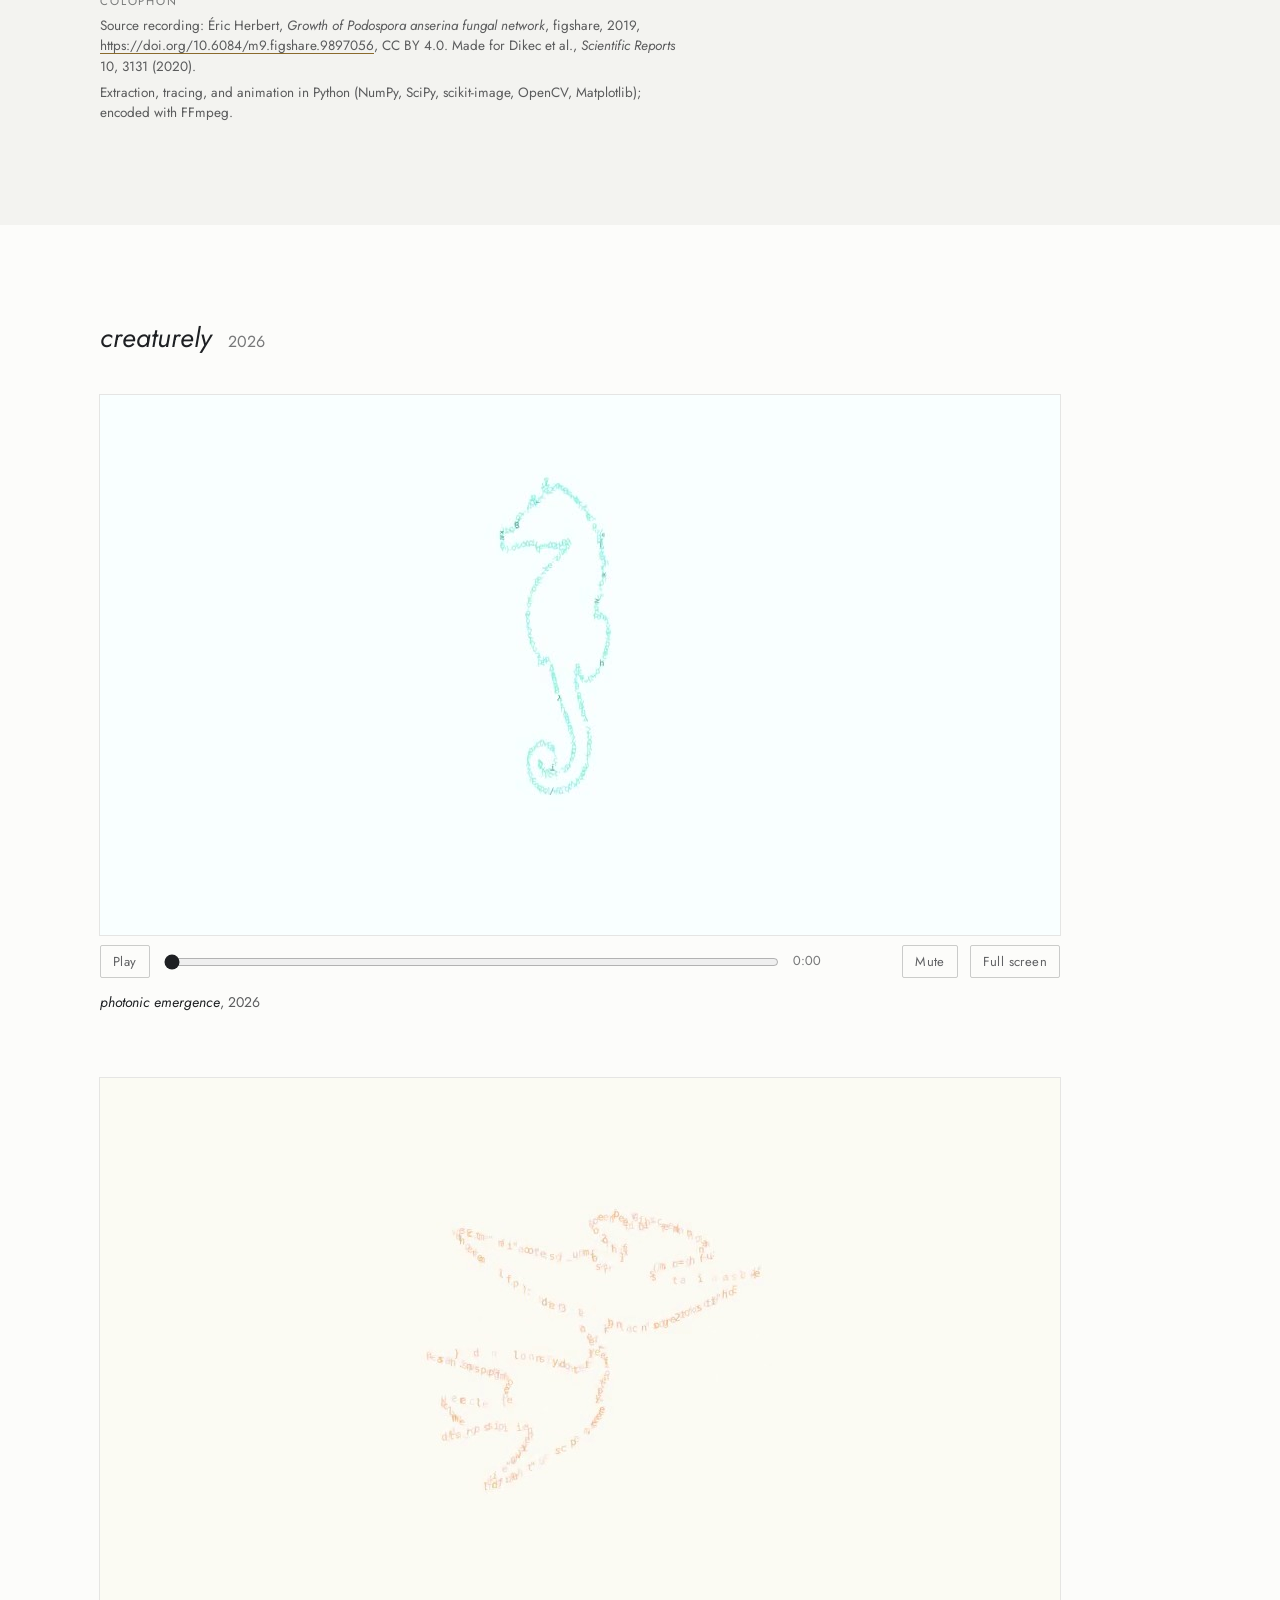
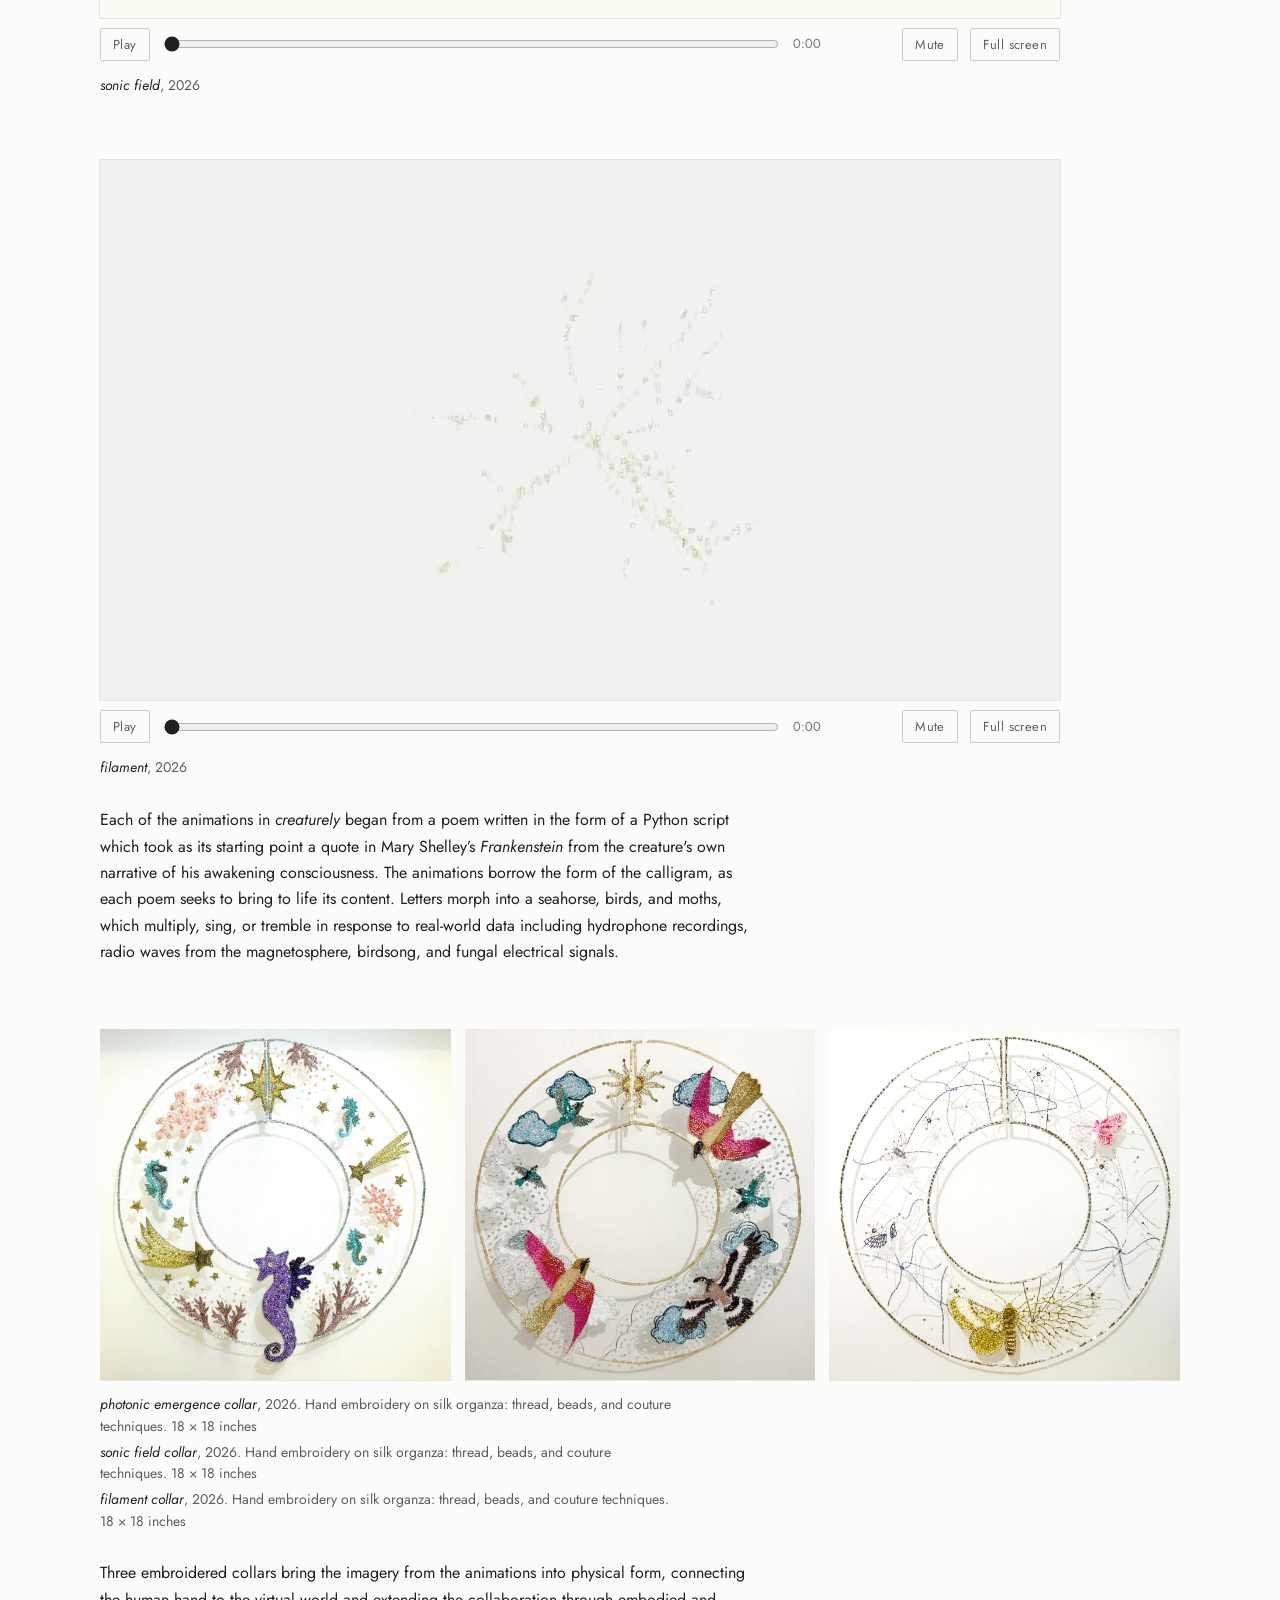
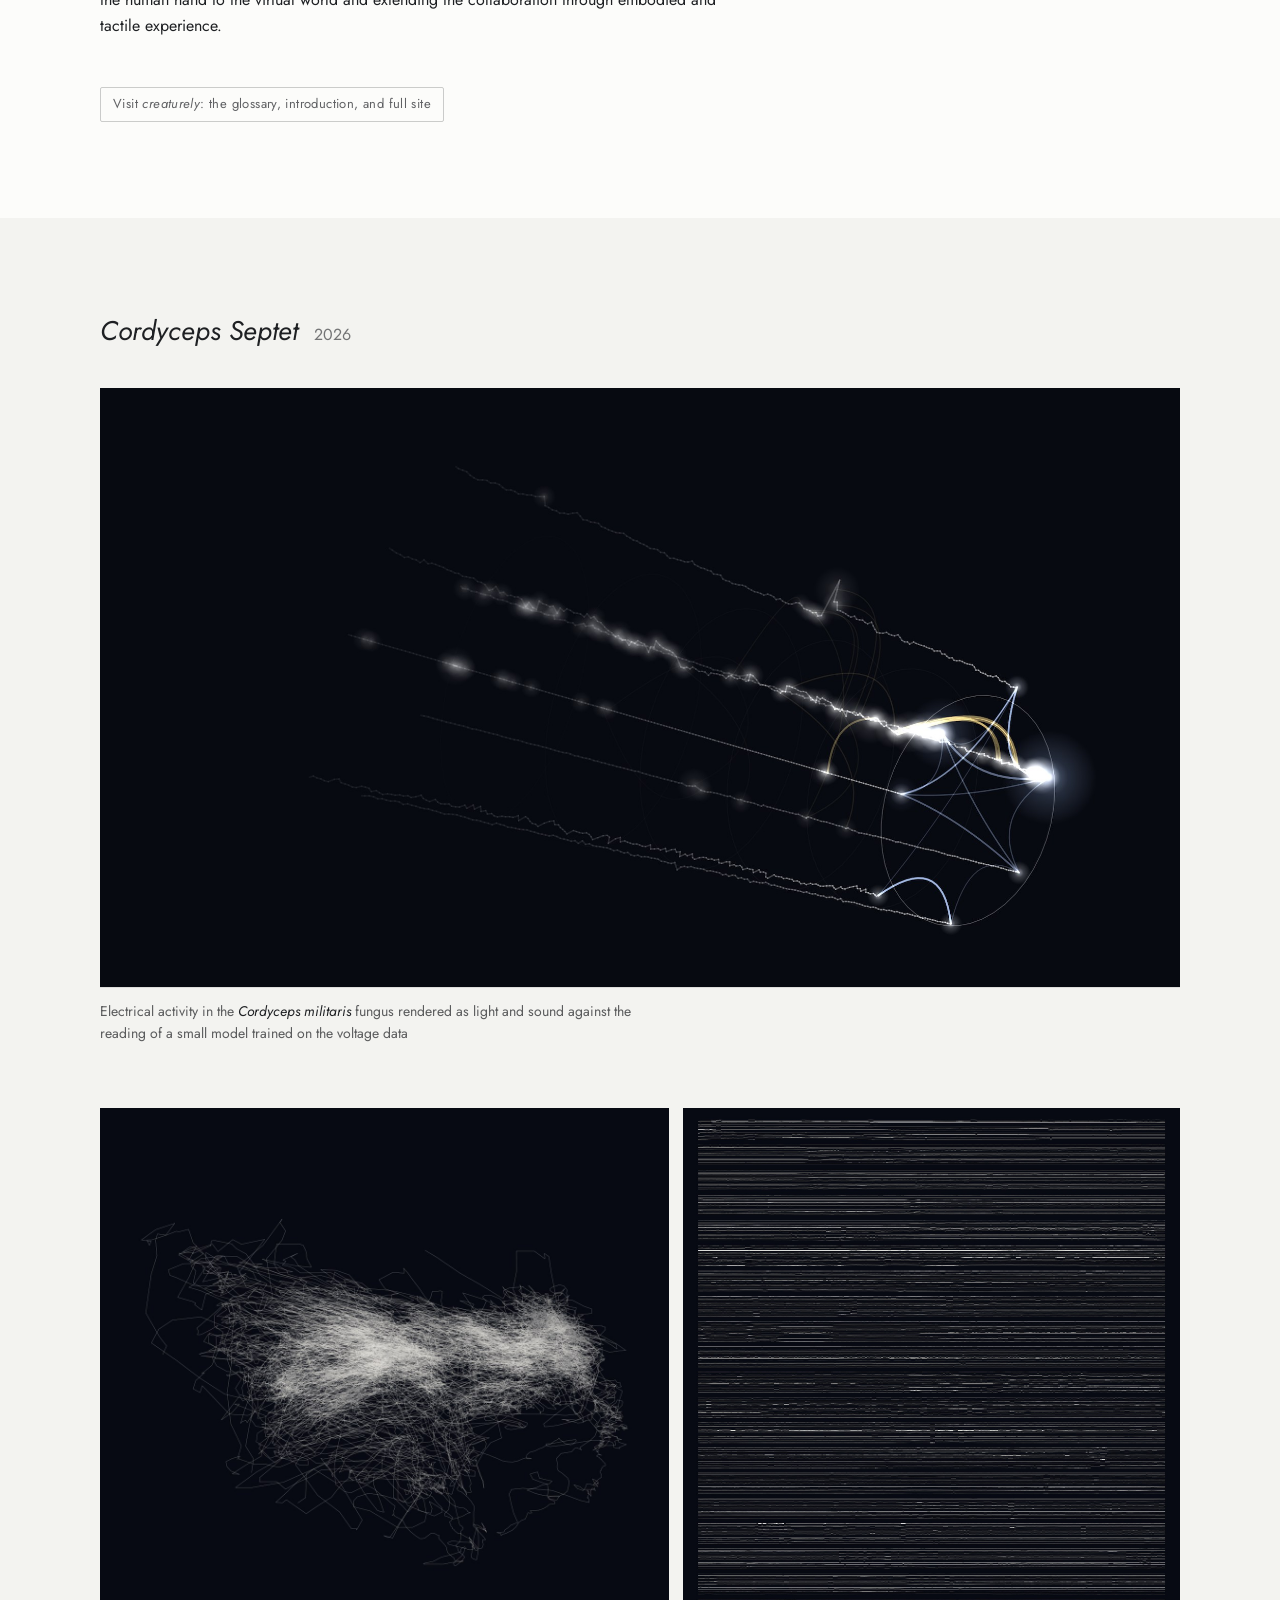
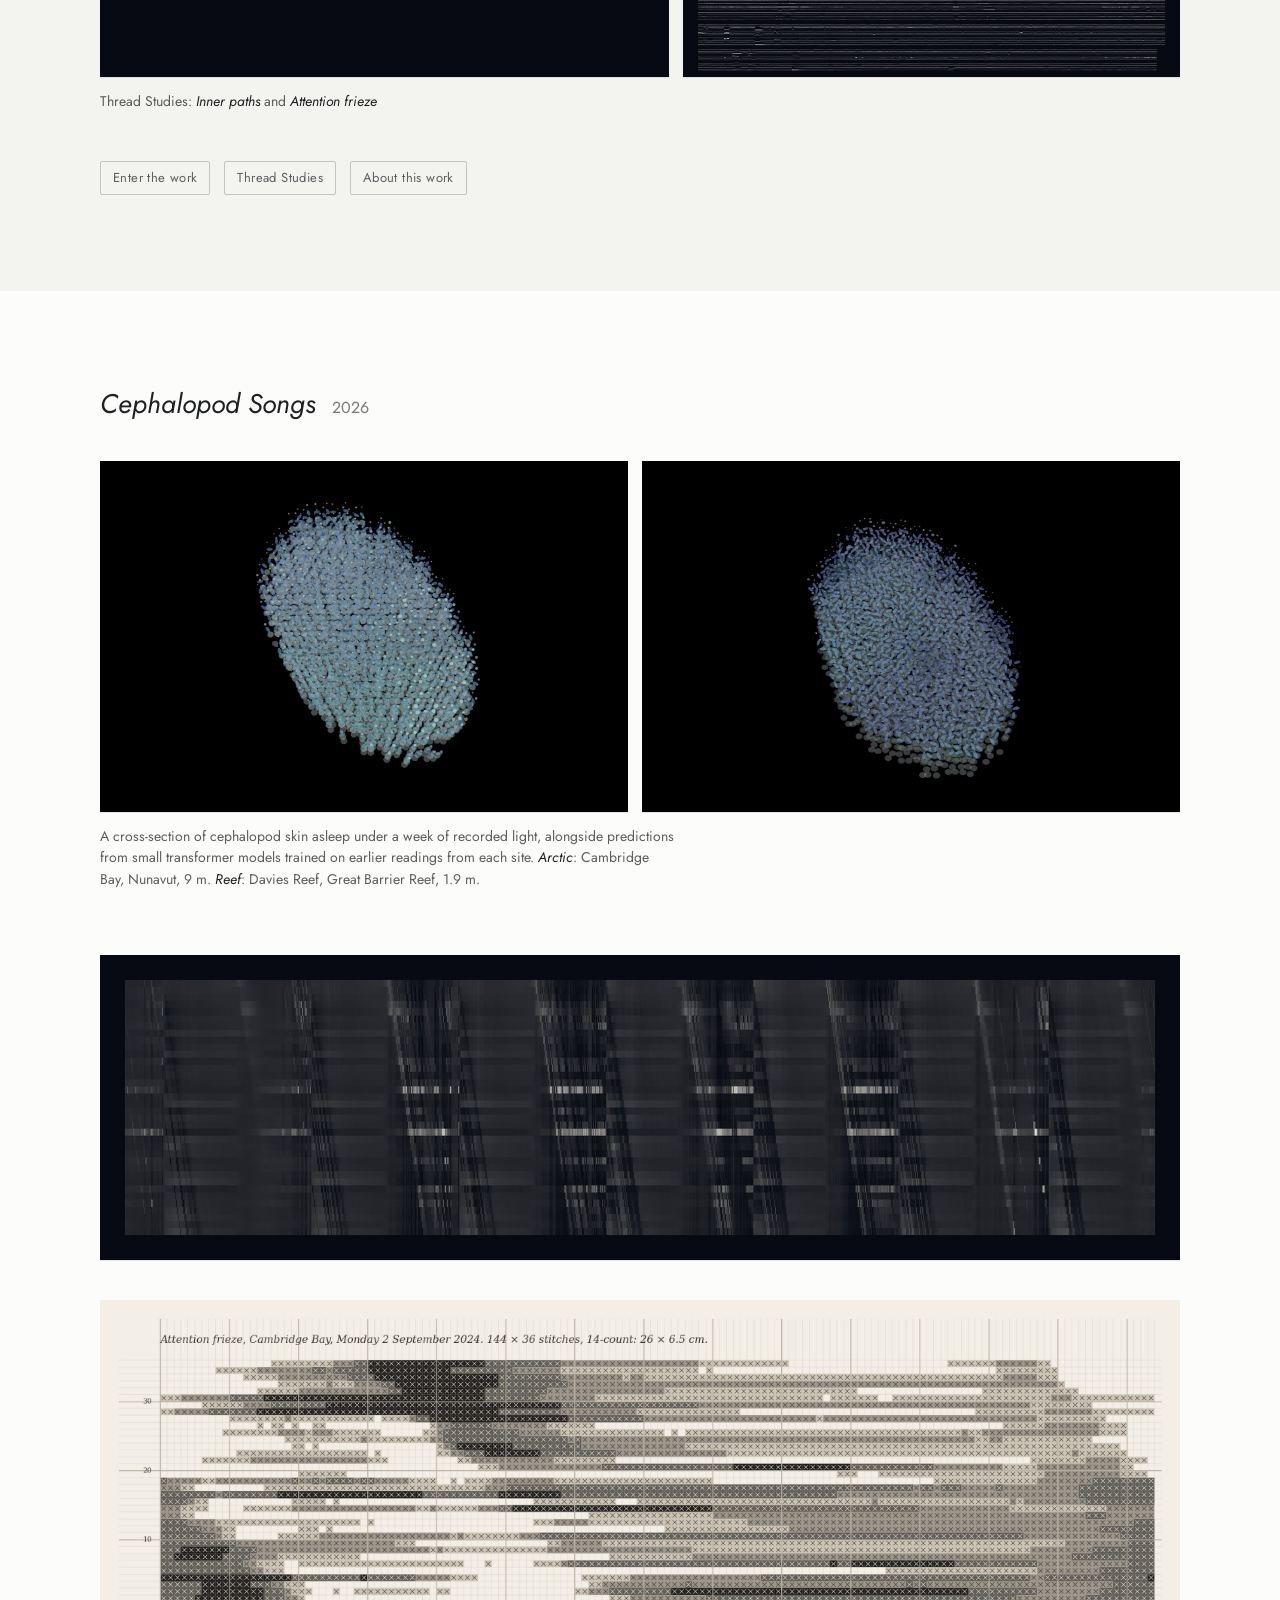
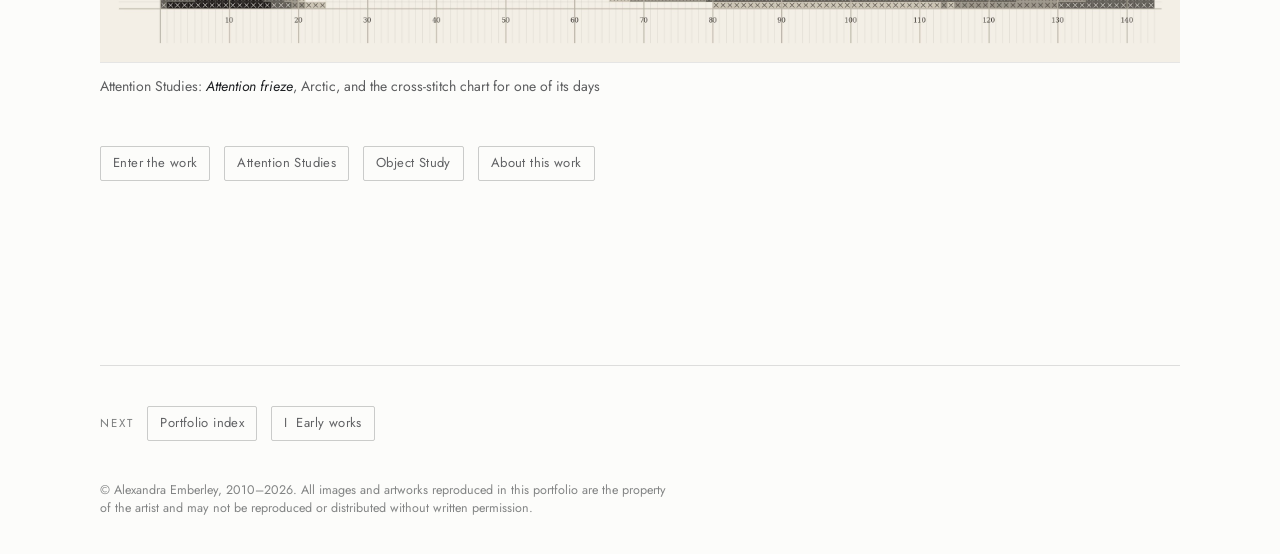
<file: recent-work.html>
<!DOCTYPE html>
<html lang="en">
<head>
<meta charset="utf-8">
<meta name="viewport" content="width=device-width, initial-scale=1, viewport-fit=cover">
<title>Recent work · Alexandra Emberley</title>
<link rel="preconnect" href="https://fonts.googleapis.com">
<link rel="preconnect" href="https://fonts.gstatic.com" crossorigin>
<link rel="stylesheet" href="https://fonts.googleapis.com/css2?family=Jost:ital,wght@0,400;0,500;1,400&display=swap">
<link rel="stylesheet" href="css/portfolio.css?v=fd24f55b">
</head>
<body>
<header class="band masthead" style="--ground:#fcfcfa">
  <div class="inner">
    <nav aria-label="Portfolio sections">
      <ul class="sections">
        <li><a href="early-works.html">Early works</a></li>
        <li><a href="textile-based-inquiry.html">Textile-based inquiry</a></li>
        <li><a href="recent-work.html" aria-current="page">Recent work</a></li>
      </ul>
    </nav>
  </div>
</header>

<main>
  <section class="band opener" style="--ground:#fcfcfa" aria-labelledby="section-title">
    <div class="inner">
      <span class="label">Portfolio 2026 &nbsp;·&nbsp; III</span>
      <h1 id="section-title">Recent work</h1>
      <p class="dates">2026</p>
    </div>
  </section>

  <article class="band work" style="--ground:#f3f3f0" aria-labelledby="w-mycelium">
    <div class="inner">
      <header class="work-head">
        <h2 id="w-mycelium">Mycelium Drawing Study</h2>
        <p class="year">2026</p>
      </header>

      <figure class="plate">
        <div class="plate-media">
        <video class="clip" src="media/mycelium.mp4" poster="media/mycelium-poster.jpg" width="1080" height="1440" style="--view:90vh" muted loop playsinline preload="none" tabindex="0" aria-label="Coloured lines traced from real fungal hyphae are drawn from base to tip in groups of thirteen, accumulating into a dense network on a white page.. Select to pause or play."></video>
        </div>
        <figcaption><i>Mycelium Drawing Study</i>, 2026. Animation, 2 min 45 s, silent. All rights reserved</figcaption>
      </figure>
      <p class="note"><span class="label">About the work</span></p>
      <p class="note">Mycelium Drawing is a study made from 143 hyphae of the fungus <i>Podospora anserina</i>, each traced from a laboratory time-lapse of a single thallus growing on agar, recorded by Éric Herbert and colleagues at Université Paris Cité. Every line is a real filament: its shape is the path the hypha took across the plate, and its weight is the speed at which it grew. Each iteration draws twelve hyphae together from base to tip, and a thirteenth arrives late.</p>
      <div class="colophon"><span class="label">Colophon</span><p>Source recording: Éric Herbert, <i>Growth of Podospora anserina fungal network</i>, figshare, 2019, <a href="https://doi.org/10.6084/m9.figshare.9897056" target="_blank" rel="noopener">https://doi.org/10.6084/m9.figshare.9897056</a>, CC BY 4.0. Made for Dikec et al., <i>Scientific Reports</i> 10, 3131 (2020).</p><p>Extraction, tracing, and animation in Python (NumPy, SciPy, scikit-image, OpenCV, Matplotlib); encoded with FFmpeg.</p></div>
      <p hidden></p>
    </div>
  </article>

  <article class="band work" style="--ground:#fcfcfa" aria-labelledby="w-creaturely">
    <div class="inner">
      <header class="work-head">
        <h2 id="w-creaturely">creaturely</h2>
        <p class="year">2026</p>
      </header>

      <figure class="plate">
        <div class="plate-media">
        <div class="player">
          <video class="film" src="media/creaturely-photonic-emergence.mp4" poster="media/creaturely-photonic-emergence-poster.jpg" width="960" height="540" playsinline preload="none" aria-label="photonic emergence: a poem in Python script whose letters gather into a seahorse."></video>
          <div class="player-controls">
            <button type="button" class="btn" data-act="play">Play</button>
            <input type="range" class="seek" min="0" max="1000" value="0" step="1" aria-label="Position in the film">
            <span class="time">0:00</span>
            <button type="button" class="btn" data-act="mute">Mute</button>
            <button type="button" class="btn" data-act="full">Full screen</button>
          </div>
        </div>
        </div>
        <figcaption><i>photonic emergence</i>, 2026</figcaption>
      </figure>

      <figure class="plate">
        <div class="plate-media">
        <div class="player">
          <video class="film" src="media/creaturely-sonic-field.mp4" poster="media/creaturely-sonic-field-poster.jpg" width="960" height="540" playsinline preload="none" aria-label="sonic field: a poem in Python script whose letters gather into birds."></video>
          <div class="player-controls">
            <button type="button" class="btn" data-act="play">Play</button>
            <input type="range" class="seek" min="0" max="1000" value="0" step="1" aria-label="Position in the film">
            <span class="time">0:00</span>
            <button type="button" class="btn" data-act="mute">Mute</button>
            <button type="button" class="btn" data-act="full">Full screen</button>
          </div>
        </div>
        </div>
        <figcaption><i>sonic field</i>, 2026</figcaption>
      </figure>

      <figure class="plate">
        <div class="plate-media">
        <div class="player">
          <video class="film" src="media/creaturely-filament.mp4" poster="media/creaturely-filament-poster.jpg" width="960" height="540" playsinline preload="none" aria-label="filament: a poem in Python script whose letters gather into moths and mycelium."></video>
          <div class="player-controls">
            <button type="button" class="btn" data-act="play">Play</button>
            <input type="range" class="seek" min="0" max="1000" value="0" step="1" aria-label="Position in the film">
            <span class="time">0:00</span>
            <button type="button" class="btn" data-act="mute">Mute</button>
            <button type="button" class="btn" data-act="full">Full screen</button>
          </div>
        </div>
        </div>
        <figcaption><i>filament</i>, 2026</figcaption>
      </figure>
      <p class="note">Each of the animations in <i>creaturely</i> began from a poem written in the form of a Python script which took as its starting point a quote in Mary Shelley’s <i>Frankenstein</i> from the creature's own narrative of his awakening consciousness. The animations borrow the form of the calligram, as each poem seeks to bring to life its content. Letters morph into a seahorse, birds, and moths, which multiply, sing, or tremble in response to real-world data including hydrophone recordings, radio waves from the magnetosphere, birdsong, and fungal electrical signals.</p>

      <figure class="plate">
        <div class="plate-media">
        <div class="row" style="--mw:3628px;--sum:3.000;--gaps:28px">
          <img src="images/recent/creaturely-collar-photonic-emergence.jpg" width="1200" height="1200" style="--ar:1.000"
             alt="The photonic emergence collar: a hand-embroidered collar on silk organza with a purple seahorse, blue creatures and pale coral forms.">
          <img src="images/recent/creaturely-collar-sonic-field.jpg" width="1200" height="1200" style="--ar:1.000"
             alt="The sonic field collar: a hand-embroidered collar on silk organza with birds in thread and beads.">
          <img src="images/recent/creaturely-collar-filament.jpg" width="1200" height="1200" style="--ar:1.000"
             alt="The filament collar: a hand-embroidered collar on silk organza with moths and fine mycelial lines.">
        </div>
        </div>
        <figcaption><span class="line"><i>photonic emergence collar</i>, 2026. Hand embroidery on silk organza: thread, beads, and couture techniques. 18 × 18 inches</span><span class="line"><i>sonic field collar</i>, 2026. Hand embroidery on silk organza: thread, beads, and couture techniques. 18 × 18 inches</span><span class="line"><i>filament collar</i>, 2026. Hand embroidery on silk organza: thread, beads, and couture techniques. 18 × 18 inches</span></figcaption>
      </figure>
      <p class="note">Three embroidered collars bring the imagery from the animations into physical form, connecting the human hand to the virtual world and extending the collaboration through embodied and tactile experience.</p>
      <div class="next work-links">
        <a class="btn" href="https://alexandrae2026.github.io/creaturely/" target="_blank" rel="noopener">Visit <i>creaturely</i>: the glossary, introduction, and full site</a>
      </div>
    </div>
  </article>

  <article class="band work" style="--ground:#f3f3f0" aria-labelledby="w-cordyceps">
    <div class="inner">
      <header class="work-head">
        <h2 id="w-cordyceps">Cordyceps Septet</h2>
        <p class="year">2026</p>
      </header>

      <figure class="plate">
        <div class="plate-media">
        <img src="images/recent/cordyceps-septet-wide.jpg" width="2120" height="1176"
             alt="Seven lines of light streaking across a dark field like a comet, with gold arcs joining channels that spike together and blue threads of the model&#x27;s attention.">
        </div>
        <figcaption>Electrical activity in the <i>Cordyceps militaris</i> fungus rendered as light and sound against the reading of a small model trained on the voltage data</figcaption>
      </figure>

      <figure class="plate">
        <div class="plate-media">
        <div class="row" style="--mw:2264px;--sum:1.875;--gaps:14px">
          <img src="images/recent/cordyceps-inner-paths.jpg" width="1200" height="1200" style="--ar:1.000"
             alt="Thousands of fine pale lines tangled into a long cloud on a dark ground, densest along its centre and loosening into single wandering lines at the edges.">
          <img src="images/recent/cordyceps-attention-frieze.jpg" width="1820" height="2080" style="--ar:0.875"
             alt="Fine horizontal stripes of light and dark on a dark ground, grouped in bands from top to bottom, like a woven textile.">
        </div>
        </div>
        <figcaption>Thread Studies: <i>Inner paths</i> and <i>Attention frieze</i></figcaption>
      </figure>
      <div class="next work-links">
        <a class="btn" href="cordyceps-septet.html">Enter the work</a>
        <a class="btn" href="cordyceps-septet.html#studies">Thread Studies</a>
        <a class="btn" href="cordyceps-septet.html#about">About this work</a>
      </div>
    </div>
  </article>

  <article class="band work" style="--ground:#fcfcfa" aria-labelledby="w-cephalopod-song">
    <div class="inner">
      <header class="work-head">
        <h2 id="w-cephalopod-song">Cephalopod Songs</h2>
        <p class="year">2026</p>
      </header>

      <figure class="plate">
        <div class="plate-media">
        <div class="row" style="--mw:3187px;--sum:3.042;--gaps:14px">
          <img src="images/recent/cephalopod-song-arctic.jpg" width="1600" height="1061" style="--ar:1.508"
             alt="A slab of cephalopod skin seen in section at night in a green dream, dim and blue-green.">
          <img src="images/recent/cephalopod-song-reef.jpg" width="1600" height="1043" style="--ar:1.534"
             alt="The same skin under daylight: pale discs over blue plates over white.">
        </div>
        </div>
        <figcaption>A cross-section of cephalopod skin asleep under a week of recorded light, alongside predictions from small transformer models trained on earlier readings from each site. <i>Arctic</i>: Cambridge Bay, Nunavut, 9 m. <i>Reef</i>: Davies Reef, Great Barrier Reef, 1.9 m.</figcaption>
      </figure>

      <figure class="plate">
        <div class="plate-media">
        <img src="images/recent/cephalopod-song-frieze-arctic.jpg" width="1600" height="453"
             alt="Fine horizontal stripes of light and dark on a dark ground, in seven slanting bands, irregular from day to day, like a woven textile.">
        <div class="space"></div>
        <img src="images/recent/cephalopod-song-chart-arctic.jpg" width="2870" height="962"
             alt="A cross-stitch chart on a pale grid: one day of the Arctic attention frieze as 144 by 36 stitches in four greys, each marked with a cross.">
        </div>
        <figcaption>Attention Studies: <i>Attention frieze</i>, Arctic, and the cross-stitch chart for one of its days</figcaption>
      </figure>
      <div class="next work-links">
        <a class="btn" href="cephalopod-song.html">Enter the work</a>
        <a class="btn" href="cephalopod-song.html#studies">Attention Studies</a>
        <a class="btn" href="cephalopod-song.html#object">Object Study</a>
        <a class="btn" href="cephalopod-song.html#about">About this work</a>
      </div>
    </div>
  </article>
</main>

<footer class="band close" style="--ground:#fcfcfa">
  <div class="inner">
    <div class="next">
      <span class="label">Next</span>
      <a class="btn" href="index.html">Portfolio index</a>
      <a class="btn" href="early-works.html">I &nbsp;Early works</a>
    </div>
    <p class="rights">© Alexandra Emberley, 2010–2026. All images and artworks reproduced in this portfolio are the property of the artist and may not be reproduced or distributed without written permission.</p>
  </div>
</footer>
<script>
(function () {
  var clips = document.querySelectorAll('video.clip');
  var still = window.matchMedia('(prefers-reduced-motion: reduce)').matches;
  if (!clips.length || still || !('IntersectionObserver' in window)) return;
  var seen = new IntersectionObserver(function (entries) {
    entries.forEach(function (e) {
      if (e.isIntersecting) { e.target.play().catch(function () {}); }
      else { e.target.pause(); }
    });
  }, { threshold: 0.35 });
  clips.forEach(function (v) { seen.observe(v); });
})();
document.querySelectorAll('video.clip').forEach(function (v) {
  function toggle() { if (v.paused) { v.play().catch(function () {}); } else { v.pause(); } }
  v.addEventListener('click', toggle);
  v.addEventListener('keydown', function (e) { if (e.key === 'Enter' || e.key === ' ') { e.preventDefault(); toggle(); } });
});
</script>
<script>
document.querySelectorAll('.player').forEach(function (p) {
  var v = p.querySelector('video'), play = p.querySelector('[data-act="play"]'),
      mute = p.querySelector('[data-act="mute"]'), full = p.querySelector('[data-act="full"]'),
      seek = p.querySelector('.seek'), time = p.querySelector('.time'), dragging = false;
  function fmt(t) { t = Math.max(0, Math.floor(t || 0)); return Math.floor(t / 60) + ':' + ('0' + t % 60).slice(-2); }
  function show() {
    time.textContent = fmt(v.currentTime) + (isFinite(v.duration) ? ' / ' + fmt(v.duration) : '');
    if (!dragging && isFinite(v.duration) && v.duration > 0) seek.value = Math.round(1000 * v.currentTime / v.duration);
  }
  function toggle() { if (v.paused) { v.play().catch(function () {}); } else { v.pause(); } }
  play.addEventListener('click', toggle);
  v.addEventListener('click', toggle);
  v.addEventListener('play', function () { play.textContent = 'Pause'; });
  v.addEventListener('pause', function () { play.textContent = 'Play'; });
  v.addEventListener('ended', function () { play.textContent = 'Play'; });
  v.addEventListener('timeupdate', show);
  v.addEventListener('loadedmetadata', show);
  seek.addEventListener('input', function () {
    dragging = true;
    if (v.readyState === 0) { v.load(); }
    var go = function () { if (isFinite(v.duration)) v.currentTime = v.duration * seek.value / 1000; };
    if (isFinite(v.duration)) go(); else v.addEventListener('loadedmetadata', go, { once: true });
  });
  seek.addEventListener('change', function () { dragging = false; });
  mute.addEventListener('click', function () { v.muted = !v.muted; mute.textContent = v.muted ? 'Sound on' : 'Mute'; });
  full.addEventListener('click', function () {
    // full screen keeps this plain control row (the browser's own player would add its grey control bar)
    if (document.fullscreenElement) { document.exitFullscreen(); return; }
    if (p.requestFullscreen) { p.requestFullscreen().catch(function () {}); }
    else if (p.webkitRequestFullscreen) { p.webkitRequestFullscreen(); }
    else if (v.webkitEnterFullscreen) { v.webkitEnterFullscreen(); }  // iPhone only offers its own player
  });
});
</script>
<script data-goatcounter="https://aemberley.goatcounter.com/count" async src="//gc.zgo.at/count.js"></script>
<!-- Statcounter -->
<script>var sc_project=13358656; var sc_invisible=1; var sc_security="503b06b8";</script>
<script src="https://www.statcounter.com/counter/counter.js" async></script>
<noscript><div class="statcounter"><a title="Web Analytics Made Easy - Statcounter" href="https://statcounter.com/" target="_blank"><img class="statcounter" src="https://c.statcounter.com/13358656/0/503b06b8/1/" alt="Web Analytics Made Easy - Statcounter" referrerPolicy="no-referrer-when-downgrade"></a></div></noscript>
</body>
</html>
</file>
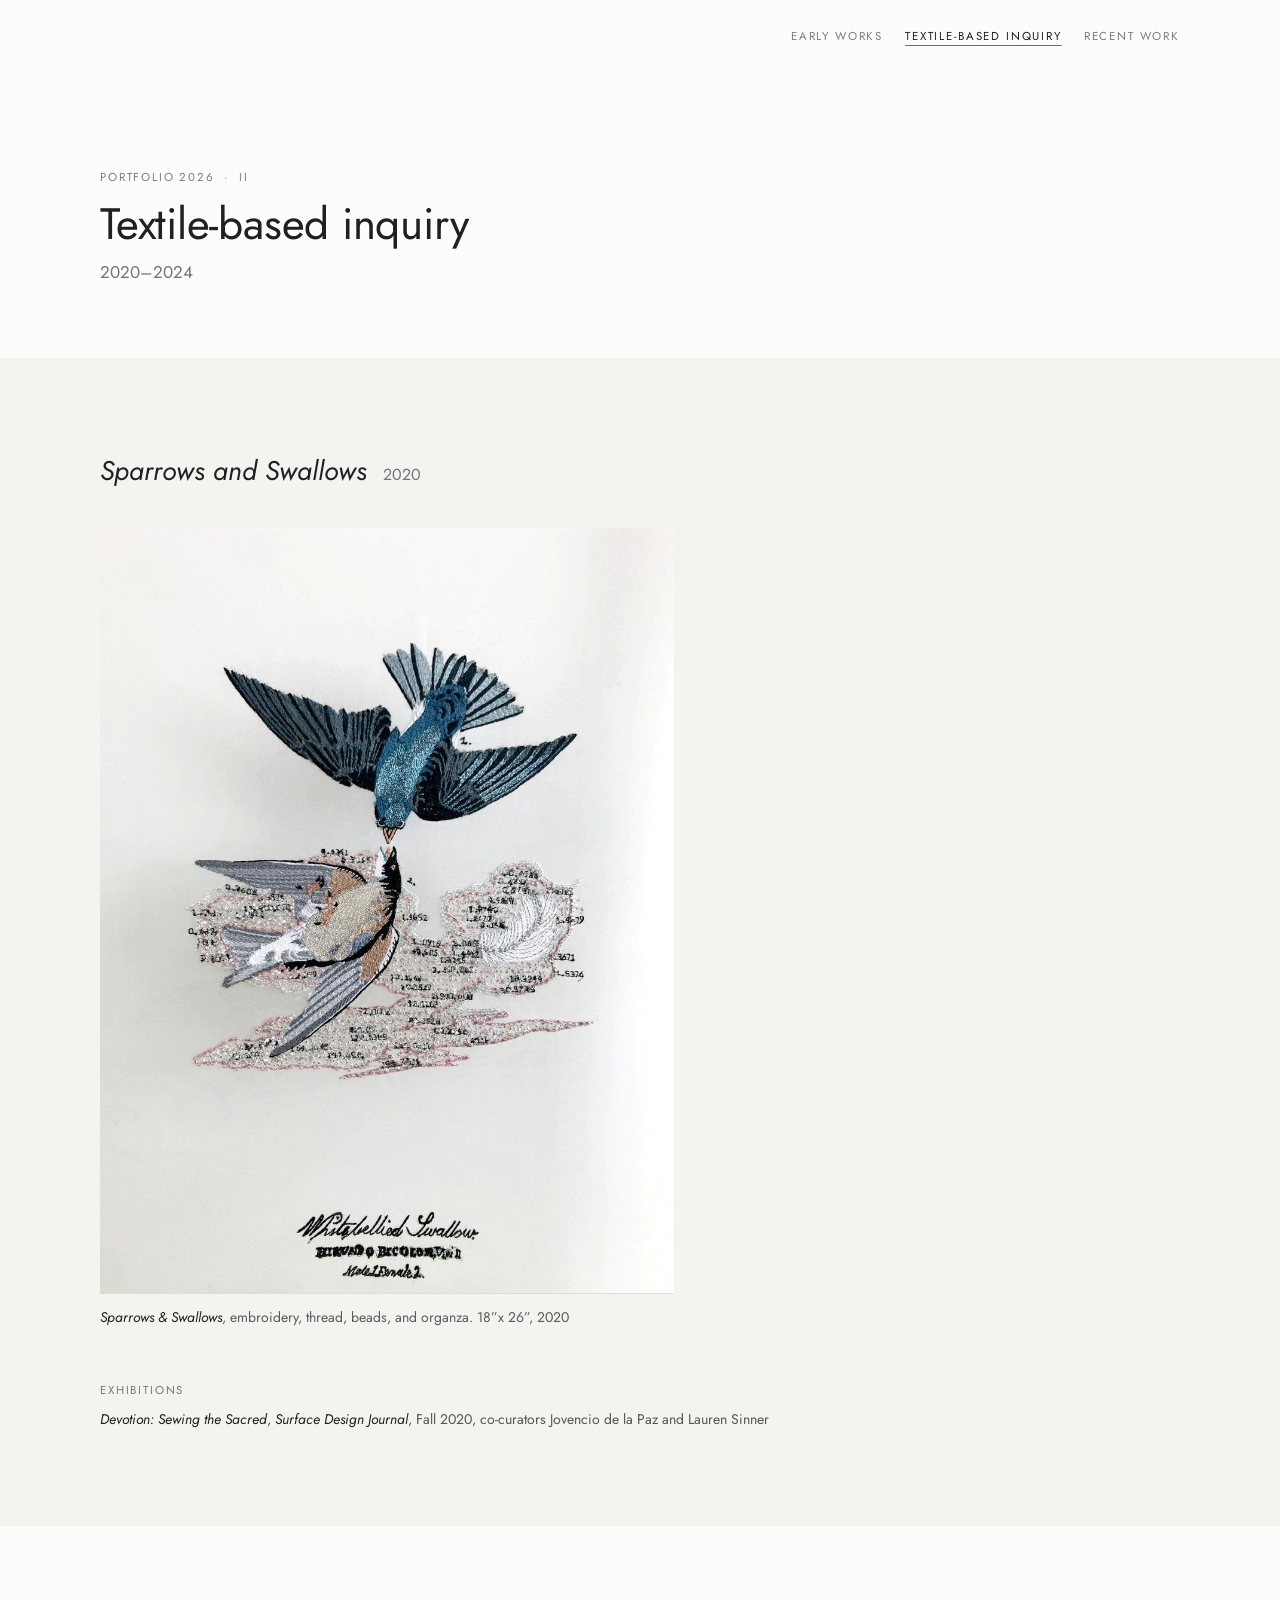
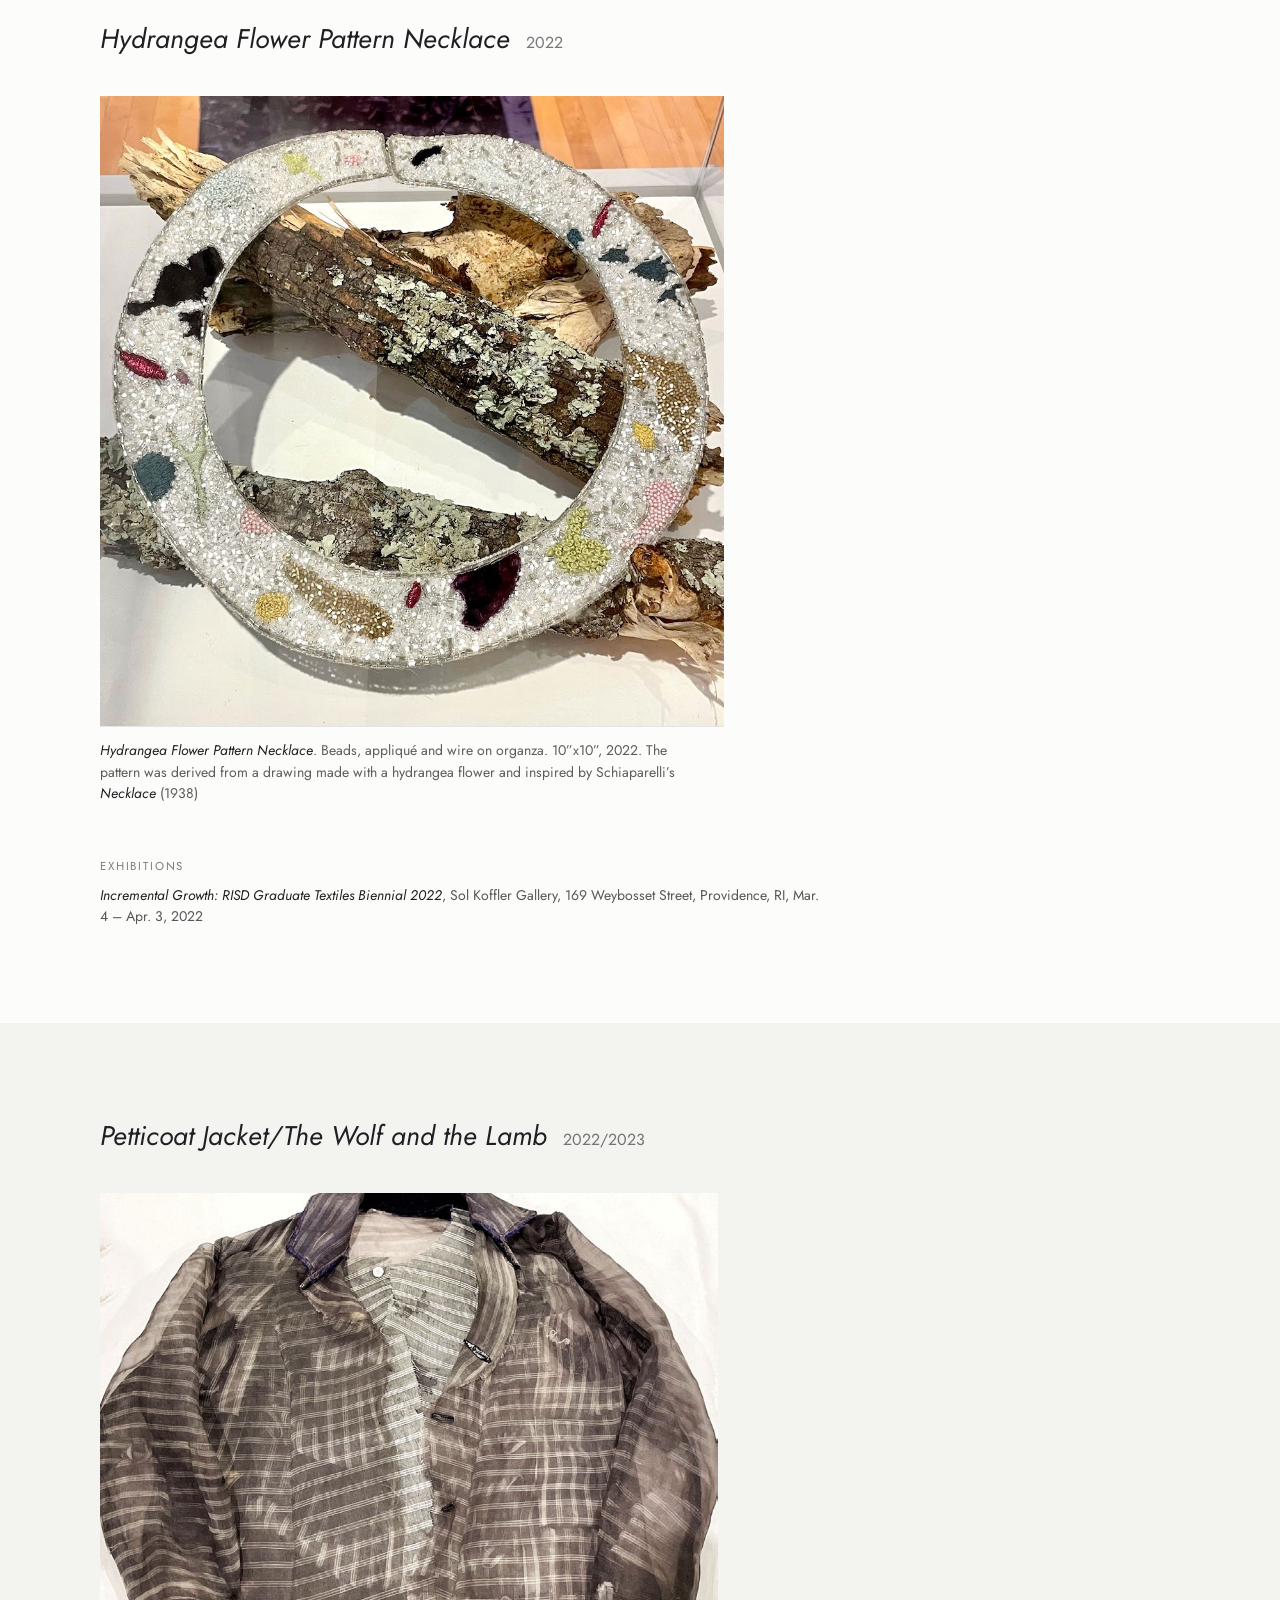
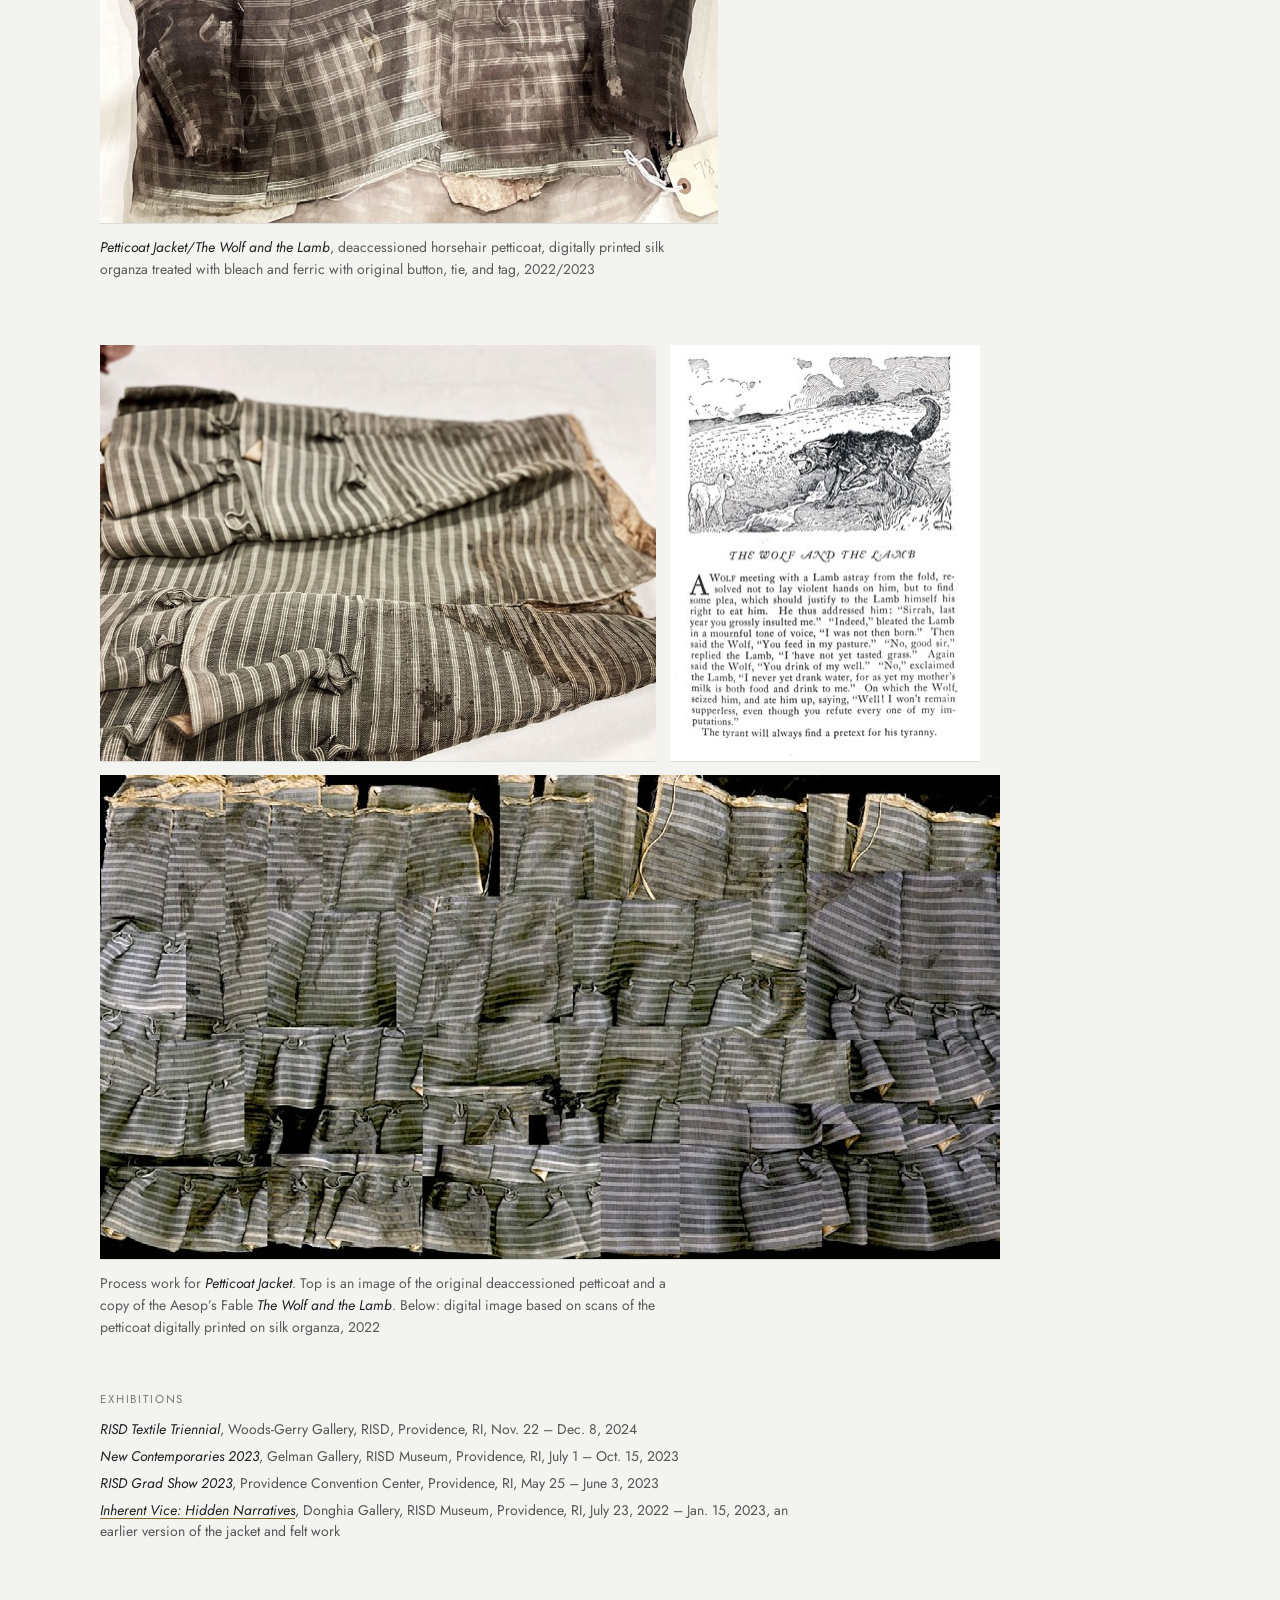
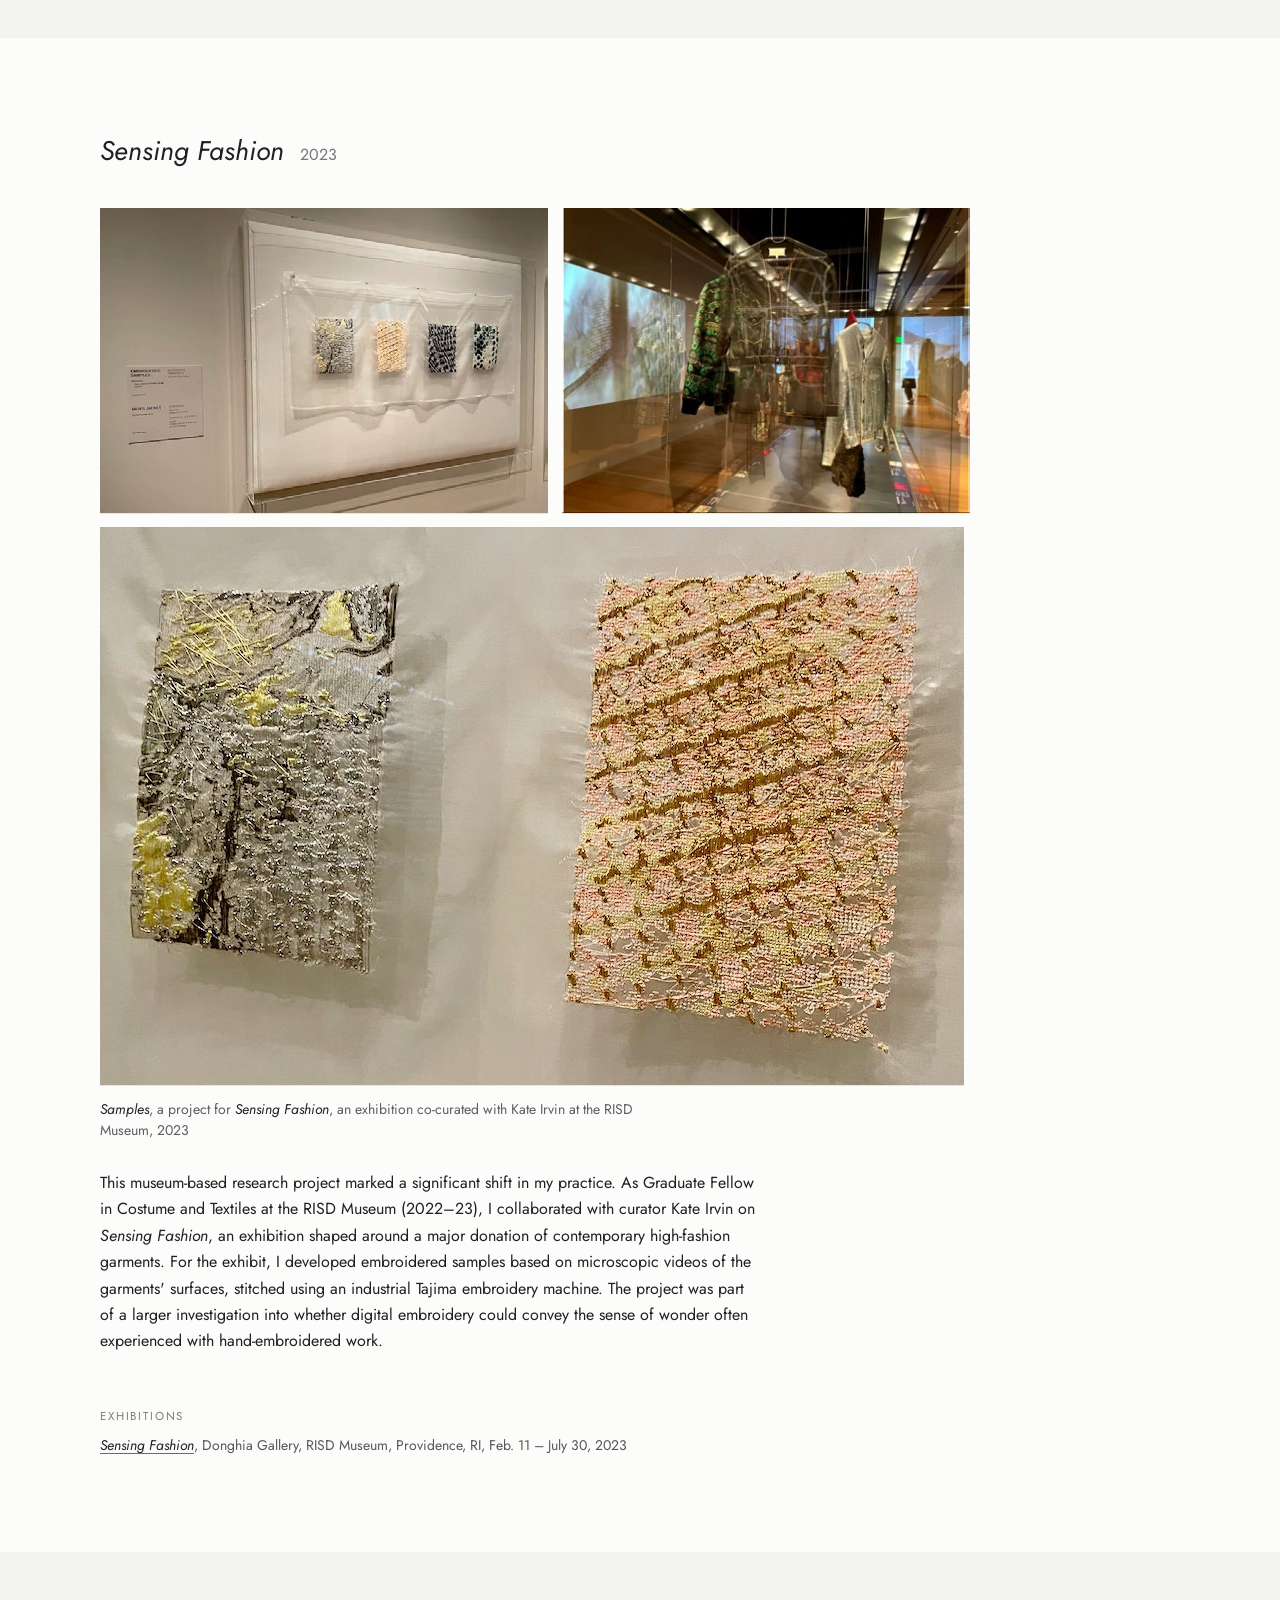
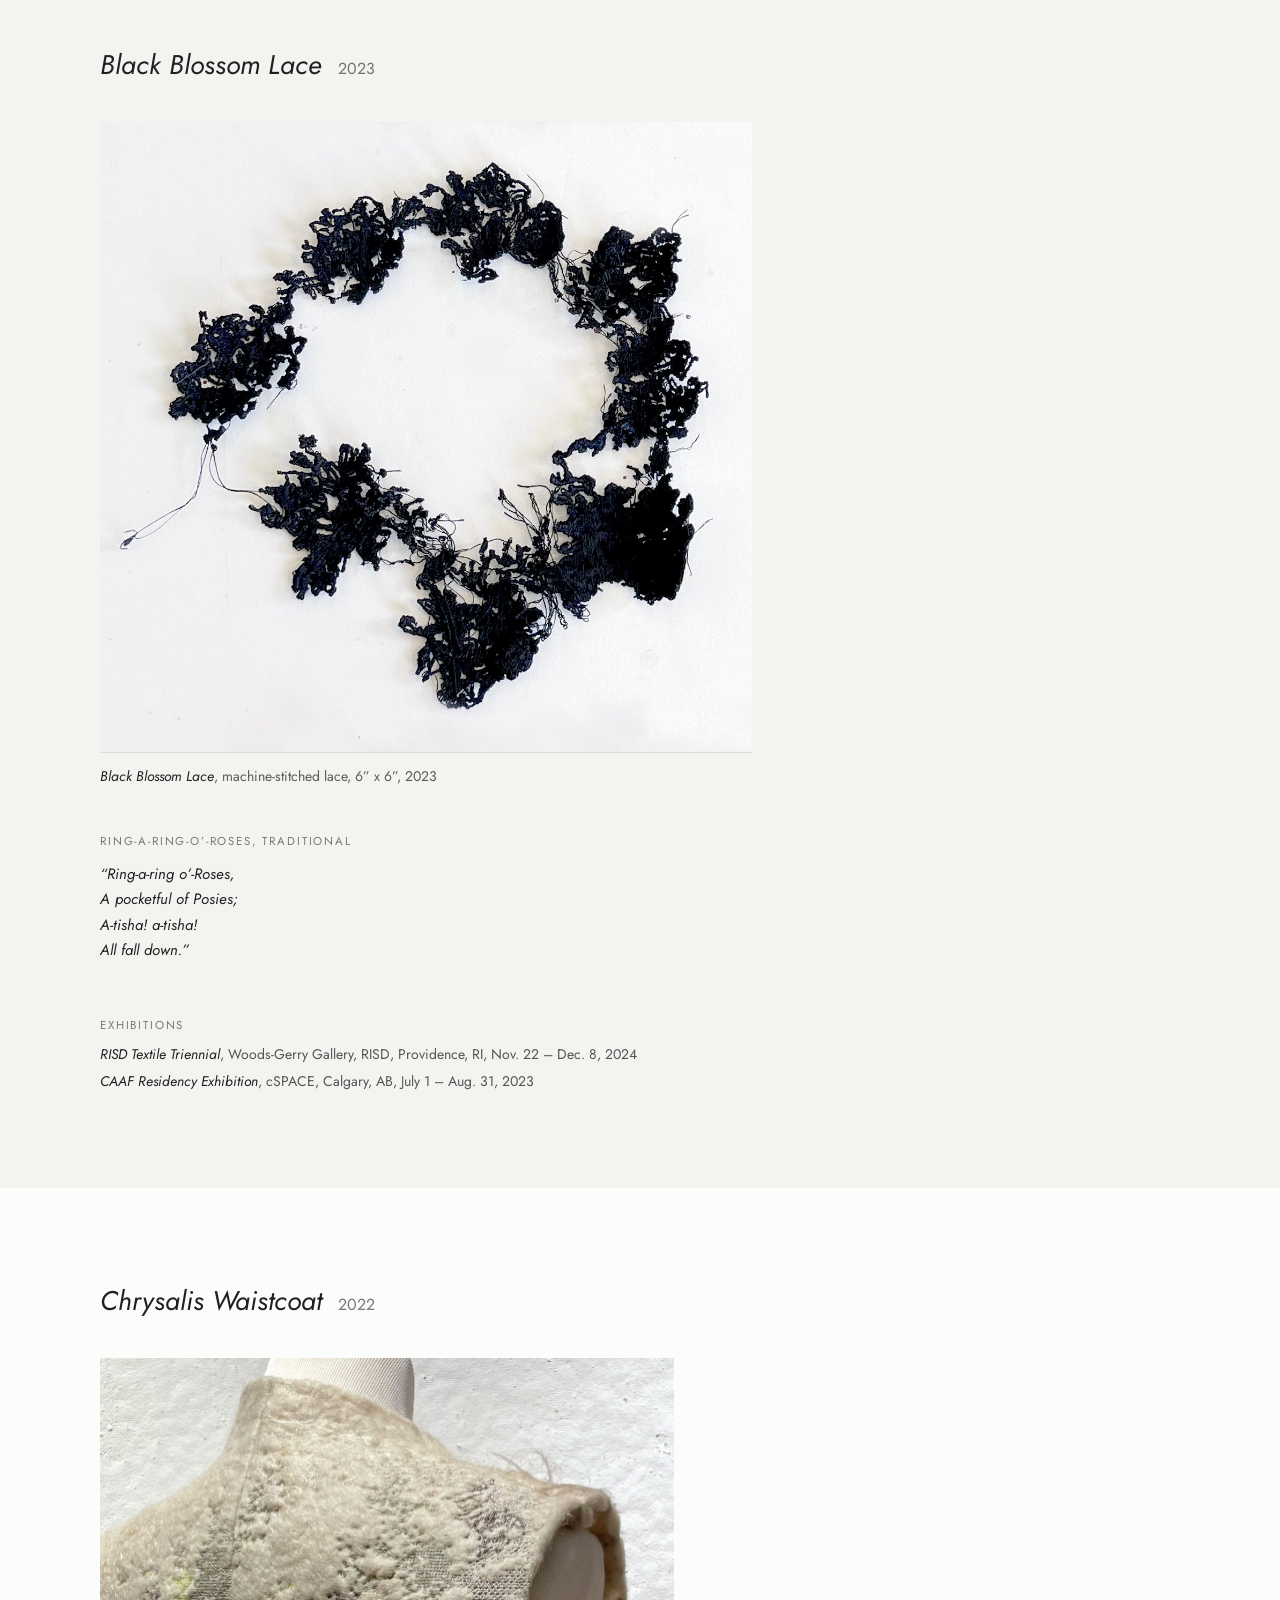
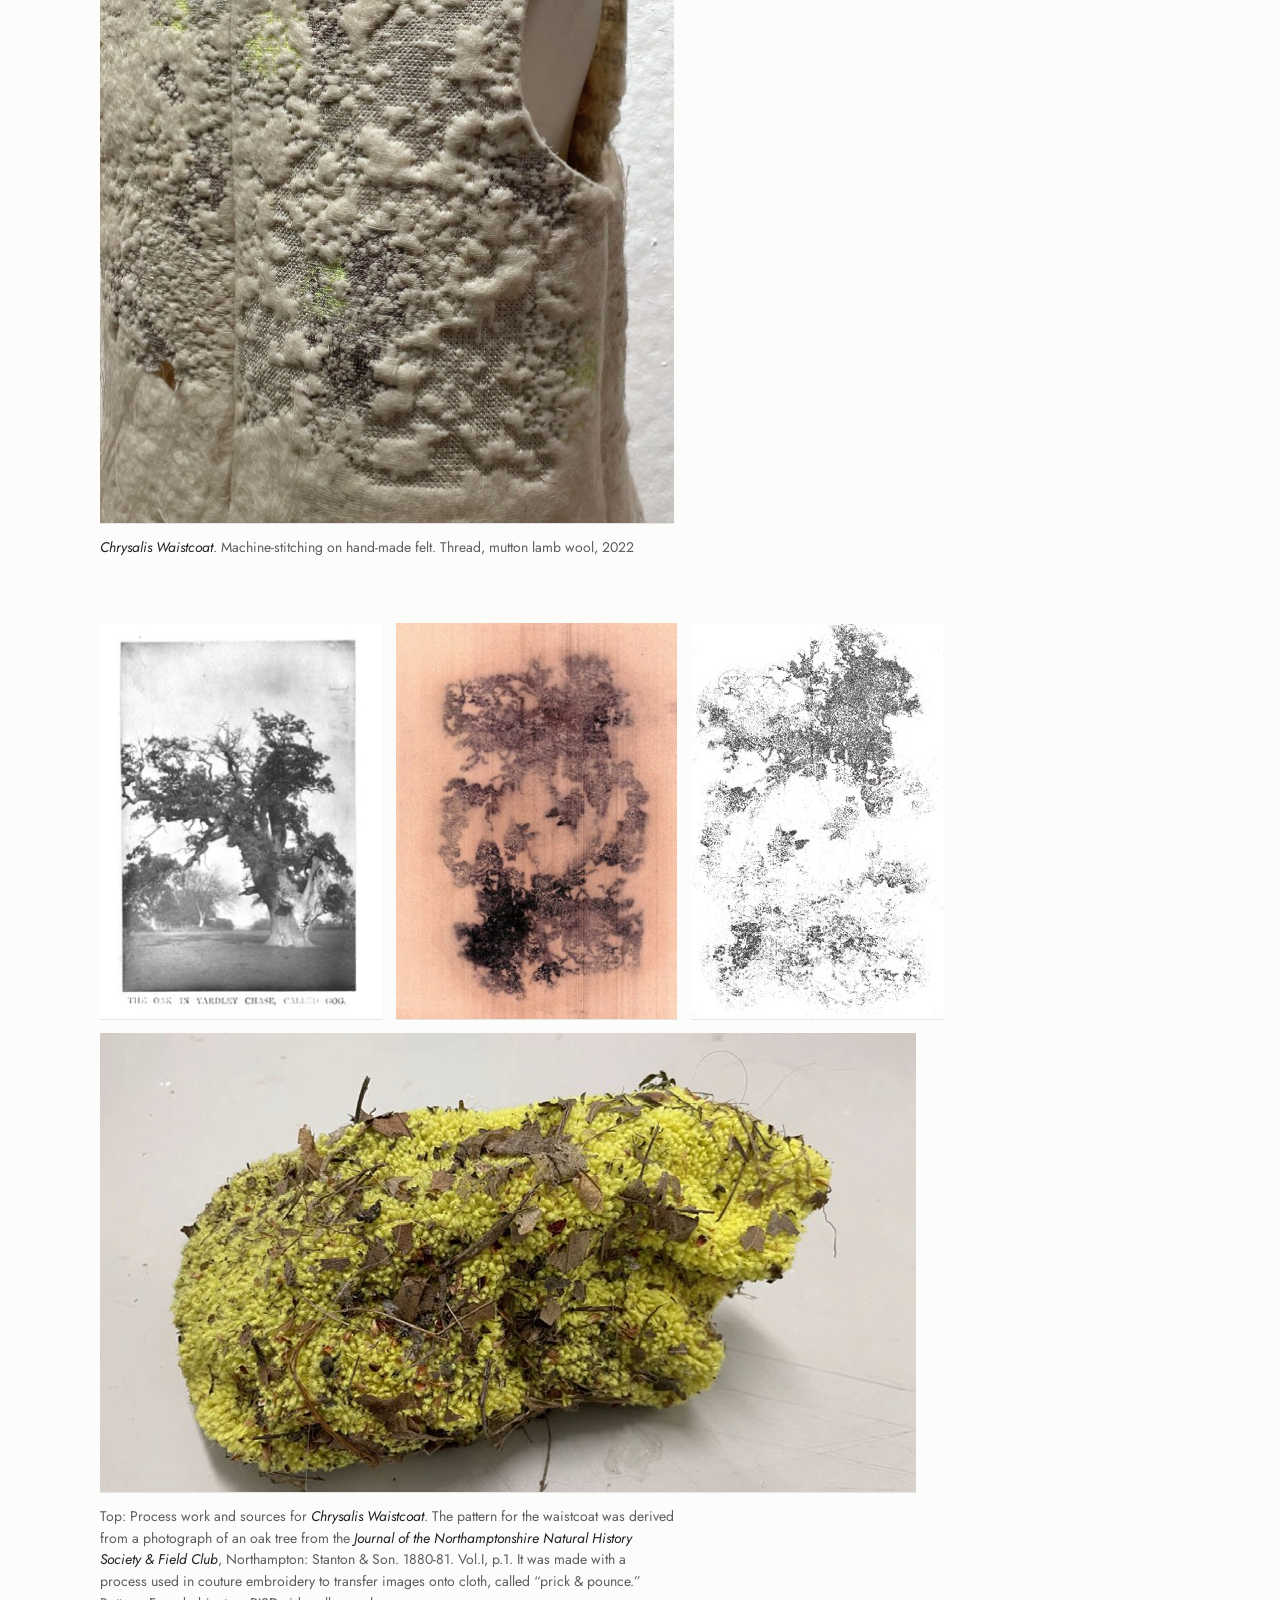
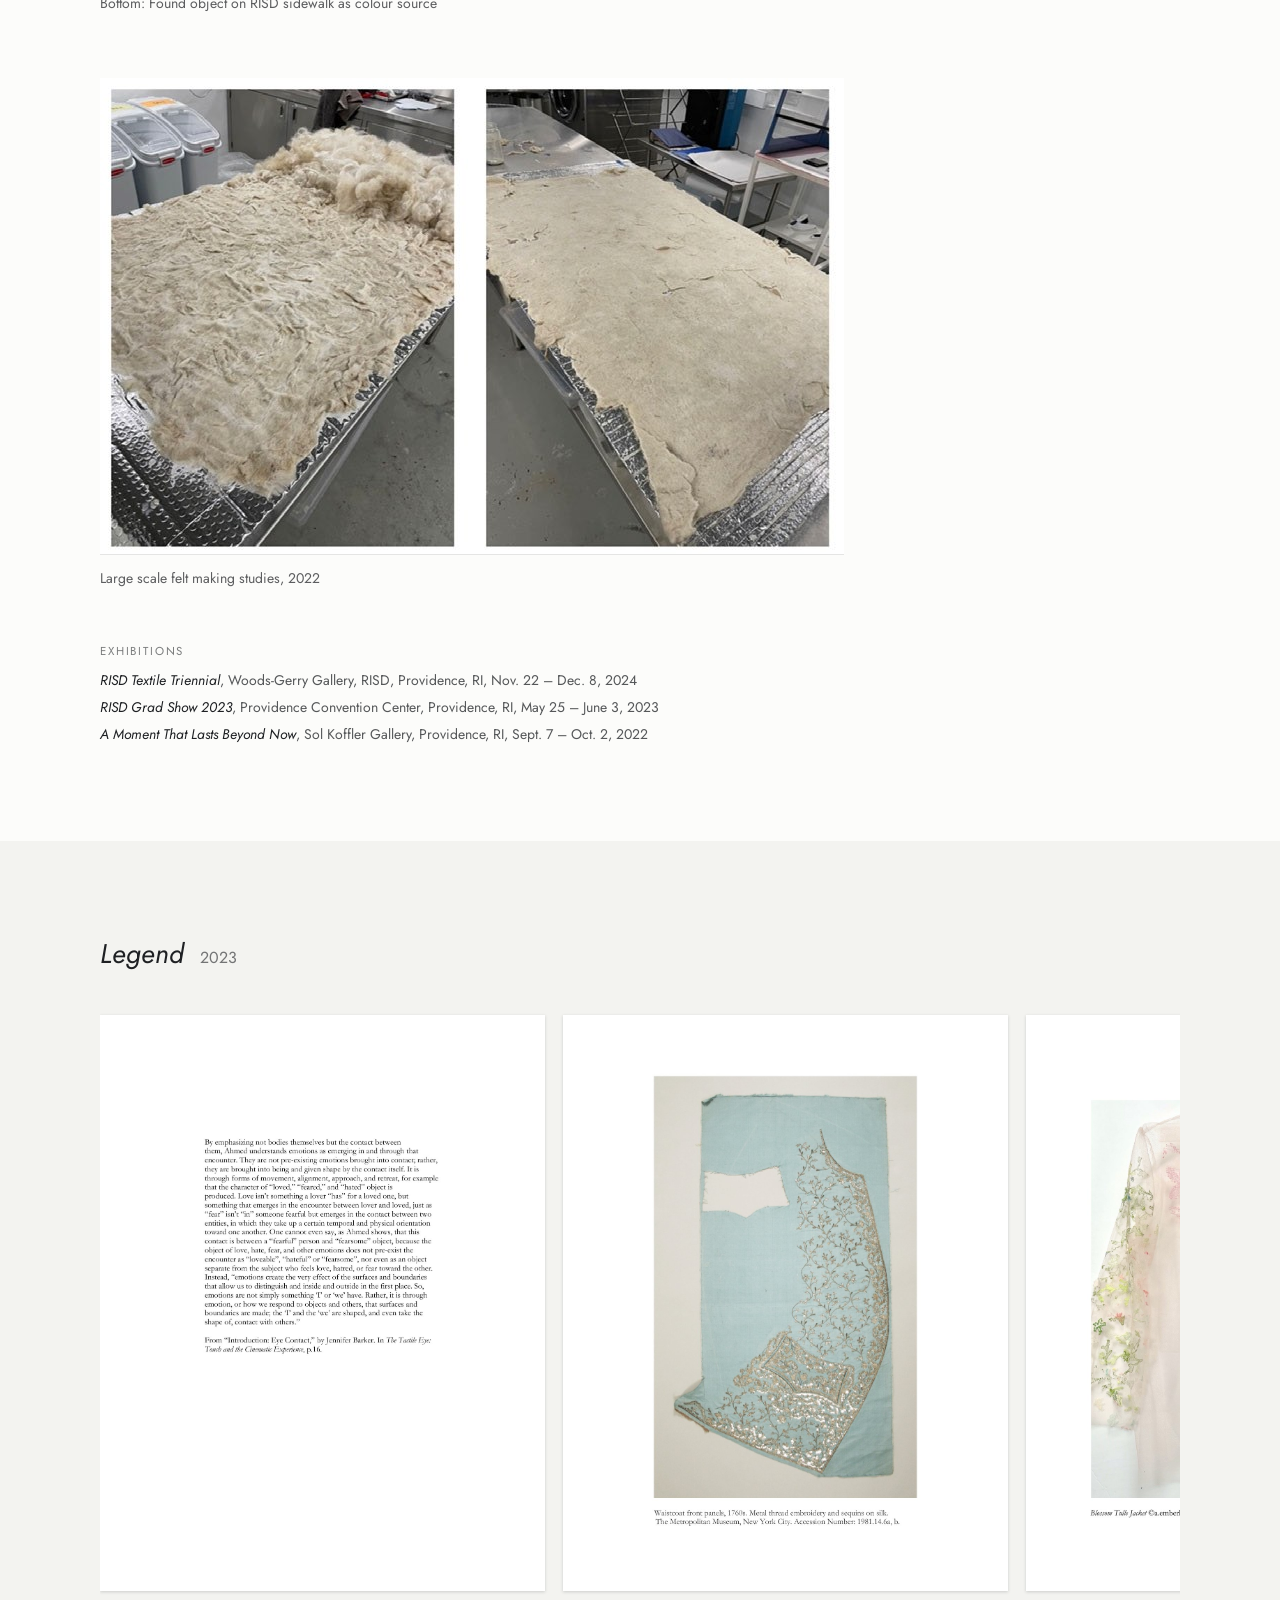
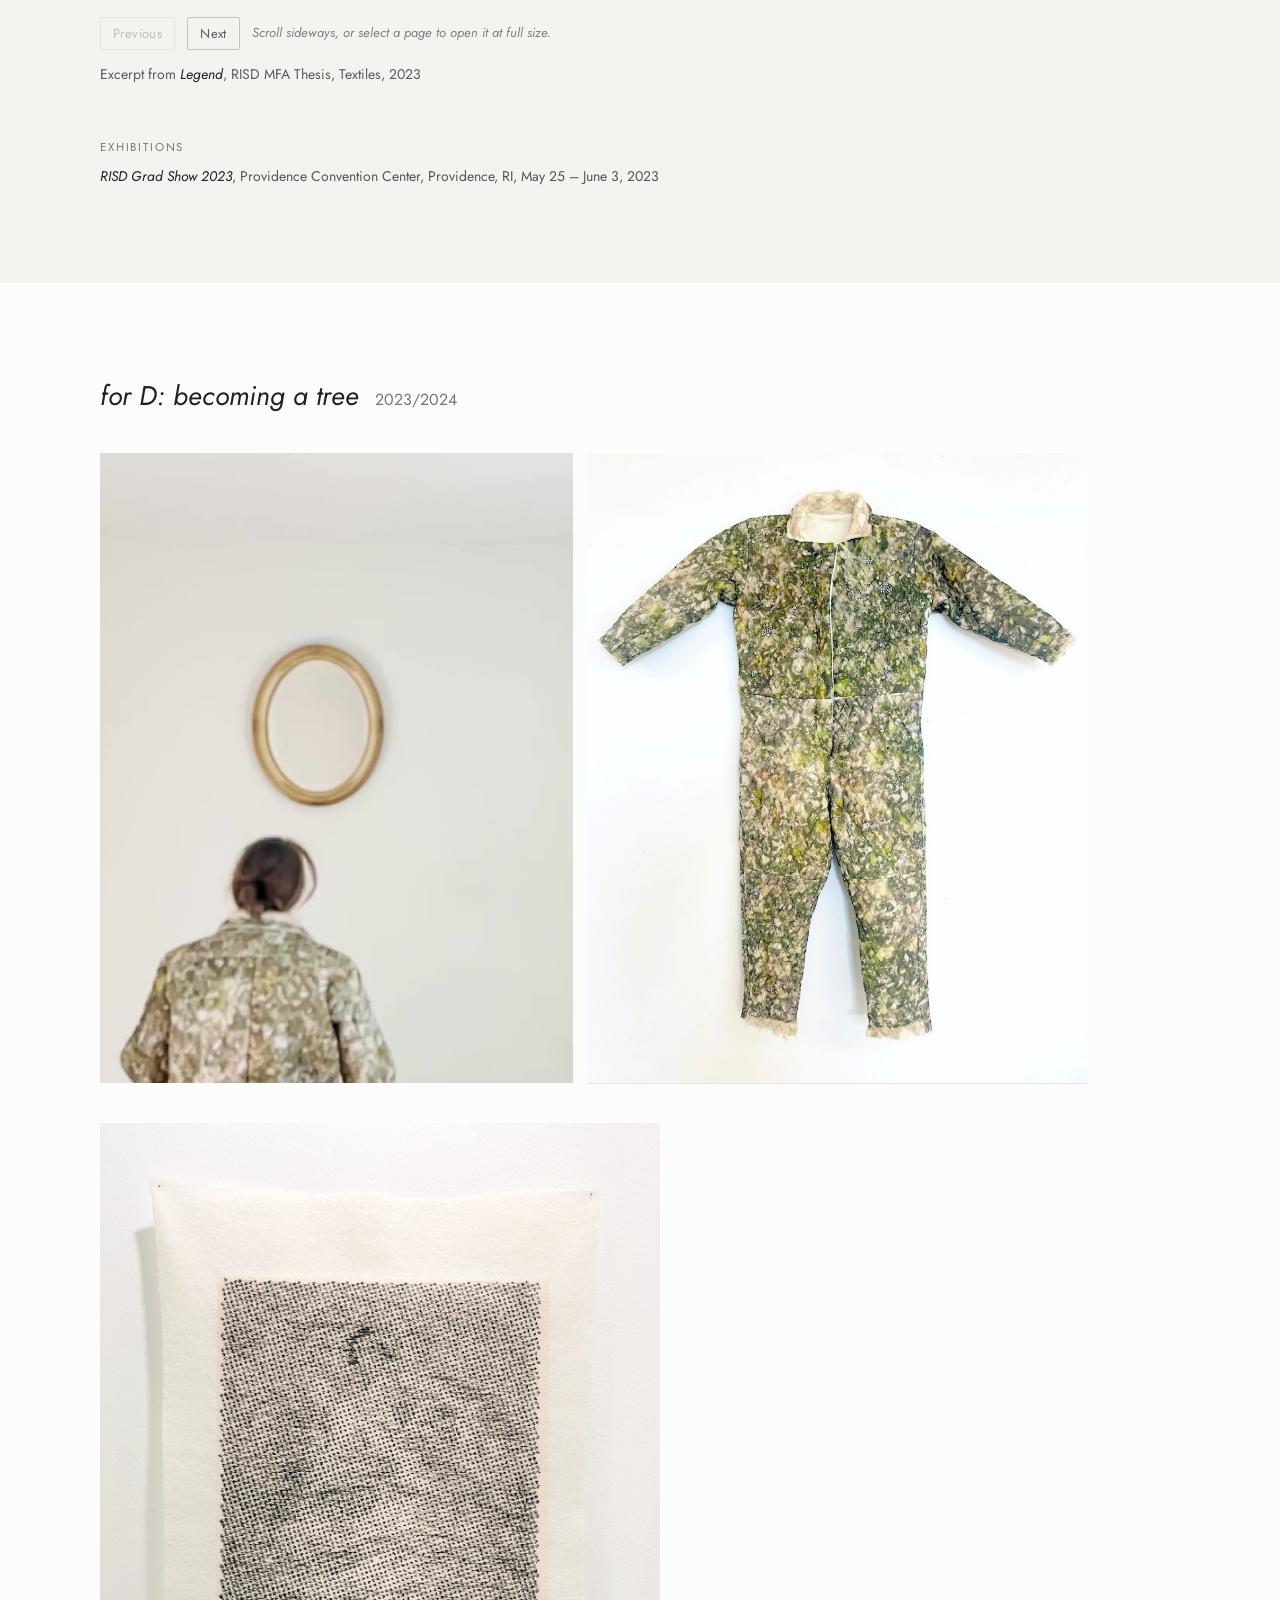
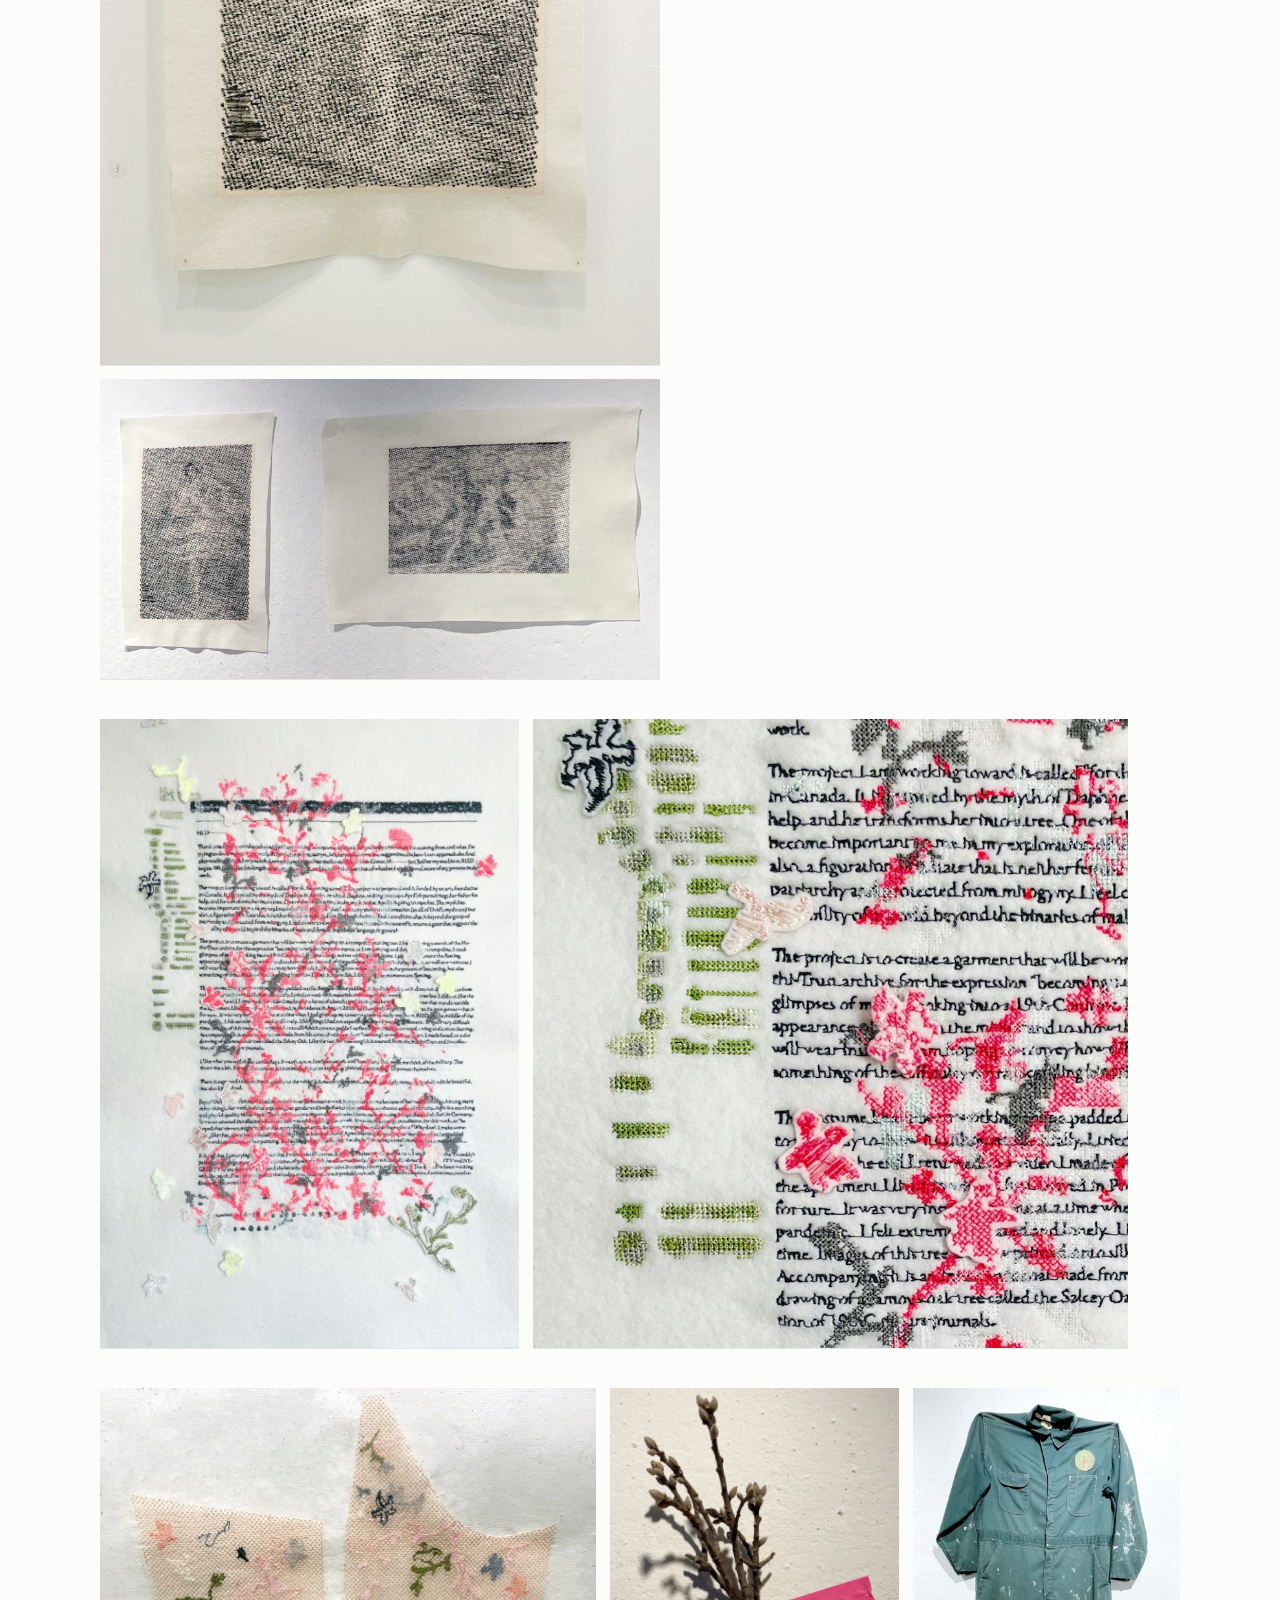
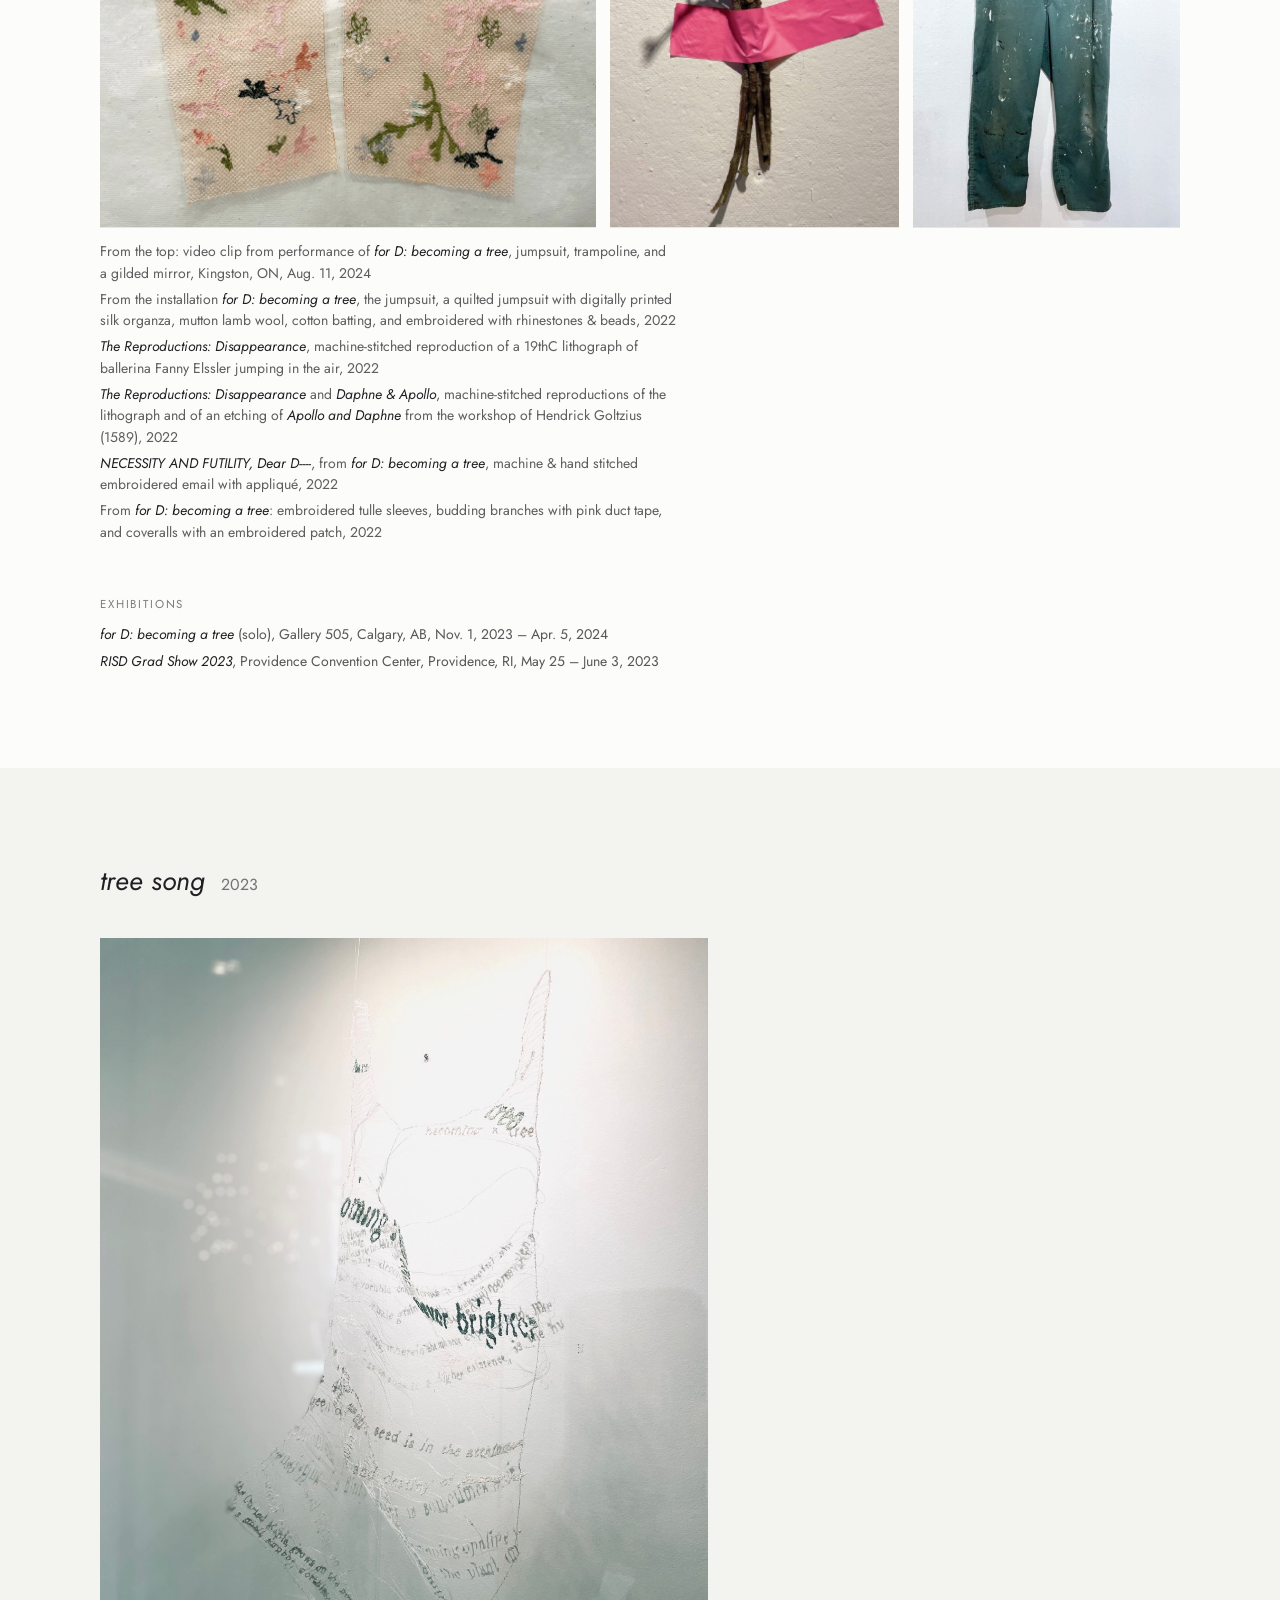
<file: textile-based-inquiry.html>
<!DOCTYPE html>
<html lang="en">
<head>
<meta charset="utf-8">
<meta name="viewport" content="width=device-width, initial-scale=1, viewport-fit=cover">
<title>Textile-based inquiry · Alexandra Emberley</title>
<link rel="preconnect" href="https://fonts.googleapis.com">
<link rel="preconnect" href="https://fonts.gstatic.com" crossorigin>
<link rel="stylesheet" href="https://fonts.googleapis.com/css2?family=Jost:ital,wght@0,400;0,500;1,400&display=swap">
<link rel="stylesheet" href="css/portfolio.css?v=fd24f55b">
</head>
<body>
<header class="band masthead" style="--ground:#fcfcfa">
  <div class="inner">
    <nav aria-label="Portfolio sections">
      <ul class="sections">
        <li><a href="early-works.html">Early works</a></li>
        <li><a href="textile-based-inquiry.html" aria-current="page">Textile-based inquiry</a></li>
        <li><a href="recent-work.html">Recent work</a></li>
      </ul>
    </nav>
  </div>
</header>

<main>
  <section class="band opener" style="--ground:#fcfcfa" aria-labelledby="section-title">
    <div class="inner">
      <span class="label">Portfolio 2026 &nbsp;·&nbsp; II</span>
      <h1 id="section-title">Textile-based inquiry</h1>
      <p class="dates">2020–2024</p>
    </div>
  </section>

  <article class="band work" style="--ground:#f3f3f0" aria-labelledby="w-sparrows">
    <div class="inner">
      <header class="work-head">
        <h2 id="w-sparrows">Sparrows and Swallows</h2>
        <p class="year">2020</p>
      </header>

      <figure class="plate">
        <div class="plate-media">
        <img src="images/textile/sparrows-and-swallows.jpg" width="960" height="1280" style="--view:85vh"
             alt="Embroidered swallow in blue and grey thread and beads, diving over a smaller embroidered bird on organza, with stitched script beneath.">
        </div>
        <figcaption><i>Sparrows &amp; Swallows</i>, embroidery, thread, beads, and organza. 18”x 26”, 2020</figcaption>
      </figure>
      <div class="shows">
        <div>
          <span class="label">Exhibitions</span>
          <ul>
          <li><i>Devotion: Sewing the Sacred</i>, <i>Surface Design Journal</i>, Fall 2020, co-curators Jovencio de la Paz and Lauren Sinner</li>
          </ul>
        </div>
      </div>
    </div>
  </article>

  <article class="band work" style="--ground:#fcfcfa" aria-labelledby="w-hydrangea">
    <div class="inner">
      <header class="work-head">
        <h2 id="w-hydrangea">Hydrangea Flower Pattern Necklace</h2>
        <p class="year">2022</p>
      </header>

      <figure class="plate">
        <div class="plate-media">
        <img src="images/textile/hydrangea-flower-necklace.jpg" width="974" height="984"
             alt="A beaded ring necklace on organza, silver beads with patches of colour, resting on lichen-covered bark.">
        </div>
        <figcaption><i>Hydrangea Flower Pattern Necklace</i>. Beads, appliqué and wire on organza. 10”x10”, 2022. The pattern was derived from a drawing made with a hydrangea flower and inspired by Schiaparelli’s <i>Necklace</i> (1938)</figcaption>
      </figure>
      <div class="shows">
        <div>
          <span class="label">Exhibitions</span>
          <ul>
          <li><i>Incremental Growth: RISD Graduate Textiles Biennial 2022</i>, Sol Koffler Gallery, 169 Weybosset Street, Providence, RI, Mar. 4 – Apr. 3, 2022</li>
          </ul>
        </div>
      </div>
    </div>
  </article>

  <article class="band work" style="--ground:#f3f3f0" aria-labelledby="w-petticoat">
    <div class="inner">
      <header class="work-head">
        <h2 id="w-petticoat">Petticoat Jacket/The Wolf and the Lamb</h2>
        <p class="year">2022/2023</p>
      </header>

      <figure class="plate">
        <div class="plate-media">
        <img src="images/textile/petticoat-jacket.jpg" width="886" height="903"
             alt="A jacket of translucent grey-striped silk organza, bleached and stained, with a button and tie.">
        </div>
        <figcaption><i>Petticoat Jacket/The Wolf and the Lamb</i>, deaccessioned horsehair petticoat, digitally printed silk organza treated with bleach and ferric with original button, tie, and tag, 2022/2023</figcaption>
      </figure>

      <figure class="plate">
        <div class="plate-media">
        <div class="row" style="--mw:880px;--sum:2.078;--gaps:14px">
          <img src="images/textile/petticoat-original.jpg" width="802" height="601" style="--ar:1.334"
             alt="The original deaccessioned horsehair petticoat in grey stripes, crumpled.">
          <img src="images/textile/wolf-and-lamb-fable.jpg" width="310" height="417" style="--ar:0.743"
             alt="A printed page of Aesop&#x27;s fable The Wolf and the Lamb with an engraving of a wolf.">
        </div>
        <img src="images/textile/petticoat-organza-print.jpg" width="900" height="484"
             alt="A digital image made from scans of the petticoat&#x27;s gathered stripes.">
        </div>
        <figcaption>Process work for <i>Petticoat Jacket</i>. Top is an image of the original deaccessioned petticoat and a copy of the Aesop’s Fable <i>The Wolf and the Lamb</i>. Below: digital image based on scans of the petticoat digitally printed on silk organza, 2022</figcaption>
      </figure>
      <div class="shows">
        <div>
          <span class="label">Exhibitions</span>
          <ul>
          <li><i>RISD Textile Triennial</i>, Woods-Gerry Gallery, RISD, Providence, RI, Nov. 22 – Dec. 8, 2024</li>
          <li><i>New Contemporaries 2023</i>, Gelman Gallery, RISD Museum, Providence, RI, July 1 – Oct. 15, 2023</li>
          <li><i>RISD Grad Show 2023</i>, Providence Convention Center, Providence, RI, May 25 – June 3, 2023</li>
          <li><a href="https://risdmuseum.org/exhibitions-events/exhibitions/inherent-vice-0" target="_blank" rel="noopener"><i>Inherent Vice: Hidden Narratives</i></a>, Donghia Gallery, RISD Museum, Providence, RI, July 23, 2022 – Jan. 15, 2023, an earlier version of the jacket and felt work</li>
          </ul>
        </div>
      </div>
    </div>
  </article>

  <article class="band work" style="--ground:#fcfcfa" aria-labelledby="w-sensing-fashion">
    <div class="inner">
      <header class="work-head">
        <h2 id="w-sensing-fashion">Sensing Fashion</h2>
        <p class="year">2023</p>
      </header>

      <figure class="plate">
        <div class="plate-media">
        <div class="row" style="--mw:870px;--sum:2.807;--gaps:14px">
          <img src="images/textile/sensing-fashion-four-samples.jpg" width="448" height="305" style="--ar:1.469"
             alt="Four embroidered samples mounted in a row in a museum wall case.">
          <img src="images/textile/sensing-fashion-gallery.jpg" width="412" height="308" style="--ar:1.338"
             alt="The Sensing Fashion gallery, with garments on forms and projected video on the walls.">
        </div>
        <img src="images/textile/sensing-fashion-samples-detail.jpg" width="864" height="558"
             alt="Two digitally embroidered samples in detail: one yellow and grey, one pale peach in diagonal bands.">
        </div>
        <figcaption><i>Samples</i>, a project for <i>Sensing Fashion</i>, an exhibition co-curated with Kate Irvin at the RISD Museum, 2023</figcaption>
      </figure>
      <p class="note">This museum-based research project marked a significant shift in my practice. As Graduate Fellow in Costume and Textiles at the RISD Museum (2022–23), I collaborated with curator Kate Irvin on <i>Sensing Fashion</i>, an exhibition shaped around a major donation of contemporary high-fashion garments. For the exhibit, I developed embroidered samples based on microscopic videos of the garments' surfaces, stitched using an industrial Tajima embroidery machine. The project was part of a larger investigation into whether digital embroidery could convey the sense of wonder often experienced with hand-embroidered work.</p>
      <div class="shows">
        <div>
          <span class="label">Exhibitions</span>
          <ul>
          <li><a href="https://risdmuseum.org/exhibitions-events/exhibitions/sensing-fashion" target="_blank" rel="noopener"><i>Sensing Fashion</i></a>, Donghia Gallery, RISD Museum, Providence, RI, Feb. 11 – July 30, 2023</li>
          </ul>
        </div>
      </div>
    </div>
  </article>

  <article class="band work" style="--ground:#f3f3f0" aria-labelledby="w-black-blossom-lace">
    <div class="inner">
      <header class="work-head">
        <h2 id="w-black-blossom-lace">Black Blossom Lace</h2>
        <p class="year">2023</p>
      </header>

      <figure class="plate">
        <div class="plate-media">
        <img src="images/textile/black-blossom-lace.jpg" width="1216" height="1175"
             alt="A loose ring of black machine-stitched lace in dense clusters, like blossoms joined by fine threads, on a white ground.">
        </div>
        <figcaption><i>Black Blossom Lace</i>, machine-stitched lace, 6” x 6”, 2023</figcaption>
      </figure>
      <span class="label poem-label">Ring-a-Ring-o’-Roses, traditional</span>
      <p class="verse">“Ring-a-ring o’-Roses,
 A pocketful of Posies;
 A-tisha! a-tisha!
 All fall down.”</p>
      <div class="shows">
        <div>
          <span class="label">Exhibitions</span>
          <ul>
          <li><i>RISD Textile Triennial</i>, Woods-Gerry Gallery, RISD, Providence, RI, Nov. 22 – Dec. 8, 2024</li>
          <li><i>CAAF Residency Exhibition</i>, cSPACE, Calgary, AB, July 1 – Aug. 31, 2023</li>
          </ul>
        </div>
      </div>
    </div>
  </article>

  <article class="band work" style="--ground:#fcfcfa" aria-labelledby="w-chrysalis">
    <div class="inner">
      <header class="work-head">
        <h2 id="w-chrysalis">Chrysalis Waistcoat</h2>
        <p class="year">2022</p>
      </header>

      <figure class="plate">
        <div class="plate-media">
        <img src="images/textile/chrysalis-waistcoat.jpg" width="1153" height="1536" style="--view:85vh"
             alt="A waistcoat of pale hand-made felt on a dress form, its surface densely machine-stitched with raised, lichen-like texture.">
        </div>
        <figcaption><i>Chrysalis Waistcoat</i>. Machine-stitching on hand-made felt. Thread, mutton lamb wool, 2022</figcaption>
      </figure>

      <figure class="plate">
        <div class="plate-media">
        <div class="row" style="--mw:845px;--sum:2.063;--gaps:28px">
          <img src="images/textile/chrysalis-source-oak.jpg" width="290" height="408" style="--ar:0.711"
             alt="Nineteenth-century photograph of a broad oak tree.">
          <img src="images/textile/chrysalis-process-a.jpg" width="293" height="412" style="--ar:0.711"
             alt="Process work: the oak pattern transferred in dark pounce on pink ground.">
          <img src="images/textile/chrysalis-process-b.jpg" width="254" height="396" style="--ar:0.641"
             alt="Process work: the oak pattern as a dotted outline drawing.">
        </div>
        <img src="images/textile/chrysalis-colour-source.jpg" width="816" height="459"
             alt="A found object from a sidewalk, bright yellow-green moss with dry leaves.">
        </div>
        <figcaption>Top: Process work and sources for <i>Chrysalis Waistcoat</i>. The pattern for the waistcoat was derived from a photograph of an oak tree from the <i>Journal of the Northamptonshire Natural History Society &amp; Field Club</i>, Northampton: Stanton &amp; Son. 1880-81. Vol.I, p.1. It was made with a process used in couture embroidery to transfer images onto cloth, called “prick &amp; pounce.” Bottom: Found object on RISD sidewalk as colour source</figcaption>
      </figure>

      <figure class="plate">
        <div class="plate-media">
        <img src="images/textile/felt-work-i-making.jpg" width="744" height="476"
             alt="Two views of large felt being made on studio tables.">
        </div>
        <figcaption>Large scale felt making studies, 2022</figcaption>
      </figure>
      <div class="shows">
        <div>
          <span class="label">Exhibitions</span>
          <ul>
          <li><i>RISD Textile Triennial</i>, Woods-Gerry Gallery, RISD, Providence, RI, Nov. 22 – Dec. 8, 2024</li>
          <li><i>RISD Grad Show 2023</i>, Providence Convention Center, Providence, RI, May 25 – June 3, 2023</li>
          <li><i>A Moment That Lasts Beyond Now</i>, Sol Koffler Gallery, Providence, RI, Sept. 7 – Oct. 2, 2022</li>
          </ul>
        </div>
      </div>
    </div>
  </article>

  <article class="band work" style="--ground:#f3f3f0" aria-labelledby="w-legend">
    <div class="inner">
      <header class="work-head">
        <h2 id="w-legend">Legend</h2>
        <p class="year">2023</p>
      </header>

      <figure class="plate">
        <div class="plate-media">
        <div class="book">
          <div class="pages" tabindex="0" role="region" aria-label="Pages from Legend, RISD MFA thesis. Scroll sideways to turn the pages.">
          <a class="page" href="images/legend/legend-p02.jpg" target="_blank" rel="noopener"><img src="images/legend/legend-p02.jpg" width="1275" height="1650" style="--ar:0.7727;--h:1650px" loading="lazy" alt="Legend, page 2"></a>
          <a class="page" href="images/legend/legend-p03.jpg" target="_blank" rel="noopener"><img src="images/legend/legend-p03.jpg" width="1275" height="1650" style="--ar:0.7727;--h:1650px" loading="lazy" alt="Legend, page 3"></a>
          <a class="page" href="images/legend/legend-p04.jpg" target="_blank" rel="noopener"><img src="images/legend/legend-p04.jpg" width="1275" height="1650" style="--ar:0.7727;--h:1650px" loading="lazy" alt="Legend, page 4"></a>
          <a class="page" href="images/legend/legend-p05.jpg" target="_blank" rel="noopener"><img src="images/legend/legend-p05.jpg" width="1275" height="1650" style="--ar:0.7727;--h:1650px" loading="lazy" alt="Legend, page 5"></a>
          <a class="page" href="images/legend/legend-p06.jpg" target="_blank" rel="noopener"><img src="images/legend/legend-p06.jpg" width="1275" height="1650" style="--ar:0.7727;--h:1650px" loading="lazy" alt="Legend, page 6"></a>
          <a class="page" href="images/legend/legend-p09.jpg" target="_blank" rel="noopener"><img src="images/legend/legend-p09.jpg" width="1275" height="1650" style="--ar:0.7727;--h:1650px" loading="lazy" alt="Legend, page 9"></a>
          <a class="page" href="images/legend/legend-p08.jpg" target="_blank" rel="noopener"><img src="images/legend/legend-p08.jpg" width="1275" height="1650" style="--ar:0.7727;--h:1650px" loading="lazy" alt="Legend, page 8"></a>
          <a class="page" href="images/legend/legend-p07.jpg" target="_blank" rel="noopener"><img src="images/legend/legend-p07.jpg" width="1275" height="1650" style="--ar:0.7727;--h:1650px" loading="lazy" alt="Legend, page 7"></a>
          <a class="page" href="images/legend/legend-p11.jpg" target="_blank" rel="noopener"><img src="images/legend/legend-p11.jpg" width="1275" height="1650" style="--ar:0.7727;--h:1650px" loading="lazy" alt="Legend, page 11"></a>
          <a class="page" href="images/legend/legend-p12.jpg" target="_blank" rel="noopener"><img src="images/legend/legend-p12.jpg" width="1275" height="1650" style="--ar:0.7727;--h:1650px" loading="lazy" alt="Legend, page 12"></a>
          </div>
          <div class="book-controls">
            <button type="button" class="btn" data-turn="-1">Previous</button>
            <button type="button" class="btn" data-turn="1">Next</button>
            <span class="hint">Scroll sideways, or select a page to open it at full size.</span>
          </div>
        </div>
        </div>
        <figcaption>Excerpt from <i>Legend</i>, RISD MFA Thesis, Textiles, 2023</figcaption>
      </figure>
      <div class="shows">
        <div>
          <span class="label">Exhibitions</span>
          <ul>
          <li><i>RISD Grad Show 2023</i>, Providence Convention Center, Providence, RI, May 25 – June 3, 2023</li>
          </ul>
        </div>
      </div>
    </div>
  </article>

  <article class="band work" style="--ground:#fcfcfa" aria-labelledby="w-for-d">
    <div class="inner">
      <header class="work-head">
        <h2 id="w-for-d">for D: becoming a tree</h2>
        <p class="year">2023/2024</p>
      </header>

      <figure class="plate">
        <div class="plate-media">
        <div class="row" style="--mw:1274px;--sum:1.544;--gaps:14px">
          <video class="clip" src="media/for-d-performance.mp4" poster="media/for-d-performance-poster.jpg" width="612" height="816" style="--ar:0.750" muted loop playsinline preload="none" tabindex="0" aria-label="Performance of for D: becoming a tree: the artist in the quilted jumpsuit, holding branches, before a gilded mirror.. Select to pause or play."></video>
          <img src="images/textile/for-d-jumpsuit.jpg" width="743" height="936" style="--ar:0.794"
             alt="A quilted jumpsuit in mottled green and cream silk organza, embroidered with rhinestones and beads.">
        </div>
        <div class="space"></div>
        <div class="stack" style="max-width:560px">
        <img src="images/textile/for-d-dot-drawing.jpg" width="623" height="936"
             alt="A machine-stitched dot drawing on white fabric, a dense field of small dark stitches.">
        <img src="images/textile/for-d-dot-drawings-pair.jpg" width="1728" height="926"
             alt="Two machine-stitched dot drawings pinned side by side on a white wall.">
        </div>
        <div class="space"></div>
        <div class="row" style="--mw:1487px;--sum:1.609;--gaps:14px">
          <img src="images/textile/for-d-dear-d-email.jpg" width="886" height="1332" style="--ar:0.665"
             alt="An embroidered email on white fabric: lines of dark machine-stitched text overlaid with pink stitched blossoms and green appliqué.">
          <img src="images/textile/for-d-dear-d-email-detail.jpg" width="864" height="915" style="--ar:0.944"
             alt="Close view of the embroidered email: lines of black stitched text crossed by pink cross-stitch blossoms, felt appliqué flowers, and green stitched bars in the margin.">
        </div>
        <div class="space"></div>
        <div class="row" style="--mw:1629px;--sum:2.397;--gaps:28px">
          <img src="images/textile/for-d-tulle-sleeves.jpg" width="1000" height="884" style="--ar:1.131"
             alt="Two pieces of pale peach tulle, cut as sleeve and bodice pattern pieces, embroidered with small pink, green, black and blue blossoms.">
          <img src="images/textile/for-d-branch-drawing.jpg" width="937" height="1424" style="--ar:0.658"
             alt="A bundle of bare branches bound with pink duct tape against a white wall.">
          <img src="images/textile/for-d-coveralls.jpg" width="406" height="668" style="--ar:0.608"
             alt="Green coveralls hanging on a wall, with a small embroidered patch on the chest.">
        </div>
        </div>
        <figcaption><span class="line">From the top: video clip from performance of <i>for D: becoming a tree</i>, jumpsuit, trampoline, and a gilded mirror, Kingston, ON, Aug. 11, 2024</span><span class="line">From the installation <i>for D: becoming a tree</i>, the jumpsuit, a quilted jumpsuit with digitally printed silk organza, mutton lamb wool, cotton batting, and embroidered with rhinestones &amp; beads, 2022</span><span class="line"><i>The Reproductions: Disappearance</i>, machine-stitched reproduction of a 19thC lithograph of ballerina Fanny Elssler jumping in the air, 2022</span><span class="line"><i>The Reproductions: Disappearance</i> and <i>Daphne &amp; Apollo</i>, machine-stitched reproductions of the lithograph and of an etching of <i>Apollo and Daphne</i> from the workshop of Hendrick Goltzius (1589), 2022</span><span class="line"><i>NECESSITY AND FUTILITY, Dear D----</i>, from <i>for D: becoming a tree</i>, machine &amp; hand stitched embroidered email with appliqué, 2022</span><span class="line">From <i>for D: becoming a tree</i>: embroidered tulle sleeves, budding branches with pink duct tape, and coveralls with an embroidered patch, 2022</span></figcaption>
      </figure>
      <div class="shows">
        <div>
          <span class="label">Exhibitions</span>
          <ul>
          <li><i>for D: becoming a tree</i> (solo), Gallery 505, Calgary, AB, Nov. 1, 2023 – Apr. 5, 2024</li>
          <li><i>RISD Grad Show 2023</i>, Providence Convention Center, Providence, RI, May 25 – June 3, 2023</li>
          </ul>
        </div>
      </div>
    </div>
  </article>

  <article class="band work" style="--ground:#f3f3f0" aria-labelledby="w-tree-song">
    <div class="inner">
      <header class="work-head">
        <h2 id="w-tree-song">tree song</h2>
        <p class="year">2023</p>
      </header>

      <figure class="plate">
        <div class="plate-media">
        <img src="images/textile/tree-song.jpg" width="1152" height="1536" style="--view:90vh"
             alt="Machine-stitched lace hanging against a pale wall: a tall, narrow tree form made of stitched lines of text.">
        </div>
        <figcaption><span class="line">Machine-stitched lace, 14” x 28”</span><span class="line">From <i>for D: becoming a tree</i></span></figcaption>
      </figure>
      <p class="note"><i>tree song</i> is part of <i>for D: becoming a tree</i>, a larger body of work I developed from the myth of Apollo and Daphne. In Ovid's telling, Daphne becomes a laurel tree to escape Apollo's pursuit. In 2022 I searched the full-text collection of the HathiTrust Digital Library for the phrase “becoming a tree” and selected twelve passages from the results. I digitally stitched these fragments into a single textile, and the work became part of my material exploration of lace-like structures made through machine stitching.</p>
      <p class="note">Eleven of the twelve passages come from works written by men or published without attribution under male editors. The one woman in the search did not publish under her own name. The preface to <i>Esthwaite Water</i> is signed “The Authoress.” In it, she explains that she appears before the public anonymously and that the book's profits will support charitable and educational work. Her passage extends the parable of the mustard seed to her own small book, which she hopes will grow into a tree. She is the only writer among the twelve who applies the phrase to herself.</p>
      <div class="side">
      <figure class="plate">
        <div class="plate-media">
        <a class="capped" href="images/textile/tree-song-sources.jpg" target="_blank" rel="noopener" style="max-width:420px"><img src="images/textile/tree-song-sources.jpg" width="1154" height="1775" alt="Twelve printed passages clipped from digitized books, each containing the phrase becoming a tree, highlighted in yellow and green."></a>
        </div>
        <figcaption><span class="line">From a search of the HathiTrust website for the phrase “becoming a tree,” 2022</span><span class="line">The typefaces of the sources were carried into the stitch file</span></figcaption>
      </figure>
        <div class="note side-text"><p>The sources, in the order they appear in the work, are:</p>
        <ol class="sources">
        <li>Thomas Nuttall, <i>The North American Sylva</i>, vol. 1 (1852): the box-leaved Eugenia at Key West.</li>
        <li>W. H. Muldrew, <i>Sylvan Ontario</i> (Toronto, 1901): the Canadian juneberry.</li>
        <li>Leslie A. Viereck and Elbert L. Little Jr., <i>Guide to Alaska Trees</i> (US Department of Agriculture, 1974): the Scouler willow.</li>
        <li>Marshall Kittredge Abbott, <i>Myopia Songs &amp; Waltzes</i> (1897): the Myopia Hunt Club in Massachusetts, described as a sapling.</li>
        <li>Harvey Monroe Hall, “Studies in Ornamental Trees and Shrubs,” <i>University of California Publications in Botany</i> (1910): the Eugenia hedge.</li>
        <li>Hall (1910): the bottlebrush <i>Callistemon speciosus</i>.</li>
        <li>Hall (1910): the bottlebrush <i>Callistemon speciosus</i>.</li>
        <li><i>The Penny Cyclopaedia</i> (1837), article “Cupressus”: the spreading cypress.</li>
        <li><i>The Penny Cyclopaedia</i> (1835), article “Bambusa”: tabasheer, a substance secreted by bamboo.</li>
        <li>Charles Knight, ed., <i>The English Cyclopaedia: Natural History</i> (1854), article “Acer”: the curled maple.</li>
        <li>Rabindranath Tagore, <i>Sādhanā: The Realisation of Life</i> (1913): the seed and its dharma.</li>
        <li><i>Esthwaite Water: A Poem in Three Parts</i> (1854), “By a Lady”: the author's hope for her book.</li>
      </ol></div>
      </div>
      <div class="shows">
        <div>
          <span class="label">Exhibitions</span>
          <ul>
          <li><i>for D: becoming a tree</i>, Gallery 505, Calgary, AB, Nov. 1, 2023 – Apr. 5, 2024</li>
          <li><i>RISD Grad Show 2023</i>, Providence Convention Center, Providence, RI, May 25 – June 3, 2023</li>
          </ul>
        </div>
      </div>
    </div>
  </article>
</main>

<footer class="band close" style="--ground:#fcfcfa">
  <div class="inner">
    <div class="next">
      <span class="label">Next</span>
      <a class="btn" href="recent-work.html">III &nbsp;Recent work</a>
      <a class="btn" href="index.html">Portfolio index</a>
    </div>
    <p class="rights">© Alexandra Emberley, 2010–2026. All images and artworks reproduced in this portfolio are the property of the artist and may not be reproduced or distributed without written permission.</p>
  </div>
</footer>
<script>
document.querySelectorAll('.book').forEach(function (book) {
  var strip = book.querySelector('.pages');
  var items = Array.prototype.slice.call(strip.querySelectorAll('.page'));
  var prev = book.querySelector('[data-turn="-1"]'), next = book.querySelector('[data-turn="1"]');
  function lefts() {  // where each page starts, measured inside the strip
    var base = strip.getBoundingClientRect().left - strip.scrollLeft;
    return items.map(function (it) { return it.getBoundingClientRect().left - base; });
  }
  function ends() {
    var max = strip.scrollWidth - strip.clientWidth;
    prev.disabled = strip.scrollLeft <= 2;
    next.disabled = strip.scrollLeft >= max - 2;
  }
  function turn(dir) {
    var x = strip.scrollLeft, max = strip.scrollWidth - strip.clientWidth, pos = lefts(), to;
    if (dir > 0) { to = pos.find(function (l) { return l > x + 4; }); if (to === undefined || to > max) to = max; }
    else { to = 0; pos.forEach(function (l) { if (l < x - 4) to = l; }); }
    strip.style.scrollSnapType = 'none';
    strip.scrollTo({ left: to, behavior: 'smooth' });
    clearTimeout(strip._snap);
    strip._snap = setTimeout(function () { strip.style.scrollSnapType = ''; ends(); }, 700);
  }
  prev.addEventListener('click', function () { turn(-1); });
  next.addEventListener('click', function () { turn(1); });
  strip.addEventListener('scroll', ends, { passive: true });
  window.addEventListener('resize', ends);
  window.addEventListener('load', ends);
  ends();
});
</script>
<script>
(function () {
  var clips = document.querySelectorAll('video.clip');
  var still = window.matchMedia('(prefers-reduced-motion: reduce)').matches;
  if (!clips.length || still || !('IntersectionObserver' in window)) return;
  var seen = new IntersectionObserver(function (entries) {
    entries.forEach(function (e) {
      if (e.isIntersecting) { e.target.play().catch(function () {}); }
      else { e.target.pause(); }
    });
  }, { threshold: 0.35 });
  clips.forEach(function (v) { seen.observe(v); });
})();
document.querySelectorAll('video.clip').forEach(function (v) {
  function toggle() { if (v.paused) { v.play().catch(function () {}); } else { v.pause(); } }
  v.addEventListener('click', toggle);
  v.addEventListener('keydown', function (e) { if (e.key === 'Enter' || e.key === ' ') { e.preventDefault(); toggle(); } });
});
</script>
<script data-goatcounter="https://aemberley.goatcounter.com/count" async src="//gc.zgo.at/count.js"></script>
<!-- Statcounter -->
<script>var sc_project=13358656; var sc_invisible=1; var sc_security="503b06b8";</script>
<script src="https://www.statcounter.com/counter/counter.js" async></script>
<noscript><div class="statcounter"><a title="Web Analytics Made Easy - Statcounter" href="https://statcounter.com/" target="_blank"><img class="statcounter" src="https://c.statcounter.com/13358656/0/503b06b8/1/" alt="Web Analytics Made Easy - Statcounter" referrerPolicy="no-referrer-when-downgrade"></a></div></noscript>
</body>
</html>
</file>
<file: css/portfolio.css>
/* Alexandra Emberley, Portfolio 2026
   One type system across every page: Jost, a geometric face after Futura.
   Each work sets its own ground with --ground and, on dark grounds, --ink. */

:root {
  --paper: #fcfcfa;
  --ink: #1e2023;
  --gilt: #8a6a2c;
  --ground: var(--paper);
  --view: 70vh;  /* the tallest any work is shown, so a whole piece fits on a laptop screen */
  color-scheme: light;
}

*, *::before, *::after { box-sizing: border-box; }

body {
  margin: 0;
  background: var(--paper);
  color: var(--ink);
  font-family: "Jost", "Futura", "Futura PT", "Century Gothic", "Helvetica Neue", Arial, sans-serif;
  font-size: 16px;
  line-height: 1.6;
  -webkit-font-smoothing: antialiased;
}

img { display: block; max-width: 100%; height: auto; }
a { color: inherit; }
a:focus-visible { outline: 2px solid var(--gilt); outline-offset: 3px; }

/* every band shares one measure and one gutter */
.band {
  background: var(--ground);
  color: var(--ink);
  padding-inline: max(16px, 4vw);
}
.inner { max-width: 1080px; margin: 0 auto; }

/* masthead */
.masthead { padding-block: 22px 0; }
.masthead .inner {
  display: flex; flex-wrap: wrap; justify-content: flex-end; align-items: baseline;
  gap: 8px 28px;
}
.sections { display: flex; flex-wrap: wrap; gap: 6px 22px; margin: 0; padding: 0; list-style: none; }
.sections a, .label {
  font-size: 11.5px; letter-spacing: .16em; text-transform: uppercase; text-decoration: none;
  color: color-mix(in srgb, var(--ink) 58%, transparent);
}
.sections a:hover { color: var(--ink); }
.sections a[aria-current="page"] {
  color: var(--ink);
  text-decoration: underline; text-decoration-color: var(--gilt); text-underline-offset: 5px;
}

/* section opener */
.opener { padding-block: clamp(56px, 11vw, 120px) clamp(40px, 7vw, 72px); }
.opener .label { display: block; margin-bottom: 14px; }
.opener h1 {
  margin: 0; font-weight: 400; font-size: clamp(30px, 4.4vw, 44px); line-height: 1.12; letter-spacing: -.005em;
  text-wrap: balance;
}
.opener .dates { margin: 10px 0 0; font-size: 17px; color: color-mix(in srgb, var(--ink) 62%, transparent); }

/* a work */
.work { padding-block: clamp(52px, 8vw, 96px); }
.work-head { display: flex; flex-wrap: wrap; align-items: baseline; gap: 4px 16px; margin: 0 0 clamp(24px, 4vw, 40px); }
.work-head h2 { margin: 0; font-weight: 400; font-style: italic; font-size: clamp(22px, 2.6vw, 27px); line-height: 1.25; }
.work-head .year { margin: 0; font-size: 16px; color: color-mix(in srgb, var(--ink) 60%, transparent); font-variant-numeric: oldstyle-nums; }

/* plates: a group of images with the caption that belongs to them */
.plate { margin: 0; display: grid; gap: 14px; justify-items: start; }
.plate + .plate { margin-top: clamp(40px, 6vw, 64px); }
.plate-media { display: contents; }
.plate-media > img { width: auto; max-height: var(--view); }
.capped { display: block; width: 100%; }
.capped img { width: 100%; height: auto; }
.plate img { box-shadow: 0 1px 0 color-mix(in srgb, var(--ink) 10%, transparent); }

/* a row of images held to one height: each figure grows by its aspect ratio */
.row { display: flex; gap: 14px; width: 100%; max-width: min(var(--mw), calc(var(--view) * var(--sum) + var(--gaps))); }
.row > img { flex: var(--ar) 1 0; min-width: 0; width: 100%; }

.plate figcaption {
  max-width: 72ch; font-size: 14px; line-height: 1.55;
  color: color-mix(in srgb, var(--ink) 72%, transparent);
}
.plate figcaption i { color: var(--ink); }
.plate figcaption .line { display: block; }
.plate figcaption .line + .line { margin-top: 4px; }
.plate figcaption a { text-decoration-color: var(--gilt); text-underline-offset: 3px; overflow-wrap: anywhere; }

/* the artist's own text on a work, set at reading size */
.note { max-width: 66ch; margin: 28px 0 0; font-size: 16px; line-height: 1.65; }
.note i { font-style: italic; }

/* moving image */
.clip, .film { display: block; max-width: 100%; height: auto; max-height: var(--view); width: auto; background: transparent; }
.clip { cursor: pointer; }
.clip:focus-visible, .film:focus-visible { outline: 2px solid var(--gilt); outline-offset: 3px; }
.player { display: grid; gap: 10px; width: fit-content; max-width: 100%; }
.player .film { cursor: pointer; box-shadow: 0 0 0 1px color-mix(in srgb, var(--ink) 10%, transparent); }
.player-controls { display: flex; flex-wrap: wrap; align-items: center; gap: 8px 12px; }
.player-controls .btn { font-family: inherit; background: transparent; cursor: pointer; }
.player-controls .seek { flex: 1 1 140px; min-width: 120px; accent-color: color-mix(in srgb, var(--ink) 60%, transparent); }
.player-controls .time { font-size: 13px; font-variant-numeric: tabular-nums; color: color-mix(in srgb, var(--ink) 60%, transparent); min-width: 7.5em; }
.row > .clip, .row > .film { flex: var(--ar) 1 0; min-width: 0; width: 100%; max-height: none; }

/* a publication shown page by page */
.book { width: 100%; display: grid; gap: 14px; }
.pages {
  display: flex; align-items: flex-start; gap: 18px; overflow-x: auto; scroll-snap-type: x mandatory;
  padding-block: 4px 12px; overscroll-behavior-x: contain; position: relative;
}
.pages:focus-visible { outline: 2px solid var(--gilt); outline-offset: 4px; }
.page { flex: none; scroll-snap-align: start; display: block; }
.page img {
  height: min(clamp(320px, 64vh, 720px), calc(var(--h, 2000px) * 1.2));
  width: auto; max-width: none; background: #fff;
  box-shadow: 0 1px 3px color-mix(in srgb, var(--ink) 18%, transparent);
}
.book-controls { display: flex; flex-wrap: wrap; align-items: center; gap: 10px 12px; }
.book-controls button { font-family: inherit; background: transparent; cursor: pointer; }
.book-controls button:disabled { opacity: .35; cursor: default; }
.hint { font-size: 13px; font-style: italic; color: color-mix(in srgb, var(--ink) 55%, transparent); }

/* text that opens a work, and the links that close it */
.note.lead { margin: 0 0 clamp(28px, 4vw, 40px); }
.work-links { margin-top: clamp(32px, 5vw, 48px); }
.plate + .note + .plate, .note + .plate { margin-top: clamp(40px, 6vw, 64px); }
.roman { font-style: normal; }

/* front page: one band per section */
.contents { padding-block: clamp(44px, 7vw, 80px); }
.contents .inner { display: grid; grid-template-columns: minmax(0, 1fr) minmax(0, 1.1fr); gap: clamp(24px, 4vw, 56px); align-items: center; }
.contents h2 { margin: 6px 0 4px; font-weight: 400; font-size: clamp(24px, 3vw, 32px); line-height: 1.15; }
.contents h2 a { text-decoration: none; }
.contents .dates { margin: 0 0 18px; font-size: 16px; color: color-mix(in srgb, var(--ink) 62%, transparent); }
.contents ul { list-style: none; margin: 0 0 24px; padding: 0; display: grid; gap: 2px; font-size: 15.5px; }
.contents li i { font-style: italic; }
.contents img { width: 100%; height: auto; max-height: 60vh; object-fit: cover; }
.contents.wide .inner { grid-template-columns: minmax(0, 1fr) minmax(0, 1.5fr); }
@media (max-width: 760px) { .contents .inner { grid-template-columns: 1fr; } }

.note + .note { margin-top: 12px; }
.note > .label:only-child { display: block; margin-top: 8px; }
.colophon { max-width: 72ch; margin-top: 28px; font-size: 13.5px; line-height: 1.5; color: color-mix(in srgb, var(--ink) 72%, transparent); }
.colophon .label { display: block; margin-bottom: 6px; }
.colophon p { margin: 0 0 6px; }
.colophon a { overflow-wrap: anywhere; text-decoration-color: var(--gilt); text-underline-offset: 3px; }

ol.sources { max-width: 68ch; margin: 10px 0 0; padding-left: 1.6em; font-size: 14.5px; line-height: 1.55; display: grid; gap: 4px; font-variant-numeric: oldstyle-nums; }
ol.sources li::marker { color: color-mix(in srgb, var(--ink) 55%, transparent); }

@media (max-width: 640px) { /* phone strip: keep portraits and landscapes closer in height */
  .page img { height: min(calc((100vw - 32px) / var(--ar, .7727)), calc((100vw - 32px) * 1.05), calc(var(--h, 2000px) * 1.2)); }
}

/* close of section */
footer.close .inner { border-top: 1px solid color-mix(in srgb, var(--ink) 14%, transparent); padding-top: clamp(28px, 4vw, 40px); }
.close { padding-block: clamp(56px, 8vw, 88px) 36px; }
.close .inner { display: grid; gap: 40px; }
.next { display: flex; flex-wrap: wrap; gap: 10px 14px; align-items: center; }
.btn {
  font-size: 13px; letter-spacing: .03em; text-decoration: none;
  color: color-mix(in srgb, var(--ink) 70%, transparent);
  border: 1px solid color-mix(in srgb, var(--ink) 22%, transparent);
  padding: 6px 12px; border-radius: 2px; transition: color .3s, border-color .3s;
}
.btn:hover { color: var(--ink); border-color: color-mix(in srgb, var(--ink) 50%, transparent); }
.btn i { font-style: italic; }
.rights { margin: 0; font-size: 12.5px; line-height: 1.5; max-width: 72ch; color: color-mix(in srgb, var(--ink) 55%, transparent); }

@media (max-width: 640px) {
  body { font-size: 15.5px; }
  .row { flex-direction: column; max-width: var(--mw); }
  .row > img { flex: none; }
  .plate figcaption { font-size: 13.5px; }
}
@media (prefers-reduced-motion: reduce) { .btn { transition: none; } }

/* about and CV */
.prose .inner > .label { display: block; margin: clamp(36px, 5vw, 52px) 0 0; font-weight: 400; }
.prose .note.ack { margin-top: 0; color: color-mix(in srgb, var(--ink) 75%, transparent); }
.prose .note a { text-decoration-color: var(--gilt); text-underline-offset: 3px; }
.cv { padding-bottom: 8px; }
.cv section + section { margin-top: clamp(36px, 5vw, 52px); }
.cv h2 {
  margin: 0 0 14px; font-weight: 400; font-size: 11.5px; letter-spacing: .16em; text-transform: uppercase;
  color: color-mix(in srgb, var(--ink) 58%, transparent);
}
.cv .entry { display: grid; grid-template-columns: 5.5rem minmax(0, 1fr); gap: 0 18px; max-width: 72ch; margin: 0 0 8px; font-size: 15px; line-height: 1.5; }
.cv .year { color: color-mix(in srgb, var(--ink) 60%, transparent); font-variant-numeric: tabular-nums; white-space: nowrap; }
.cv ul.skills { list-style: none; margin: 0; padding: 0; font-size: 15px; line-height: 1.5; display: grid; gap: 4px; }
.cv p.plain { margin: 0; font-size: 15px; max-width: 72ch; }
@media (max-width: 520px) {
  .cv .entry { grid-template-columns: 1fr; margin-bottom: 12px; }
}

.masthead .home {
  font-size: 11.5px; letter-spacing: .16em; text-transform: uppercase; text-decoration: none;
  color: color-mix(in srgb, var(--ink) 58%, transparent);
}
.masthead .home:hover { color: var(--ink); }
.masthead .home[aria-current="page"] { color: var(--ink); text-decoration: underline; text-decoration-color: var(--gilt); text-underline-offset: 5px; }

/* exhibition history and funding acknowledgement beneath a work */
.shows { margin-top: clamp(36px, 5vw, 52px); max-width: 72ch; }
.shows .label { display: block; margin-bottom: 10px; }
.shows ul { list-style: none; margin: 0; padding: 0; display: grid; gap: 6px; font-size: 14px; line-height: 1.5; color: color-mix(in srgb, var(--ink) 75%, transparent); }
.shows i { color: var(--ink); }
.shows a { color: inherit; text-decoration-color: var(--gilt); text-underline-offset: 3px; }
.afa { margin: 28px 0 0; }
.afa img { width: 132px; height: auto; opacity: .55; box-shadow: none; }
.verse { margin: 0; font-size: 15px; line-height: 1.7; font-style: italic; white-space: pre-line; }
.poem { margin: 0; font-size: 14.5px; line-height: 1.75; max-width: 72ch; white-space: pre-wrap; }
.poem-label { display: block; margin: clamp(32px, 5vw, 44px) 0 12px; }
.note.poem-src { margin-top: 12px; font-size: 13.5px; color: color-mix(in srgb, var(--ink) 65%, transparent); }
.hero { padding-block: clamp(24px, 4vw, 48px) 0; }
.hero .clip { width: 100%; max-height: none; cursor: default; }
.hero-cap { margin: 10px 0 0; font-size: 13px; color: color-mix(in srgb, var(--ink) 60%, transparent); }
.hero + .opener { padding-top: clamp(40px, 6vw, 72px); }

/* cover page: the clip alone, centred in the window */
.cover { min-height: calc(100vh - 64px); min-height: calc(100svh - 64px); display: grid; align-items: center; padding-block: 24px 48px; }
.cover .clip { width: 100%; max-height: calc(100vh - 200px); object-fit: contain; cursor: default; }
.cover-line { display: flex; flex-wrap: wrap; justify-content: space-between; align-items: center; gap: 12px 24px; margin: 14px 0 0; font-size: 13px; color: color-mix(in srgb, var(--ink) 60%, transparent); }
.note.excerpt-note { margin: 0 0 4px; font-size: 14.5px; color: color-mix(in srgb, var(--ink) 75%, transparent); }
.player:fullscreen { width: 100%; height: 100%; background: var(--ground); padding: 24px; display: grid; grid-template-rows: 1fr auto; align-items: center; justify-items: center; }
.player:fullscreen .film { max-height: calc(100vh - 110px); width: auto; max-width: 100%; }
.player:-webkit-full-screen { width: 100%; height: 100%; background: var(--ground); padding: 24px; display: grid; grid-template-rows: 1fr auto; align-items: center; justify-items: center; }

/* an installation view beside the exhibition list */
.shows.with-img { max-width: none; display: grid; grid-template-columns: minmax(0, 1fr) minmax(0, 300px); gap: 20px 48px; align-items: start; }
.shows.with-img > div { max-width: 72ch; }
.shows-img { margin: 0; }
.shows-img img { width: 100%; height: auto; }
.shows-img figcaption { margin-top: 8px; font-size: 13px; line-height: 1.5; color: color-mix(in srgb, var(--ink) 65%, transparent); }
.shows-img figcaption i { color: var(--ink); }
@media (max-width: 700px) { .shows.with-img { grid-template-columns: 1fr; } .shows-img { max-width: 300px; } }

/* parts of one work at a single width */
.stack { display: grid; gap: 14px; width: 100%; }
.stack img { width: 100%; height: auto; max-height: none; }
.stack .row { max-width: none; }
.plate .space { height: 12px; width: 100%; }
.side { display: grid; grid-template-columns: minmax(0, 420px) minmax(0, 1fr); gap: 20px 48px; align-items: start; margin-top: clamp(40px, 6vw, 64px); }
.side .plate { max-width: none; }
.side .note { margin-top: 0; }
.side .note p { margin: 0; }
.side ol.sources { max-width: none; }
@media (max-width: 760px) { .side { grid-template-columns: 1fr; } }
/* exhibition documentation after the list */
.shows + .plate.doc, .plate.doc + .plate.doc { margin-top: clamp(28px, 4vw, 40px); }
.plate.doc figcaption { font-size: 13px; }
</file>
